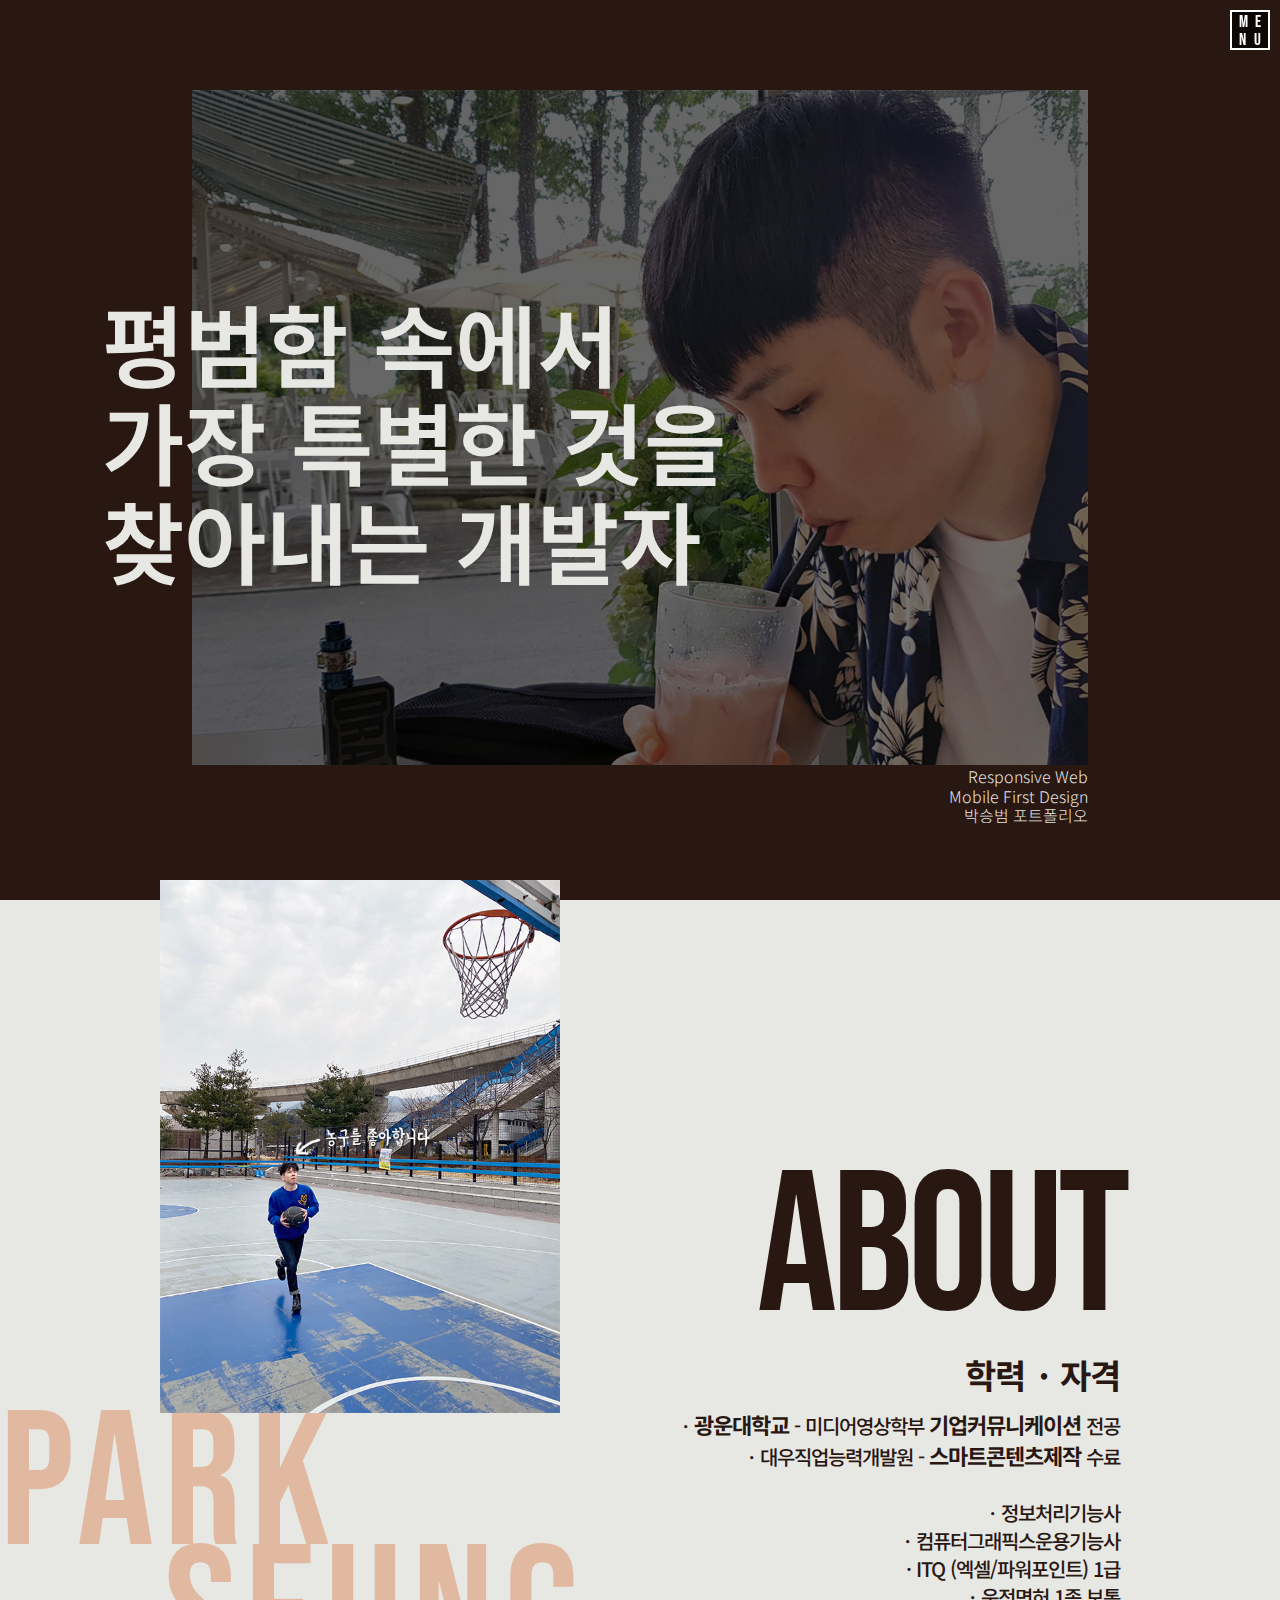
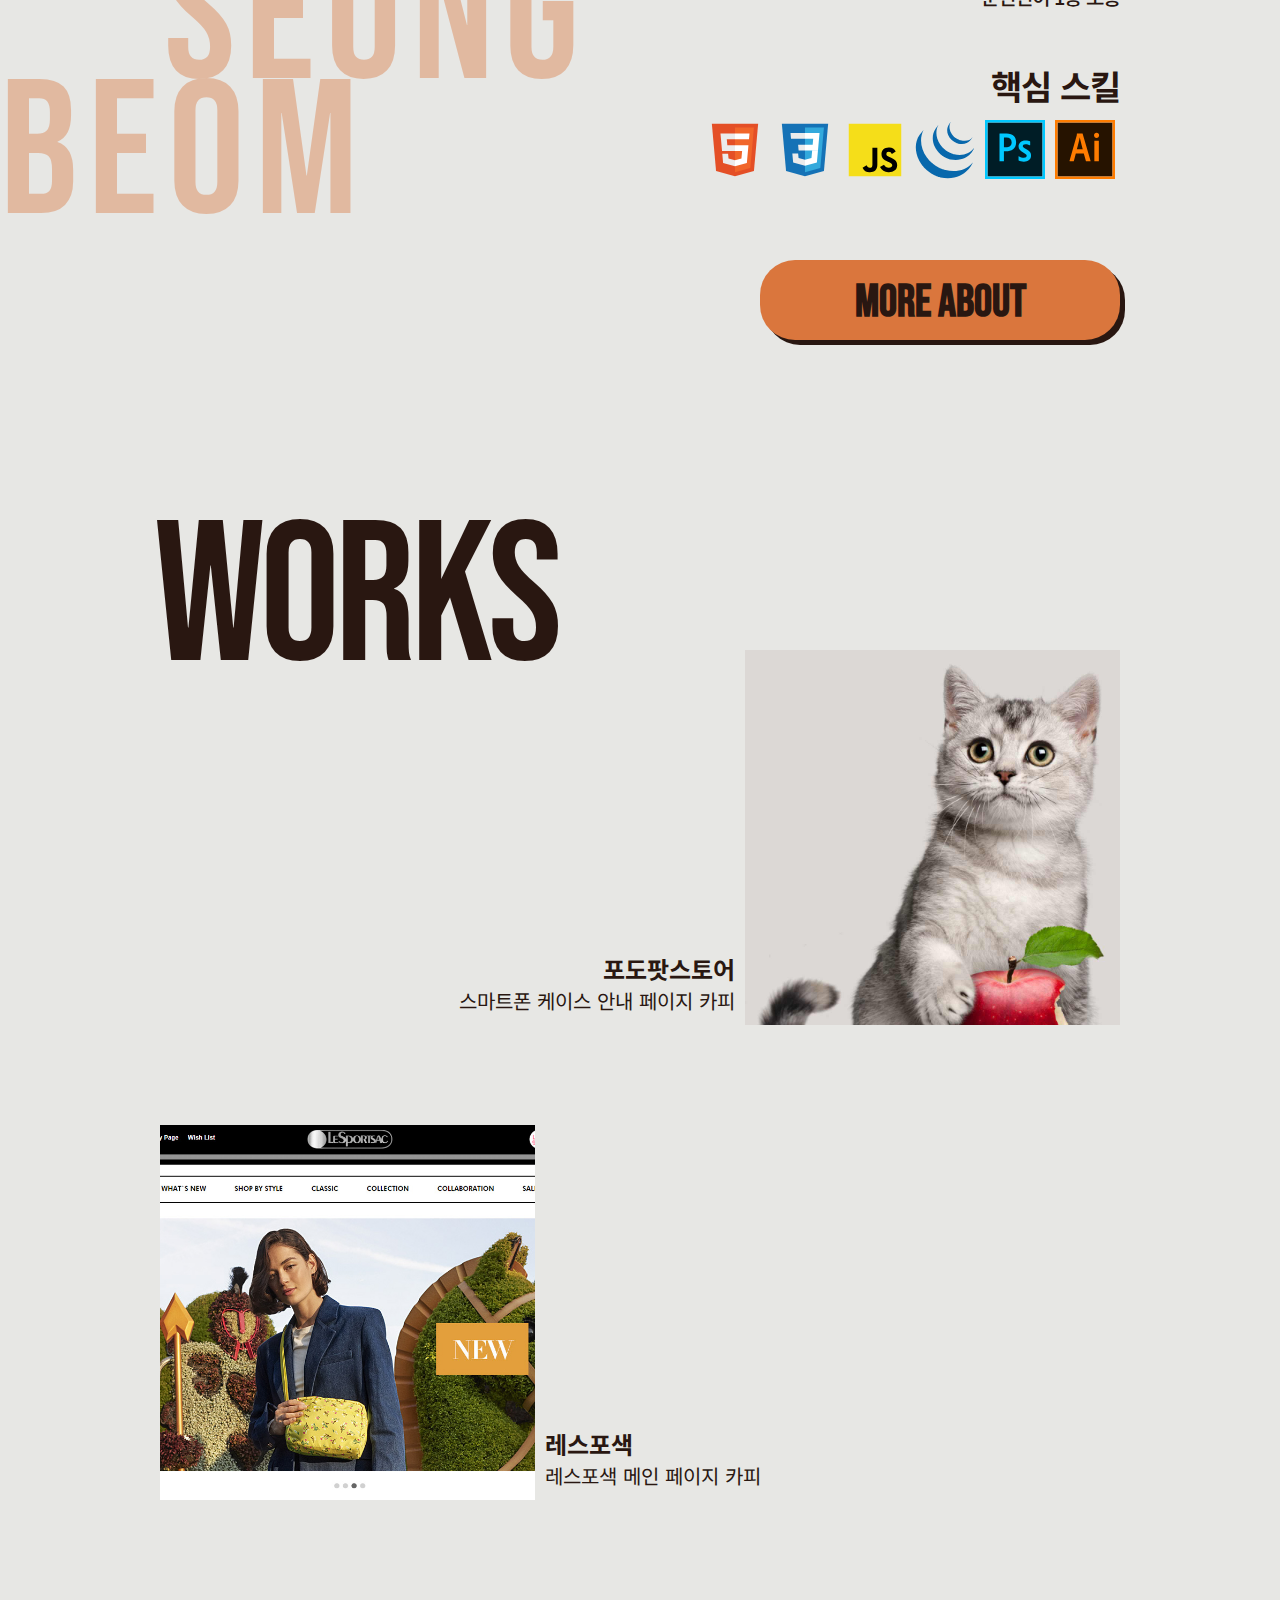
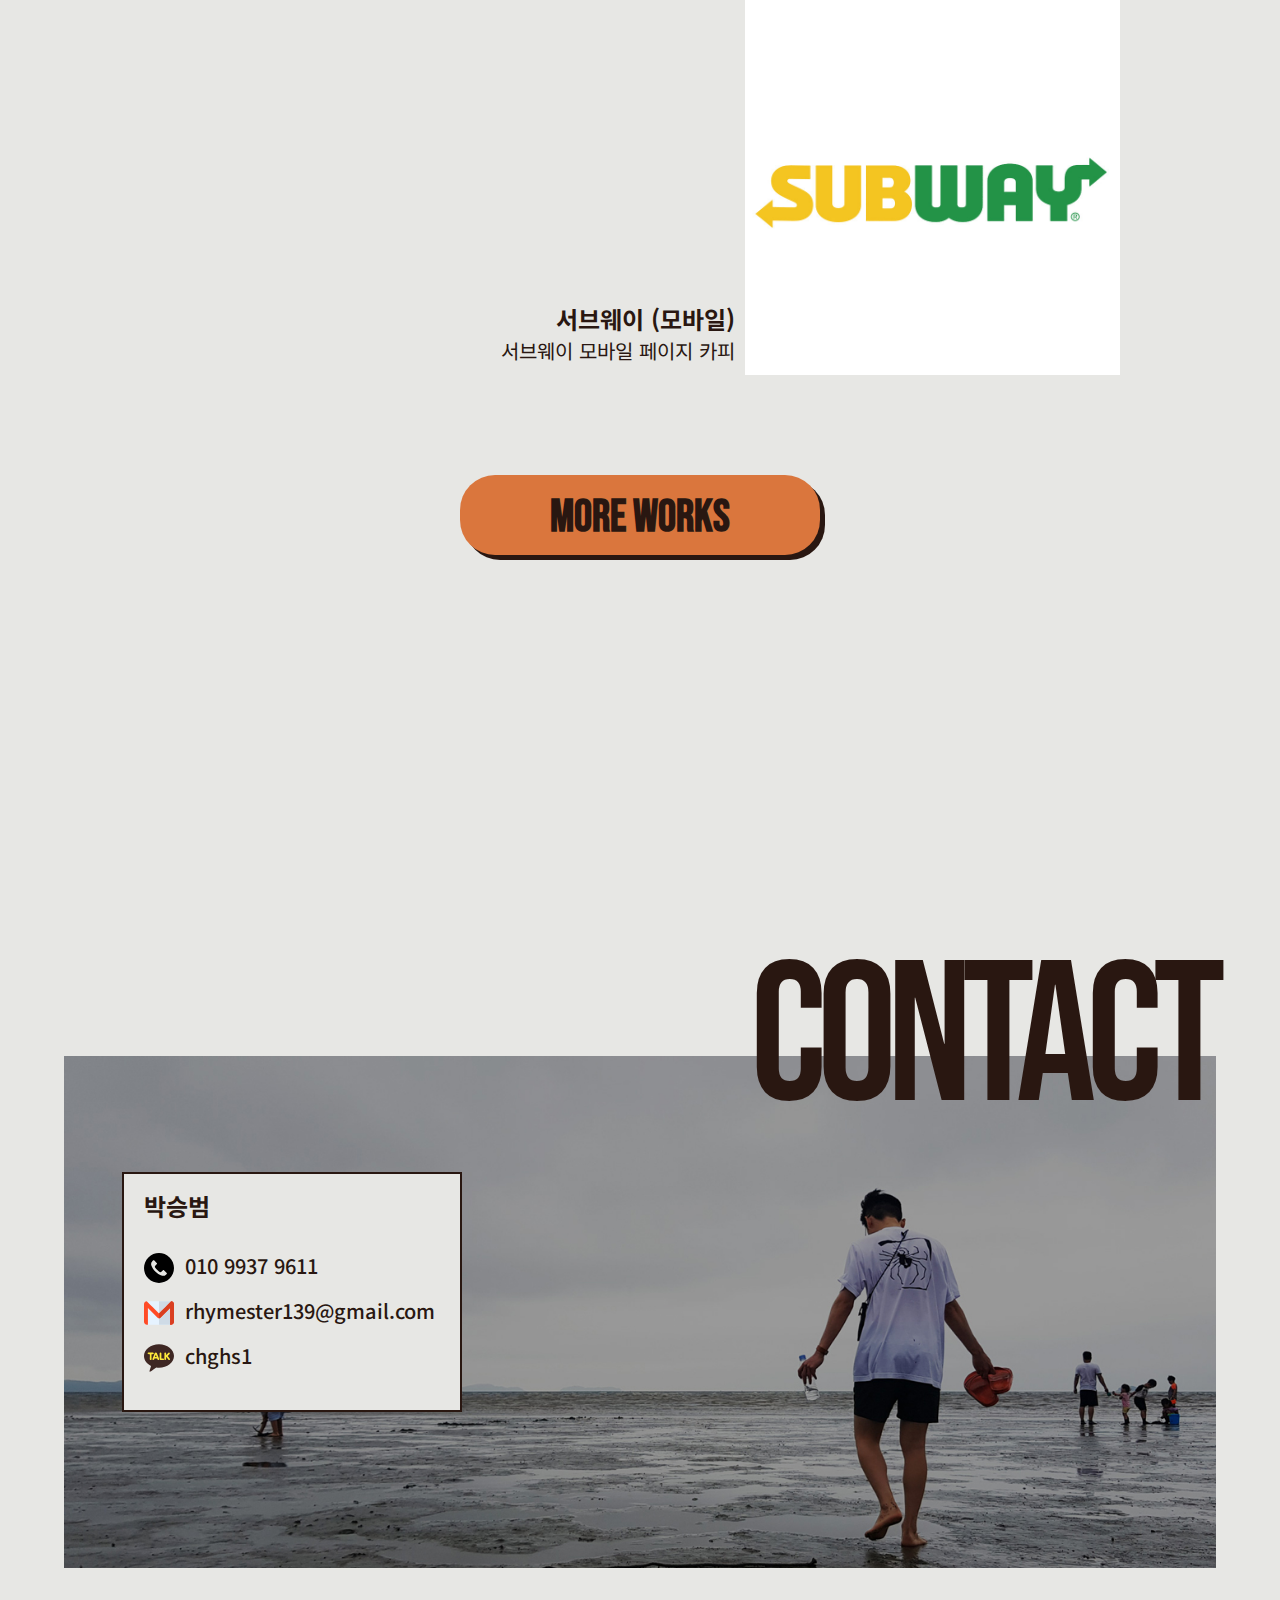
<file: index.html>
<!DOCTYPE html>
<html lang="ko">
<head>
    <meta charset="UTF-8">
    <meta http-equiv="X-UA-Compatible" content="ie=edge">
    <meta name="viewport" content="initial-scale=1.0, minimum-scale=1.0, maximum-scale=1.0, user-scalable=no">
    <meta name="description" content="빙구의 포트폴리오 사이트 입니다">
    <link href="https://fonts.googleapis.com/css?family=Noto+Sans+KR:300,400,500,700|Noto+Serif+KR:400,500,600,700,900&display=swap&subset=korean" rel="stylesheet">
    <link href="https://fonts.googleapis.com/css?family=Bebas+Neue&display=swap" rel="stylesheet">
    <link rel="stylesheet" href="css/reset.css">
    <link rel="stylesheet" href="css/common.css">
    <link rel="stylesheet" href="css/main.css">
    <title>빙구의 포트폴리오 - home</title>

</head>
<body>
    <header id="header">
        <div class="menu">
            <button type="button" class="btn_menu"> 
                <span class="m1">
                    <span>M</span>
                </span>
                <span class="m2">
                    <span>E</span>
                </span>
                <span class="m3">
                    <span>N</span>
                </span>
                <span class="m4">
                    <span>U</span>
                </span>
            </button>
        </div>
        <div class="modal_wrap">
            <div class="modal">
                <nav>
                    <ul>
                        <li><a href="index.html">Home</a></li>
                        <li><a href="about.html">About</a></li>
                        <li><a href="works.html">Works</a></li>
                        <li><a href="index.html#section4" class="menu_contact">Contact</a></li>
                    </ul>
                </nav>
                <p>박승범 포트폴리오<br />
                010 9937 9611<br />
                rhymester139@gmail.com</p>
            </div>
        </div>
    </header>
    <button type="button" class="btn_pageup">
        <img src="icons/arrow-up.svg" alt="">
    </button>

    <section id="section1">
        <div class="s1_inner">
            <div class="s1_cover"></div>
            <h1>
                평범함 속에서<br />
                가장 특별한 것을<br />
                찾아내는 개발자
            </h1>
            <p>
                Responsive Web<br />
                Mobile First Design<br />
                박승범 포트폴리오
            </p>
        </div>
    </section>

    <section id="section2">
        <h2>ABOUT</h2>
        <div class="s2_myname">PARK<br />&nbsp;&nbsp;&nbsp;&nbsp;SEUNG<br />BEOM</div>
        <div class="s2_inner">
            <img src="images/home_about.jpg" alt="about 사진">
            <div class="s2_info"> 
                <div class="info_top">
                    <span>학력 · 자격</span>
                    <p>
                        · <em>광운대학교</em> - 미디어영상학부 <em>기업커뮤니케이션</em> 전공<br />
                        · 대우직업능력개발원 - <em>스마트콘텐츠제작</em> 수료<br /><br />
                        · 정보처리기능사<br />
                        · 컴퓨터그래픽스운용기능사<br />
                        · ITQ (엑셀/파워포인트) 1급<br />
                        · 운전면허 1종 보통
                    </p>
                </div>
                <div class="info_bot">
                    <span>핵심 스킬</span>
                    <ul class="s2_skills">
                        <li class="skill01">Html</li>
                        <li class="skill02">Css</li>
                        <li class="skill03">Javascript</li>
                        <li class="skill04">Jquery</li>
                        <li class="skill05">photoshop</li>
                        <li class="skill06">illustrator</li>
                    </ul>   
                </div>    
                <a href="about.html" class="btn_about">More About</a>     
            </div>
        </div>
    </section>

    <section id="section3">
        <h2>WORKS</h2>
        <div class="s3_inner">
            <div class="s3_works works01">
                <a href="http://rhymester1.cafe24.com/css3/04_grape/index.html" target="_blank">
                    <img src="images/works01.jpg" alt="마이캣">
                </a>
                <div class="works_tit">
                    <h3>포도팟스토어</h3>
                    <p>스마트폰 케이스 안내 페이지 카피</p>
                </div>
            </div>
            <div class="s3_works works02">
                <a href="http://m.rhymester1.cafe24.com/css/19_lesportsac/index.html" target="_blank"> 
                    <img src="images/works04.jpg" alt="레스포색">
                </a>
                <div class="works_tit">
                    <h3>레스포색</h3>
                    <p>레스포색 메인 페이지 카피</p>
                </div>
            </div>
            <div class="s3_works works03">
                <a href="http://rhymester1.cafe24.com/05%20mobile/04_subway/index.html" target="_blank">
                    <img src="images/works03.jpg" alt="서브웨이">
                </a>
                <div class="works_tit">
                    <h3>서브웨이 (모바일)</h3>
                    <p>서브웨이 모바일 페이지 카피</p>
                </div>
            </div>
            <a href="works.html" class="btn_works">More Works</a> 
        </div>
    </section>

    <section id="section4">
        <h2>CONTACT</h2>
        <div class="s4_inner">
            <div class="s4_bg">
                <div class="s4_contact">
                    <p>박승범</p>
                    <ul class="s4_list">
                        <li>
                            <img src="icons/phone.svg" alt="전화번호">
                            <span>010 9937 9611</span>
                        </li>
                        <li>
                            <img src="icons/gmail.svg" alt="지메일">
                            <span>rhymester139@gmail.com</span>
                        </li>
                        <li>
                            <img src="icons/kakao.svg" alt="카카오톡">
                            <span>chghs1</span>
                        </li>
                    </ul>
                </div>
            </div>
        </div>
    </section>

    <footer id="footer">

    </footer>
    
    <script src="js/common.js"></script>
</body>
</html>
</file>
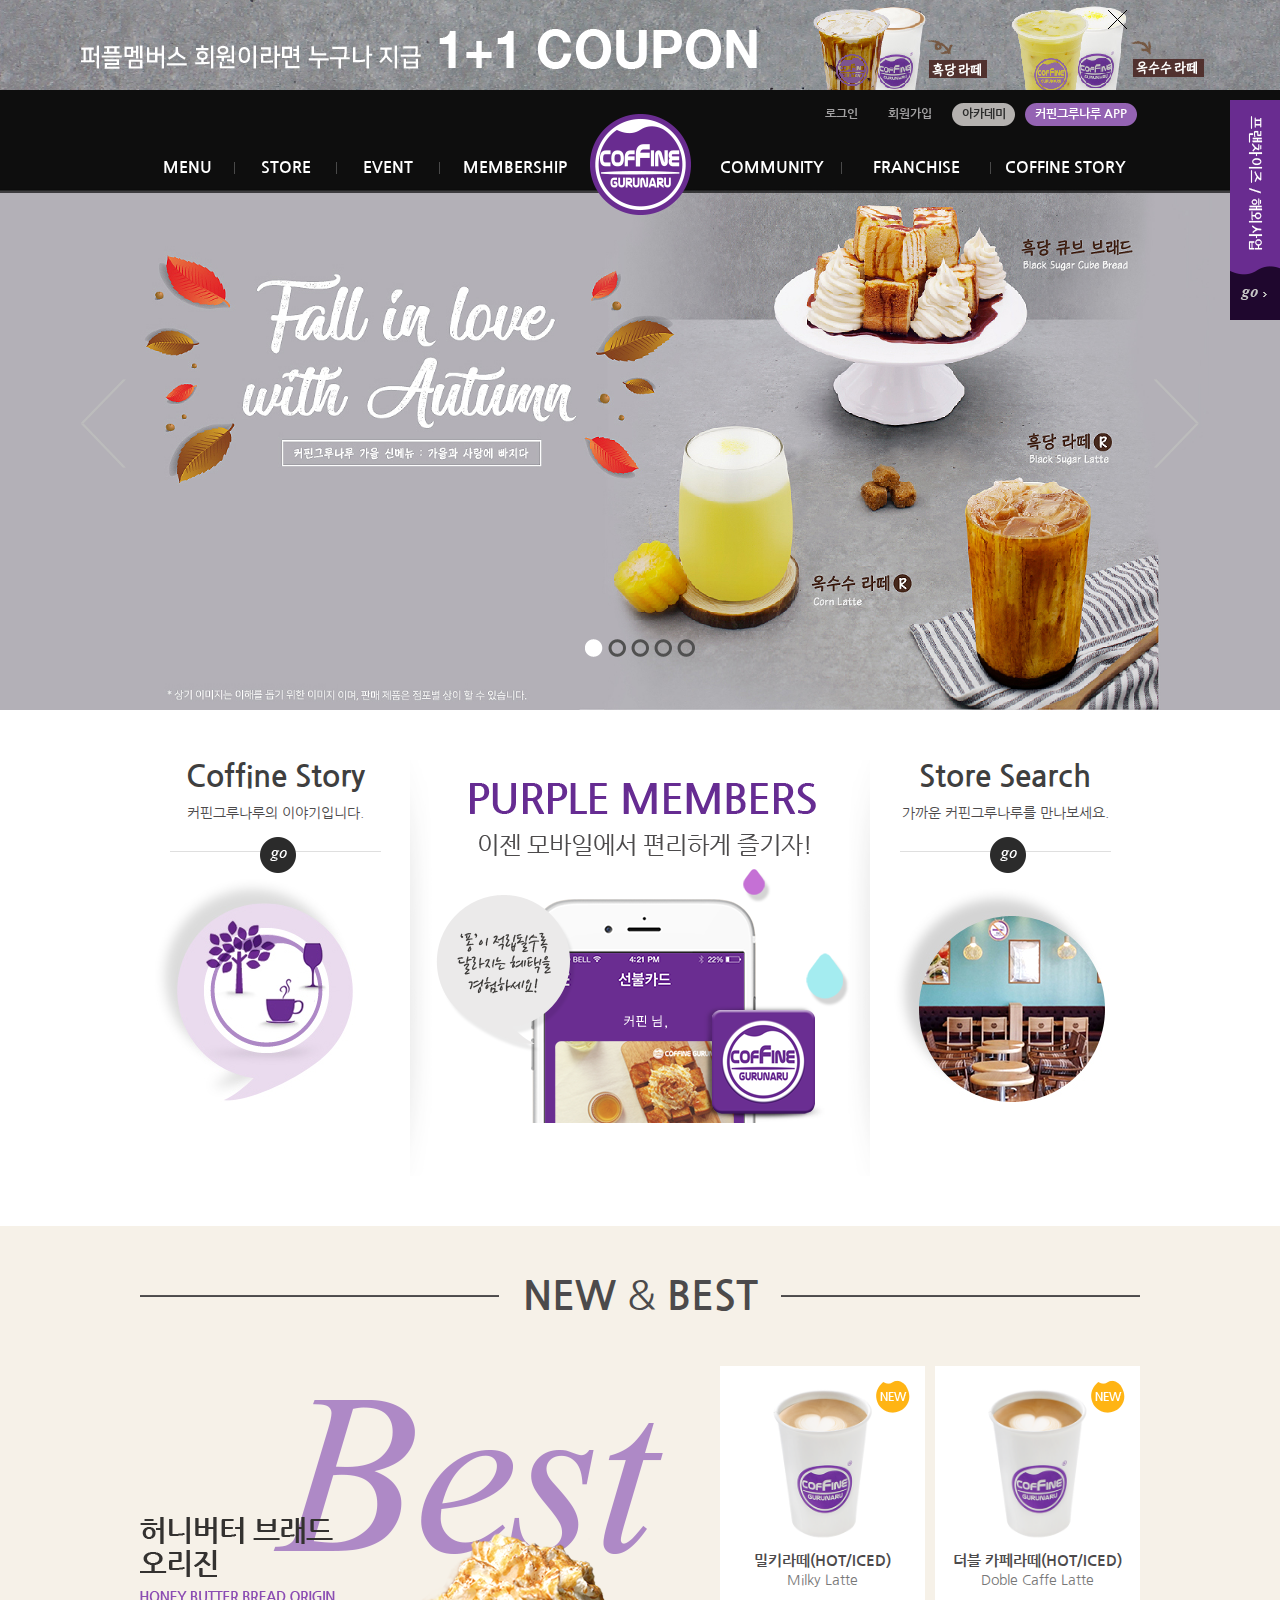
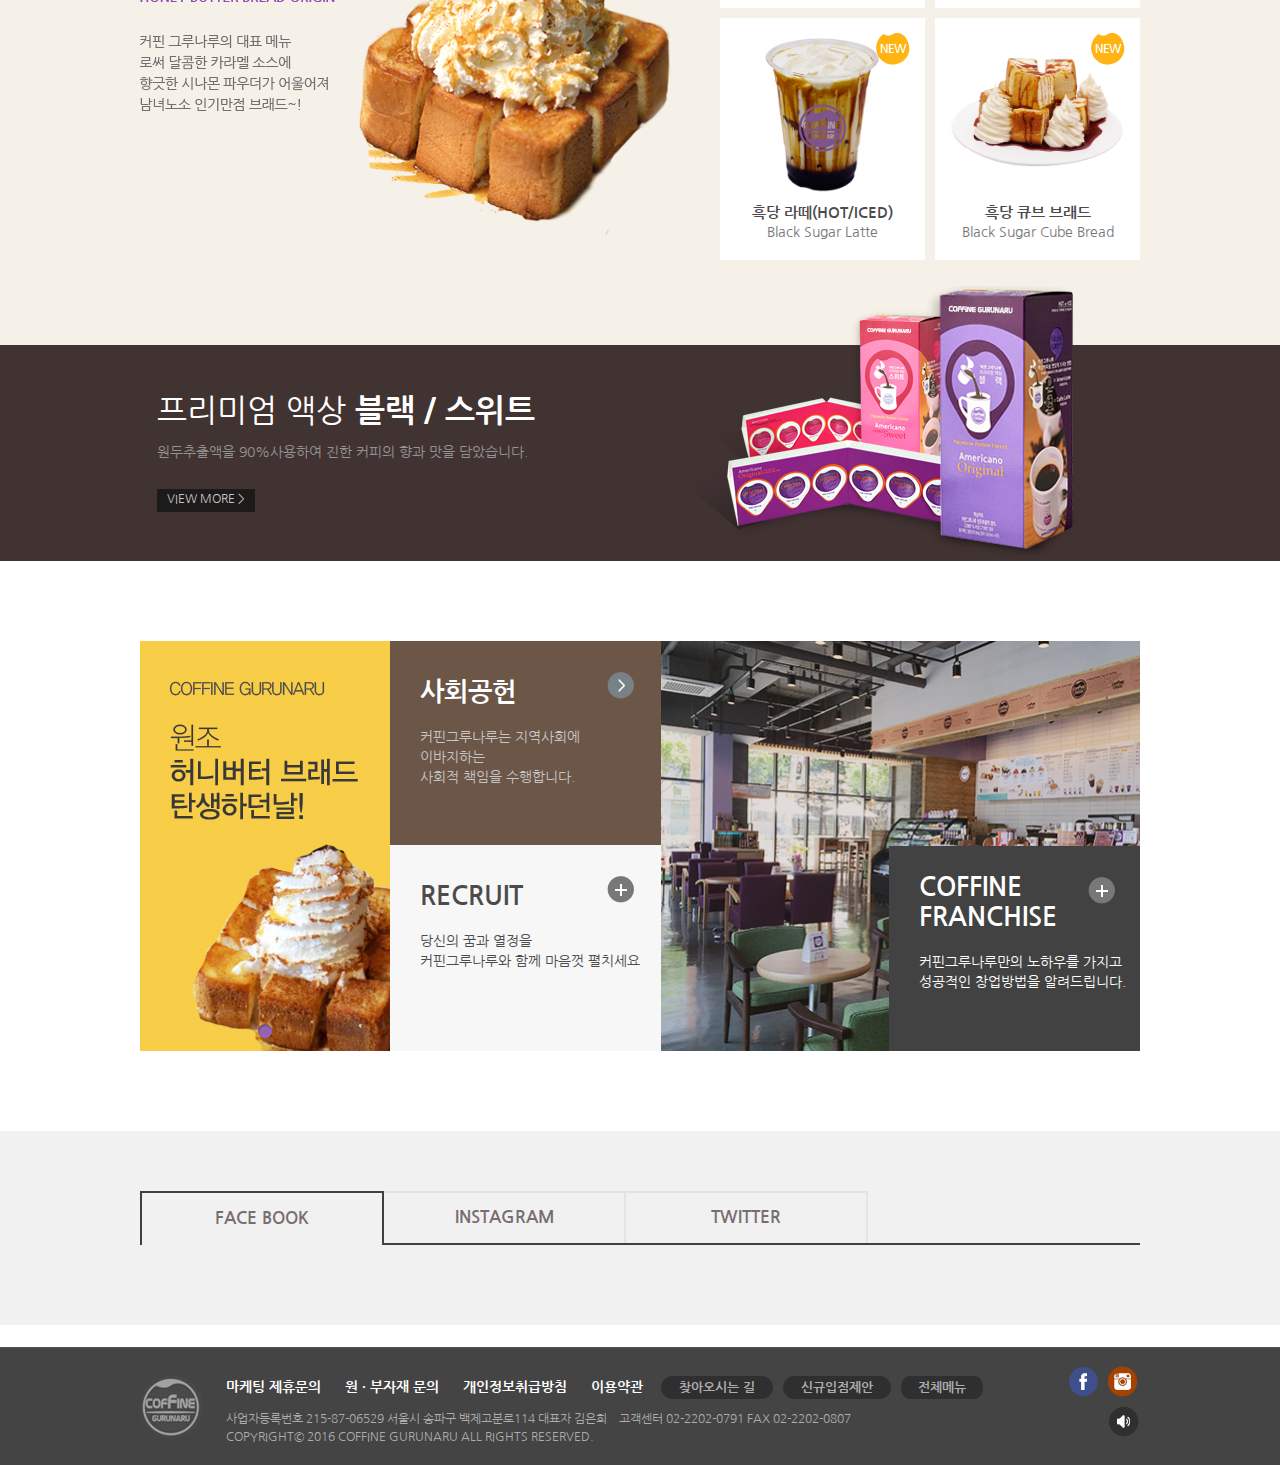
<file: 작업물모음/coffinegurunaru/index.html>
<!DOCTYPE html>
<html lang="ko">

<head>
    <title>커핀그루나루</title>
    <meta charset="UTF-8">
    <meta name="viewport" content="width=device-width,initial-scale=1.0,minimum-scale=1.0,maximum-scale=1.0,user-scalable=no">
    <meta http-equiv="X-UA-Compatible" content="ie=edge">
    <link href="https://fonts.googleapis.com/css?family=Nanum+Gothic:400,700,800&display=swap&subset=korean" rel="stylesheet">
    <link href="https://fonts.googleapis.com/css?family=Noto+Sans+KR:100,300,400,500,700,900&display=swap" rel="stylesheet">
    <link rel="stylesheet" href="css/reset.css">
    <link rel="stylesheet" href="css/main.css">
    <link rel="stylesheet" href="css/slick.css">
    <link rel="shortcut icon" href="images/favicon.ico" type="image/x-icon" />
    <link rel="icon" href="images/favicon.ico" type="image/x-icon" />


</head>

<body>
    <div class="side_banner01">
        <a href="javascript"><img src="images/btn_franchise_go.gif" alt=""></a>
    </div>
    <div class="side_banner02">
        <div class="side_banner02_inner">
            <h3>개설문의</h3>
            <p>010 - 4874 - 2900</p>
            <form action="">
                <fieldset>
                    <legend>개설문의</legend>
                    <div class="side_ban_text">
                        <input type="text" placeholder="이름">
                        <input type="text" placeholder="연락처 (-없이 입력)">
                        <textarea name="" id="" cols="30" rows="10" placeholder="문의"></textarea>
                    </div>
                    <div class="policy">
                        <label for="info" style="cursor:pointer">개인정보처리방침</label><input type="checkbox" id="info" class="side_info"/>
                    </div>
                        <a href="javascript:;">[자세히보기]</a>

                    <button type="submit">보내기</button>
                </fieldset>
            </form>
        </div>
        <button type"button" class="side_banner02_top">TOP</button>
    </div>
    <div id="top_banner">
        <div class="t_b_inner">
            <a href="#">
                <button type="button" class="btn_close">닫기</button>
            </a>
        </div>
    </div>
    <div id="header">
        <h1><a href="index.html">커핀그루나루로고</a></h1>
        <div class="h_wrap">
            <div class="h_inner">
                <ul class="util">
                    <li class="util_1"><a href="#">로그인</a></li>
                    <li class="util_2"><a href="#">회원가입</a></li>
                    <li class="util_3"><a href="#">아카데미</a></li>
                    <li class="util_4"><a href="#">커핀그루나루 APP</a></li>
                </ul>
                <ul class="gnb">
                    <li class='m1'>
                        <a href="#">MENU</a>
                        <ul class="depth2">
                            <li><a href="#">New & Best</a></li>
                            <li><a href="#">Theme Menu</a></li>
                            <li><a href="#">Coffee</a></li>
                            <li><a href="#">Tea & Beverage</a></li>
                            <li><a href="#">Wine</a></li>
                            <li><a href="#">Dessert</a></li>
                            <li><a href="#">MD</a></li>
                        </ul>
                    </li>
                    <li class='m2'>
                        <a href="#">STORE</a>
                        <ul class="depth2">
                            <li><a href="#">매장찾기</a></li>
                            <li><a href="#">신규매장</a></li>
                        </ul>
                    </li>
                    <li class='m3'>
                        <a href="#">EVENT</a>
                        <ul class="depth2">
                            <li><a href="#">진행중인 이벤트</a></li>
                            <li><a href="#">종료된 이벤트</a></li>
                            <li><a href="#">당첨자 발표</a></li>
                        </ul>
                    </li>
                    <li class='m4'>
                        <a href="#">MEMBERSHIP</a>
                        <ul class="depth2">
                            <li><a href="#">퍼플멤버스 소개</a></li>
                            <li><a href="#">퍼플멤버스 혜택</a></li>
                            <li><a href="#">퍼플멤버스 충전형
                                    <br>/기프트 카드</a></li>
                            <li><a href="#">자주 묻는 질문</a></li>
                        </ul>
                    </li>
                    <li class='m5'>
                        <a href="#">COMMUNITY</a>
                        <ul class="depth2">
                            <li><a href="#">새소식</a></li>
                            <li><a href="#">자주 묻는 질문</a></li>
                            <li><a href="#">고객의 소리</a></li>
                        </ul>
                    </li>
                    <li class='m6'>
                        <a href="#">FRANCHISE</a>
                        <ul class="depth2">
                            <li><a href="#">가맹안내</a></li>
                            <li><a href="#">투자비용</a></li>
                            <li><a href="#">인테리어</a></li>
                            <li><a href="#">자주 묻는 질문</a></li>
                            <li><a href="#">개설문의</a></li>
                            <li><a href="#">지원 제도</a></li>
                            <li><a href="#">해외 사업</a></li>
                            <li><a href="#">점주광장</a></li>
                        </ul>
                    </li>
                    <li class='m7'>
                        <a href="#">COFFINE STORY</a>
                        <ul class="depth2">
                            <li><a href="#">커핀그루나루 소개</a></li>
                            <li><a href="#">Coffee + Wine</a></li>
                            <li><a href="#">메뉴 스토리</a></li>
                            <li><a href="#">광고자료</a></li>
                            <li><a href="#">글로벌 브랜드</a></li>
                            <li><a href="#">사회공헌</a></li>
                            <li><a href="#">채용정보</a></li>
                            <li><a href="#">찾아오시는 길</a></li>
                        </ul>
                    </li>
                </ul>
            </div>
        </div>
    </div>
    <div id="main">
        <div class="visual">
            <div class="box1"><a href="#"></a></div>
            <div class="box2"><a href="#"></a></div>
            <div class="box3"><a href="#"></a></div>
            <div class="box4"><a href="#"></a></div>
            <div class="box5"><a href="#"></a></div>
        </div>
    </div>
    <section>
        <div class="section1">
            <div class="s1_inner">
                <ul class="s1_contents">
                    <li>
                        <h3>Coffine Story</h3>
                        <p>커핀그루나루의 이야기입니다.</p>
                        <a href="javascript:;"><img src="images/btn_main_intro_go.gif" alt=""></a>
                        <img src="images/main_intro_img1.jpg" alt="">
                    </li>
                    <li>
                        <a href="javascript:;">
                            <img src="images/mnUo8ZWBcivL4sIg_20160126.png" alt="">
                        </a>
                    </li>
                    <li>
                        <h3>Store Search</h3>
                        <p>가까운 커핀그루나루를 만나보세요.</p>
                        <a href="javascript:;"><img src="images/btn_main_intro_go.gif" alt=""></a>
                        <img src="images/main_intro_img2.jpg" alt="">
                    </li>
                </ul>
            </div>
        </div>

        <!-- 섹션 2 시작 -->
        <div class="section2">
            <div class="s2_inner">
                <h3>NEW <span>&</span> BEST</h3>
                <div class="s2_contents">
                    <div class="s2_con_left">
                        <a href="javascript:;"><img src="images/A5hfEBtSKR9TzJ7O_20160122.png" alt=""></a>
                    </div>
                    <div class="s2_con_right">
                        <ul class="new_item">
                            <li>
                                <a href="javascript:;">
                                    <img src="images/main_menu_ico_new.png" alt="">
                                    <img src="images/3R5aAkGTQil9JyHc_20191126.png" alt="">
                                    <h4>밀키라떼(HOT/ICED)</h4>
                                    <p>Milky Latte</p>
                                </a>
                            </li>
                            <li>
                                <a href="javascript:;">
                                    <img src="images/main_menu_ico_new.png" alt="">
                                    <img src="images/wQsamc3xWPUH1ypo_20191126.png" alt="">
                                    <h4>더블 카페라떼(HOT/ICED)</h4>
                                    <p>Doble Caffe Latte</p>
                                </a>
                            </li>
                            <li>
                                <a href="javascript:;">
                                    <img src="images/main_menu_ico_new.png" alt="">
                                    <img src="images/XbD4nSmPvu5EhwCK_20191002.png" alt="">
                                    <h4>흑당 라떼(HOT/ICED)</h4>
                                    <p>Black Sugar Latte</p>
                                </a>
                            </li>
                            <li>
                                <a href="javascript:;">
                                    <img src="images/main_menu_ico_new.png" alt="">
                                    <img src="images/w796Z1dCKSnkJGe0_20191002.png" alt="">
                                    <h4>흑당 큐브 브래드</h4>
                                    <p>Black Sugar Cube Bread</p>
                                </a>
                            </li>
                        </ul>
                    </div>
                </div>
            </div>
        </div>

        <!-- 섹션 3 시작 -->
        <div class="section3">
            <div class="s3_inner">
                <div class="s3_tit">
                    <h3>프리미엄 액상 <span>블랙 / 스위트</span></h3>
                    <p>원두추출액을 90%사용하여 진한 커피의 향과 맛을 담았습니다.</p>
                    <a href="javascript:;">VIEW MORE ></a>
                </div>
                <img src="images/main_menu_banner_img.png" alt="">
            </div>
        </div>

        <!-- 섹션 4 시작 -->
        <div class="section4">
            <div class="s4_inner">
                <div class="s4_slide">
                    <a href="javascript:;"><img src="images/CaYidjnEzb5qtJMk_20160126.jpg" alt=""></a>
                    <a href="javascript:;"><img src="images/CaYidjnEzb5qtJMk_20160126.jpg" alt=""></a>
                </div>
                <ul class="s4_banner">
                    <li>
                        <a href="javascript:;" class="s4_b_01">
                            <h3>사회공헌</h3>
                            <p>커핀그루나루는 지역사회에<br>이바지하는<br>사회적 책임을 수행합니다.</p>
                            <img src="images/btn_main_article_type1.png" alt="">
                        </a>
                        <a href="javascript:;" class="s4_b_02">
                            <h3>RECRUIT</h3>
                            <p>당신의 꿈과 열정을<br>커핀그루나루와 함께 마음껏 펼치세요</p>
                            <img src="images/btn_main_article_type2.png" alt="">
                        </a>
                    </li>
                    <li>
                        <a href="javascript:;" class="s4_b_03">
                            <h3>COFFINE<br>FRANCHISE</h3>
                            <p>커핀그루나루만의 노하우를 가지고<br>성공적인 창업방법을 알려드립니다.</p>
                            <img src="images/btn_main_article_type2.png" alt="">
                        </a>
                    </li>
                </ul>
            </div>
        </div>

        <!-- 섹션 5 시작 -->
        <div class="section5">
            <div class="s5_inner">
                <ul class="s5_sns">
                    <li class="on"><a href="javascript:;">FACE BOOK</a></li>
                    <li><a href="javascript:;">INSTAGRAM</a></li>
                    <li><a href="javascript:;">TWITTER</a></li>
                </ul>
            </div>
        </div>
    </section>
    <footer>
        <div id="footer">
            <div class="f_inner">
                <h2><img src="images/ft_logo.gif" alt=""></h2>
                <div class="f_inner01">
                    <ul class="f_gnb">
                        <li><a href="javascript:;">마케팅 제휴문의</a></li>
                        <li><a href="javascript:;">원 · 부자재 문의</a></li>
                        <li><a href="javascript:;">개인정보취급방침</a></li>
                        <li><a href="javascript:;">이용약관</a></li>
                        <li class="f_gnb01 f_icon"><a href="javascript:;">찾아오시는 길</a></li>
                        <li class="f_gnb02 f_icon"><a href="javascript:;">신규입점제안</a></li>
                        <li class="f_gnb03 f_icon"><a href="javascript:;">전체메뉴</a></li>
                    </ul>
                    <address>사업자등록번호 215-87-06529 서울시 송파구 백제고분로114 대표자 김은희&nbsp;&nbsp;&nbsp;&nbsp;고객센터 02-2202-0791 FAX 02-2202-0807</address>
                    <p>COPYRIGHT© 2016 COFFINE GURUNARU ALL RIGHTS RESERVED.</p>
                </div>
                <div class="f_inner02">
                    <div class="f_sns">
                        <a href="javascript:;"><img src="images/ft_sns_facebook.png" alt=""></a>
                        <a href="javascript:;"><img src="images/ft_sns_instagram.png" alt=""></a>
                    </div>
                    <div class="f_sound">
                        <a href="javascript:;"><img src="images/ft_speaker.png" alt=""></a>
                    </div>
                </div>
            </div>
        </div>
    </footer>
<script src='js/jquery-3.4.0.min.js'></script>
<script src='js/slick.js'></script>
<script src='js/main.js'></script>
</body>

</html>
</file>
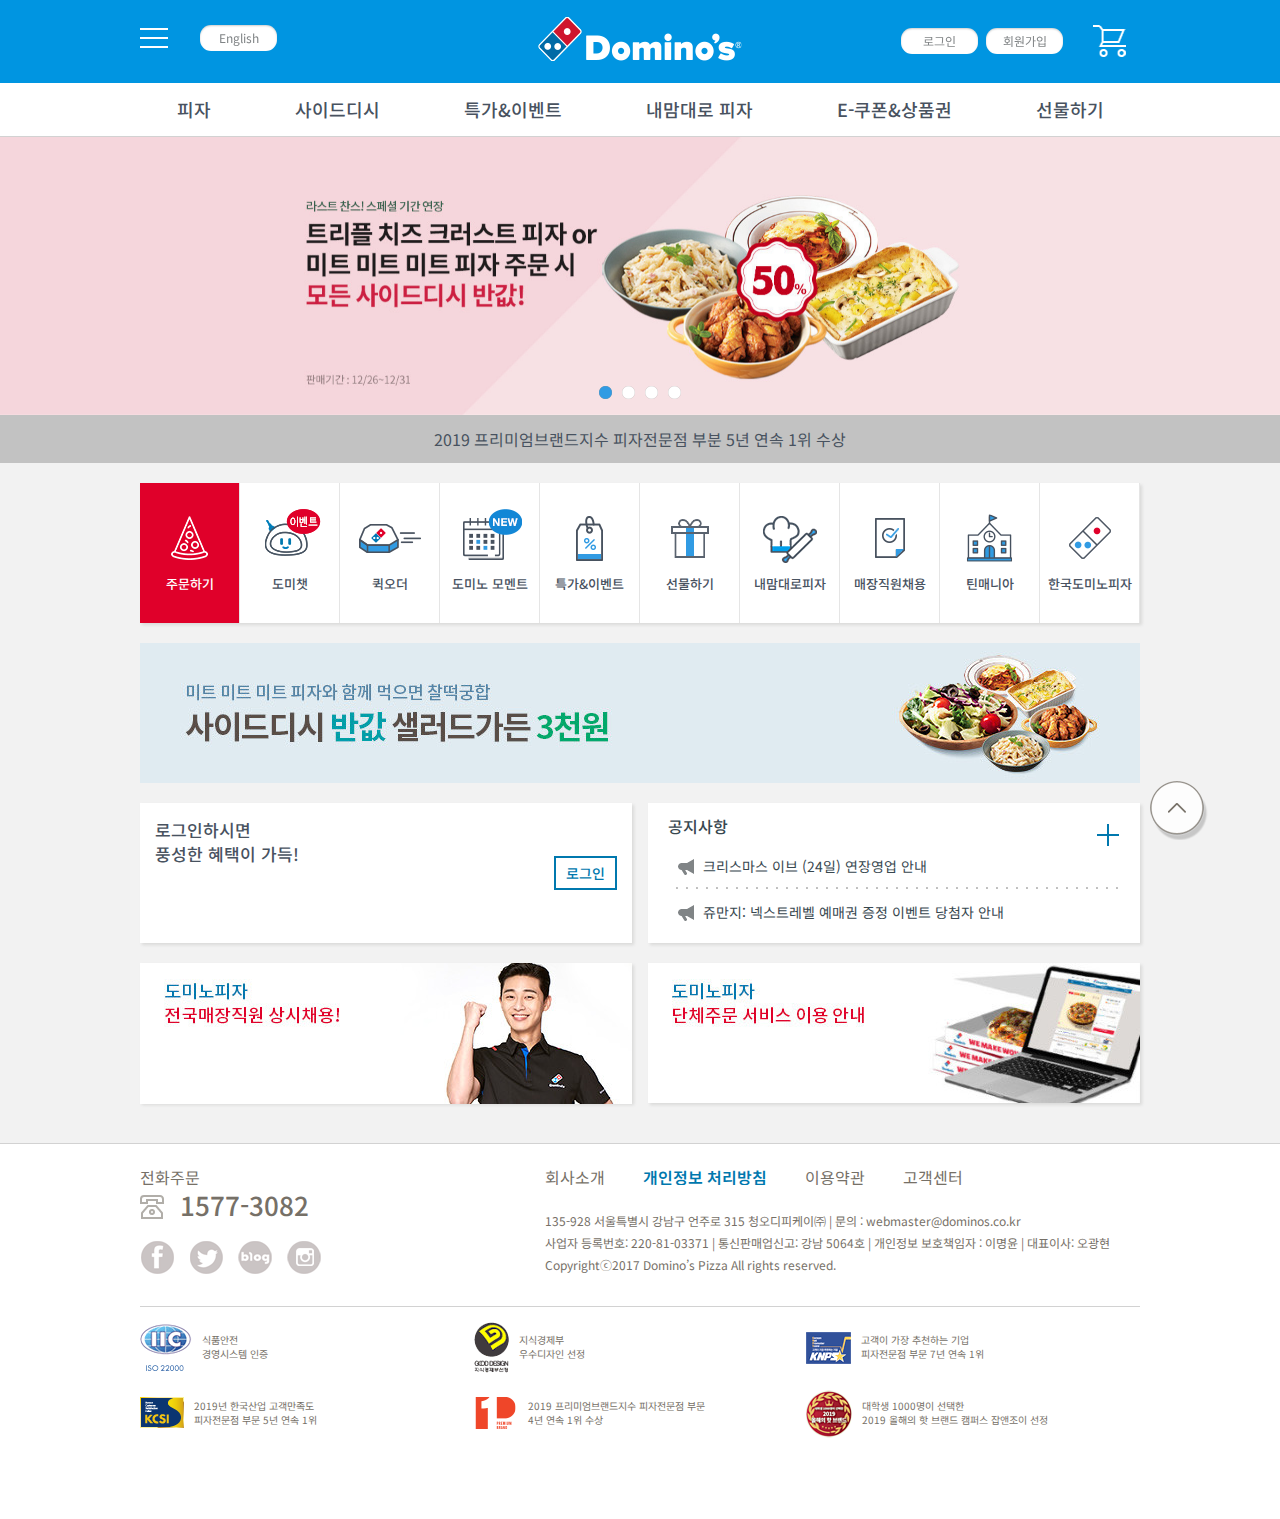
<file: 작업물모음/Domino's/index.html>
<!DOCTYPE html>
<html lang="ko">
<head>
    <meta charset="UTF-8">
    <meta name="viewport" content="width=device-width, initial-scale=1.0">
    <meta name="viewport" content="width=1000">
    <meta http-equiv="X-UA-Compatible" content="ie=edge">
    <title>도미노피자 - 당신의 인생에 완벽한 한끼! Life Food, Dominos</title>
    <link rel="stylesheet" href="css/reset.css">
	<link href="https://fonts.googleapis.com/css?family=Noto+Sans+KR:100,300,400,500,700,900&display=swap" rel="stylesheet">
	<link rel="shortcut icon" href="images/favicon.ico">
    <link rel="stylesheet" href="css/main.css">
    <link rel="stylesheet" href="css/slick.css">
    <script src='js/jquery-3.4.0.min.js'></script>
    <script src='js/slick.js'></script>
    <script src='js/main.js'></script>
</head>
<body>
    <!-- 헤더시작 -->
    <header>
        <div id="header">
            <!-- 헤더 탑 -->
            <div class="h_top">
                <div class="h_top_inner">
                    <div class="all_menu">
                        <a href="javascript:;">All menu</a>

                    </div>
                    <div class="lang">
                        <a href="javascript:;">English</a>
                    </div>
                    <h1>
                        <a href="javascript:;">도미노피자 로고</a>
                    </h1>
                    <div class="user_log">
                        <a href="javascript:;" class="log">로그인</a>
                        <a href="javascript:;" class="log join">회원가입</a>
                        <a href="javascript:;" class="cart">쇼핑카트</a>
                    </div>
                </div>
                <div class="a_menu_bg">
                    <div class="a_menu_inner">
                        <ul class="all_gnb">
                            <li><a href="javascript:;">피자</a>
                                <ul class="all_depth2">
                                    <li><a href="javascript:;">피자</a></li>
                                </ul>
                            </li>
                            <li><a href="javascript:;">사이드디시</a>
                                <ul class="all_depth2">
                                    <li><a href="javascript:;">사이드디시</a></li>
                                    <li><a href="javascript:;">음료</a></li>
                                    <li><a href="javascript:;">피클&소스</a></li>
                                </ul>
                            </li>
                            <li><a href="javascript:;">특가&이벤트</a>
                                <ul class="all_depth2">
                                    <li><a href="javascript:;">특가메뉴</a></li>
                                    <li><a href="javascript:;">이벤트</a></li>
                                    <li><a href="javascript:;">매니아 혜택</a></li>
                                    <li><a href="javascript:;">할인&제휴</a></li>
                                </ul>
                            </li>
                            <li><a href="javascript:;">내맘대로 피자</a>
                                <ul class="all_depth2">
                                    <li><a href="javascript:;">하프&하프</a></li>
                                    <li><a href="javascript:;">마이키친 '투토핑피자'</a></li>
                                    <li><a href="javascript:;">마이 키친</a></li>
                                    <li><a href="javascript:;">도미노 모멘트</a></li>
                                    <li><a href="javascript:;">추가 토핑 안내</a></li>
                                </ul>
                            </li>
                            <li><a href="javascript:;">E-쿠폰&상품권</a>
                                <ul class="all_depth2">
                                    <li><a href="javascript:;">E-쿠폰</a></li>
                                    <li><a href="javascript:;">상품권</a></li>
                                </ul>
                            </li>
                            <li><a href="javascript:;">선물하기</a>
                                <ul class="all_depth2">
                                    <li><a href="javascript:;">전체</a></li>
                                    <li><a href="javascript:;">지류상품권</a></li>
                                    <li><a href="javascript:;">모바일 상품권</a></li>
                                </ul>
                            </li>
                            <li><a href="javascript:;">매장찾기</a>
                                <ul class="all_depth2">
                                    <li><a href="javascript:;">매장찾기</a></li>
                                </ul>
                            </li>
                            <li><a href="javascript:;">퀵 오더</a>
                                <ul class="all_depth2">
                                    <li><a href="javascript:;">퀵 오더 설정</a></li>
                                </ul>
                            </li>
                            <li><a href="javascript:;">고객센터</a>
                                <ul class="all_depth2">
                                    <li><a href="javascript:;">FAQ</a></li>
                                    <li><a href="javascript:;">온라인 신문고</a></li>
                                </ul>
                            </li>
                            <li><a href="javascript:;">공지사항</a>
                                <ul class="all_depth2">
                                    <li><a href="javascript:;">도미노 뉴스</a></li>
                                    <li><a href="javascript:;">Press</a></li>
                                </ul>
                            </li>
                            <li><a href="javascript:;">회사소개</a>
                                <ul class="all_depth2">
                                    <li><a href="javascript:;">한국도미노피자</a></li>
                                    <li><a href="javascript:;">광고갤러리</a></li>
                                    <li><a href="javascript:;">사회공헌활동</a></li>
                                    <li><a href="javascript:;">가맹점 모집</a></li>
                                    <li><a href="javascript:;">인재채용</a></li>
                                </ul>
                            </li>
                            <li><a href="javascript:;">DomiChat</a>
                                <ul class="all_depth2">
                                    <li><a href="javascript:;">DomiChat이란?</a></li>
                                </ul>
                            </li>
                        </ul>
                    </div>
                </div>
            </div>
            <!-- 헤더 봇 -->
            <div class="h_bot_wrap">
                <div class="h_bot">
                    <div class="h_bot_inner">
                        <ul class="gnb">
                            <li>
                                <a href="javascript:;">피자</a>
                                <ul class="depth2">
                                    <li><a href="javascript:;">피자</a></li>
                                </ul>
                            </li>
                            <li>
                                <a href="javascript:;">사이드디시</a>
                                <ul class="depth2">
                                    <li><a href="javascript:;">사이드디시</a></li>
                                    <li><a href="javascript:;">음료</a></li>
                                    <li><a href="javascript:;">피클&소스</a></li>
                                </ul>
                            </li>
                            <li>
                                <a href="javascript:;">특가&이벤트</a>
                                <ul class="depth2">
                                    <li><a href="javascript:;">특가메뉴</a></li>
                                    <li><a href="javascript:;">이벤트</a></li>
                                    <li><a href="javascript:;">매니아 혜택</a></li>
                                    <li><a href="javascript:;">할인&제휴</a></li>
                                </ul>
                            </li>
                            <li>
                                <a href="javascript:;">내맘대로 피자</a>
                                <ul class="depth2">
                                    <li><a href="javascript:;">하프&하프</a></li>
                                    <li><a href="javascript:;">마이키친 ‘투토핑피자’</a></li>
                                    <li><a href="javascript:;">마이 키친</a></li>
                                    <li><a href="javascript:;">도미노 모멘트</a></li>
                                </ul>
                            </li>
                            <li>
                                <a href="javascript:;">E-쿠폰&상품권</a>
                                <ul class="depth2">
                                    <li><a href="javascript:;">E-쿠폰</a></li>
                                    <li><a href="javascript:;">상품권</a></li>
                                </ul>
                            </li>
                            <li>
                                <a href="javascript:;">선물하기</a>
                                <ul class="depth2">
                                    <li><a href="javascript:;">전체</a></li>
                                    <li><a href="javascript:;">지류상품권</a></li>
                                    <li><a href="javascript:;">모바일상품권</a></li>
                                </ul>
                            </li>
                        </ul>
                    </div>
                </div>
            </div>
        </div>
    </header>
    <!-- 헤더 종료 -->
    <nav></nav>
    <section>
        <div id="main">
            <div class="visual">
                <img src="images/main01.jpg" alt="메인이미지1">
                <img src="images/main02.jpg" alt="메인이미지2">
                <img src="images/main03.jpg" alt="메인이미지3">
                <img src="images/main04.jpg" alt="메인이미지4">
            </div>
            <div class="main_txt">
                <p>2019 프리미엄브랜드지수 피자전문점 부분 5년 연속 1위 수상</p>
            </div>
            <div class="section1">
                <div class="s1_inner">
                    <ul class="quick_icon">
                        <li><a href="javascript:;">
                            <img src="images/main_order.png" alt="">
                            <p>주문하기</p>
                        </a>
                        </li>
                        <li><a href="javascript:;">
                            <img src="images/main_domichat.png" alt="">
                            <p>도미챗</p>
                        </a>
                        </li>
                        <li><a href="javascript:;">
                            <img src="images/main_quick_order.png" alt="">
                            <p>퀵오더</p>
                        </a>
                        </li>
                        <li><a href="javascript:;">
                            <img src="images/main_domino_moment_w.png" alt="">
                            <p>도미노 모멘트</p>
                        </a>
                        </li>
                        <li><a href="javascript:;">
                            <img src="images/main_set_event.png" alt="">
                            <p>특가&이벤트</p>
                        </a>
                        </li>
                        <li><a href="javascript:;">
                            <img src="images/main_present.png" alt="">
                            <p>선물하기</p>
                        </a>
                        </li>
                        <li><a href="javascript:;">
                            <img src="images/main_mykitchen.png" alt="">
                            <p>내맘대로피자</p>
                        </a>
                        </li>
                        <li><a href="javascript:;">
                            <img src="images/main_recruit.png" alt="">
                            <p>매장직원채용</p>
                        </a>
                        </li>
                        <li><a href="javascript:;">
                            <img src="images/main_teen_mania.png" alt="">
                            <p>틴매니아</p>
                        </a>
                        </li>
                        <li><a href="javascript:;">
                            <img src="images/main_domino.png" alt="">
                            <p>한국도미노피자</p>
                        </a>
                        </li>
                    </ul>
                    <a href="javascript:;" class="s1_banner">배너광고</a>
                    <div class="s1_notice">
                        <div class="notice01">
                            <p>로그인하시면<br>풍성한 혜택이 가득!</p>
                            <button type="button">로그인</button>
                        </div>
                        <div class="notice02">
                            <h3>공지사항</h3>
                            <ul>
                                <li><a href="javascript:;"><span></span> 크리스마스 이브 (24일) 연장영업 안내</a></li>
                                <li><a href="javascript:;"><span></span> 쥬만지: 넥스트레벨 예매권 증정 이벤트 당첨자 안내</a></li>
                            </ul>
                            <a href="javascript:;"></a>
                        </div>
                        <div class="notice03 banner">
                            <a href="javascript:;"><img src="images/banner_recuruit.jpg" alt=""></a>
                        </div>
                        <div class="notice04 banner">
                            <a href="javascript:;"><img src="images/banner_grouporder.jpg" alt=""></a>
                        </div>
                    </div>
                </div>
            </div>
        </div>
    </section>
    <aside>
        <div class="btn_top">
            <a href="javascript:;">맨 위로</a>
        </div>
    </aside>
    <footer>
        <div id="footer">
            <div class="f_inner">
                <div class="f_i_top">
                    <div class="top_left">
                        <div class="phone">
                            <p>전화주문</p>
                            <span></span>
                            <h4>1577-3082</h4>
                        </div>
                        <ul class="f_sns">
                            <li><a href="javascript:;">페이스북</a></li>
                            <li><a href="javascript:;">트위터</a></li>
                            <li><a href="javascript:;">블로그</a></li>
                            <li><a href="javascript:;">인스타그램</a></li>
                        </ul>
                    </div>
                    <div class="top_right">
                        <ul class="f_gnb">
                            <li><a href="javascript:;">회사소개</a></li>
                            <li><a href="javascript:;">개인정보 처리방침</a></li>
                            <li><a href="javascript:;">이용약관</a></li>
                            <li><a href="javascript:;">고객센터</a></li>
                        </ul>
                        <address>135-928 서울특별시 강남구 언주로 315 청오디피케이㈜ | 문의 : webmaster@dominos.co.kr</address>
                        <p>사업자 등록번호: 220-81-03371 | 통신판매업신고: 강남 5064호 | 개인정보 보호책임자 : 이명윤 | 대표이사: 오광현<br>Copyrightⓒ2017 Domino’s Pizza All rights reserved.</p>
                    </div>
                </div>
                <div class="f_i_bot">
                    <ul class="f_awards">
                        <li>
                            <img src="images/list_awards.png" alt="">
                            <span>식품안전<br>경영시스템 인증</span>
                        </li>
                        <li>
                            <img src="images/list_awards2.png" alt="">
                            <span>지식경제부<br>우수디자인 선정</span>
                        </li>
                        <li>
                            <img src="images/list_awards3.png" alt="">
                            <span>고객이 가장 추천하는 기업<br>피자전문점 부문 7년 연속 1위
                            </span>
                        </li>
                        <li>
                            <img src="images/list_awards5.png" alt="">
                            <span>2019년 한국산업 고객만족도<br>피자전문점 부문 5년 연속 1위</span>
                        </li>
                        <li>
                            <img src="images/list_awards6.png" alt="">
                            <span>2019 프리미엄브랜드지수 피자전문점 부문<br>4년 연속 1위 수상</span>
                        </li>
                        <li>
                            <img src="images/hot_brand.png" alt="">
                            <span>대학생 1000명이 선택한<br>2019 올해의 핫 브랜드 캠퍼스 잡앤조이 선정</span>
                        </li>
                    </ul>
                </div>
            </div>
        </div>
    </footer>

</body>
</html>
</file>
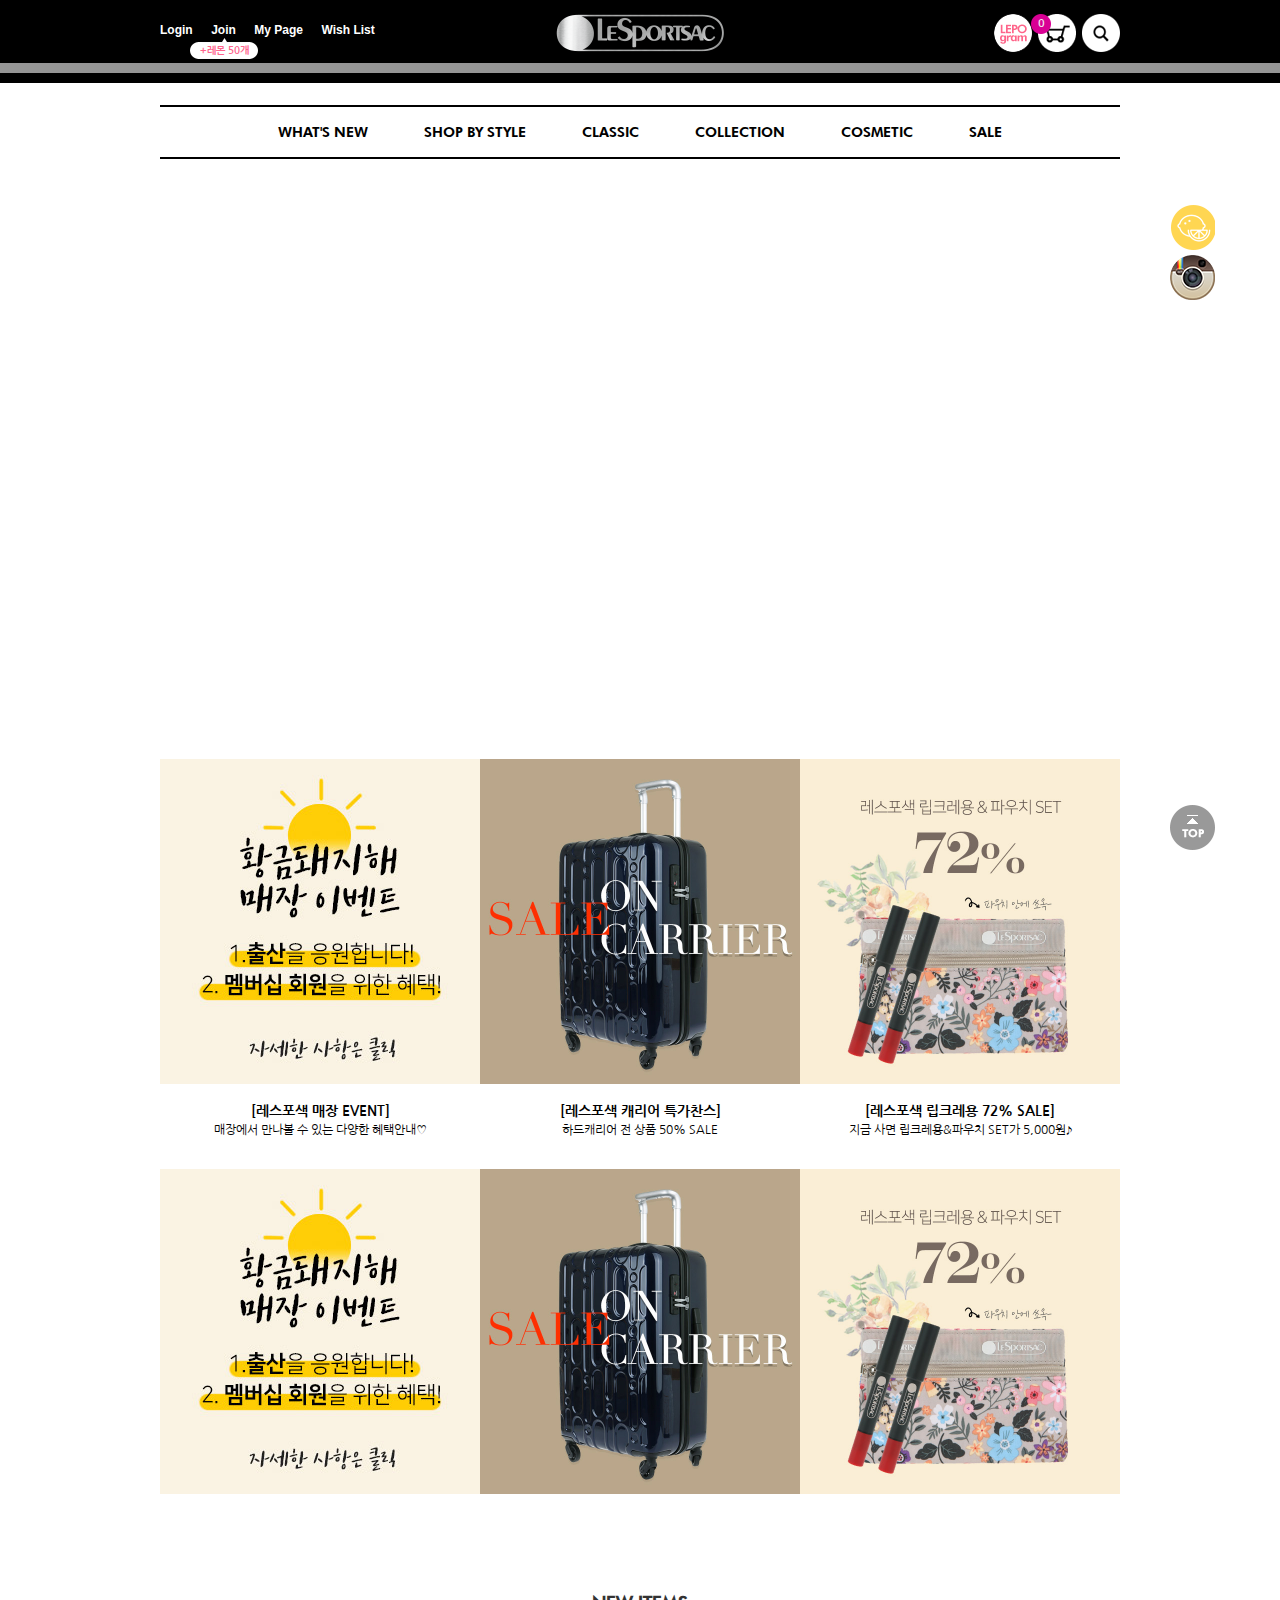
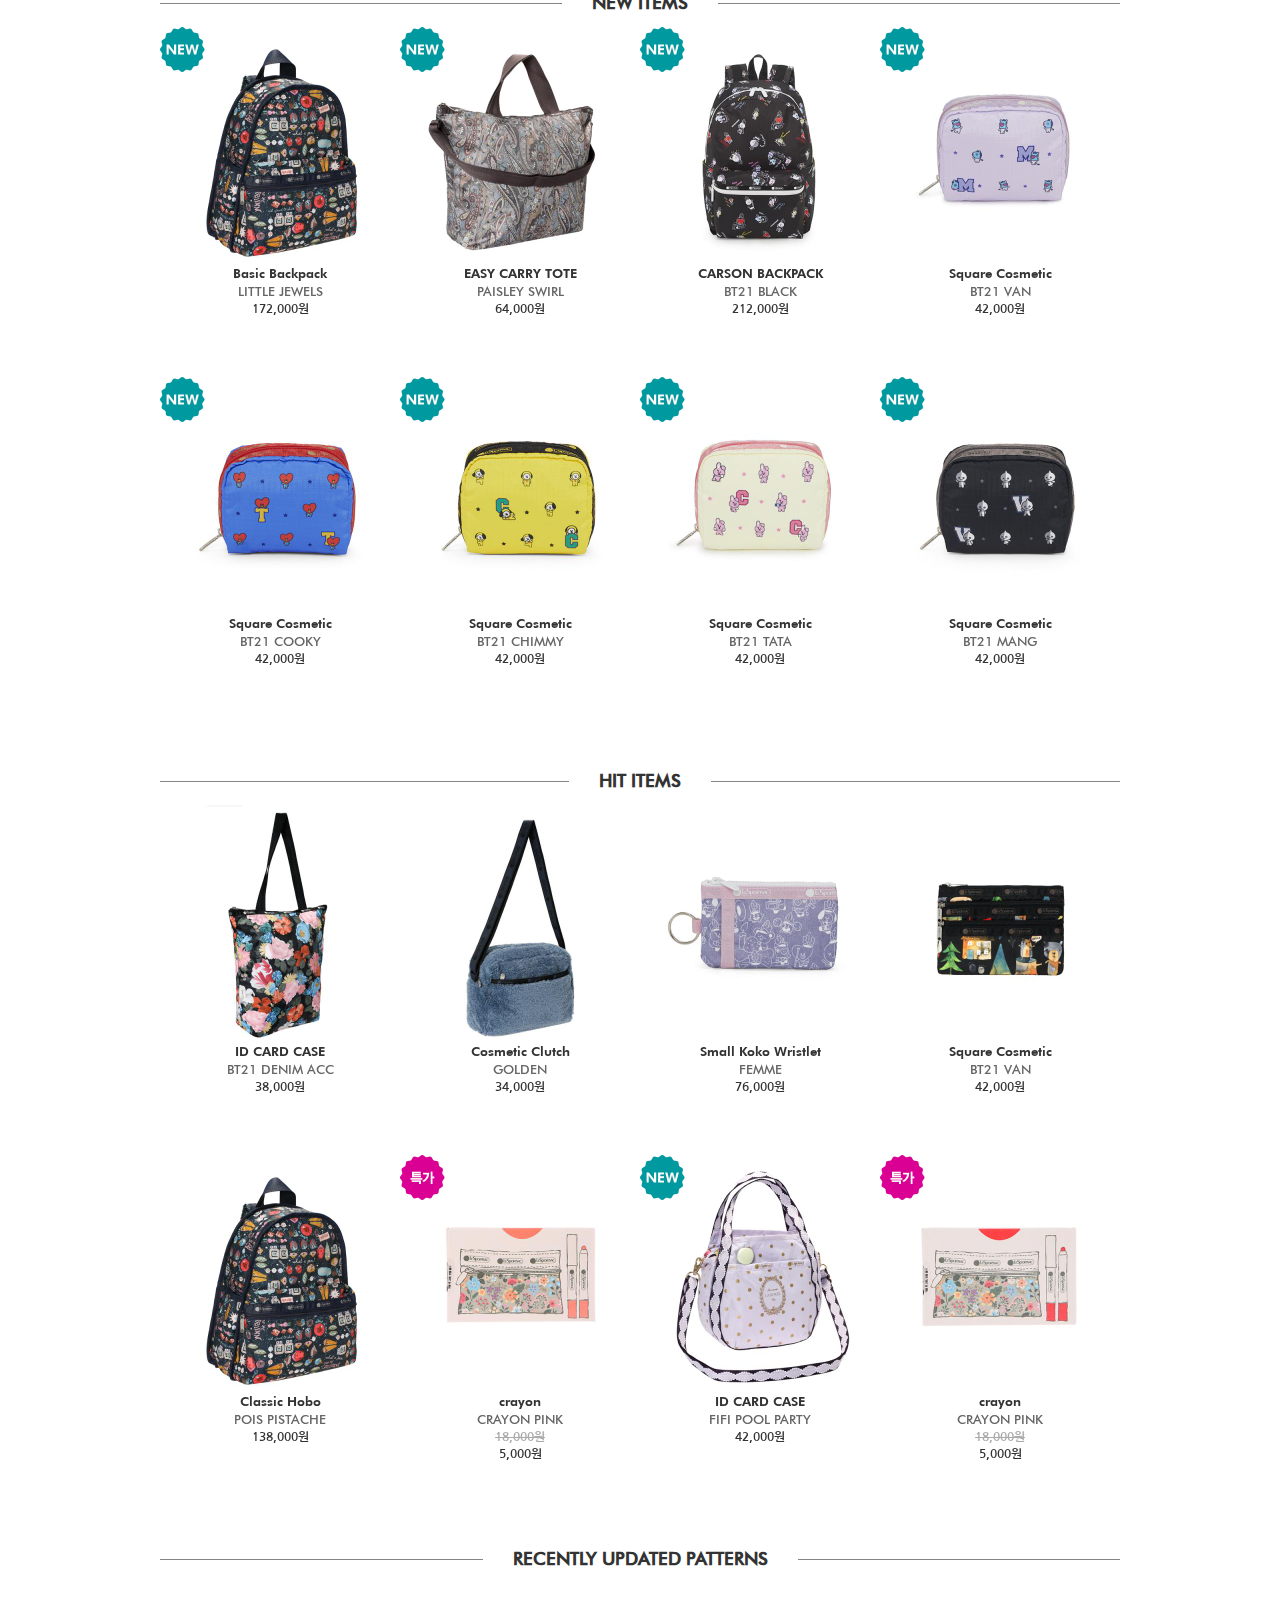
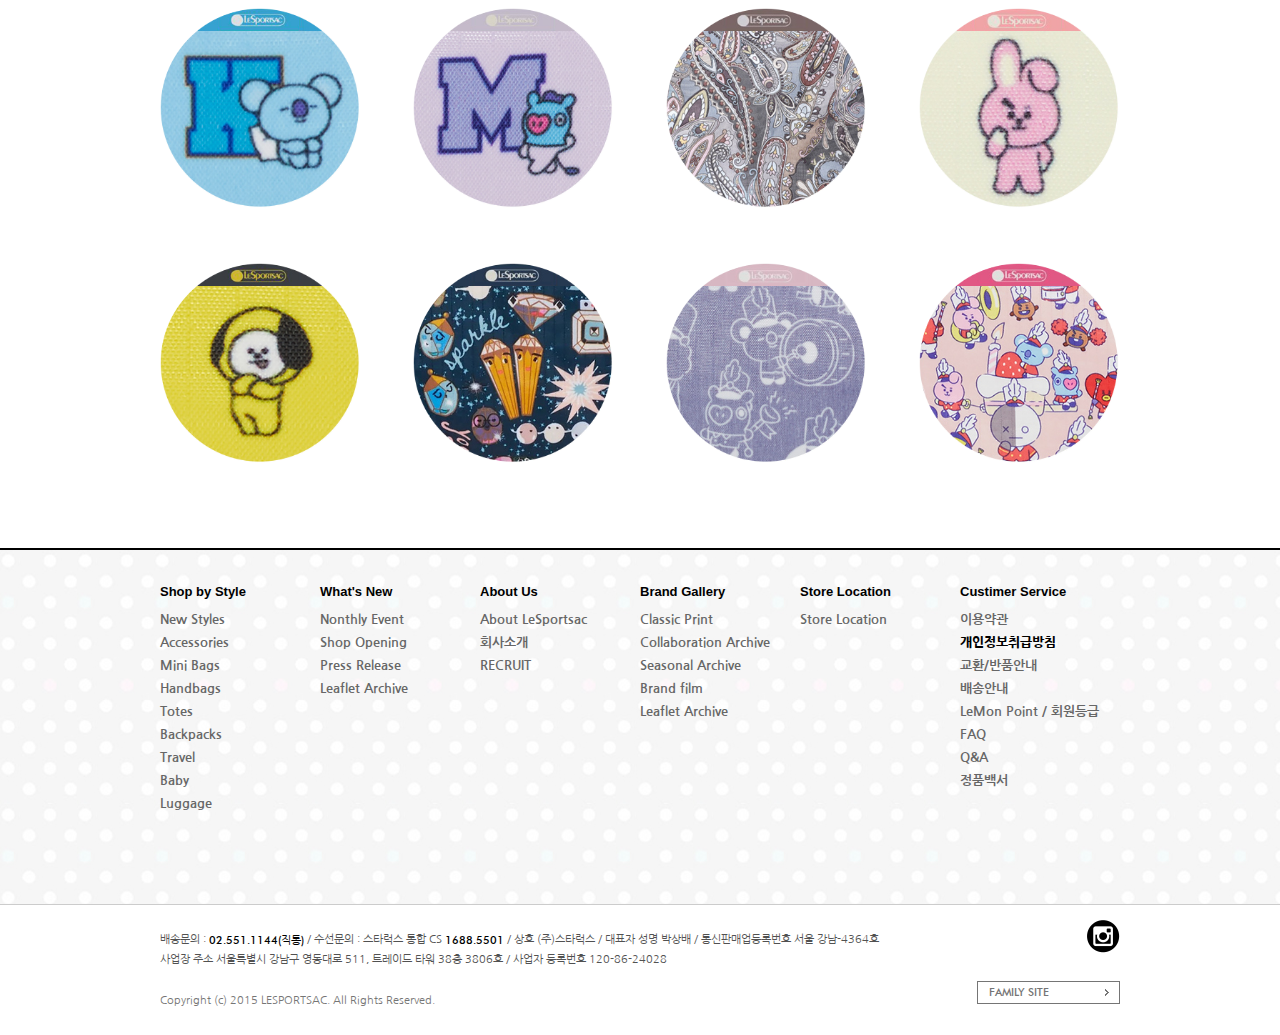
<file: 작업물모음/lesportsac/index.html>
<!DOCTYPE html>
<html lang="ko">
<head>
    <meta charset="UTF-8">
    <meta name="viewport" content="width=device-width, initial-scale=1.0">
    <meta http-equiv="X-UA-Compatible" content="ie=edge">
    <title>HOME | LeSportsac 공식쇼핑몰</title>
    <link rel="stylesheet" href="css/reset.css">
    <link rel="shortcut icon" href="images/favicon.ico">
    <link href="https://fonts.googleapis.com/css?family=Nanum+Gothic:400,700,800|Noto+Sans+KR:100,300,400,500,700,900&display=swap" rel="stylesheet">
    <link rel="stylesheet" href="css/stylesheet.css">
    <link rel="stylesheet" href="css/main.css">
    <script src='js/jquery-3.4.0.min.js'></script>

</head>
<body>
    <div class="quick_side">
        <a href="#" class="q_side01">포인트</a>
        <a href="#" class="q_side02">인스타</a>
    </div>
    <div class="quick_top">
        <a href="#">맨위로</a>
    </div>
    <div id="header">
        <div class="h_inner">
            <ul class="log">
                <li><a href="#">Login</a></li>
                <li class="join"><a href="#">Join <span>+레몬 50개</span></a></li>
                <li><a href="#">My Page</a></li>
                <li><a href="#">Wish List</a></li>
            </ul>
            <h1><a href="index.html">레스포삭</a></h1>
            <ul class="util">
                <li class="sns1"><a href="#">인스타그램</a></li>
                <li class="sns2"><a href="#">장바구니<span>0</span></a></li>
                <li class="sns3"><a href="#">찾기</a></li>
            </ul>
        </div>
        <div class="gnb">
            <ul class="depth1">
                <li>
                    <a href="#" class="depth1_1">WHAT'S NEW</a>
                    <ul class="depth2">
                        <li><a href="#">Monthly Event</a></li>
                        <li><a href="#">Shop Opening</a></li>
                        <li><a href="#">Press Release</a></li>
                        <li><a href="#">Leaflet Archive</a></li>
                    </ul>
                </li>
                <li>
                    <a href="#" class="depth1_2">SHOP BY STYLE</a>
                    <ul class="depth2">
                        <li><a href="#">All</a></li>
                        <li><a href="#">New Styles</a></li>
                        <li><a href="#">Accessories</a></li>
                        <li><a href="#">Mini Bags</a></li>
                        <li><a href="#">Handbags</a></li>
                        <li><a href="#">Totes</a></li>
                        <li><a href="#">Backpacks</a></li>
                        <li><a href="#">Travel</a></li>
                        <li><a href="#">Baby</a></li>
                        <li><a href="#">Luggage</a></li>
                    </ul>
                </li>
                <li>
                    <a href="#" class="depth1_3">CLASSIC</a>
                    <ul class="depth2">
                        <li><a href="#">All</a></li>
                        <li><a href="#">KR Exclusive</a></li>
                        <li><a href="#">Print / Pattern</a></li>
                        <li><a href="#">Solid</a></li>
                    </ul>
                </li>
                <li>
                    <a href="#" class="depth1_4">COLLECTION</a>
                    <ul class="depth2">
                        <li><a href="#">All</a></li>
                        <li><a href="#">FIFI LAPIN</a></li>
                        <li><a href="#">LADUREE</a></li>
                        <li><a href="#">TOM&JERRY</a></li>
                        <li><a href="#">ALBER ELBAZ</a></li>
                        <li><a href="#">ESSENTIAL</a></li>
                    </ul>
                </li>
                <li>
                    <a href="#" class="depth1_5">COSMETIC</a>
                    <!-- <ul class="depth2">
                        <li><a href="#">Monthly Event</a></li>
                        <li><a href="#">Shop Opening</a></li>
                        <li><a href="#">Press Release</a></li>
                        <li><a href="#">Leaflet Archive</a></li>
                    </ul> -->
                </li>
                <li>
                    <a href="#" class="depth1_6">SALE</a>
                    <ul class="depth2">
                        <li><a href="#">ALL</a></li>
                        <li><a href="#">★2019 Black Friday★</a></li>
                        <li><a href="#">캐리어 50%</a></li>
                        <li><a href="#">LIBERTY 60%OFF</a></li>
                    </ul>
                </li>
            </ul>
        </div>
    </div>
    <div id="main">
        <div class="visual">
            <iframe src="https://player.vimeo.com/video/375327102?autoplay=1&loop=1&title=0&byline=0&portrait=0" width="960" height="540" frameborder="0" allow="autoplay; fullscreen" allowfullscreen></iframe>
        </div>
        <div class="section1">
            <ul class="event_banner">
                <li>
                    <a href="#">
                        <img src="images/on_320_325_44.jpg" alt="">
                        <h3>[레스포색 매장 EVENT]</h3>
                        <p>매장에서 만나볼 수 있는 다양한 혜택안내♡</p>
                    </a>
                </li>
                <li>
                    <a href="#">
                        <img src="images/m_640_650_57.jpg"  alt="">
                        <h3>[레스포색 캐리어 특가찬스]</h3>
                        <p>하드캐리어 전 상품 50% SALE</p>
                    </a>
                </li>
                <li>
                    <a href="#">
                        <img src="images/m_640_650_60.jpg"  alt="">
                        <h3>[레스포색 립크레용 72% SALE]</h3>
                        <p>지금 사면 립크레용&파우치 SET가 5,000원♪</p>
                    </a>
                </li>
            </ul>
            <ul class="event_banner2">
                <li>
                    <a href="#">
                        <img src="images/on_320_325_44.jpg" alt="">
                        <p>[레스포색 매장 EVENT]</p>
                    </a>
                </li>
                <li>
                    <a href="#">
                        <img src="images/m_640_650_57.jpg"  alt="">
                        <p>[레스포색 캐리어 특가찬스]</p>
                    </a>
                </li>
                <li>
                    <a href="#">
                        <img src="images/m_640_650_60.jpg"  alt="">
                        <p>[레스포색 립크레용 72% SALE]</p>

                    </a>
                </li>
            </ul>
        </div>
        <div class="section2">
            <div class="section2_inner">
                <h2><span>NEW ITEMS</span></h2>
                <ul class="new_product">
                    <li>
                        <a href="#">
                            <img src="images/7812F502.jpg" alt="" class="bags">
                            <h3>Basic Backpack</h3>
                            <h4>LITTLE JEWELS</h4>
                            <h5>172,000원</h5>
                            <img src="images/tag_new.png" alt="" class="icon_new">
                        </a>
                    </li>
                    <li>
                        <a href="#">
                            <img src="images/2431F477.jpg" alt="" class="bags">
                            <h3>EASY CARRY TOTE</h3>
                            <h4>PAISLEY SWIRL</h4>
                            <h5>64,000원</h5>
                            <img src="images/tag_new.png" alt="" class="icon_new">
                        </a>
                    </li>
                    <li>
                        <a href="#">
                            <img src="images/3426K903.jpg" alt="" class="bags">
                            <h3>CARSON BACKPACK</h3>
                            <h4>BT21 BLACK</h4>
                            <h5>212,000원</h5>
                            <img src="images/tag_new.png" alt="" class="icon_new">
                        </a>
                    </li>
                    <li>
                        <a href="#">
                            <img src="images/6701K909.jpg" alt="" class="bags">
                            <h3>Square Cosmetic</h3>
                            <h4>BT21 VAN</h4>
                            <h5>42,000원</h5>
                            <img src="images/tag_new.png" alt="" class="icon_new">
                        </a>
                    </li>
                    <li>
                        <a href="#">
                            <img src="images/6701K910.jpg" alt="" class="bags">
                            <h3>Square Cosmetic</h3>
                            <h4>BT21 COOKY</h4>
                            <h5>42,000원</h5>
                            <img src="images/tag_new.png" alt="" class="icon_new">
                        </a>
                    </li>
                    <li>
                        <a href="#">
                            <img src="images/6701K911.jpg" alt="" class="bags">
                            <h3>Square Cosmetic</h3>
                            <h4>BT21 CHIMMY</h4>
                            <h5>42,000원</h5>
                            <img src="images/tag_new.png" alt="" class="icon_new">
                        </a>
                    </li>
                    <li>
                        <a href="#">
                            <img src="images/6701K912.jpg" alt="" class="bags">
                            <h3>Square Cosmetic</h3>
                            <h4>BT21 TATA</h4>
                            <h5>42,000원</h5>
                            <img src="images/tag_new.png" alt="" class="icon_new">
                        </a>
                    </li>
                    <li>
                        <a href="#">
                            <img src="images/6701K913.jpg" alt="" class="bags">
                            <h3>Square Cosmetic</h3>
                            <h4>BT21 MANG</h4>
                            <h5>42,000원</h5>
                            <img src="images/tag_new.png" alt="" class="icon_new">
                        </a>
                    </li>

                </ul>
            </div>
        </div>
        <div class="section3">
            <div class="section3_inner">
                <h2><span>HIT ITEMS</span></h2>
                <ul class="hit_product">
                    <li>
                        <a href="#">
                            <img src="images/2432F464.jpg" alt="" class="bags">
                            <h3>ID CARD CASE</h3>
                            <h4>BT21 DENIM ACC</h4>
                            <h5>38,000원</h5>

                        </a>
                    </li>
                    <li>
                        <a href="#">
                            <img src="images/2434F399.jpg" alt="" class="bags">
                            <h3>Cosmetic Clutch</h3>
                            <h4>GOLDEN</h4>
                            <h5>34,000원</h5>

                        </a>
                    </li>
                    <li>
                        <a href="#">
                            <img src="images/2437K917.jpg" alt="" class="bags">
                            <h3>Small Koko Wristlet</h3>
                            <h4>FEMME</h4>
                            <h5>76,000원</h5>

                        </a>
                    </li>
                    <li>
                        <a href="#">
                            <img src="images/7158F290.jpg" alt="" class="bags">
                            <h3>Square Cosmetic</h3>
                            <h4>BT21 VAN</h4>
                            <h5>42,000원</h5>

                        </a>
                    </li>
                    <li>
                        <a href="#">
                            <img src="images/7812F502.jpg" alt="" class="bags">
                            <h3>Classic Hobo</h3>
                            <h4>POIS PISTACHE</h4>
                            <h5>138,000원</h5>

                        </a>
                    </li>
                    <li>
                        <a href="#">
                            <img src="images/CRYN_S_CR.jpg" alt="" class="bags">
                            <h3>crayon</h3>
                            <h4>CRAYON PINK</h4>
                            <h5 class="special_price">18,000원</h5>
                            <h5>5,000원</h5>
                            <img src="images/tag_special.png" alt="" class="icon_special">
                        </a>
                    </li>
                    <li>
                        <a href="#">
                            <img src="images/8056G611.jpg" alt="" class="bags">
                            <h3>ID CARD CASE</h3>
                            <h4>FIFI POOL PARTY</h4>
                            <h5>42,000원</h5>
                            <img src="images/tag_new.png" alt="" class="icon_new">
                        </a>
                    </li>
                    <li>
                        <a href="#">
                            <img src="images/CRYN_S_LB.jpg" alt="" class="bags">
                            <h3>crayon</h3>
                            <h4>CRAYON PINK</h4>
                            <h5 class="special_price">18,000원</h5>
                            <h5>5,000원</h5>
                            <img src="images/tag_special.png" alt="" class="icon_special">
                        </a>
                    </li>

                </ul>
            </div>
        </div>
        <div class="section4">
            <div class="section4_inner">
                <h2><span>RECENTLY UPDATED PATTERNS</span></h2>
                <ul class="up_patterns">
                    <li class='patterns_01'>
                        <a href="#">
                            <img src="images/280_491.jpg" alt="">
                            <span>BT21 KOYA</span>
                        </a>
                    </li>
                    <li class='patterns_02'>
                        <a href="#">
                            <img src="images/280_492.jpg" alt="">
                            <span>BT21 MANG</span>
                        </a>
                    </li>
                    <li class='patterns_03'>
                        <a href="#">
                            <img src="images/280_485.jpg" alt="">
                            <span>PAISLEY SWIRL</span>
                        </a>
                    </li>
                    <li class='patterns_04'>
                        <a href="#">
                            <img src="images/280_495.jpg" alt="">
                            <span>BT21 COOKY</span>
                        </a>
                    </li>
                    <li class='patterns_05'>
                        <a href="#">
                            <img src="images/280_494.jpg" alt="">
                            <span>BT21 CHIMMY</span>
                        </a>
                    </li>
                    <li class='patterns_06'>
                        <a href="#">
                            <img src="images/280_484.jpg" alt="">
                            <span>LITTLE JEWELS</span>
                        </a>
                    </li>
                    <li class='patterns_07'>
                        <a href="#">
                            <img src="images/280_499.jpg" alt="">
                            <span>BT21 DENIM ACC</span>
                        </a>
                    </li>
                    <li class='patterns_08'>
                        <a href="#">
                            <img src="images/280_498.jpg" alt="">
                            <span>BT21 MULTI ACC</span>
                        </a>
                    </li>
                </ul>
            </div>
        </div>
        <div class="section5">
            <div class="section5_inner">
                <ul class="s5_depth1">
                    <li>Shop by Style
                        <ul class="s5_depth2">
                            <li><a href="#">New Styles</a></li>
                            <li><a href="#">Accessories</a></li>
                            <li><a href="#">Mini Bags</a></li>
                            <li><a href="#">Handbags</a></li>
                            <li><a href="#">Totes</a></li>
                            <li><a href="#">Backpacks</a></li>
                            <li><a href="#">Travel</a></li>
                            <li><a href="#">Baby</a></li>
                            <li><a href="#">Luggage</a></li>
                        </ul>
                    </li>
                    <li>What's New
                        <ul class="s5_depth2">
                            <li><a href="#">Nonthly Event</a></li>
                            <li><a href="#">Shop Opening</a></li>
                            <li><a href="#">Press Release</a></li>
                            <li><a href="#">Leaflet Archive</a></li>
                        </ul>
                    </li>
                    <li>About Us
                        <ul class="s5_depth2">
                            <li><a href="#">About LeSportsac</a></li>
                            <li><a href="#">회사소개</a></li>
                            <li><a href="#">RECRUIT</a></li>
                        </ul>
                    </li>
                    <li>Brand Gallery
                        <ul class="s5_depth2">
                            <li><a href="#">Classic Print</a></li>
                            <li><a href="#">Collaboration Archive</a></li>
                            <li><a href="#">Seasonal Archive</a></li>
                            <li><a href="#">Brand film</a></li>
                            <li><a href="#">Leaflet Archive</a></li>
                         </ul>
                    </li>
                    <li>Store Location
                        <ul class="s5_depth2">
                            <li><a href="#">Store Location</a></li>
                        </ul>
                    </li>
                    <li>Custimer Service
                        <ul class="s5_depth2">
                            <li><a href="#">이용약관</a></li>
                            <li><a href="#" class="priv_info">개인정보취급방침</a></li>
                            <li><a href="#">교환/반품안내</a></li>
                            <li><a href="#">배송안내</a></li>
                            <li><a href="#">LeMon Point / 회원등급</a></li>
                            <li><a href="#">FAQ</a></li>
                            <li><a href="#">Q&A</a></li>
                            <li><a href="#">정품백서</a></li>
                        </ul>
                    </li>
                </ul>
            </div>
        </div>
    </div>
    <div id="footer">
        <div class="f_inner">
            <div class="f_left">
                <div class="address">
                    <div class="add1">
                        배송문의 : <a href="#">02.551.1144(직통)</a> / 수선문의 : 스타럭스 통합 CS <a href="#">1688.5501</a> / 상호 (주)스타럭스 / 대표자 성명 박상배 / 통신판매업등록번호 서울 강남-4364호
                    </div>
                    <div class="add2">
                        사업장 주소 서울특별시 강남구 영동대로 511, 트레이드 타워 38층 3806호 / 사업자 등록번호 120-86-24028
                    </div>
                </div>
                <div class="copy">
                    Copyright (c) 2015 LESPORTSAC. All Rights Reserved.
                </div>
            </div>
            <div class="f_right">
                <a href="#" class="f_sns_insta"></a>
                <a href="#" class="family_site">FAMILY SITE</a>
            </div>
        </div>
    </div>
    <script>
        $(function(){
            $('.depth1>li:nth-child(1)').mouseenter(function(){
                $('.depth1>li:nth-child(1) .depth2').stop().fadeIn(300);
            });
            $('.depth1>li:nth-child(1)').mouseleave(function(){
                $('.depth1>li:nth-child(1) .depth2').stop().fadeOut(300);
            });

            $('.depth1>li:nth-child(2)').mouseenter(function(){
                $('.depth1>li:nth-child(2) .depth2').stop().fadeIn(300);
            });
            $('.depth1>li:nth-child(2)').mouseleave(function(){
                $('.depth1>li:nth-child(2) .depth2').stop().fadeOut(300);
            });

            $('.depth1>li:nth-child(3)').mouseenter(function(){
                $('.depth1>li:nth-child(3) .depth2').stop().fadeIn(300);
            });
            $('.depth1>li:nth-child(3)').mouseleave(function(){
                $('.depth1>li:nth-child(3) .depth2').stop().fadeOut(300);
            });

            $('.depth1>li:nth-child(4)').mouseenter(function(){
                $('.depth1>li:nth-child(4) .depth2').stop().fadeIn(300);
            });
            $('.depth1>li:nth-child(4)').mouseleave(function(){
                $('.depth1>li:nth-child(4) .depth2').stop().fadeOut(300);
            });

            $('.depth1>li:nth-child(6)').mouseenter(function(){
                $('.depth1>li:nth-child(6) .depth2').stop().fadeIn(300);
            });
            $('.depth1>li:nth-child(6)').mouseleave(function(){
                $('.depth1>li:nth-child(6) .depth2').stop().fadeOut(300);
            });
            $(".quick_top a").click(function(){
            	$('body,html').animate({scrollTop:0},1000);
            });

        });
    </script>
</body>
</html>
</file>
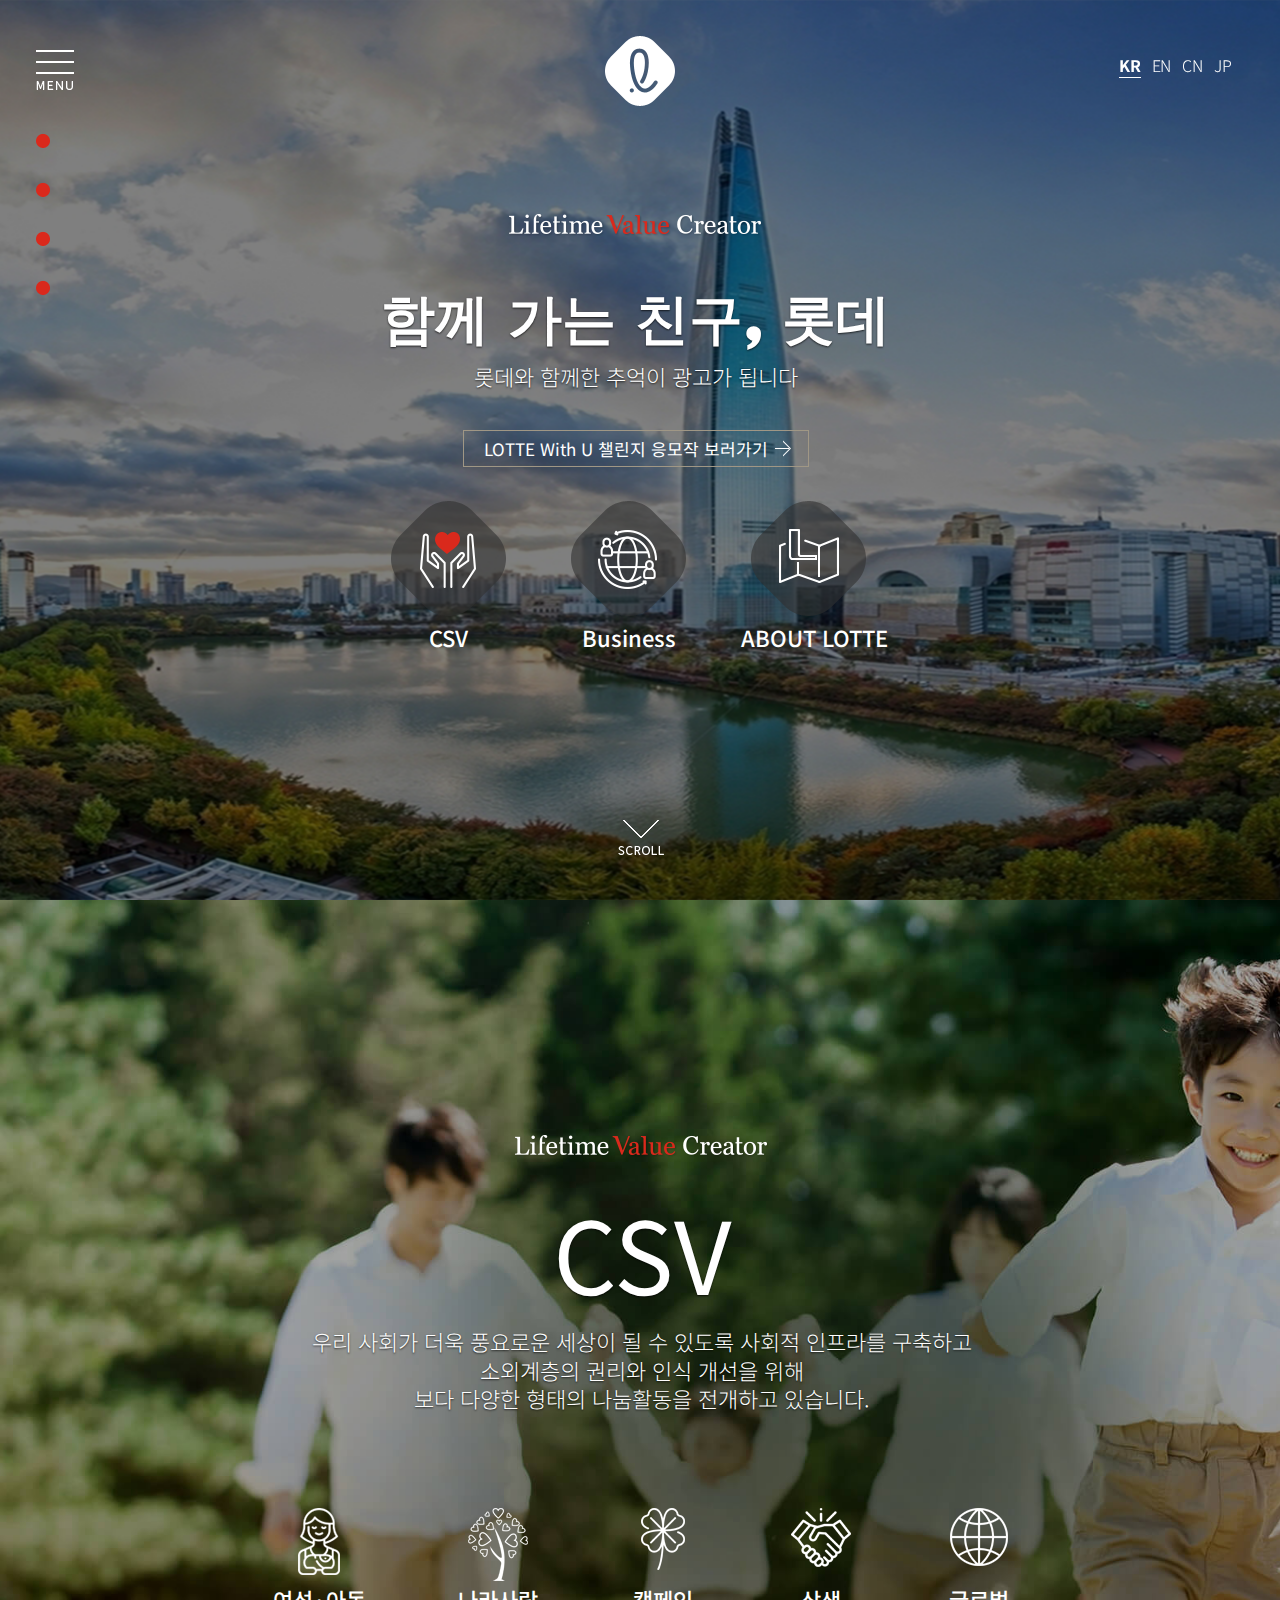
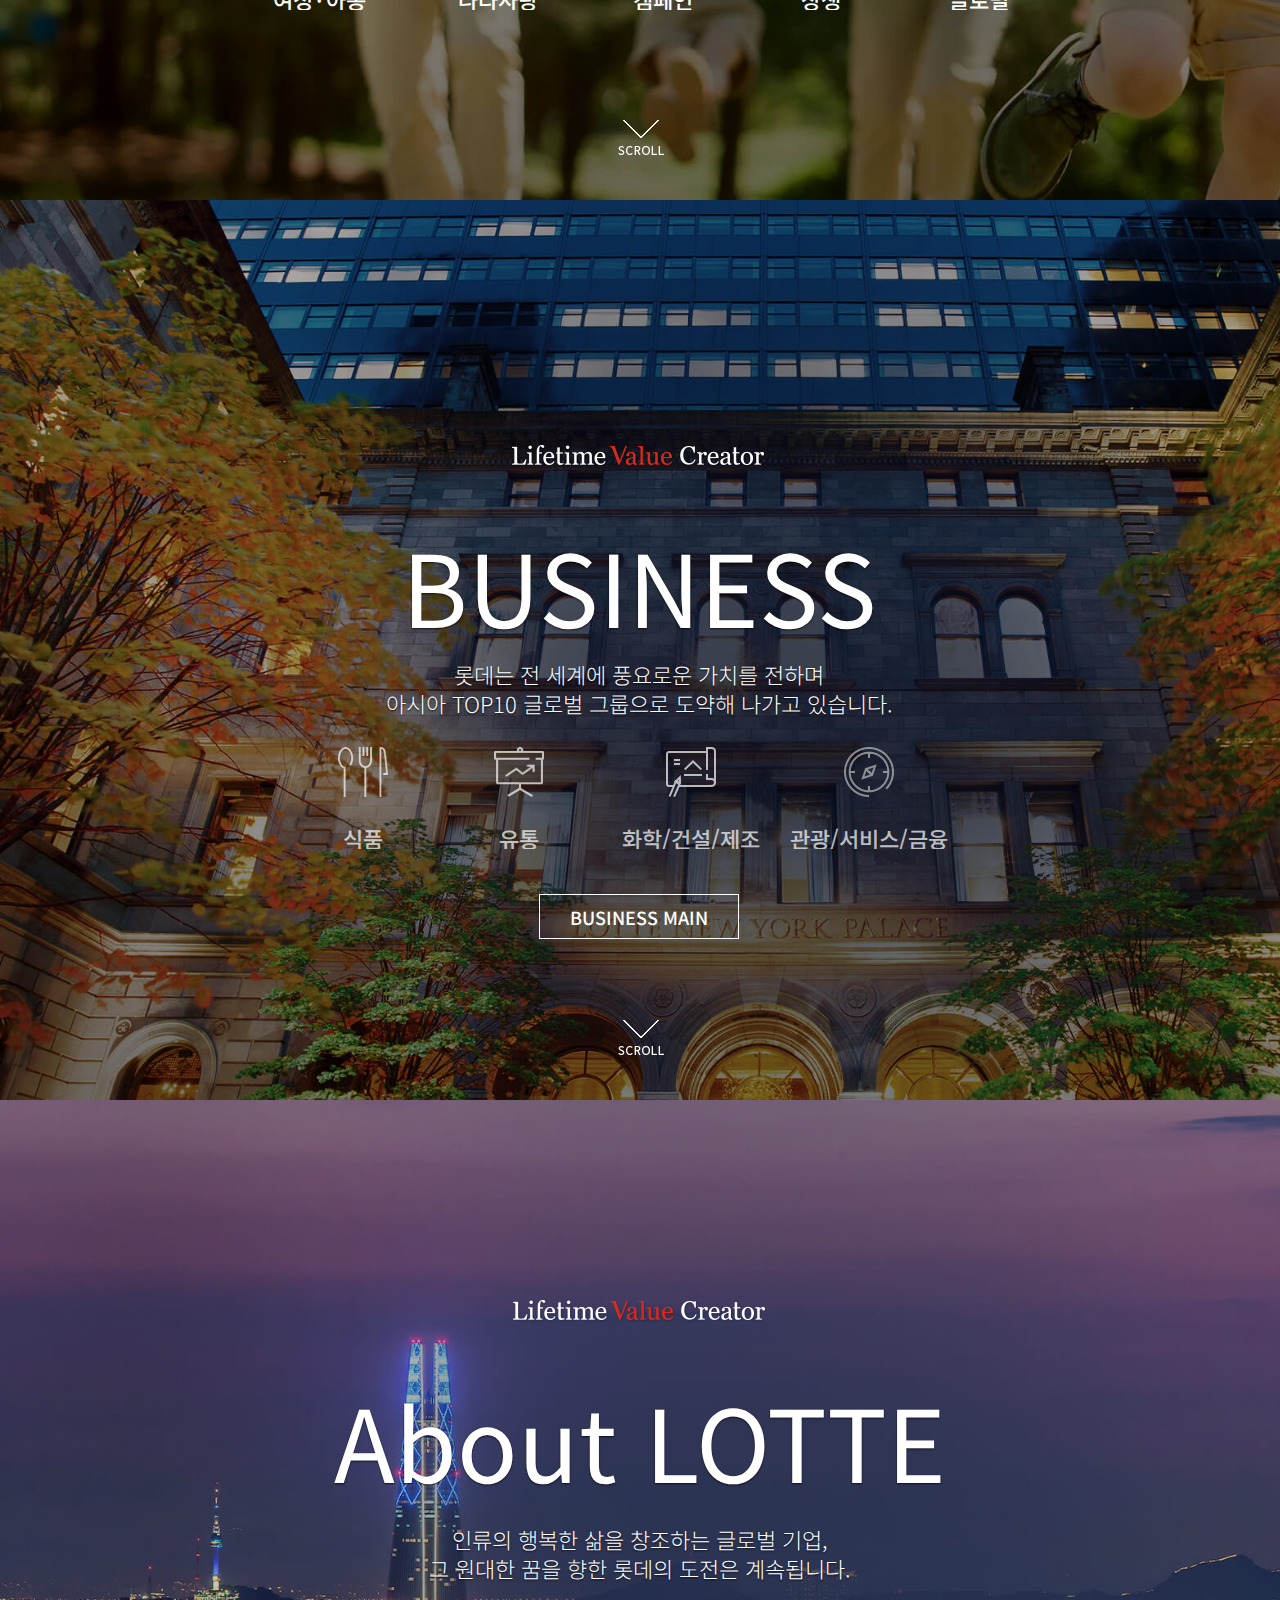
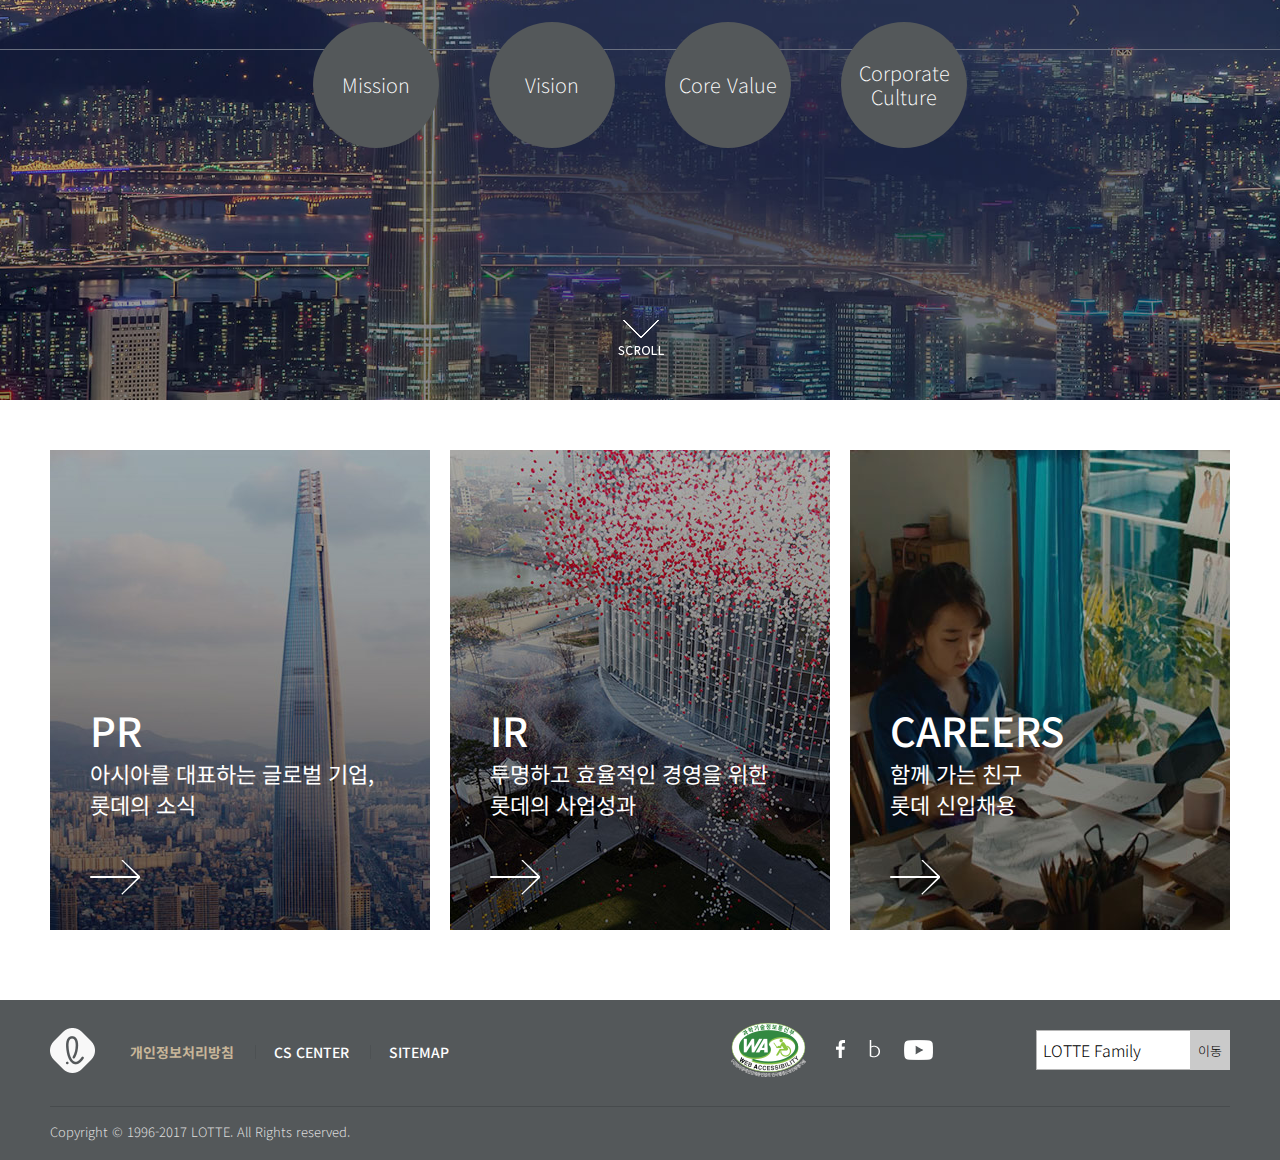
<file: 작업물모음/lottegroup/index.html>
<!DOCTYPE html>
<html lang="ko">

<head>
    <meta charset="UTF-8">
    <meta name="viewport" content="width=device-width, initial-scale=1.0">
    <meta http-equiv="X-UA-Compatible" content="ie=edge">
    <title>롯데</title>
    <link rel="stylesheet" href="css/reset.css">
    <link rel="shortcut icon" href="images/rd_72.png">
    <link href="https://fonts.googleapis.com/css?family=Noto+Sans+KR:100,300,400,500,700,900&display=swap" rel="stylesheet">
    <link rel="stylesheet" href="css/stylesheet.css">
    <link rel="stylesheet" href="css/main.css">
    <script src='js/jquery-3.4.0.min.js'></script>
</head>

<body>
    <ul class="btn_page">
        <li><a href="#">1</a></li>
        <li><a href="#">2</a></li>
        <li><a href="#">3</a></li>
        <li><a href="#">4</a></li>
    </ul>
    <div id="header">
        <div class="h_inner">
            <button type="button" class="m_btn">퀵메뉴</button>
            <h1><a href="index.html">롯데 로고</a></h1>
            <div class="lang">
                <a href="#">KR</a>
                <a href="#">EN</a>
                <a href="#">CN</a>
                <a href="#">JP</a>
            </div>
        </div>
    </div>
    <div id="main">
        <div class="visual"></div>
        <div class="main_wrap">
            <img src="images/img_tit_logo.png" alt="Lifetime value creator">
            <h2>함께 가는 친구, 롯데</h2>
            <p>롯데와 함께한 추억이 광고가 됩니다</p>
            <a href="#">LOTTE With U 챌린지 응모작 보러가기</a>
            <ul class="btn_util">
                <li class="btn_util_1"><a href="#">CSV</a></li>
                <li class="btn_util_2"><a href="#">Business</a></li>
                <li class="btn_util_3"><a href="#">ABOUT LOTTE</a></li>
            </ul>
        </div>
        <a href="#" class="btn_scroll">스크롤</a>
    </div>
    <div class="section1">
        <div class="section1_visual"></div>
        <div class="section1_wrap">
            <img src="images/img_tit_logo.png" alt="Lifetime value creator">
            <h2>CSV</h2>
            <p>우리 사회가 더욱 풍요로운 세상이 될 수 있도록 사회적 인프라를 구축하고
            <br>소외계층의 권리와 인식 개선을 위해
            <br>보다 다양한 형태의 나눔활동을 전개하고 있습니다.
            </p>
            <ul class="btn_util2">
                <li class="btn_util2_1"><a href="#">여성·아동</a></li>
                <li class="btn_util2_2"><a href="#">나라사랑</a></li>
                <li class="btn_util2_3"><a href="#">캠페인</a></li>
                <li class="btn_util2_4"><a href="#">상생</a></li>
                <li class="btn_util2_5"><a href="#">글로벌</a></li>
            </ul>
        </div>
        <a href="#" class="btn_scroll2">스크롤</a>
    </div>
    <div class="section2">
        <div class="section2_visual"></div>
        <div class="section2_wrap">
            <img src="images/img_tit_logo.png" alt="Lifetime value creator">
            <h2>BUSINESS</h2>
            <p>롯데는 전 세계에 풍요로운 가치를 전하며
            <br>아시아 TOP10 글로벌 그룹으로 도약해 나가고 있습니다.
            </p>
            <ul class="btn_util3">
                <li class="btn_util3_1"><a href="#">식품</a></li>
                <li class="btn_util3_2"><a href="#">유통</a></li>
                <li class="btn_util3_3"><a href="#">화학/건설/제조</a></li>
                <li class="btn_util3_4"><a href="#">관광/서비스/금융</a></li>
            </ul>
            <div class="busi_button"><a href="#">BUSINESS MAIN</a></div>
        </div>
        <a href="#" class="btn_scroll3">스크롤</a>
    </div>
    <div class="section3">
        <div class="section3_visual"></div>
        <div class="section3_wrap">
            <img src="images/img_tit_logo.png" alt="Lifetime value creator">
            <h2>About LOTTE</h2>
            <p>인류의 행복한 삶을 창조하는 글로벌 기업,
            <br>그 원대한 꿈을 향한 롯데의 도전은 계속됩니다.
            </p>
            <ul class="btn_util4">
                <li class="btn_util4_1"><a href="#"><span>Mission</span></a></li>
                <li class="btn_util4_2"><a href="#"><span>Vision</span></a></li>
                <li class="btn_util4_3"><a href="#"><span>Core Value</span></a></li>
                <li class="btn_util4_4"><a href="#"><span>Corporate Culture</span></a></li>
            </ul>
        </div>

        <a href="#" class="btn_scroll4">스크롤</a>
    </div>
    <div class="section4">
        <div class="section4_wrap">
            <a href='#' class="sec4_box1">
                <div>
                    <h3>PR</h3>
                    <p>아시아를 대표하는 글로벌 기업,<br>롯데의 소식</p>
                    <img src="images/f_arrow.png" alt="">
                </div>
            </a>
            <a href='#' class="sec4_box2">
                <div>
                    <h3>IR</h3>
                    <p>투명하고 효율적인 경영을 위한<br>롯데의 사업성과</p>
                    <img src="images/f_arrow.png" alt="">
                </div>

            </a>
            <a href='#' class="sec4_box3">
                <div>
                    <h3>CAREERS</h3>
                    <p>함께 가는 친구<br>롯데 신입채용</p>
                    <img src="images/f_arrow.png" alt="">
                </div>

            </a>
        </div>
    </div>
    <div id="footer">
        <div class="f_inner">
            <div class="f_inner_top">
                <h2><a href="index.html">롯데로고</a></h2>
                <ul class="fnb">
                    <li><a href="#">개인정보처리방침</a></li>
                    <li><a href="#">CS CENTER</a></li>
                    <li><a href="#">SITEMAP</a></li>
                </ul>
                <ul class="f_util">
                    <li class="f_util_01"><a href="#">웹접근성</a></li>
                    <li class="f_util_02"><a href="#">페이스북</a></li>
                    <li class="f_util_03"><a href="#">블로그</a></li>
                    <li class="f_util_04"><a href="#">유튜브</a></li>
                </ul>
                <div class="family">
                    <button type=button class='btn_family01'>LOTTE Family</button>
                    <button type=button class='btn_family02'>이동</button>
                </div>
            </div>
            <div class="f_inner_bot">
                <p>Copyright © 1996-2017 LOTTE. All Rights reserved.</p>
            </div>
        </div>
    </div>
    <script>
    	$(function(){
    		$(".btn_scroll").click(function(){
    			$('body,html').animate({scrollTop:937},1000);
            });
            $(".btn_scroll2").click(function(){
            	$('body,html').animate({scrollTop:1874},1000);
    		});
            $(".btn_scroll3").click(function(){
            	$('body,html').animate({scrollTop:2811},1000);
            });
            $(".btn_scroll4").click(function(){
            	$('body,html').animate({scrollTop:4000},1000);
            });
        });

    </script>
</body>

</html>
</file>
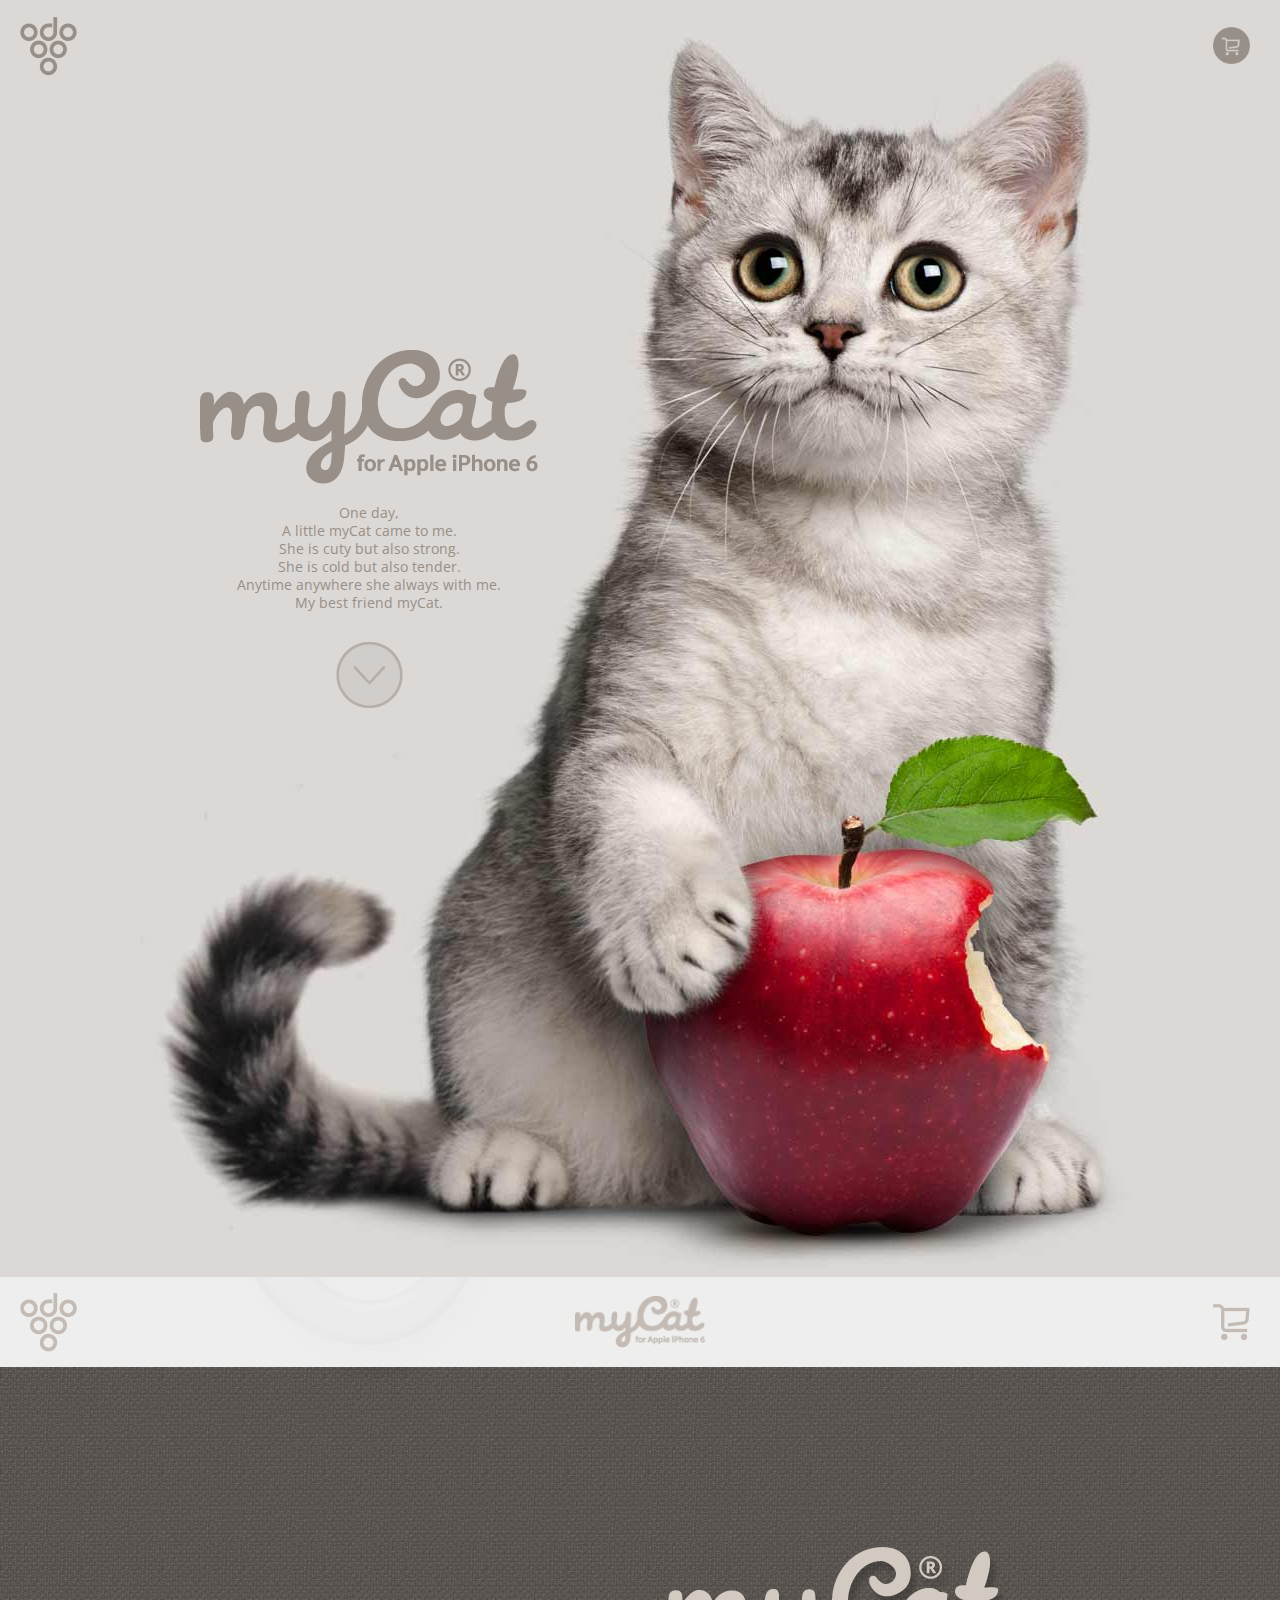
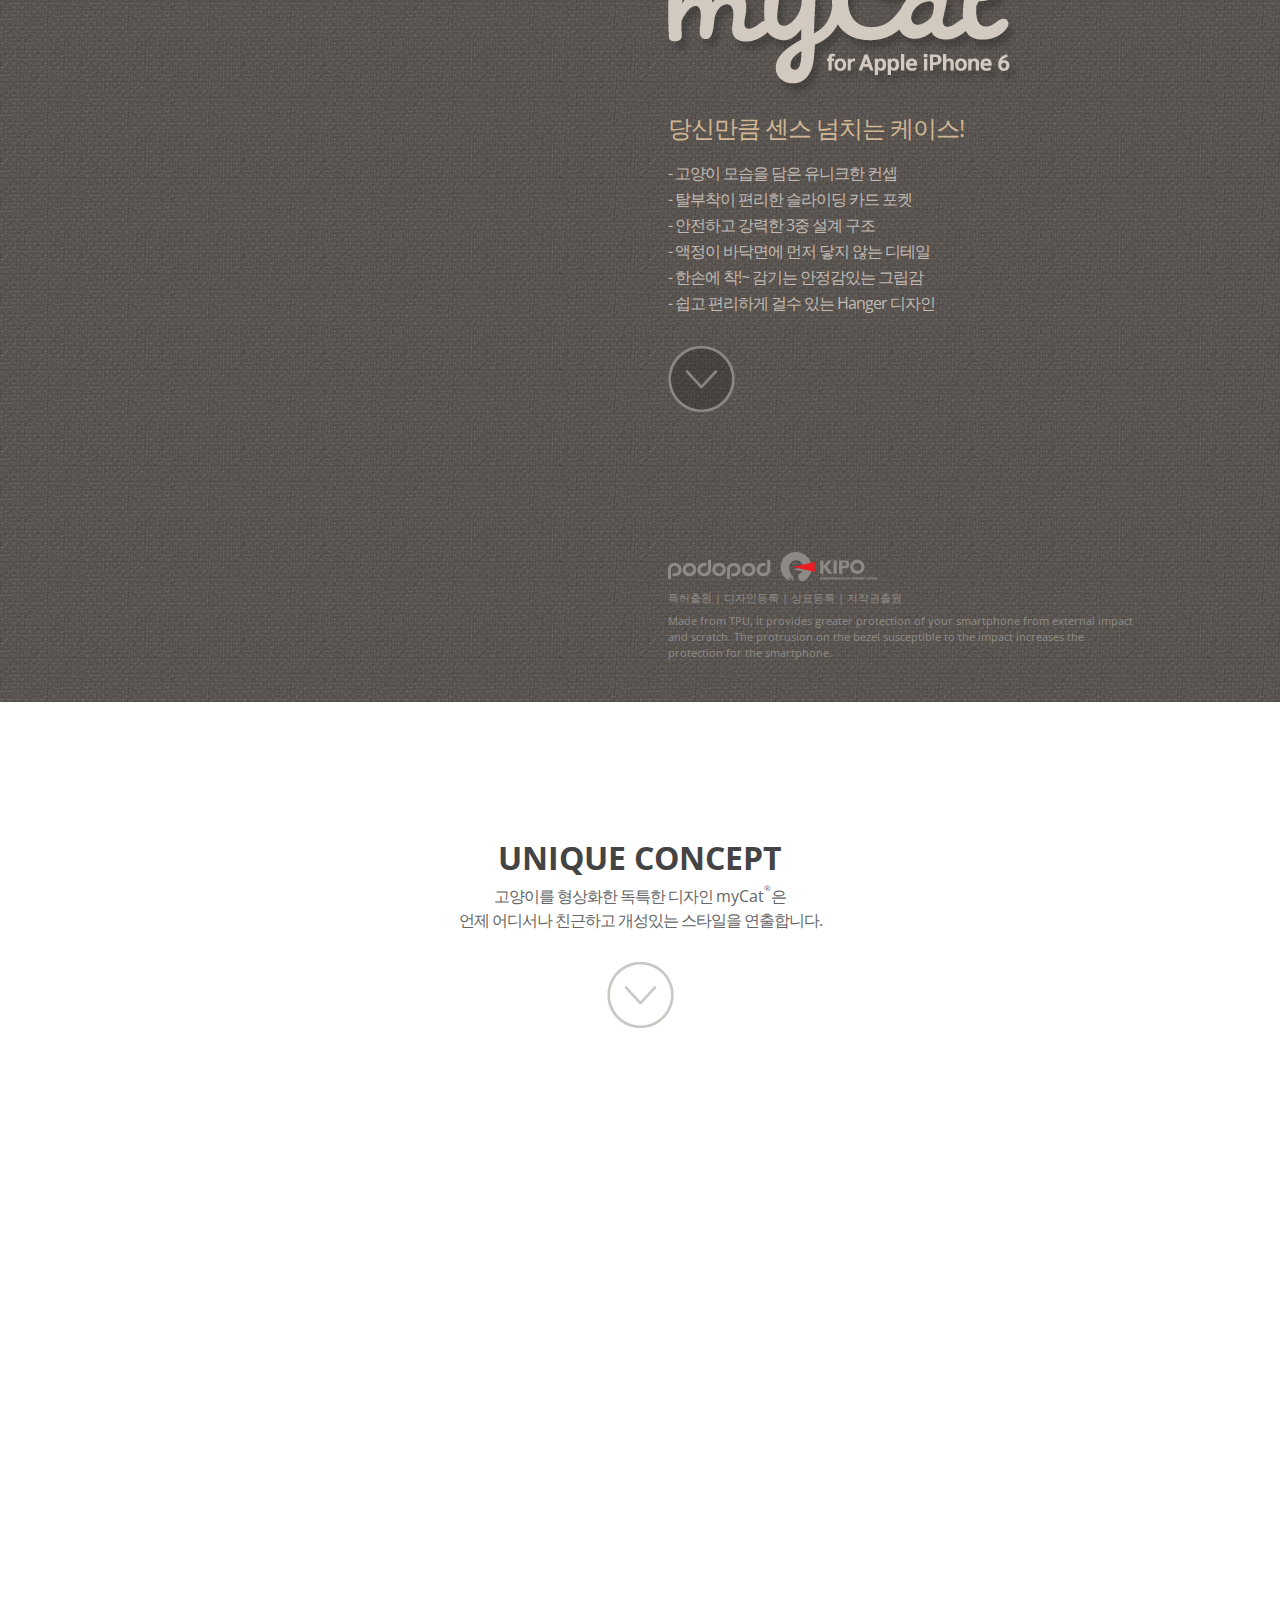
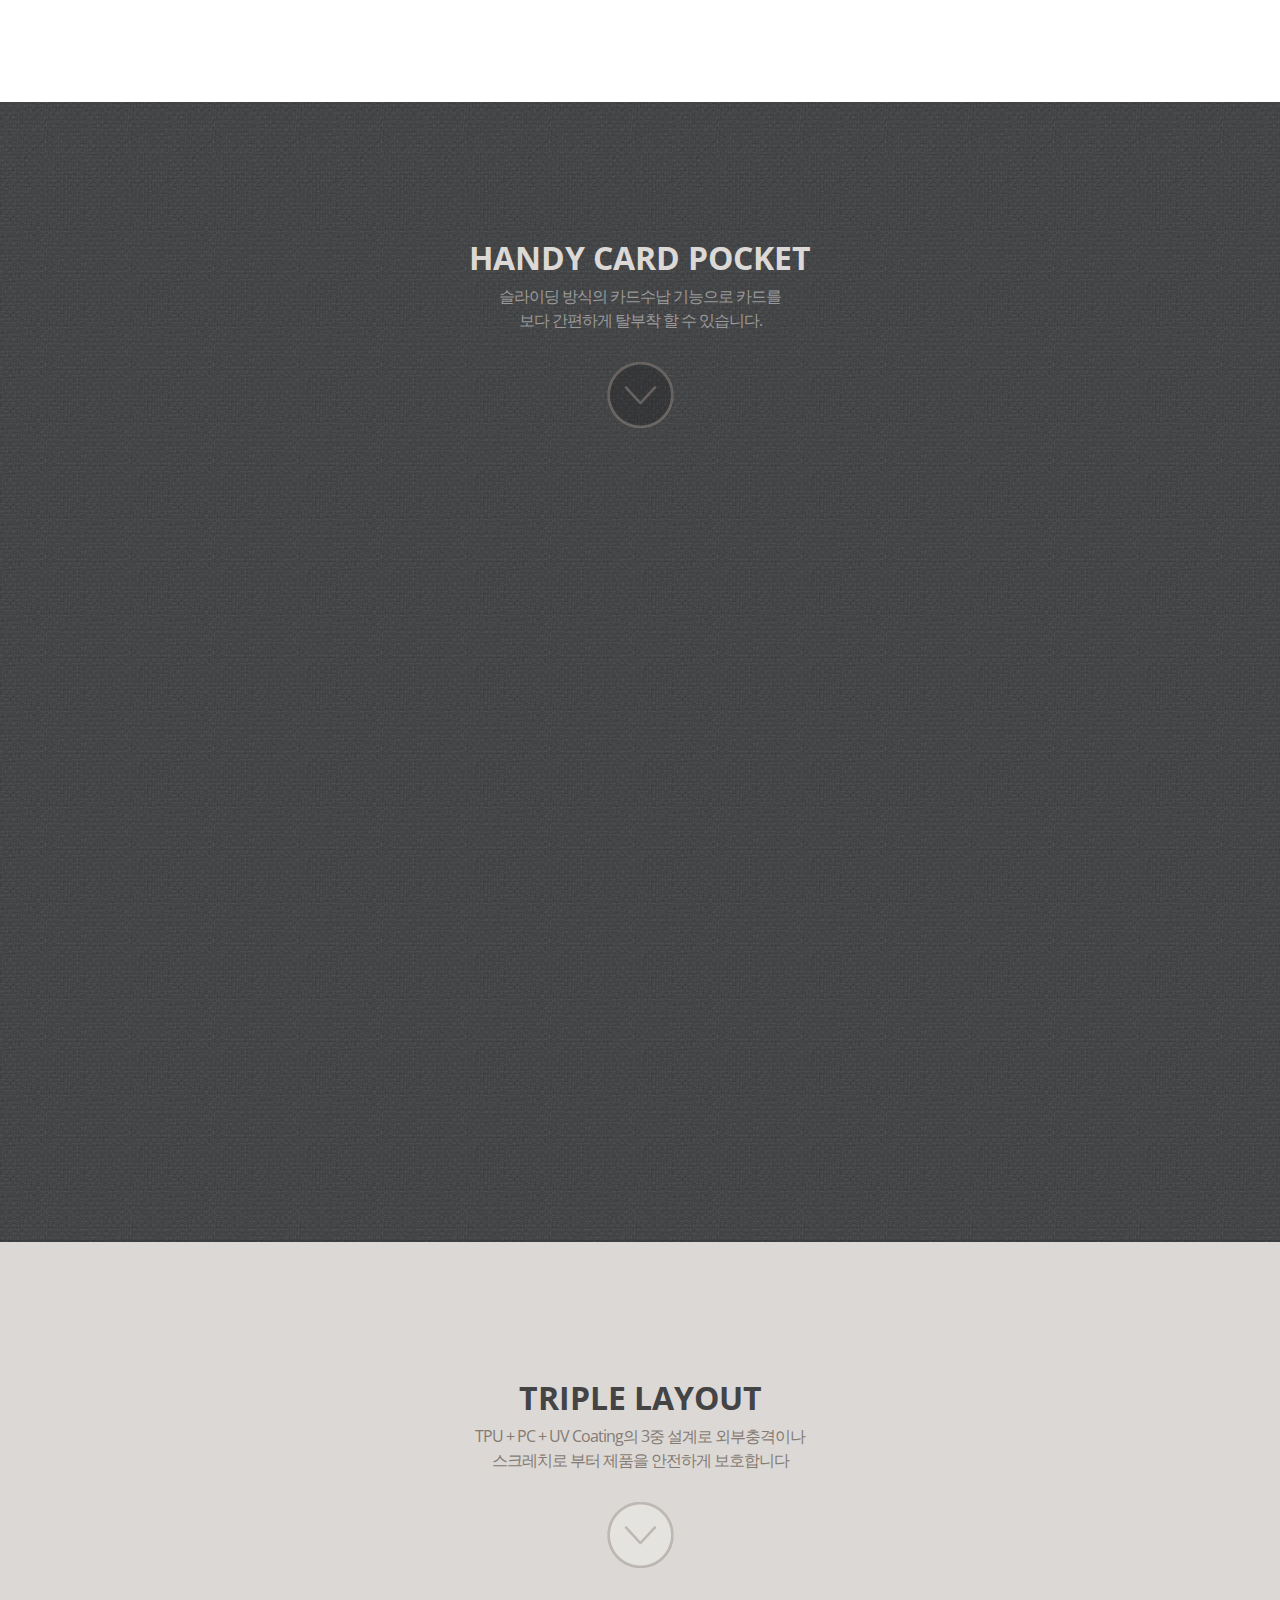
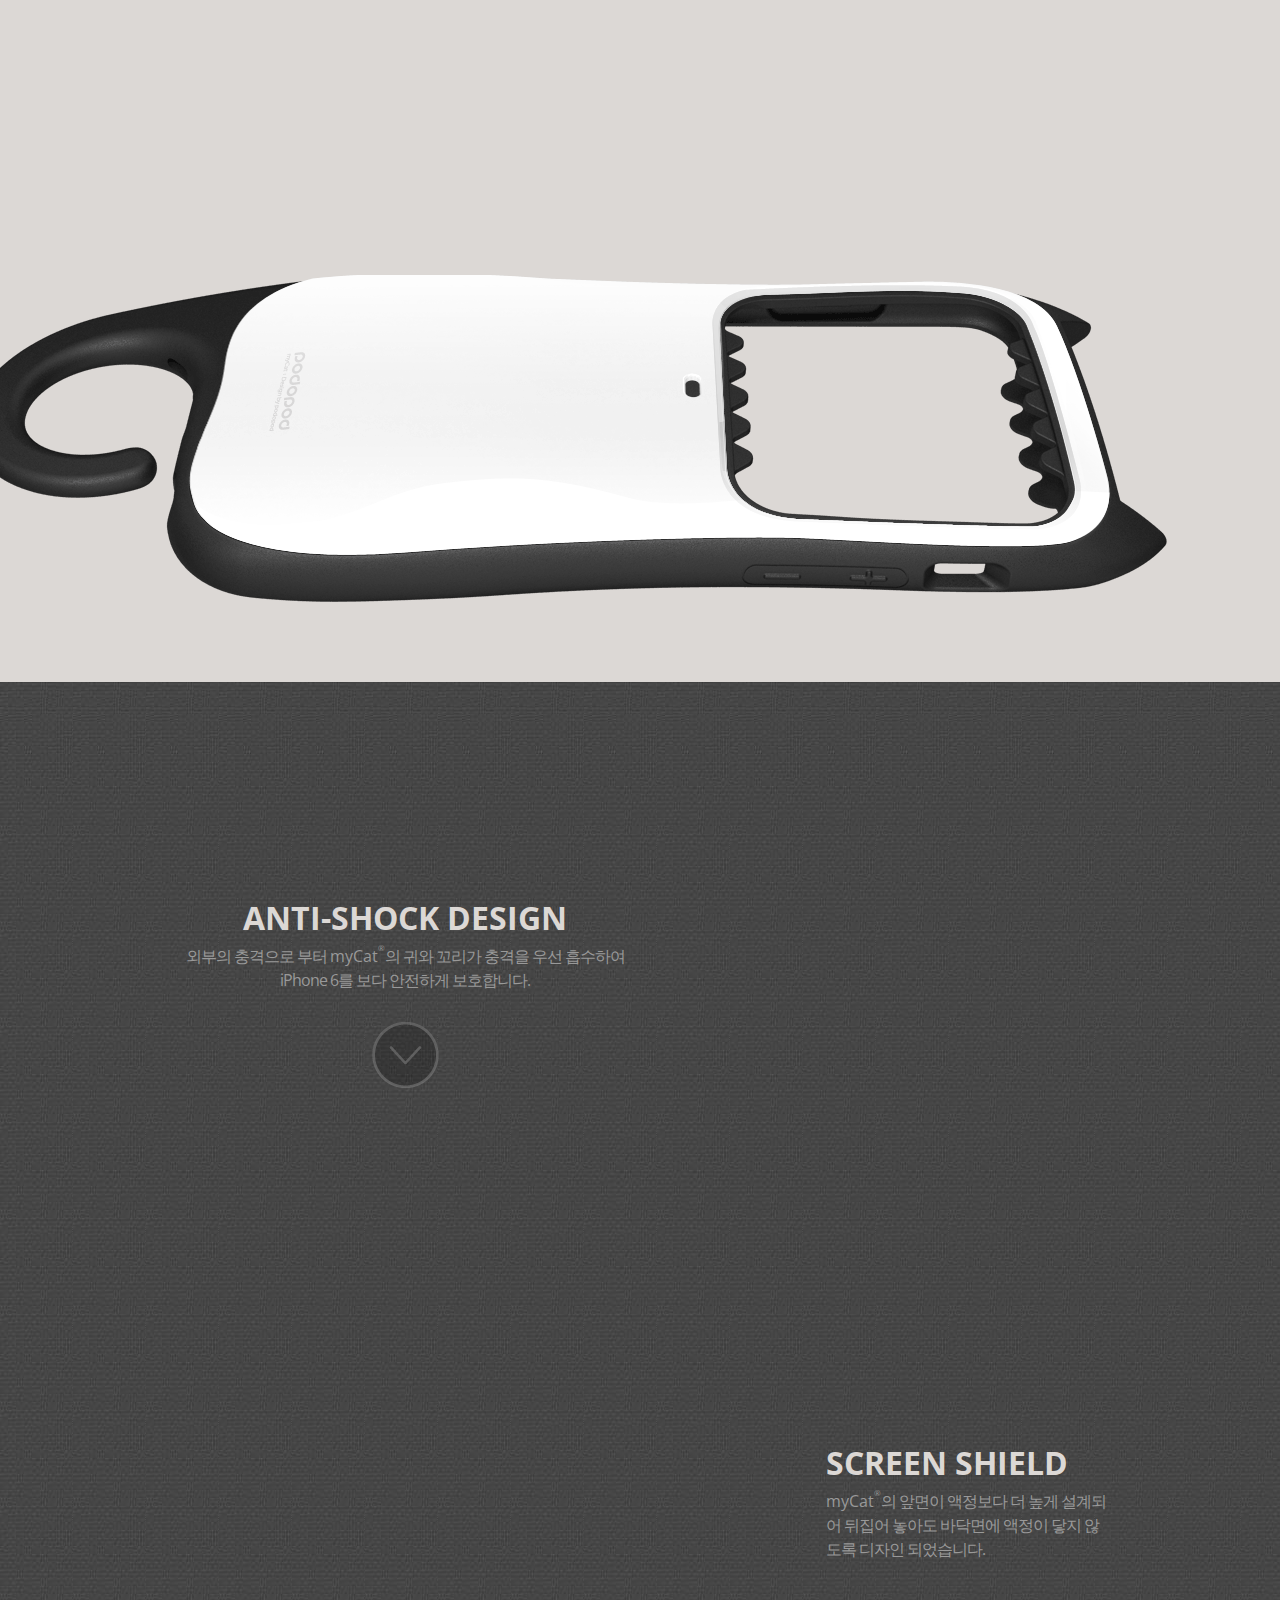
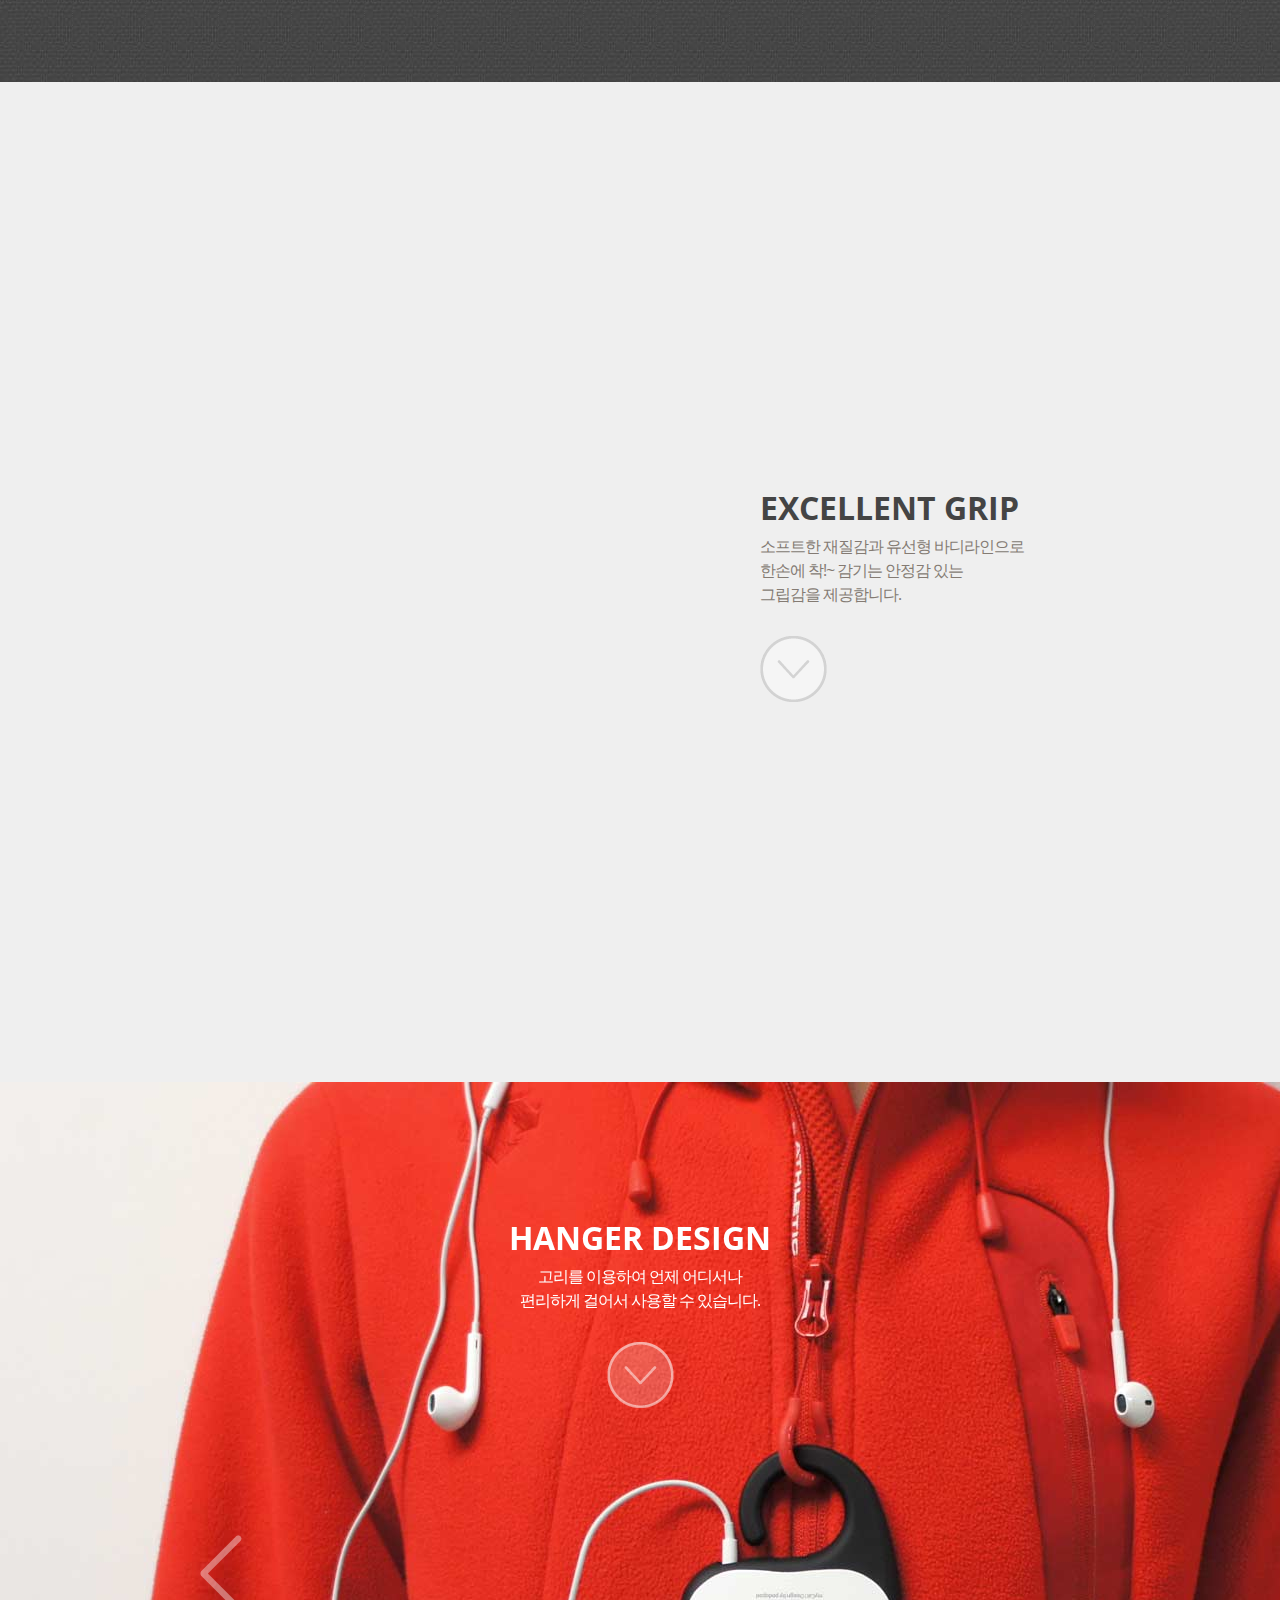
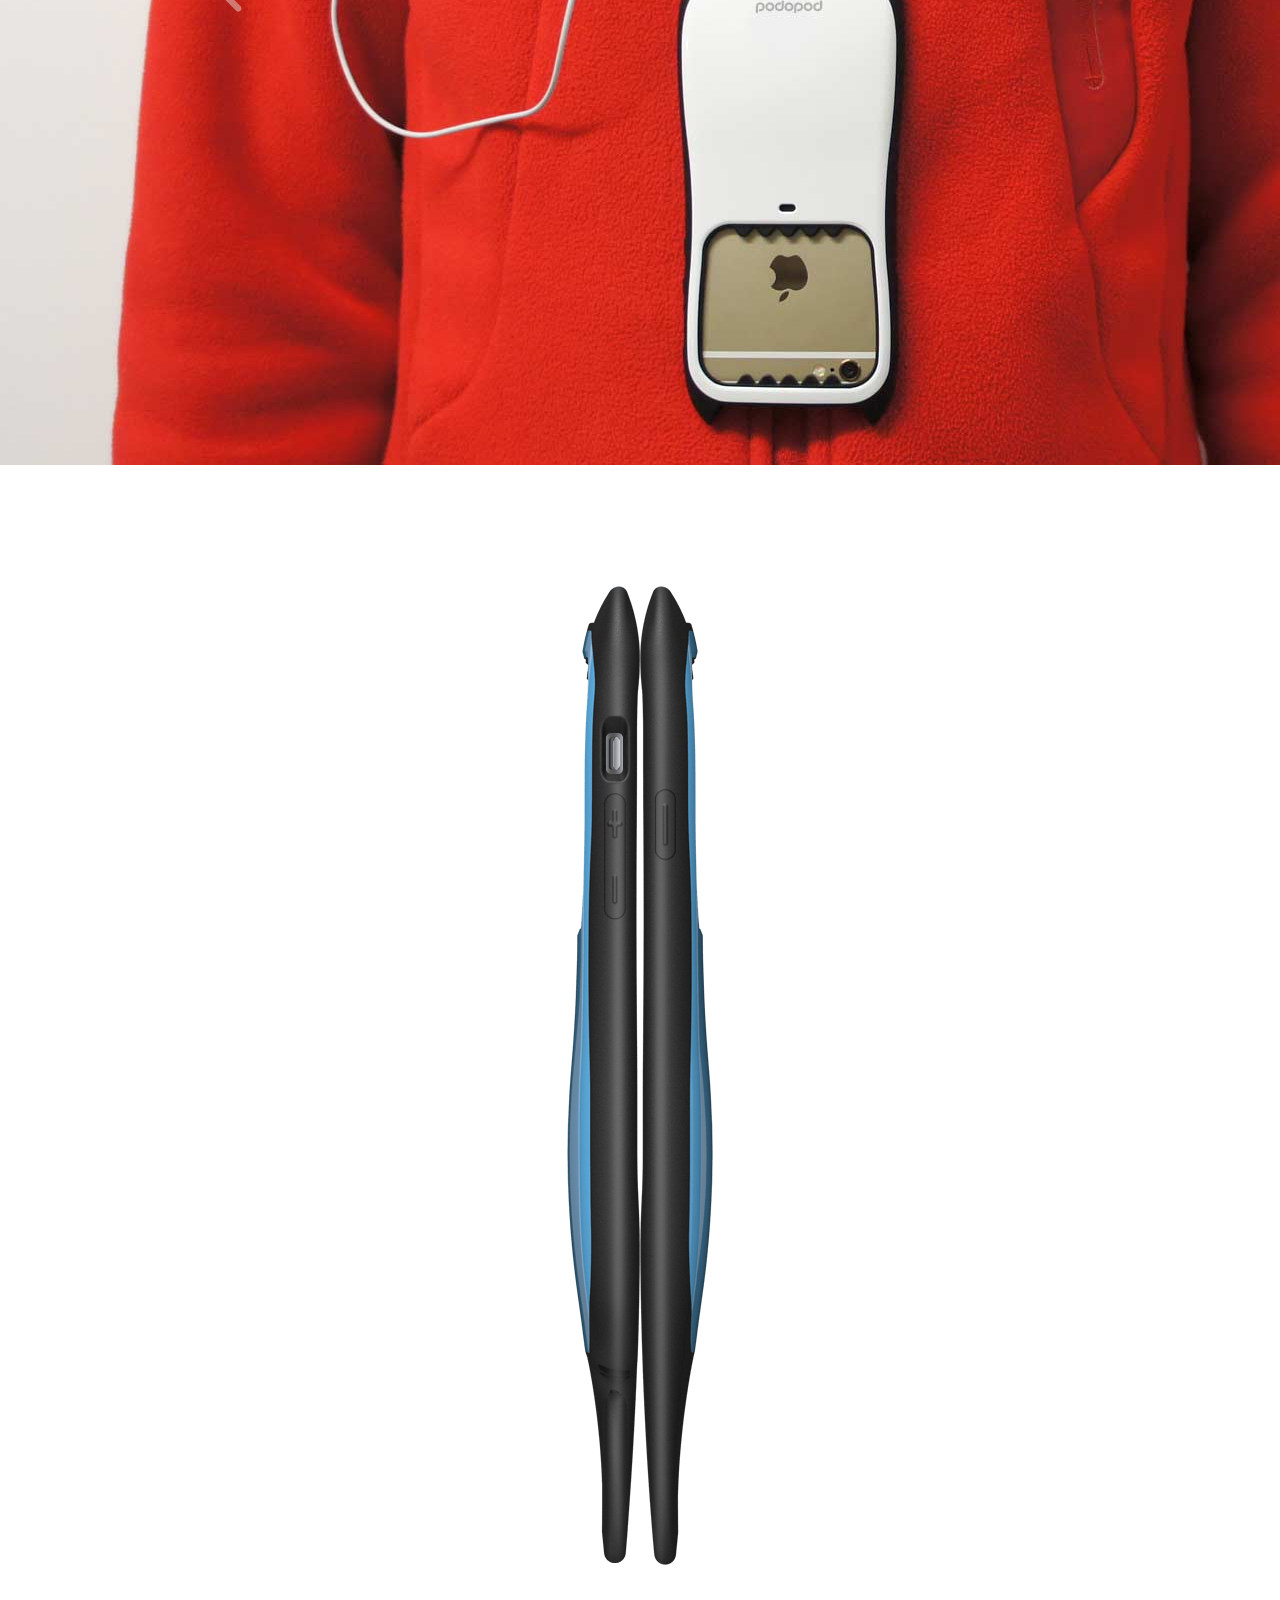
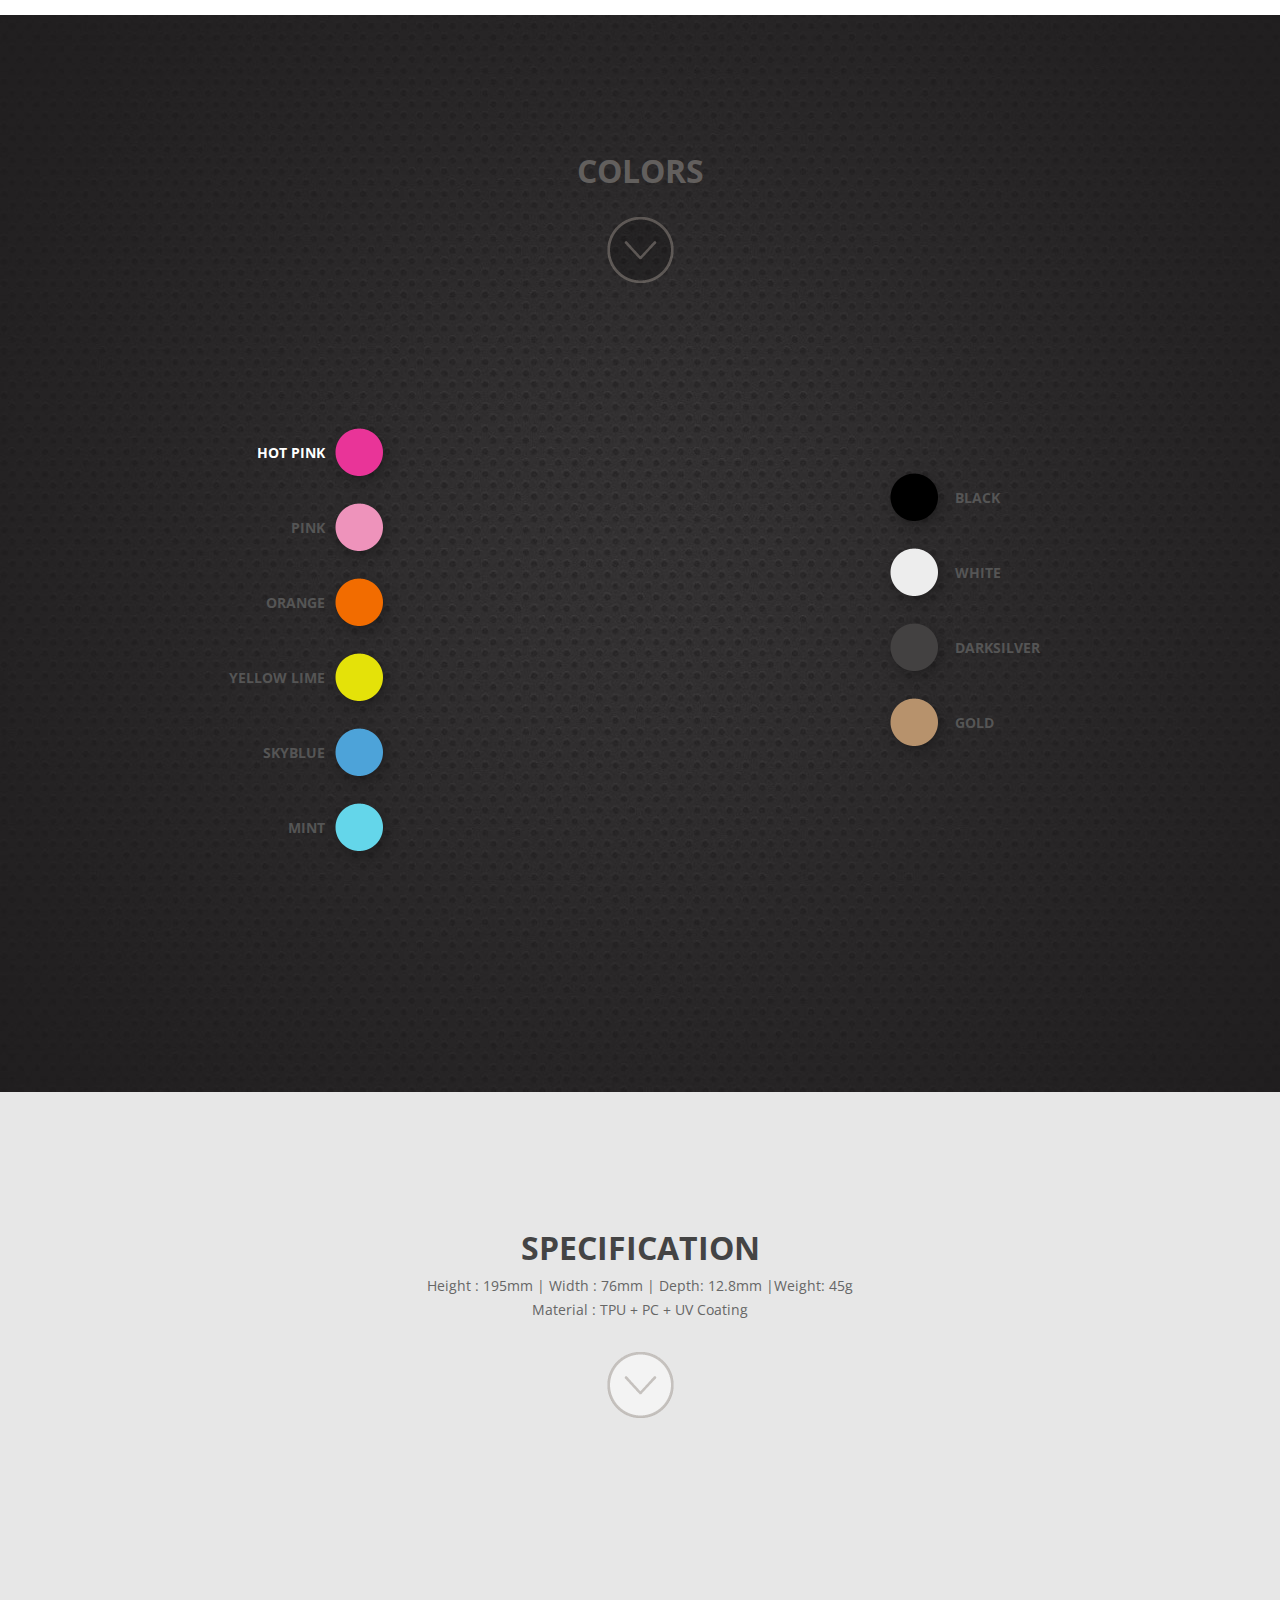
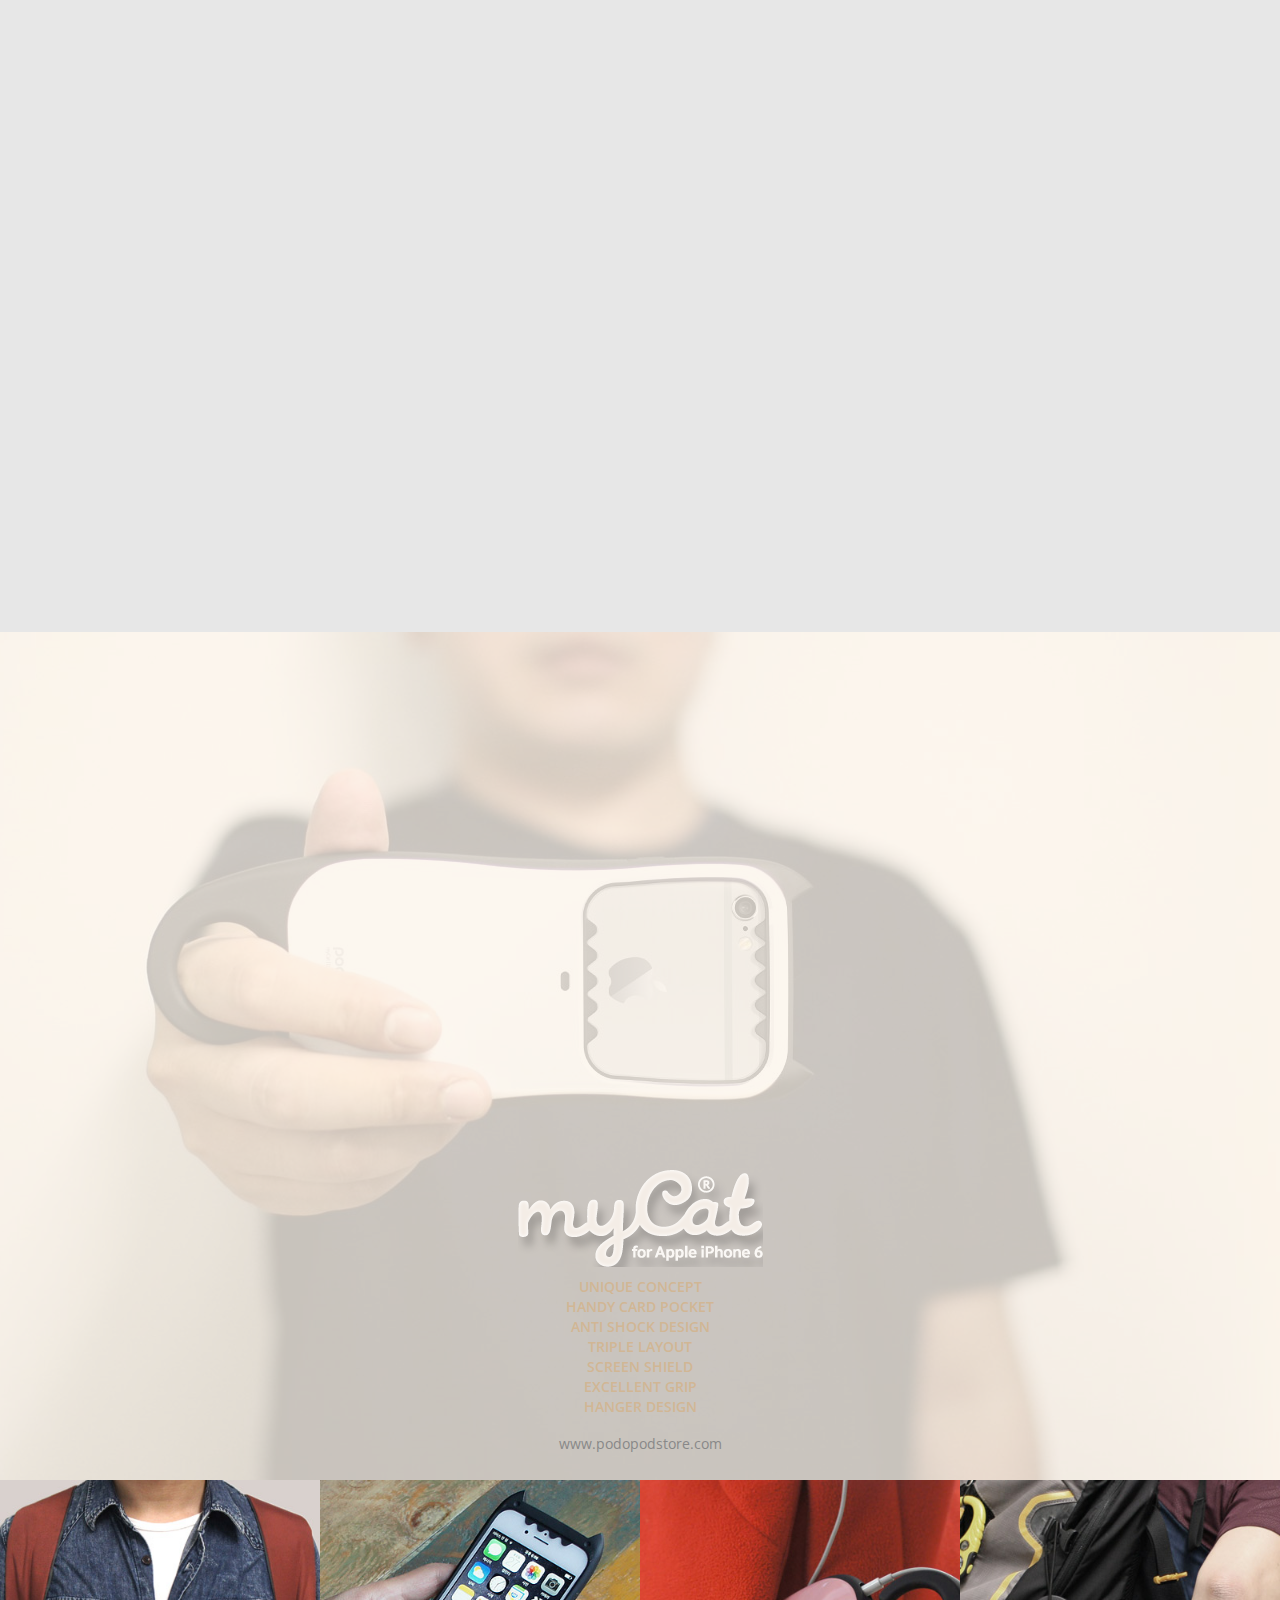
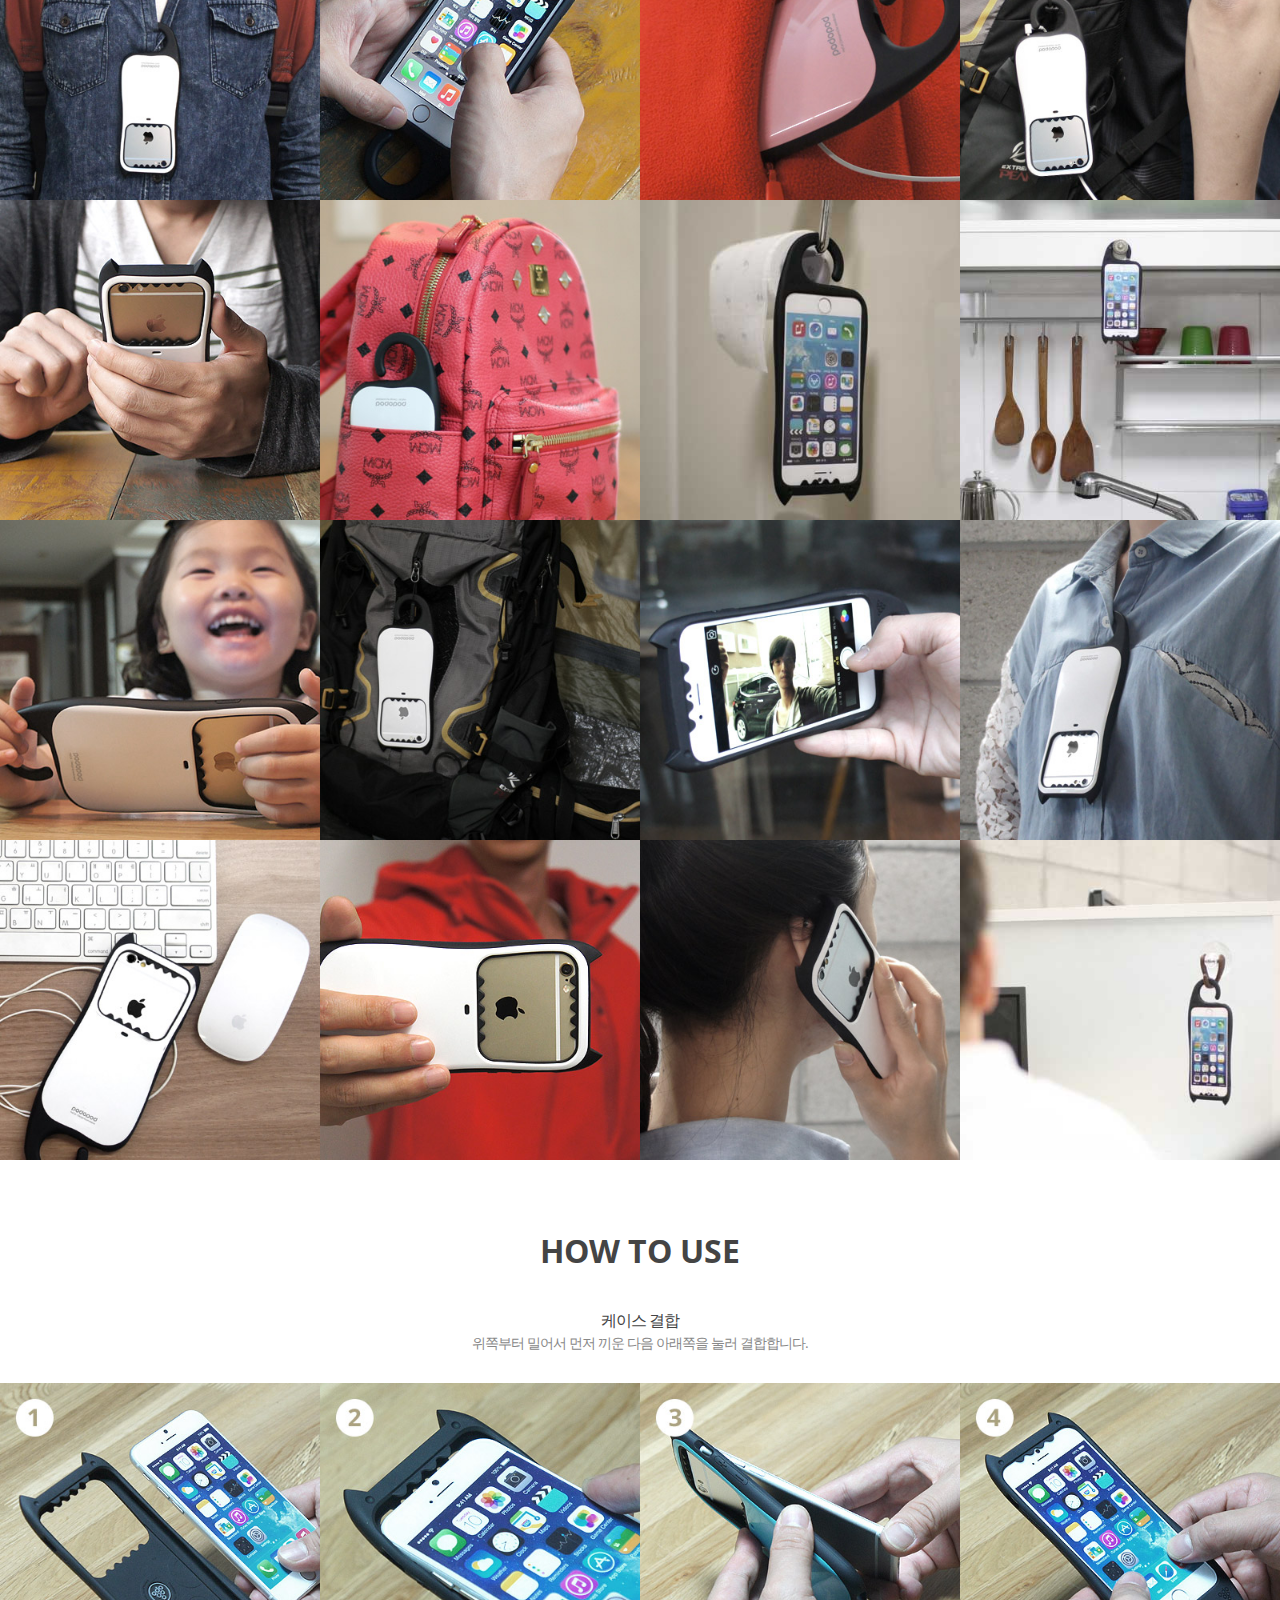
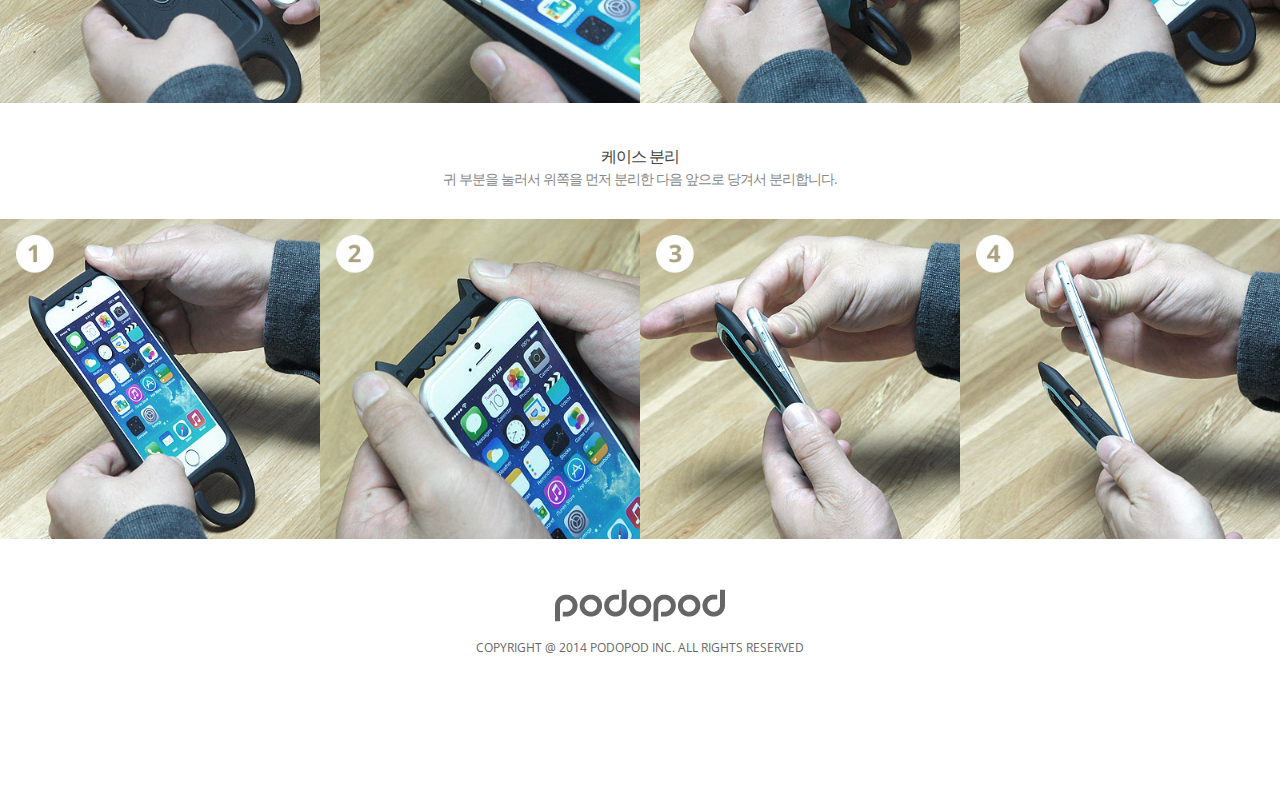
<file: 작업물모음/mycat/index.html>
<!DOCTYPE html>
<html lang="ko">
<head>
    <meta charset="UTF-8">
    <meta name="viewport" content="width=device-width, initial-scale=1.0">
    <meta http-equiv="X-UA-Compatible" content="ie=edge">
    <title>myCat</title>
    <link rel="stylesheet" href="css/reset.css">
    <link rel="stylesheet" href="css/main.css">
    <link rel="stylesheet" href="css/slick.css">
    <link rel="shortcut icon" href="images/favicon.png">
    <link href="https://fonts.googleapis.com/css?family=Open+Sans:300,400,600,700,800&display=swap" rel="stylesheet">

</head>
<body>
    <div class="quick_side">
        <ul>
            <li class="on"><a href="javascript:;">1</a></li>
            <li><a href="javascript:;">2</a></li>
            <li><a href="javascript:;">3</a></li>
            <li><a href="javascript:;">4</a></li>
            <li><a href="javascript:;">5</a></li>
            <li><a href="javascript:;">6</a></li>
            <li><a href="javascript:;">7</a></li>
            <li><a href="javascript:;">8</a></li>
            <li><a href="javascript:;">9</a></li>
            <li><a href="javascript:;">10</a></li>
            <li><a href="javascript:;">11</a></li>
            <li><a href="javascript:;">12</a></li>
        </ul>
    </div>
    <header>
        <div class="header">
            <a href="javascript:;" class="btn_h_01"><img src="images/podopod_logo_01.png" alt=""></a>
            <h1><a href="index.html">마이캣로고</a></h1>
            <a href="javascript:;"  class="btn_h_02"><img src="images/btn_cart_02.png" alt=""></a>
        </div>
    </header>
    <section>
        <div class="section1">
            <a href="javascript:;" class="btn_p1_01"><img src="images/podopod_logo_02.png" alt=""></a>
            <a href="javascript:;"  class="btn_p1_02"><img src="images/btn_cart_01.png" alt=""></a>
            <div class="section1_inner">
                <img src="images/podopod_mycat_for_apple_iphone_6_cat.jpg" alt="">
                <div class="section1_tit">
                    <h2><img src="images/podopod_mycat_for_apple_iphone_6_con01_txt01.png" alt=""></h2>
                    <p>One day,
                    <br>A little myCat came to me.
                    <br>She is cuty but also strong.
                    <br>She is cold but also tender.
                    <br>Anytime anywhere she always with me.
                    <br>My best friend myCat.</p>
                    <a href="javascript:;" class="btn_down1"><img src="images/btn_con_01_arrow.png" alt=""></a>
                </div>
            </div>
        </div>
        <div class="section2">
            <img src="images/podopod_mycat_for_apple_iphone_6_con02_img01.png" alt="" class="case">
            <div class="section2_tit">
                <h2><img src="images/podopod_mycat_for_apple_iphone_6_con02_txt01.png" alt=""></h2>
                <h3>당신만큼 센스 넘치는 케이스!</h3>
                <p>- 고양이 모습을 담은 유니크한 컨셉
                    <br>- 탈부착이 편리한 슬라이딩 카드 포켓
                    <br>- 안전하고 강력한 3중 설계 구조
                    <br>- 액정이 바닥면에 먼저 닿지 않는 디테일
                    <br>- 한손에 착!~ 감기는 안정감있는 그립감
                    <br>- 쉽고 편리하게 걸수 있는 Hanger 디자인
                </p>
                <a href="javascript:;" class="btn_down2"><img src="images/btn_con_02_arrow.png" alt=""></a>
            </div>
            <div class="section2_copy">
                <img src="images/podopod_con02_podopod_logo.png" alt="">
                <p>특허출원 | 디자인등록 | 상표등록 | 저작권출원</p>
                <span>Made from TPU, it provides greater protection of your smartphone from external impact and scratch. The protrusion on the bezel susceptible to the impact increases the protection for the smartphone.</span>
            </div>
        </div>
        <div class="section3">
            <div class="section3_inner">
                <div class="section3_tit">
                    <h2>UNIQUE CONCEPT</h2>
                    <p>고양이를 형상화한 독특한 디자인 <span>myCat</span><sup>®</sup>은<br>언제 어디서나 친근하고 개성있는 스타일을 연출합니다.</p>
                    <!-- sup태그는 위첨자 태그임
                        sub태그는 아래첨자 태그 -->
                    <a href="javascript:;" class="btn_down3"><img src="images/btn_con_03_arrow.png" alt=""></a>
                </div>
                <div>
                    <img src="images/con_03_cat.jpg" alt="" class="sec3_img01 sec3_ani" >
                    <img src="images/con_03_img01.png" alt="" class="sec3_img02 sec3_ani">
                </div>
            </div>
        </div>
        <div class="section4">
            <div class="s4_inner">
                <div class="s4_tit">
                    <h2>HANDY CARD POCKET</h2>
                    <p>슬라이딩 방식의 카드수납 기능으로 카드를<br>보다 간편하게 탈부착 할 수 있습니다.</p>
                    <a href="javascript:;" class="btn_down4"><img src="images/btn_con_04_arrow.png" alt=""></a>
                </div>
                <div class="s4_img">
                    <img src="images/con_04_slide_bg.png" alt="" class="sec4_img01 sec4_ani" >
                    <img src="images/mycat_case_iphone6_card.png" alt="" class="sec4_img02 sec4_ani">
                    <img src="images/mycat_case_iphone6_default_01.png" alt="" class="sec4_img03 sec4_ani" >
                </div>
            </div>
        </div>
        <div class="section5">
            <div class="s5_inner">
                <div class="s5_tit">
                    <h2>TRIPLE LAYOUT</h2>
                    <p>TPU + PC + UV Coating의 3중 설계로 외부충격이나<br>스크레치로 부터 제품을 안전하게 보호합니다</p>
                    <a href="javascript:;" class="btn_down5"><img src="images/btn_con_05_arrow.png" alt=""></a>
                </div>
                <div class="s5_img">
                    <img src="images/mycat_case_iphone6_body.png" alt="" class="sec5_img01 sec5_ani" >
                    <img src="images/mycat_case_iphone6_cover.png" alt="" class="sec5_img02 sec5_ani" >
                    <img src="images/mycat_case_iphone6_uv.png" alt="" class="sec5_img03 sec5_ani" >
                </div>
            </div>
        </div>
        <div class="section6">
            <div class="s6_tit">
                <h2>ANTI-SHOCK DESIGN</h2>
                <p>외부의 충격으로 부터 <span>myCat</span><sup>®</sup>의 귀와 꼬리가 충격을 우선 흡수하여<br>iPhone 6를 보다 안전하게 보호합니다.</p>
                <a href="javascript:;" class="btn_down6"><img src="images/btn_con_12_arrow.png" alt=""></a>
            </div>
            <div class="s6_img01">
                <img src="images/mycat_case_iphone6_con12_body.png" alt="" class="sec6_img01 sec6_ani">
                <div class="s5_img01_circle01">
                    <img src="images/circle_effect_01.png" alt="" class="circle01 circle">
                    <img src="images/circle_effect_02.png" alt="" class="circle02 circle">
                    <img src="images/circle_effect_03.png" alt="" class="circle03 circle">
                    <img src="images/circle_effect_04.png" alt="" class="circle04 circle">
                    <img src="images/circle_effect_05.png" alt="" class="circle05 circle">
                    <img src="images/circle_effect_06.png" alt="" class="circle06 circle">
                </div>
                <div class="s5_img01_circle02">
                    <img src="images/circle_effect_01.png" alt="" class="circle01 circle">
                    <img src="images/circle_effect_02.png" alt="" class="circle02 circle">
                    <img src="images/circle_effect_03.png" alt="" class="circle03 circle">
                    <img src="images/circle_effect_04.png" alt="" class="circle04 circle">
                    <img src="images/circle_effect_05.png" alt="" class="circle05 circle">
                    <img src="images/circle_effect_06.png" alt="" class="circle06 circle">
                </div>
            </div>
            <div class="s6_tit2">
                <h2>SCREEN SHIELD</h2>
                <p><span>myCat</span><sup>®</sup>의 앞면이 액정보다 더 높게 설계되<br>어 뒤집어 놓아도 바닥면에 액정이 닿지 않<br>도록 디자인 되었습니다.</p>
            </div>
            <div class="s6_img02">
                <img src="images/mycat_case_iphone6_con12_side.png" alt="" class="sec6_img01_1 sec6_ani2">
                <img src="images/mycat_case_iphone6_con12_side_line01.png" alt="" class="sec6_img01_2 sec6_ani2">
                <span class="sec6_img01_3 sec6_ani2">2.5mm</span>
            </div>
        </div>
        <div class="section7">
            <div class="s7_tit">
                <h2>EXCELLENT GRIP</h2>
                <p>소프트한 재질감과 유선형 바디라인으로<br>한손에 착!~ 감기는 안정감 있는<br>그립감을 제공합니다.</p>
                <a href="javascript:;" class="btn_down7"><img src="images/btn_con_06_arrow.png" alt=""></a>
            </div>
            <img src="images/con_06_img01.jpg" alt="" class="s7_img01">

        </div>
        <div class="section8">
            <div class="s8_bgslide">
                <img src="images/sec08/cat_case_hanger_design_01.jpg" alt="">
                <img src="images/sec08/cat_case_hanger_design_02.jpg" alt="">
                <img src="images/sec08/cat_case_hanger_design_03.jpg" alt="">
                <img src="images/sec08/cat_case_hanger_design_04.jpg" alt="">
                <img src="images/sec08/cat_case_hanger_design_05.jpg" alt="">
                <img src="images/sec08/cat_case_hanger_design_06.jpg" alt="">
                <img src="images/sec08/cat_case_hanger_design_07.jpg" alt="">
                <img src="images/sec08/cat_case_hanger_design_08.jpg" alt="">
                <img src="images/sec08/cat_case_hanger_design_09.jpg" alt="">
            </div>
            <div class="s8_tit">
                <h2>HANGER DESIGN</h2>
                <p>고리를 이용하여 언제 어디서나<br>편리하게 걸어서 사용할 수 있습니다.</p>
                <a href="javascript:;" class="btn_down8"><img src="images/btn_con_07_arrow.png" alt=""></a>
            </div>
        </div>

        <div class="section9">
            <div class="s9_inner">
                <div class="s9_tit">
                    <h2>ULTRA<br>LIGHT&THIN</h2>
                    <p>12.8mm의 두께와 45g의 무게로<br>실용성과 휴대성을 동시에 제공합니다.</p>
                    <a href="javascript:;" class="btn_down9"><img src="images/btn_con_08_arrow.png" alt=""></a>
                </div>
                <div class="s9_img">
                    <img src="images/con_08_case_01.png" alt="" class="s9_img01">
                    <img src="images/con_08_case_02.png" alt="" class="s9_img02">
                </div>
            </div>
        </div>

        <div class="section10">
            <div class="s10_inner">
                <div class="s10_tit">
                    <h2>COLORS</h2>
                    <a href="javascript:;" class="btn_down10"><img src="images/btn_con_04_arrow.png" alt=""></a>
                </div>
                <div class="s10_mobile">
                    <img src="images/sec10/mycat_case_iphone6_default_02.png" alt="" class="case_d">
                    <ul class="s10_case s10_case_left">
                        <li class="on"><img src="images/sec10/mycat_case_iphone6_hotpink_01.png" alt=""></li>
                        <li><img src="images/sec10/mycat_case_iphone6_pink_01.png" alt=""></li>
                        <li><img src="images/sec10/mycat_case_iphone6_orange_01.png" alt=""></li>
                        <li><img src="images/sec10/mycat_case_iphone6_yellow_01.png" alt=""></li>
                        <li><img src="images/sec10/mycat_case_iphone6_skyblue_01.png" alt=""></li>
                        <li><img src="images/sec10/mycat_case_iphone6_mint_01.png" alt=""></li>
                    </ul>
                    <ul class="s10_case s10_case_right">
                        <li><img src="images/sec10/mycat_case_iphone6_black_01.png" alt=""></li>
                        <li><img src="images/sec10/mycat_case_iphone6_white_01.png" alt=""></li>
                        <li><img src="images/sec10/mycat_case_iphone6_darlsiver_01.png" alt=""></li>
                        <li><img src="images/sec10/mycat_case_iphone6_gold_01.png" alt=""></li>
                    </ul>
                </div>
                <div class="s10_color">
                    <ul class="color_left">
                        <li class='on'>
                            <a href="javascript:;">
                                HOT PINK
                                <img src="images/sec10/mycat_case_iphone6_hotpink_color_01.png" alt="">
                            </a>
                        </li>
                        <li>
                            <a href="javascript:;">
                                PINK
                                <img src="images/sec10/mycat_case_iphone6_pink_color_01.png" alt="">
                            </a>
                        </li>
                        <li>
                            <a href="javascript:;">
                                ORANGE
                                <img src="images/sec10/mycat_case_iphone6_orange_color_01.png" alt="">
                            </a>
                        </li>
                        <li>
                            <a href="javascript:;">
                                YELLOW LIME
                                <img src="images/sec10/mycat_case_iphone6_yellow_color_01.png" alt="">
                            </a>
                        </li>
                        <li>
                            <a href="javascript:;">
                                SKYBLUE
                                <img src="images/sec10/mycat_case_iphone6_skyblue_color_01.png" alt="">
                            </a>
                        </li>
                        <li>
                            <a href="javascript:;">
                                MINT
                                <img src="images/sec10/mycat_case_iphone6_mint_color_01.png" alt="">
                            </a>
                        </li>
                    </ul>
                    <ul class="color_right">
                        <li>
                            <a href="javascript:;">
                                <img src="images/sec10/mycat_case_iphone6_black_color_01.png" alt="">
                                BLACK
                            </a>
                        </li>
                        <li>
                            <a href="javascript:;">
                                <img src="images/sec10/mycat_case_iphone6_white_color_01.png" alt="">
                                WHITE
                            </a>
                        </li>
                        <li>
                            <a href="javascript:;">
                                <img src="images/sec10/mycat_case_iphone6_darksilver_color_01.png" alt="">
                                DARKSILVER
                            </a>
                        </li>
                        <li>
                            <a href="javascript:;">
                                <img src="images/sec10/mycat_case_iphone6_gold_color_01.png" alt="">
                                GOLD
                            </a>
                        </li>
                    </ul>
                </div>

            </div>
        </div>

        <div class="section11">
            <div class="s11_inner">
                <div class="s11_tit">
                    <h2>SPECIFICATION</h2>
                    <p>Height : 195mm | Width : 76mm | Depth: 12.8mm |Weight: 45g<br>Material : TPU + PC + UV Coating</p>
                    <a href="javascript:;" class="btn_down11"><img src="images/btn_con_09_arrow.png" alt=""></a>
                </div>
                <div class="s11_img">
                    <img src="images/podopod_con09_mycat_case_02.png" alt="" class="s11_img01">
                    <img src="images/podopod_con09_mycat_case_01.png" alt="" class="s11_img02">
                </div>
            </div>
        </div>

        <div class="section12">
            <div class="s12_inner">
                <div class="s12_tit">
                    <h2>마이캣로고</h2>
                    <p>UNIQUE CONCEPT<br>HANDY CARD POCKET<br>ANTI SHOCK DESIGN<br>TRIPLE LAYOUT<br>SCREEN SHIELD<br>EXCELLENT GRIP<br>HANGER DESIGN</p>
                    <a href="javascript:;">www.podopodstore.com</a>
                </div>
            </div>
            <img src="images/con11_obj01.jpg" alt="" class="s12_img01">
        </div>

        <div class="section13">
            <ul class="s13_photo">
                <li><img src="images/sec13/mycat_case_iphone6_design_01.jpg" alt=""></li>
                <li><img src="images/sec13/mycat_case_iphone6_design_02.jpg" alt=""></li>
                <li><img src="images/sec13/mycat_case_iphone6_design_03.jpg" alt=""></li>
                <li><img src="images/sec13/mycat_case_iphone6_design_04.jpg" alt=""></li>
                <li><img src="images/sec13/mycat_case_iphone6_design_05.jpg" alt=""></li>
                <li><img src="images/sec13/mycat_case_iphone6_design_06.jpg" alt=""></li>
                <li><img src="images/sec13/mycat_case_iphone6_design_07.jpg" alt=""></li>
                <li><img src="images/sec13/mycat_case_iphone6_design_08.jpg" alt=""></li>
                <li><img src="images/sec13/mycat_case_iphone6_design_09.jpg" alt=""></li>
                <li><img src="images/sec13/mycat_case_iphone6_design_10.jpg" alt=""></li>
                <li><img src="images/sec13/mycat_case_iphone6_design_11.jpg" alt=""></li>
                <li><img src="images/sec13/mycat_case_iphone6_design_12.jpg" alt=""></li>
                <li><img src="images/sec13/mycat_case_iphone6_design_13.jpg" alt=""></li>
                <li><img src="images/sec13/mycat_case_iphone6_design_14.jpg" alt=""></li>
                <li><img src="images/sec13/mycat_case_iphone6_design_15.jpg" alt=""></li>
                <li><img src="images/sec13/mycat_case_iphone6_design_16.jpg" alt=""></li>
            </ul>
        </div>
        <div class="section14">
            <h2>HOW TO USE</h2>
            <p class="s14_p01">케이스 결합</p>
            <p class="s14_p02">위쪽부터 밀어서 먼저 끼운 다음 아래쪽을 눌러 결합합니다.</p>
            <ul class="case_in">
                <li><img src="images/sec14/process_01_01.jpg" alt=""></li>
                <li><img src="images/sec14/process_01_02.jpg" alt=""></li>
                <li><img src="images/sec14/process_01_03.jpg" alt=""></li>
                <li><img src="images/sec14/process_01_04.jpg" alt=""></li>
            </ul>
            <p class="s14_p03">케이스 분리</p>
            <p class="s14_p04">귀 부분을 눌러서 위쪽을 먼저 분리한 다음 앞으로 당겨서 분리합니다.</p>
            <ul class="case_out">
                <li><img src="images/sec14/process_02_01.jpg" alt=""></li>
                <li><img src="images/sec14/process_02_02.jpg" alt=""></li>
                <li><img src="images/sec14/process_02_03.jpg" alt=""></li>
                <li><img src="images/sec14/process_02_04.jpg" alt=""></li>
            </ul>
        </div>

    </section>
    <nav></nav>
    <article></article>
    <aside></aside>
    <footer>
        <div id="footer">
            <div class="f_inner">
                <a href="javascript:;"></a>
                <p>COPYRIGHT @ 2014 PODOPOD INC. ALL RIGHTS RESERVED</p>
            </div>
        </div>
    </footer>
    <script src='js/jquery-3.4.0.min.js'></script>
    <script src='js/slick.js'></script>
    <script src='js/main.js'></script>
</body>
</html>
</file>
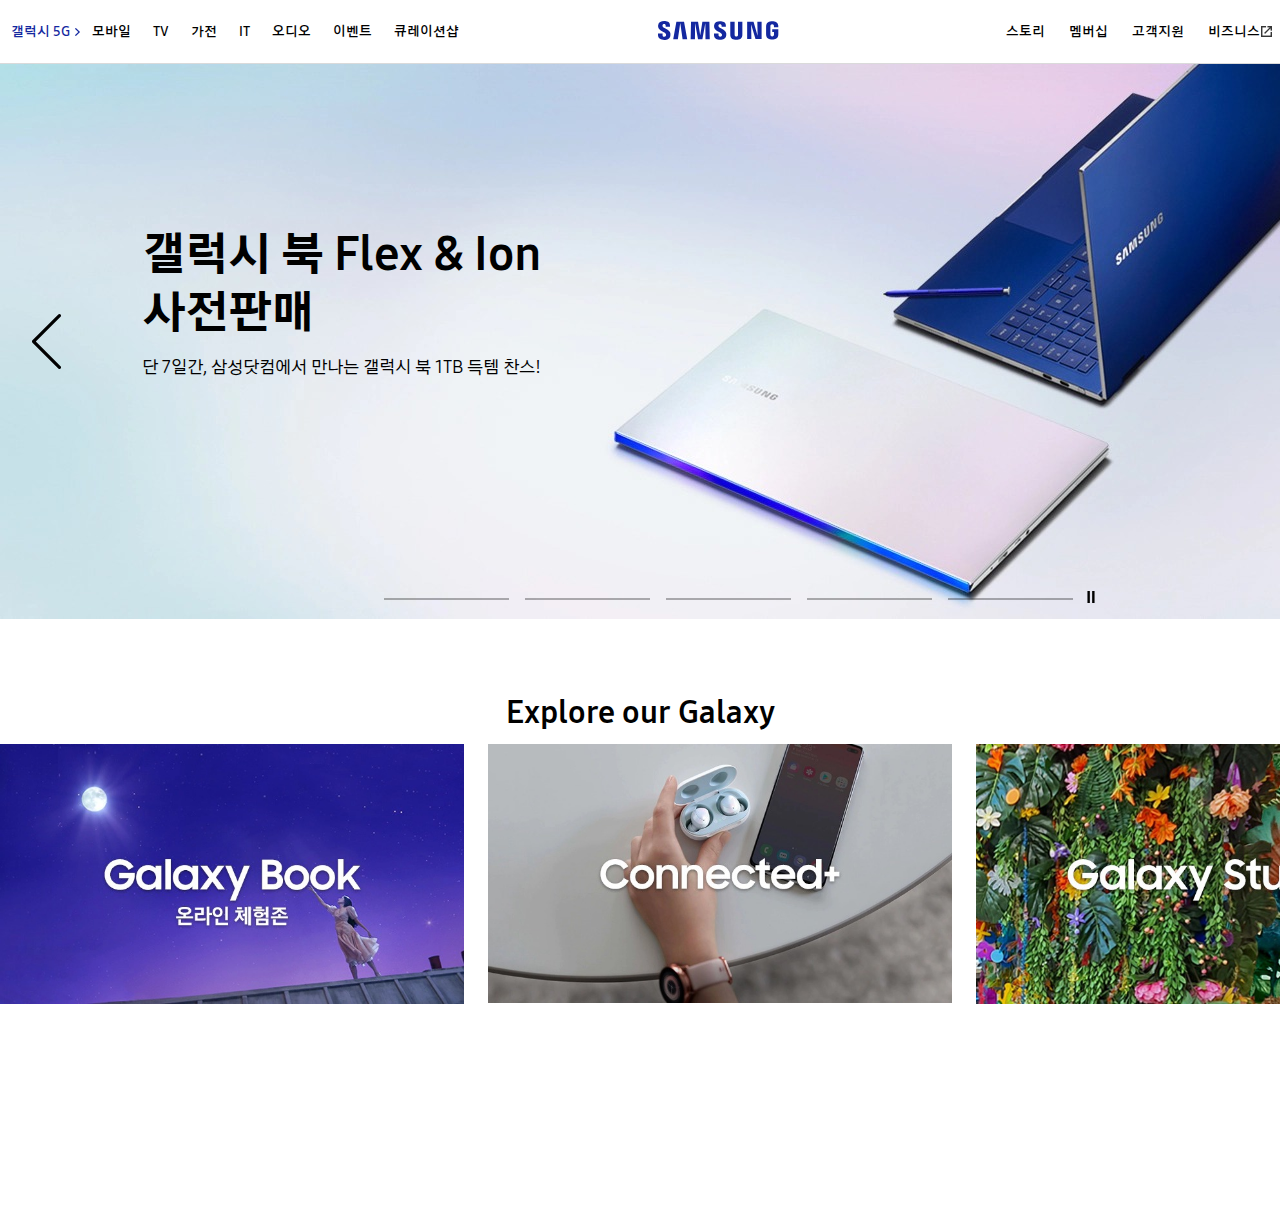
<file: 작업물모음/samsung/index.html>
<!DOCTYPE html>
<html lang="ko">
<head>
    <meta charset="UTF-8">
    <meta name="viewport" content="width=device-width, initial-scale=1.0">
    <meta http-equiv="X-UA-Compatible" content="ie=edge">
    <title>Samsung 대한민국 | 모바일 | TV | 가전 | IT</title>
    <link rel="stylesheet" href="css/reset.css">
    <link rel="shortcut icon" href="images/favicon.ico">
    <link rel="stylesheet" href="css/stylesheet.css">
    <link rel="stylesheet" href="css/main.css">
    <link rel="stylesheet" href="css/slick.css">
    <link rel="stylesheet" href="css/all.css">


</head>
<body>
    <header>
        <div class="h_wrap">
            <div class="h_inner">
                <ul class="gnb">
                    <li class="gnb_5g">
                        <a href="#">갤럭시 5G</a>
                    </li>
                    <li>
                        <a href="#">모바일</a>
                    </li>
                    <li>
                        <a href="#">TV</a>
                    </li>
                    <li>
                        <a href="#">가전</a>
                    </li>
                    <li>
                        <a href="#">IT</a>
                    </li>
                    <li>
                        <a href="#">오디오</a>
                    </li>
                    <li>
                        <a href="#">이벤트</a>
                    </li>
                    <li>
                        <a href="#">큐레이션샵</a>
                    </li>
                </ul>
                <h1><a href="index.html">삼성전자로고</a></h1>
                <ul class="gnb_customer">
                    <li>
                        <a href="#">스토리</a>
                    </li>
                    <li>
                        <a href="#">멤버십</a>
                    </li>
                    <li>
                        <a href="#">고객지원</a>
                    </li>
                    <li class="cus_business">
                        <a href="#">비즈니스</a>
                    </li>
                    <li class='icon'>
                        <a href="#"><span>마이삼성</span><i class="far fa-user"></i></a>
                    </li>
                    <li class='icon'>
                        <a href="#"><span>장바구니</span><i class="fas fa-shopping-cart"></i></a>
                    </li>
                    <li class='icon'>
                        <a href="#"><span>검색</span><i class="fas fa-search"></i></a>
                    </li>
                </ul>

            </div>
        </div>
    </header>
    <nav></nav>
    <section>
        <div class="main">
            <div class="visual_wrap">
                <div class="visual">
                    <div class="visual_01 visual_box">
                        <img src="images/191213_HomeKV_GalaxyBook_Flex_Ion_launching_PC.jpg" alt="">
                        <div class="visual_text01 visual_text">
                            <h2>갤럭시 북 Flex & Ion<br>사전판매</h2>
                            <p>단 7일간, 삼성닷컴에서 만나는 갤럭시 북 1TB 득템 찬스!</p>
                        </div>
                    </div>
                    <div class="visual_02 visual_box">
                        <img src="images/191114_BESPOKE_MainKV_PC_bg_v6.jpg" alt="">
                        <div class="visual_text02 visual_text">
                            <h2>김치플러스 BESPOKE</h2>
                            <p>아삭함은 더하고, 신선함은 맞추다</p>
                        </div>
                    </div>
                    <div class="visual_03 visual_box">
                        <img src="images/191209_dryers_MainKV_PC_191212_v3_bg.jpg" alt="">
                        <div class="visual_text03 visual_text">
                            <h2>삼성 건조기 그랑데</h2>
                            <p>추운 겨울에도 변함없는 안심건조</p>
                        </div>
                    </div>
                    <div class="visual_04 visual_box">
                        <img src="images/191128_LifeStyleTV_MainKV_PC_V4_bg.jpg" alt="">
                        <div class="visual_text04 visual_text">
                            <h2>New Lifestyle TV</h2>
                            <p>새로운 라이프스타일을 스크린에 담다</p>
                        </div>
                    </div>
                    <div class="visual_05 visual_box">
                        <img src="images/191202_MainKV_HolidayEcosystem_PC_bg.jpg" alt="">
                        <div class="visual_text05 visual_text">
                            <h2>올겨울,<br>갤럭시로<br>마음을 연결하세요</h2>
                        </div>
                    </div>
                </div>
                <button type=button class="slide_stop"></button>
            </div>
        </div>
        <div class="section1">
            <div class="s1_inner">
                <h2>Explore our Galaxy</h2>
            <ul class="gal_banner">
                <li>
                    <a href="javascript:;">
                        <div class="gal_mask">
                            <img src="images/191216_3column_2_3.jpg" alt="">
                        </div>
                    </a>
                </li>
                <li>
                    <a href="javascript:;">
                        <div class="gal_mask">
                            <img src="images/191202_3column_1.jpg" alt="">
                        </div>
                    </a>
                </li>
                <li>
                    <a href="javascript:;">
                        <div class="gal_mask">
                            <img src="images/191213_3column_3.jpg" alt="">
                        </div>
                    </a>
                </li>
            </ul>
            </div>
        </div>
    </section>
    <script src='js/jquery-3.4.0.min.js'></script>
    <script src='js/slick.js'></script>
    <script src='js/all.js'></script>
    <script src='js/main.js'></script>

</body>
</html>
</file>
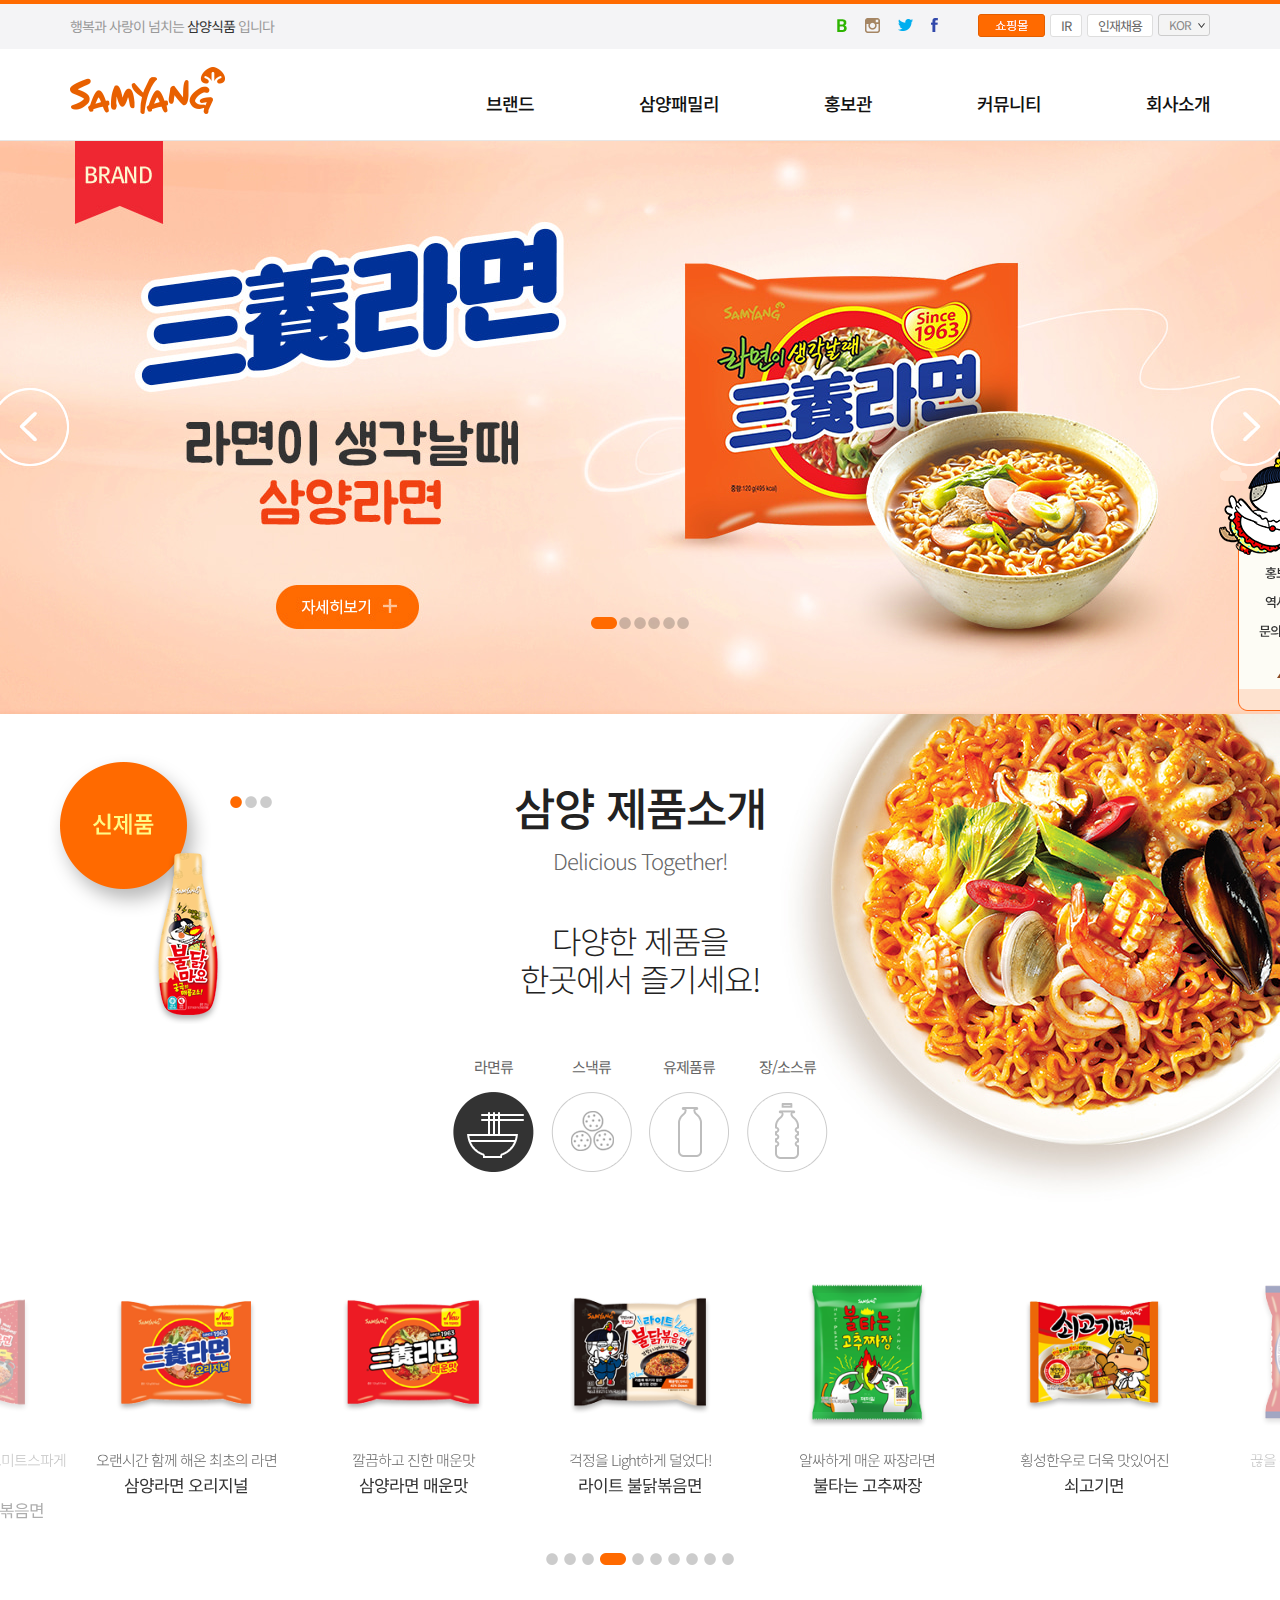
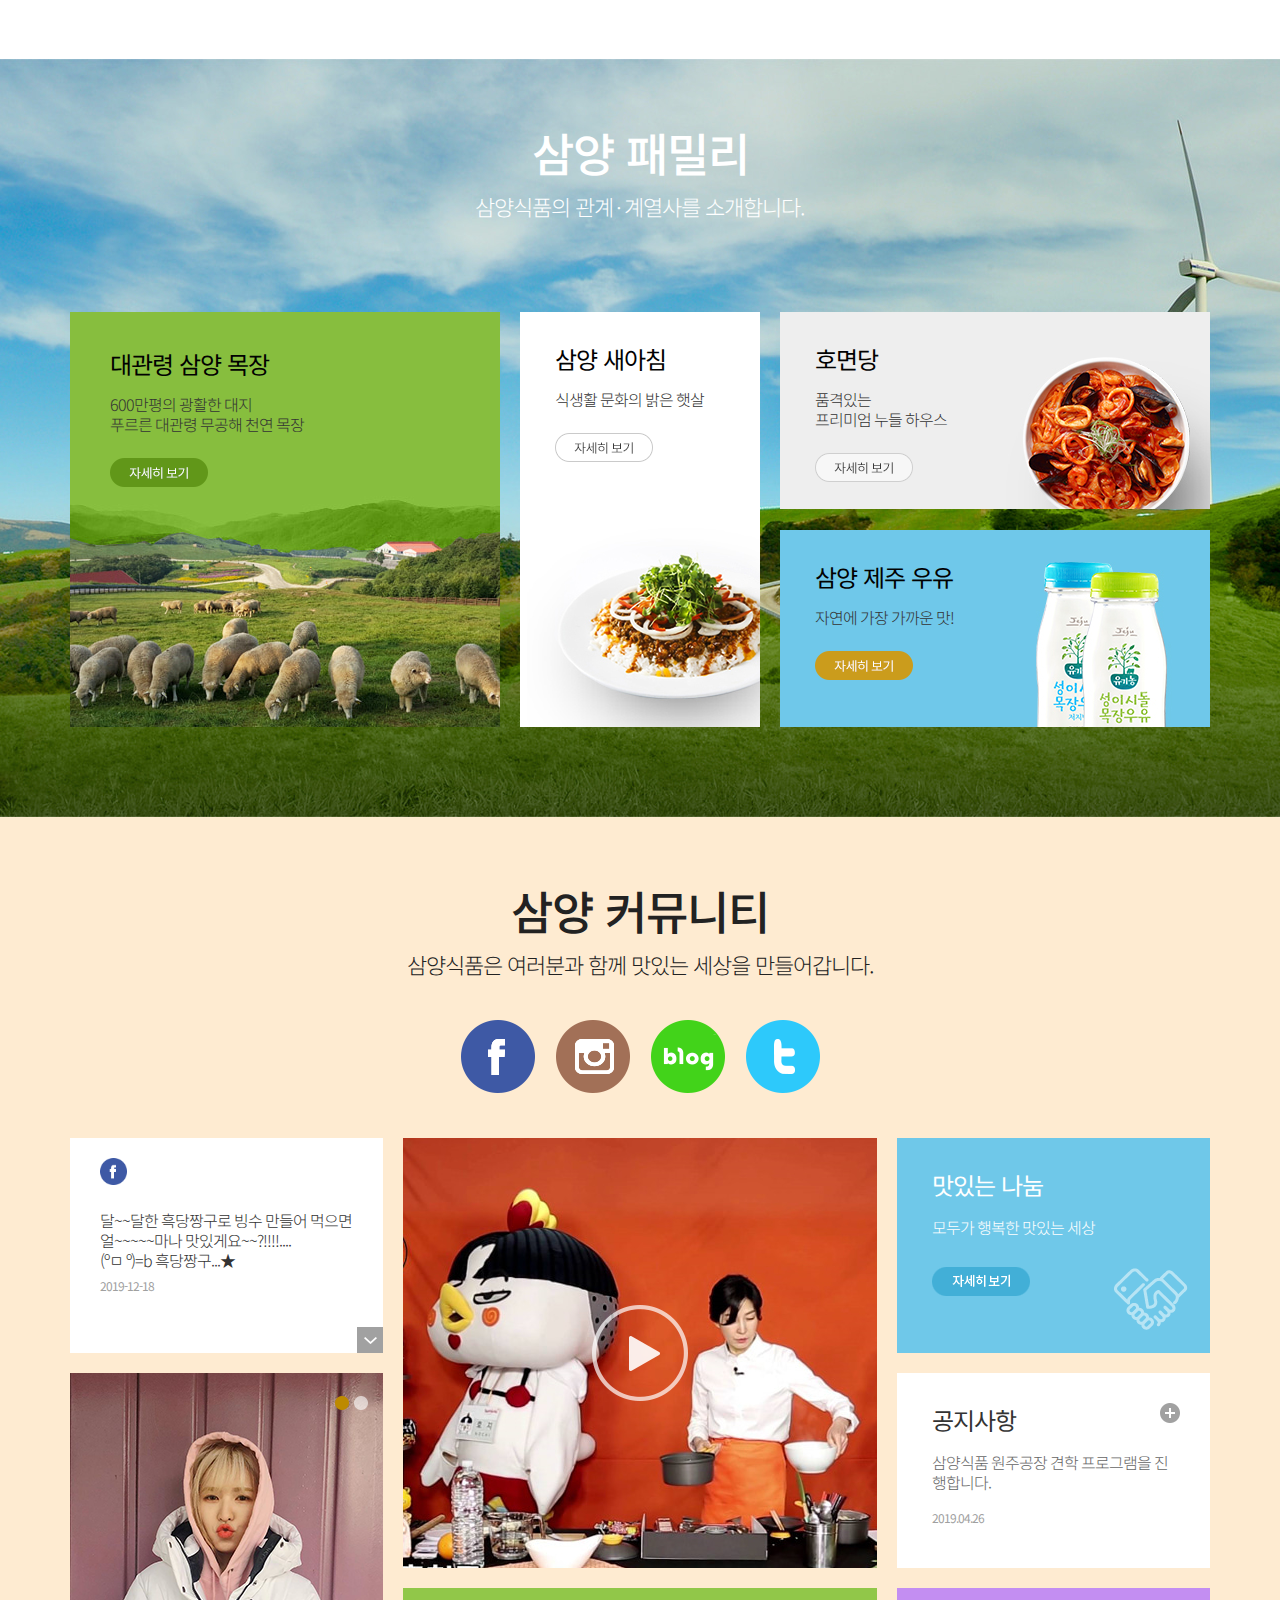
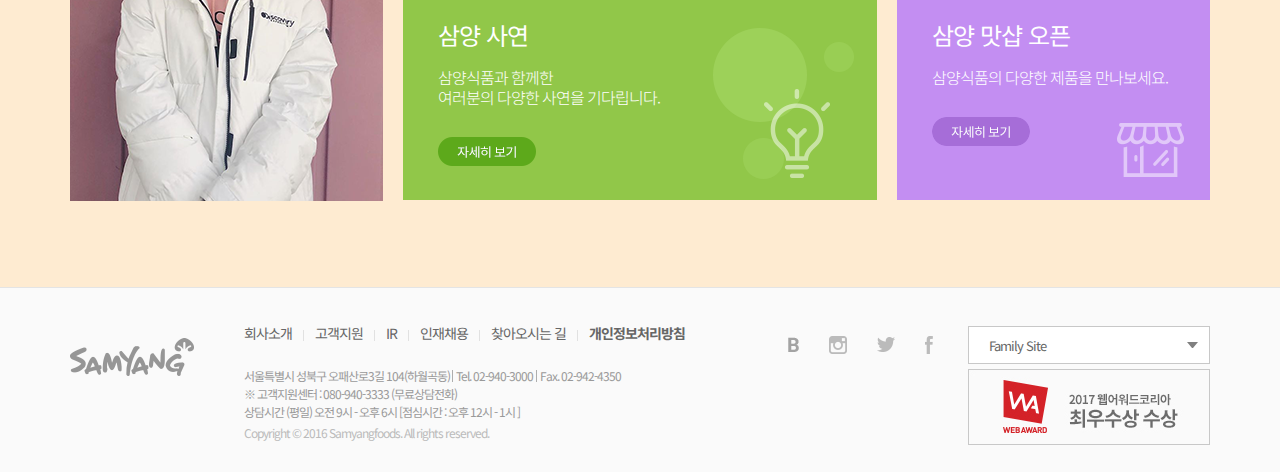
<file: 작업물모음/samyang/index.html>
<!DOCTYPE html>
<html lang="ko">
<head>
    <meta charset="UTF-8">
    <meta name="viewport" content="width=1140">
    <meta name="viewport" content="width=device-width, initial-scale=1.0">
    <meta http-equiv="X-UA-Compatible" content="ie=edge">
    <title>삼양식품</title>
    <link rel="stylesheet" href="css/reset.css">
    <link rel="shortcut icon" href="images/favicon.ico">
    <link href="https://fonts.googleapis.com/css?family=Noto+Sans+KR:100,300,400,500,700,900&display=swap" rel="stylesheet">
    <link rel="stylesheet" href="css/main.css">
    <link rel="stylesheet" href="css/slick.css">
    <script src='js/jquery-3.4.0.min.js'></script>
    <script src='js/slick.js'></script>
</head>
<body>
    <div class="cover"></div>
    <div class="quick_side">
        <div>
            <a href="#">홍보관</a>
            <a href="#">역사관</a>
            <a href="#">문의하기</a>
            <a href="#" class="q_top"></a>
        </div>
    </div>
<header>
    <div id="header">
        <div class="h_top_wrap">
            <div class="h_top">
                <p>행복과 사랑이 넘치는 <strong>삼양식품</strong> 입니다</p>
                <div class="util">
                    <ul class="sns">
                        <li><a href="#"><img src="images/ico_sns_blog.png" alt="블로그"></a></li>
                        <li><a href="#"><img src="images/ico_sns_insta.png" alt="인스타그램"></a></li>
                        <li><a href="#"><img src="images/ico_sns_twitter.png" alt="트위터"></a></li>
                        <li><a href="#"><img src="images/ico_sns_facebook.png" alt="페이스북"></a></li>
                    </ul>
                    <ul class="top_link">
                        <li><a href="#"><img src="images/gnb_shop.gif" alt="삼양맛샵"></a></li>
                        <li><a href="#">IR</a></li>
                        <li><a href="#">인재채용</a></li>
                        <li><a href="#">KOR</a></li>
                    </ul>

                </div>
            </div>
        </div>
        <div class="h_bottom_wrap">
            <div class="h_bottom">
                <h1><a href="#"><img src="images/logo.png" alt="삼양로고"></a></h1>
                <ul class="gnb">
                    <li class="l1">
                        <a href="#">브랜드</a>
                        <ul class="depth2 dep_1">
                            <li><a href="#">삼양라면</a></li>
                            <li><a href="#">불닭볶음면</a></li>
                            <li><a href="#">짜짜로니</a></li>
                            <li><a href="#">별뽀빠이</a></li>
                            <li><a href="#">삼양유기농우유</a></li>
                            <li><a href="#">제품 전체보기</a></li>
                        </ul>
                    </li>
                    <li class="l2">
                        <a href="#">삼양패밀리</a>
                        <ul class="depth2 dep_2">
                            <li><a href="#">삼양 목장</a></li>
                            <li><a href="#">호면당</a></li>
                            <li><a href="#">삼양냉동</a></li>
                            <li><a href="#">삼양제주우유</a></li>
                        </ul>
                    </li>
                    <li class="l3">
                        <a href="#">홍보관</a>
                        <ul class="depth2 dep_3">
                            <li><a href="#">보도자료</a></li>
                            <li><a href="#">홍보영상</a></li>
                            <li><a href="#">광고영상</a></li>
                            <li><a href="#">호치와 친구들</a></li>
                            <li><a href="#">삼양역사관</a></li>
                        </ul>
                    </li>
                    <li class="l4">
                        <a href="#">커뮤니티</a>
                        <ul class="depth2 dep_4">
                            <li><a href="#">공지사항</a></li>
                            <li><a href="#">이벤트</a></li>
                            <li><a href="#">FAQ</a></li>
                            <li><a href="#">고객문의</a></li>
                            <li><a href="#">삼양 사연</a></li>
                        </ul>
                    </li>
                    <li class="l5">
                        <a href="#">회사소개</a>
                        <ul class="depth2 dep_5">
                            <li><a href="#">삼양식품</a></li>
                            <li><a href="#">계열사</a></li>
                            <li><a href="#">공장</a></li>
                            <li><a href="#">사회공헌</a></li>
                            <li><a href="#">오시는길</a></li>
                        </ul>
                    </li>
                </ul>
            </div>
        </div>
    </div>
</header>

<section>
    <div id="main">
        <div class="visual">
            <div class="box1"><a href="#"></a></div>
            <div class="box2"><a href="#"></a></div>
            <div class="box3"><a href="#"></a></div>
            <div class="box4"><a href="#"></a></div>
            <div class="box5"><a href="#"></a></div>
            <div class="box6"><a href="#"></a></div>
        </div>
    </div>
    <div class="section1">
        <div class="section1_inner">
            <div class="sec1_tit">
                <h2>삼양 제품소개</h2>
                <p>Delicious Together!</p>
                <h3>다양한 제품을<br>한곳에서 즐기세요!</h3>
                <ul class="menu_list">
                    <li class="m_list_01">라면류<a href="#"></a></li>
                    <li class="m_list_02">스낵류<a href="#"></a></li>
                    <li class="m_list_03">유제품류<a href="#"></a></li>
                    <li class="m_list_04">장/소스류<a href="#"></a></li>
                </ul>
            </div>
        </div>
        <div class="new_banner">
            <ul class="new_slide">
                <li><a href="#"><img src="images/20191030102816738229.png" alt=""></a></li>
                <li><a href="#"><img src="images/20191125095447510267.png" alt=""></a></li>
                <li><a href="#"><img src="images/20191125101020576271.png" alt=""></a></li>
            </ul>
        </div>
        <div class="p_list">
            <div class="p_list_slide">
                <a href="#">
                    <img src="images/p_list_01.png" alt="">
                    <p>불닭으로 차별화된 토마토미트스파게티의 맛</p>
                    <h4>미트스파게티 불닭볶음면</h4>
                </a>
                <a href="#">
                    <img src="images/p_list_02.png" alt="">
                    <p>오랜시간 함께 해온 최초의 라면</p>
                    <h4>삼양라면 오리지널</h4>
                </a>
                <a href="#">
                    <img src="images/p_list_03.png" alt="">
                    <p>깔끔하고 진한 매운맛</p>
                    <h4>삼양라면 매운맛</h4>
                </a>
                <a href="#">
                    <img src="images/p_list_04.png" alt="">
                    <p>걱정을 Light하게 덜었다!</p>
                    <h4>라이트 불닭볶음면</h4>
                </a>
                <a href="#">
                    <img src="images/p_list_05.png" alt="">
                    <p>알싸하게 매운 짜장라면</p>
                    <h4>불타는 고추짜장</h4>
                </a>
                <a href="#">
                    <img src="images/p_list_06.png" alt="">
                    <p>횡성한우로 더욱 맛있어진</p>
                    <h4>쇠고기면</h4>
                </a>
                <a href="#">
                    <img src="images/p_list_07.png" alt="">
                    <p>끊을 수 없는 마라의 향연</p>
                    <h4>마라볶음면</h4>
                </a>
                <a href="#">
                    <img src="images/p_list_08.png" alt="">
                    <p>은은하게 다가오는 마라의 풍미</p>
                    <h4>마라탕면</h4>
                </a>
                <a href="#">
                    <img src="images/p_list_09.png" alt="">
                    <p>초강력 화끈한 매운맛!</p>
                    <h4>불닭볶음면</h4>
                </a>
                <a href="#">
                    <img src="images/p_list_10.png" alt="">
                    <p>시원한 해물맛이 느껴지는</p>
                    <h4>나가사끼짬뽕</h4>
                </a>
            </div>
        </div>
    </div>
    <div class="section2">
        <div class="s2_inner">
            <h3>삼양 패밀리</h3>
            <p>삼양식품의 관계·계열사를 소개합니다.</p>
            <div class="s2_banner">
                <div class="s2_banner01">
                    <h4>대관령 삼양 목장</h4>
                    <p>600만평의 광활한 대지<br>푸르른 대관령 무공해 천연 목장</p>
                    <a href="javascript:;"><img src="images/btn_more_fam01.png" alt=""></a>
                </div>
                <div class="s2_banner02">
                    <h4>삼양 새아침</h4>
                    <p>식생활 문화의 밝은 햇살</p>
                    <a href="javascript:;"><img src="images/btn_more_fam02.png" alt=""></a>
                </div>
                <div class="s2_banner03">
                    <div class="banner03_1">
                        <h4>호면당</h4>
                        <p>품격있는<br>프리미엄 누들 하우스</p>
                        <a href="javascript:;"><img src="images/btn_more_fam03.png" alt=""></a>
                    </div>
                    <div class="banner03_2">
                        <h4>삼양 제주 우유</h4>
                        <p>자연에 가장 가까운 맛!</p>
                        <a href="javascript:;"><img src="images/btn_more_fam04.png" alt=""></a>
                    </div>
                </div>
            </div>
        </div>
    </div>
    <div class="section3">
        <div class="video_modal">
            <iframe width="854" height="480" src="https://www.youtube.com/embed/3n8Dtth6jGg" frameborder="0" allowfullscreen></iframe>
            <button type="button" class="v_modal_close"><img src="images/btn_close.png" alt=""></button>
        </div>
        <div class="s3_inner">
            <div class="s3_tit">
                <h3>삼양 커뮤니티</h3>
                <p>삼양식품은 여러분과 함께 맛있는 세상을 만들어갑니다.</p>
            </div>
            <ul class="s3_sns">
                <li><a href="#" class="s3_sns01">페이스북</a></li>
                <li><a href="#" class="s3_sns02">인스타그램</a></li>
                <li><a href="#" class="s3_sns03">블로그</a></li>
                <li><a href="#" class="s3_sns04">트위터</a></li>
            </ul>
            <div class="s3_banner">
                <div class="s3_box1">
                    <div class="s3_fb">
                        <img src="images/ico_facebook.png" alt="">
                        <p>달~~달한 흑당짱구로 빙수 만들어 먹으면<br>얼~~~~~마나 맛있게요~~?!!!!....<br>(ºㅁ º)=b 흑당짱구...★</p>
                        <span>2019-12-18</span>
                        <a href="javascript:;"><img src="images/btn_more_sns.gif" alt=""></a>
                    </div>
                    <div class="s3_slide">
                        <img src="images/wendy_slide.png" alt="">
                        <img src="images/wendy_slide.png" alt="">
                    </div>
                </div>
                <div class="s3_box2">
                    <div class="pr_video">
                        <a href="javascript:;"></a>
                        <img src="images/video_play.png" alt="">
                    </div>
                    <div class="s3_box2_02">
                        <h3>삼양 사연</h3>
                        <p>삼양식품과 함께한<br>여러분의 다양한 사연을 기다립니다.</p>
                        <a href="javascript:;"><img src="images/btn_more_comm01.png" alt=""></a>
                    </div>
                </div>
                <div class="s3_box3">
                    <div class="s3_box3_01">
                        <h3>맛있는 나눔</h3>
                        <p>모두가 행복한 맛있는 세상</p>
                        <a href="javascript:;"><img src="images/btn_more_comm03.png" alt=""></a>
                    </div>
                    <div class="s3_box3_02">
                        <h3>공지사항</h3>
                        <p>삼양식품 원주공장 견학 프로그램을 진행합니다.</p>
                        <span>2019.04.26</span>
                        <a href="javascript:;"><img src="images/btn_notice.png" alt=""></a>
                    </div>
                    <div class="s3_box3_03">
                        <h3>삼양 맛샵 오픈</h3>
                        <p>삼양식품의 다양한 제품을 만나보세요.</p>
                        <a href="javascript:;"><img src="images/btn_more_comm02.png" alt=""></a>
                    </div>
                </div>
            </div>

        </div>
    </div>
</section>
<footer>
    <div class="footer">
        <div class="f_inner">
            <h2>삼양로고</h2>
            <div class="f_inner_left">
                <ul class="f_gnb">
                    <li><a href="javascript:;">회사소개</a></li>
                    <li><a href="javascript:;">고객지원</a></li>
                    <li><a href="javascript:;">IR</a></li>
                    <li><a href="javascript:;">인재채용</a></li>
                    <li><a href="javascript:;">찾아오시는 길</a></li>
                    <li><a href="javascript:;">개인정보처리방침</a></li>
                </ul>
                <address>서울특별시 성북구 오패산로3길 104(하월곡동) <span>Tel. 02-940-3000</span><span>Fax. 02-942-4350</span><br>※ 고객지원센터 : 080-940-3333 (무료상담전화)<br>상담시간 (평일) 오전 9시 - 오후 6시 [점심시간 : 오후 12시 - 1시 ]</address>
                <p>Copyright © 2016 Samyangfoods. All rights reserved.</p>
            </div>
            <div class="f_inner_right">
                <ul class="f_sns">
                    <li class='f_sns01'><a href="javascript:;">블로그</a></li>
                    <li class='f_sns02'><a href="javascript:;">인스타그램</a></li>
                    <li class='f_sns03'><a href="javascript:;">트위터</a></li>
                    <li class='f_sns04'><a href="javascript:;">페이스북</a></li>
                </ul>
                <div class="family">
                    <button type='button' class='f_button'>Family Site
                        <ul class="f_menu">
                            <li><a href="#">삼양맛샵</a></li>
                            <li><a href="#">삼양목장</a></li>
                            <li><a href="#">호면당</a></li>
                            <li><a href="#">삼양냉동</a></li>
                            <li><a href="#">제주우유</a></li>
                        </ul>
                    </button>
                    <div class="award"></div>
                </div>
            </div>
        </div>
    </div>
</footer>
    <script>
        $(function() {

            $('.gnb>li').mouseenter(function(){
                $('#header').stop().animate({height:407},300);
                $('.depth2').stop().show(0);
                });
            $('#header').mouseleave(function(){
                $('#header').stop().animate({height:136},300);
                $('.depth2').stop().slideUp(300);
                });
            $('.f_button').click(function(){
                $('.f_menu').slideToggle();
            });

            //     // 모달 팝업창 열기
            // $(".pr_video").click(function(){
            //     $('.video_modal').fadeIn(800);
            //     $('.cover').fadeIn(800);
            //     });
            //     // 모달 팝업창 닫기
            // $(".v_modal_close").click(function(){
            //     $('.video_modal').fadeOut();
            //     $('.cover').fadeOut(800);;
            //     });
            var v = $('.pr_video')
            var cv = $('.cover')
            var md = $('.video_modal')
            var x = $('.v_modal_close')
            v.click(function(){
                cv.fadeIn(800);
                md.fadeIn(800);
            });
            x.click(function(){
                cv.fadeOut(800)
                md.fadeOut(800);
            });

            $(".q_top").click(function(){
                $('body,html').animate({scrollTop:0},1000);
                });
            $('.visual').slick({
                autoplay: true,
                arrows: true,
                autoplaySpeed: 2000,
                pauseOnHover: false,
                swipe: false,
                dots: true,
                // fade: true,
                // vertical: true,
            });
            $('.new_slide').slick({
                autoplay: true,
                autoplaySpeed: 2000,
                arrows: false,
                pauseOnHover: false,
                slidesToShow: 1,
                slidesToScroll: 1,
                dots: true,
            });
            $('.p_list_slide').slick({
                autoplay: false,
                arrows: false,
                slidesToShow: 5,
                slidesToScroll: 1,
                variableWidth: true,
                centerMode: true,
                autoplaySpeed: 2500,
                pauseOnHover: false,
                swipe: false,
                dots: true,
                infinite: true,
                initialSlide: 3,
            });
            $('.s3_slide').slick({
                autoplay: true,
                arrows: false,
                // slidesToShow: 5,
                // slidesToScroll: 1,
                // variableWidth: true,
                // centerMode: true,
                autoplaySpeed: 2500,
                pauseOnHover: false,
                pauseOnFocus: false,
                swipe: false,
                dots: true,
                // infinite: true,
                // initialSlide: 3,
            });


        });



    </script>
</body>
</html>
</file>
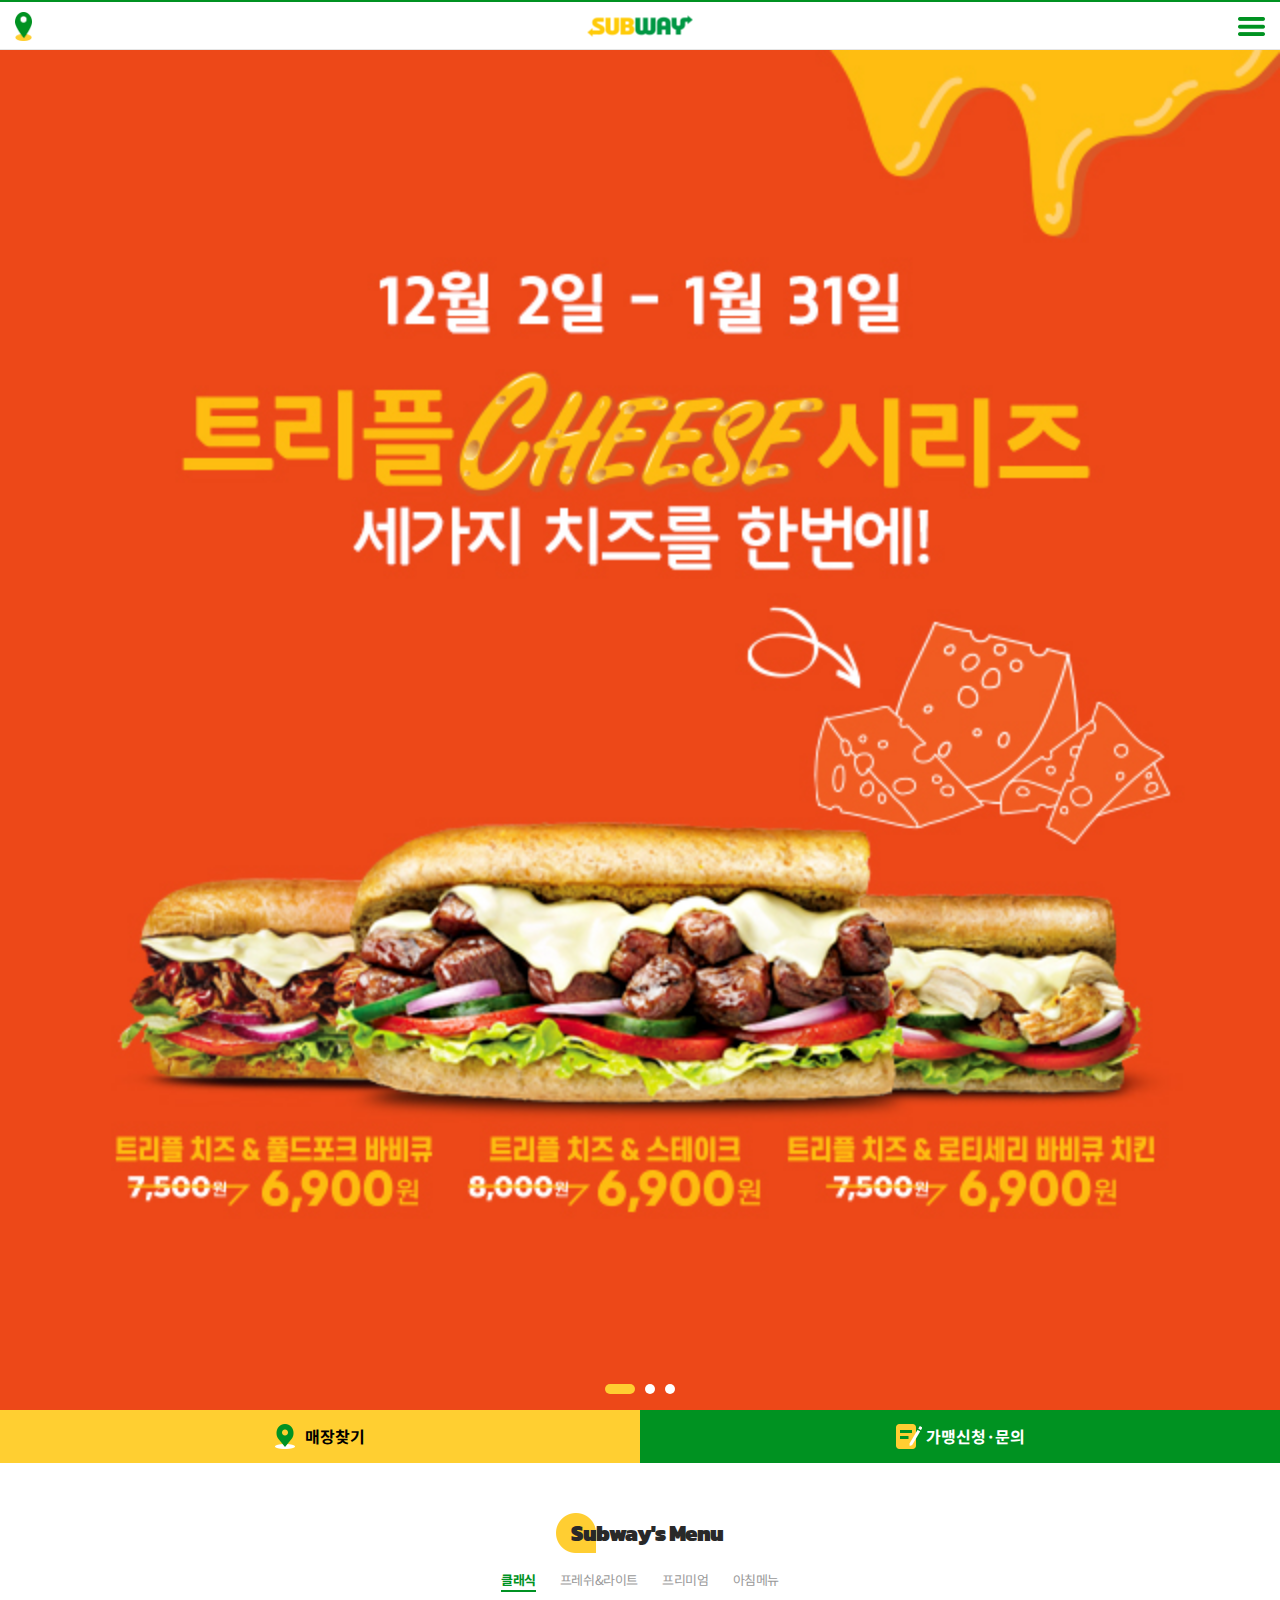
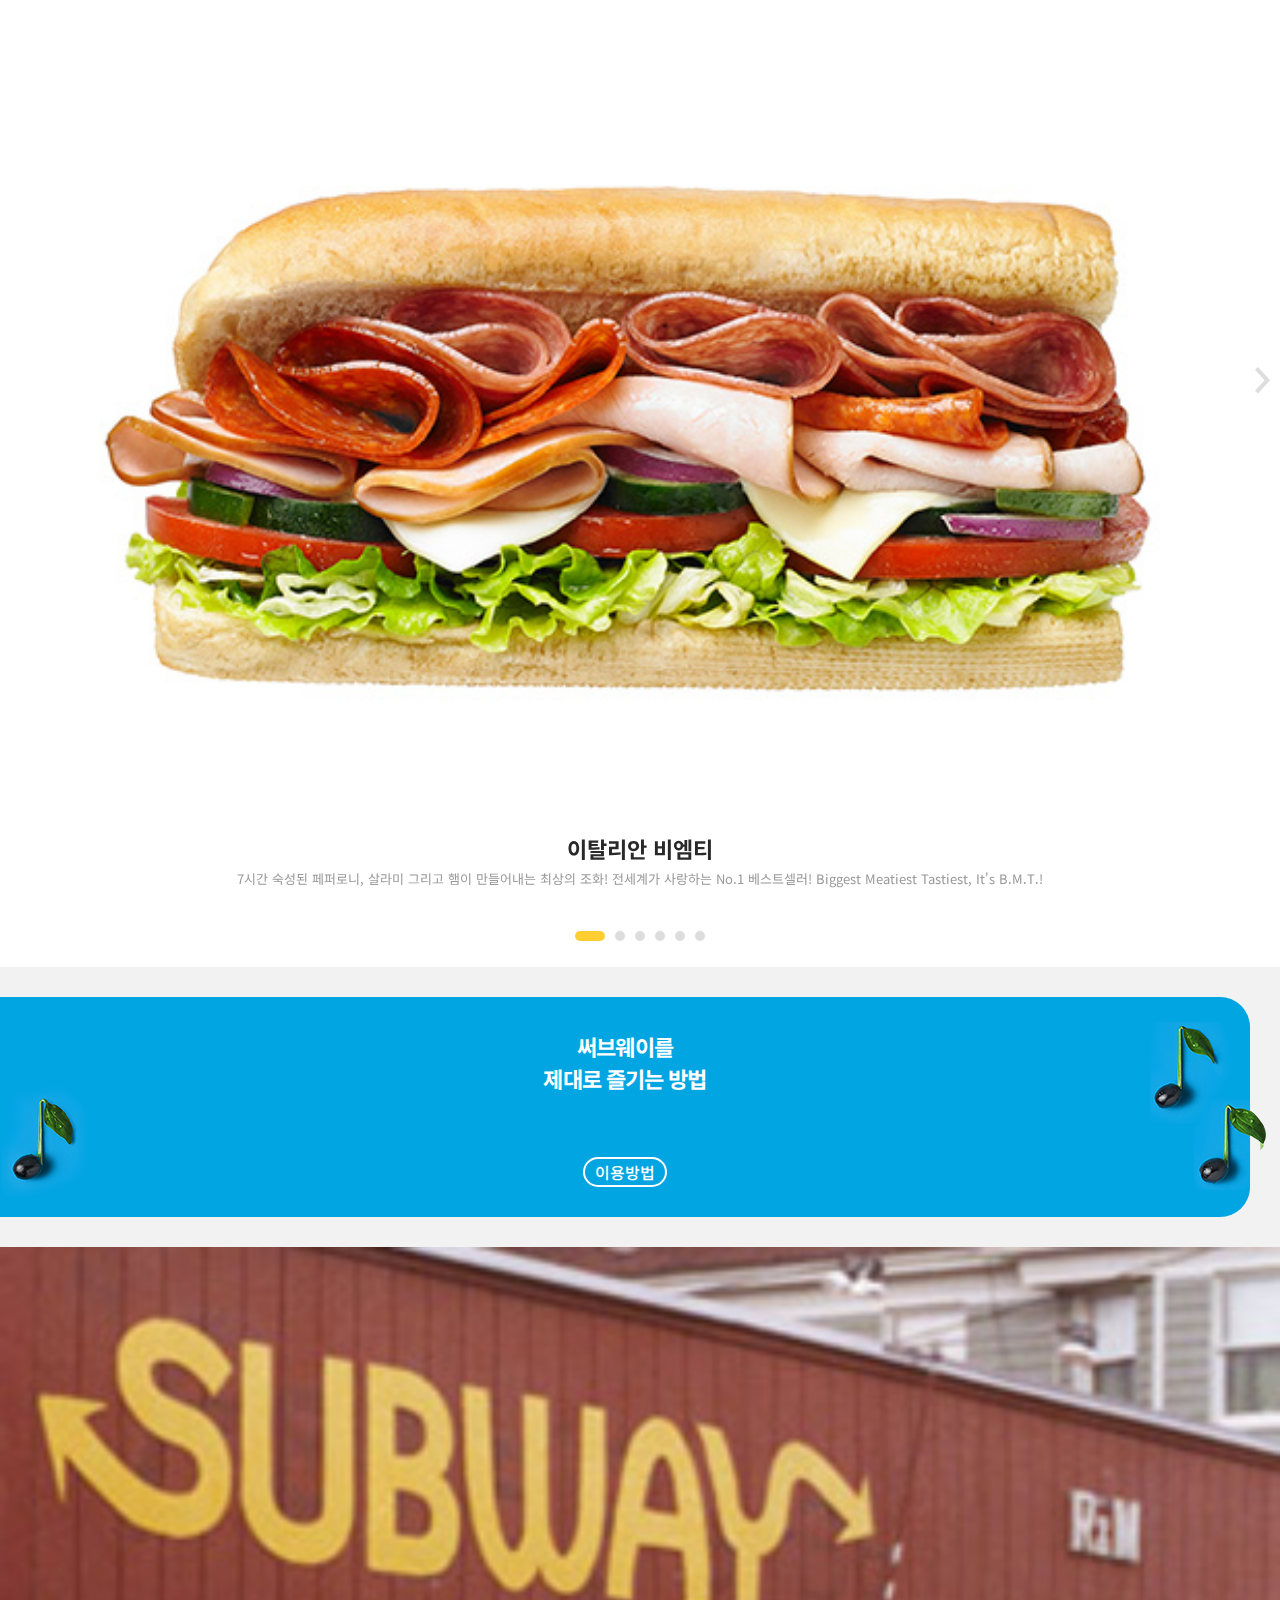
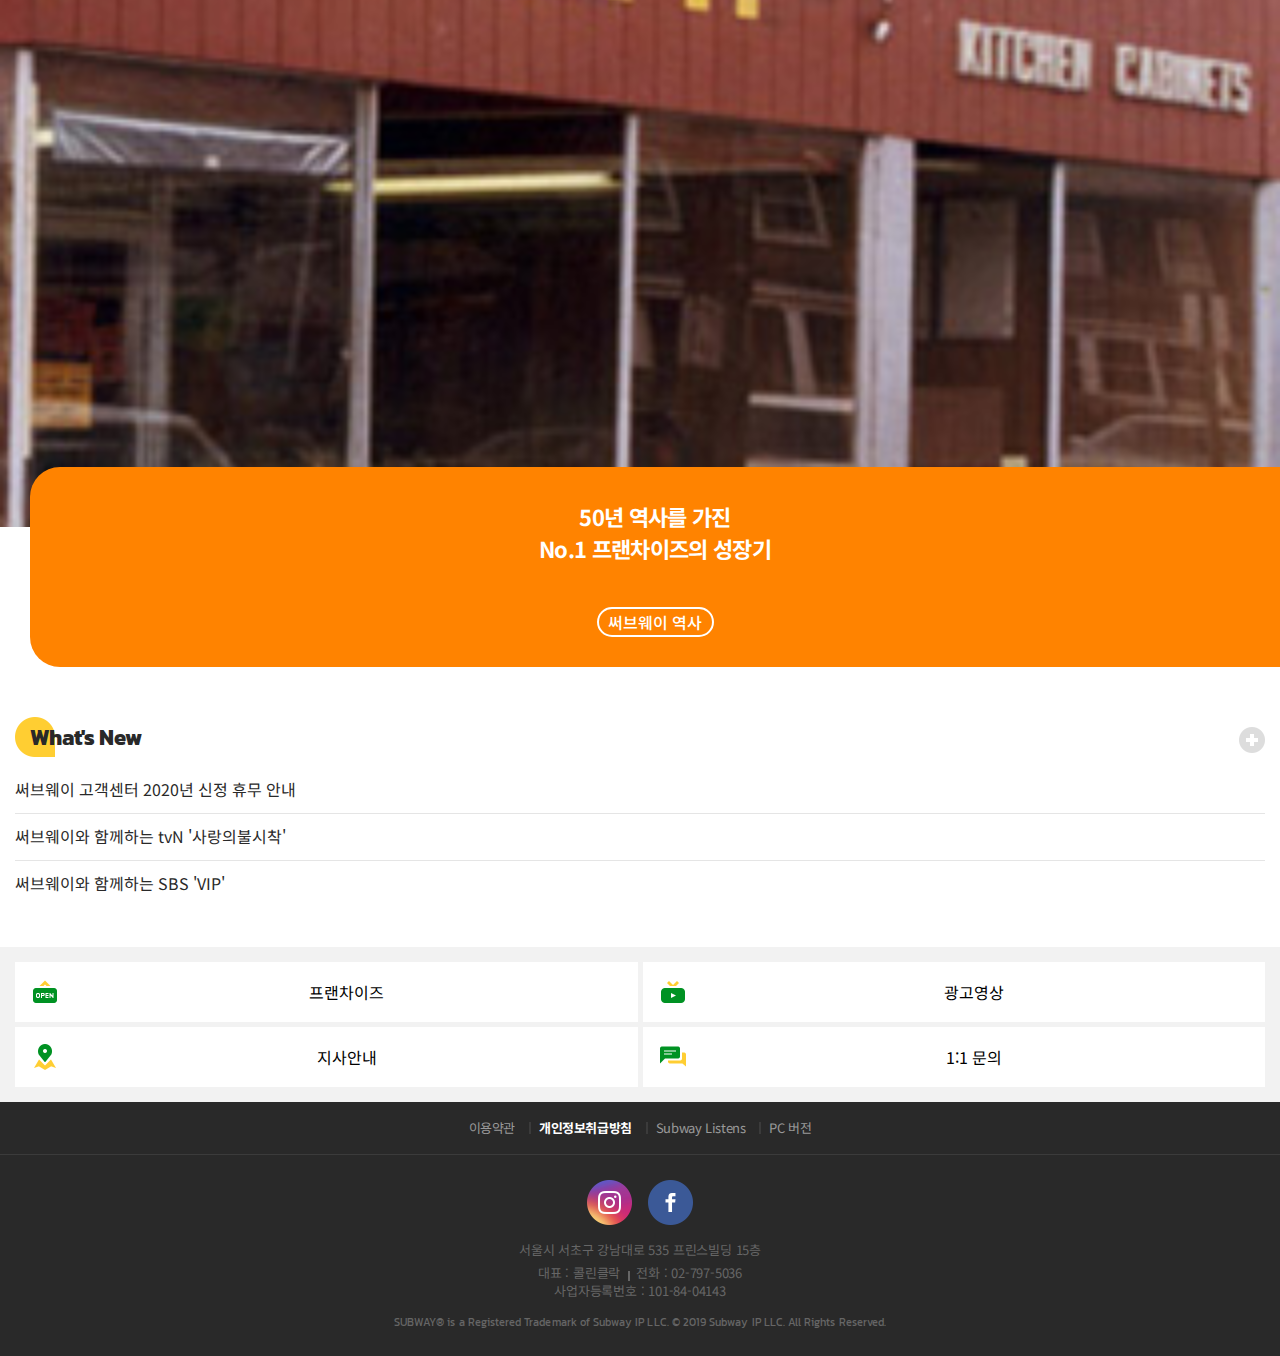
<file: 작업물모음/subway/index.html>
<!DOCTYPE html>
<html lang="ko">
<head>
    <meta charset="UTF-8">
    <meta http-equiv="X-UA-Compatible" content="ie=edge">
    <title>SUBWAY 서브웨이</title>
    <meta name="viewport" content="initial-scale=1.0,minimum-scale=1.0,maximum-scale=1.0, user-scalable=no">
	<link rel="stylesheet" href="css/reset.css">
    <link href="https://fonts.googleapis.com/css?family=Noto+Sans+KR:100,300,400,500,700,900&display=swap" rel="stylesheet">
    <link href="https://fonts.googleapis.com/css?family=Kanit:400,500,600,700&display=swap" rel="stylesheet">
    <link rel="stylesheet" href="css/swiper.css">
    <link rel="stylesheet" href="css/stylesheet.css">
    <link rel="stylesheet" href="css/main.css">
	<link rel="shortcut icon" href="images/subway_favicon.ico">

</head>
<body>
    
    <!-- 헤더 시작 -->
    <header id="header">
        <div class="h_wrap">
            <a href="javascript:;" class="m_map"><img src="images/m_loca.png" alt="매장위치찾기"></a>
            <h1><a href="index.html"><img src="images/logo.png" alt="서브웨이로고"></a></h1>
            <button type="button" class="m_btn">모바일메뉴</button>
        </div>
    </header>


    <!-- 사이드 메뉴 -->
        <div class="side_bg">
            <div class="side_wrap">
                <div class="side_top">
                    <img src="images/logo_side.png" alt="사이드 메뉴 로고">
                    <h2>Eat fresh<br/><p>Enjoy Subway</p></h2>
                    <button type="button" class="side_close">종료 버튼</button>
                </div>
                <div class="side_bot">
                    <nav>
                        <ul class="side_menu">
                            <li>
                                <a href="javascript:;"><span class="side_icon1"></span>메뉴소개</a>
                                <ul class="depth2">
                                    <li><a href="javascript:;">샌드위치</a></li>
                                    <li><a href="javascript:;">랩</a></li>
                                    <li><a href="javascript:;">찹샐러드</a></li>
                                    <li><a href="javascript:;">스마일 썹</a></li>
                                    <li><a href="javascript:;">단체메뉴</a></li>
                                </ul>
                            </li>
                            <li>
                                <a href="javascript:;"><span class="side_icon2"></span>이용방법</a>
                                <ul class="depth2">
                                    <li><a href="javascript:;">써브웨이 이용방법</a></li>
                                    <li><a href="javascript:;">단체메뉴 이용방법</a></li>
                                    <li><a href="javascript:;">신선한 재료 소개</a></li>
                                </ul>
                            </li>
                            <li>
                                <a href="javascript:;"><span class="side_icon3"></span>새소식</a>
                                <ul class="depth2">
                                    <li><a href="javascript:;">이벤트·프로모션</a></li>
                                    <li><a href="javascript:;">뉴스·공지사항</a></li>
                                    <li><a href="javascript:;">광고영상</a></li>
                                </ul>
                            </li>
                            <li>
                                <a href="javascript:;"><span class="side_icon4"></span>써브웨이</a>
                                <ul class="depth2">
                                    <li><a href="javascript:;">써브웨이 역사</a></li>
                                    <li><a href="javascript:;">써브웨이 약속</a></li>
                                    <li><a href="javascript:;">매장찾기</a></li>
                                </ul>
                            </li>
                            <li>
                                <a href="javascript:;"><span class="side_icon5"></span>가맹점</a>
                                <ul class="depth2">
                                    <li><a href="sub1.html">써브웨이 프랜차이즈</a></li>
                                    <li><a href="javascript:;">가맹관련 FAQ</a></li>
                                    <li><a href="javascript:;">지사안내</a></li>
                                    <li><a href="javascript:;">사업설명회(대표번호 02-797-5036)</a></li>
                                </ul>
                            </li>
                            <li>
                                <a href="javascript:;"><span class="side_icon6"></span>고객센터</a>
                                <ul class="depth2">
                                    <li><a href="javascript:;">FAQ</a></li>
                                    <li><a href="javascript:;">1:1문의</a></li>
                                </ul>
                            </li>
                        </ul>
                    </nav>
                </div>
            </div>
        </div>


    <!-- 섹션 시작 -->
    <section id="section">
        <div class="main">
                    <!-- Slider main container -->
            <div class="swiper-container main_slider">
                <!-- Additional required wrapper -->
                <div class="swiper-wrapper">
                    <!-- Slides -->
                    <div class="swiper-slide">
                        <a href="javascript:;">
                            <img src="images/main_Mobile_640x680_20191128060012658.jpg" alt="">
                        </a>
                    </div>
                    <div class="swiper-slide">
                        <a href="javascript:;">
                            <img src="images/main_Mobile_640x680_20191230015237003.jpg" alt="">
                        </a>
                    </div>
                    <div class="swiper-slide">
                        <a href="javascript:;">
                            <img src="images/slide01.jpg" alt="">
                        </a>
                    </div>
                </div>
                <!-- If we need pagination -->
                <div class="swiper-pagination"></div>
            </div>
            <div class="main_btn">
                <a href="javascript:;" class="m_b_left">
                    <span>매장찾기</span>
                </a>
                <a href="javascript:;" class="m_b_right">
                    <span>가맹신청·문의</span>
                </a>
            </div>


            <!-- 섹션 1 시작 -->
            <div class="section1">
                <h2>Subway's Menu</h2>
                <div class="s1_btn_tab">
                    <ul>
                        <li class="on"><a href="javascript:;">클래식</a></li>
                        <li><a href="javascript:;">프레쉬&라이트</a></li>
                        <li><a href="javascript:;">프리미엄</a></li>
                        <li><a href="javascript:;">아침메뉴</a></li>
                    </ul>
                </div>
                <div class="s1_slide">
                    <div class="swiper-container s1_slider s1_slider01 active">

                        <div class="swiper-wrapper">
                            <div class="swiper-slide">
                                <a href="javascript:;">
                                    <div class="s1_wrap">
                                        <div class="s1_img">
                                            <img src="images/s1_slide/sandwich_cl01.jpg" alt="">
                                        </div>
                                        <h3>이탈리안 비엠티</h3>
                                        <p>7시간 숙성된 페퍼로니, 살라미 그리고 햄이 만들어내는 최상의 조화! 전세계가 사랑하는 No.1 베스트셀러! Biggest Meatiest Tastiest, It's B.M.T.!</p>
                                    </div>
                                </a>
                            </div>
                            <div class="swiper-slide">
                                <a href="javascript:;">
                                    <div class="s1_wrap">
                                        <div class="s1_img">
                                            <img src="images/s1_slide/sandwich_cl02.jpg" alt="">
                                        </div>
                                        <h3>비엘티</h3>
                                        <p>오리지널 아메리칸 베이컨의 풍미와 바삭함 그대로~</p>
                                    </div>
                                </a>
                            </div>
                            <div class="swiper-slide">
                                <a href="javascript:;">
                                    <div class="s1_wrap">
                                        <div class="s1_img">
                                            <img src="images/s1_slide/sandwich_cl03.jpg" alt="">
                                        </div>
                                        <h3>미트볼</h3>
                                        <p>이탈리안 스타일 비프 미트볼에 써브웨이만의 풍부한 토마토 향이 살아있는 마리나라소스를 듬뿍</p>
                                    </div>
                                </a>
                            </div>
                            <div class="swiper-slide">
                                <a href="javascript:;">
                                    <div class="s1_wrap">
                                        <div class="s1_img">
                                            <img src="images/s1_slide/sandwich_cl04.jpg" alt="">
                                        </div>
                                        <h3>햄</h3>
                                        <p>기본 중에 기본! 풍부한 햄이 만들어내는 입 안 가득 넘치는 맛의 향연</p>
                                    </div>
                                </a>
                            </div>
                            <div class="swiper-slide">
                                <a href="javascript:;">
                                    <div class="s1_wrap">
                                        <div class="s1_img">
                                            <img src="images/s1_slide/sandwich_cl05.jpg" alt="">
                                        </div>
                                        <h3>참치</h3>
                                        <p>남녀노소 누구나 좋아하는 담백한 참치와 고소한 마요네즈의 완벽한 조화</p>
                                    </div>
                                </a>
                            </div>
                            <div class="swiper-slide">
                                <a href="javascript:;">
                                    <div class="s1_wrap">
                                        <div class="s1_img">
                                            <img src="images/s1_slide/sandwich_cl06.jpg" alt="">
                                        </div>
                                        <h3>에그마요</h3>
                                        <p>친환경 인증 받은 농장에서 생산된 달걀과 고소한 마요네즈가 만나 더 부드러운 에그마요 찹 샐러드</p>
                                    </div>
                                </a>
                            </div>
                        </div>

                        <div class="swiper-pagination"></div>

                        <div class="swiper-button-prev"></div>
                        <div class="swiper-button-next"></div>

                    </div>
                    <div class="swiper-container s1_slider s1_slider02">

                        <div class="swiper-wrapper">
                            <div class="swiper-slide">
                                <a href="javascript:;">
                                    <div class="s1_wrap">
                                        <div class="s1_img">
                                            <img src="images/s1_slide/sandwich_fl01.jpg" alt="">
                                        </div>
                                        <h3>로티세리 바비큐 치킨</h3>
                                        <p>촉촉한 바비큐 치킨의 풍미가득. 손으로 찢어 더욱 부드러운 치킨의 혁명</p>
                                    </div>
                                </a>
                            </div>
                            <div class="swiper-slide">
                                <a href="javascript:;">
                                    <div class="s1_wrap">
                                        <div class="s1_img">
                                            <img src="images/s1_slide/sandwich_fl02.jpg" alt="">
                                        </div>
                                        <h3>로스트 치킨</h3>
                                        <p>오븐에 구워 담백한 저칼로리 닭가슴살의 건강한 풍미</p>
                                    </div>
                                </a>
                            </div>
                            <div class="swiper-slide">
                                <a href="javascript:;">
                                    <div class="s1_wrap">
                                        <div class="s1_img">
                                            <img src="images/s1_slide/sandwich_fl03.jpg" alt="">
                                        </div>
                                        <h3>로스트 비프</h3>
                                        <p>청정 호주 쇠고기를 오븐에 구워 더욱 담백하고 풍부한 맛이 살아있는 비프 샌드위치</p>
                                    </div>
                                </a>
                            </div>
                            <div class="swiper-slide">
                                <a href="javascript:;">
                                    <div class="s1_wrap">
                                        <div class="s1_img">
                                            <img src="images/s1_slide/sandwich_fl04.jpg" alt="">
                                        </div>
                                        <h3>써브웨이 클럽</h3>
                                        <p>명실공히 시그니처 써브! 터키, 비프, 포크 햄의 완벽한 앙상블</p>
                                    </div>
                                </a>
                            </div>
                            <div class="swiper-slide">
                                <a href="javascript:;">
                                    <div class="s1_wrap">
                                        <div class="s1_img">
                                            <img src="images/s1_slide/sandwich_fl05.jpg" alt="">
                                        </div>
                                        <h3>터키</h3>
                                        <p>280kcal로 슬림하게 즐기는 오리지날 터키 샌드위치</p>
                                    </div>
                                </a>
                            </div>
                            <div class="swiper-slide">
                                <a href="javascript:;">
                                    <div class="s1_wrap">
                                        <div class="s1_img">
                                            <img src="images/s1_slide/sandwich_fl06.jpg" alt="">
                                        </div>
                                        <h3>베지</h3>
                                        <p>갓 구운 빵과 신선한 7가지 야채로 즐기는 깔끔한 한끼</p>
                                    </div>
                                </a>
                            </div>
                        </div>

                        <div class="swiper-pagination"></div>

                        <div class="swiper-button-prev"></div>
                        <div class="swiper-button-next"></div>

                    </div>
                    <div class="swiper-container s1_slider s1_slider03">

                        <div class="swiper-wrapper">
                            <div class="swiper-slide">
                                <a href="javascript:;">
                                    <div class="s1_wrap">
                                        <div class="s1_img">
                                            <img src="images/s1_slide/sandwich_pm01.jpg" alt="">
                                        </div>
                                        <h3>스테이크&치즈</h3>
                                        <p>육즙이 쫙~풍부한 비프 스테이크의 풍미가 입안 한가득</p>
                                    </div>
                                </a>
                            </div>
                            <div class="swiper-slide">
                                <a href="javascript:;">
                                    <div class="s1_wrap">
                                        <div class="s1_img">
                                            <img src="images/s1_slide/sandwich_pm02.jpg" alt="">
                                        </div>
                                        <h3>터키 베이컨 아보카도</h3>
                                        <p>담백한 터키와 바삭한 베이컨 환상조합에 부드러운 아보카도는 신의 한수</p>
                                    </div>
                                </a>
                            </div>
                            <div class="swiper-slide">
                                <a href="javascript:;">
                                    <div class="s1_wrap">
                                        <div class="s1_img">
                                            <img src="images/s1_slide/sandwich_pm03.jpg" alt="">
                                        </div>
                                        <h3>치킨 베이컨 랜치</h3>
                                        <p>바삭한 베이컨과 담백한 치킨의 이중주</p>
                                    </div>
                                </a>
                            </div>
                            <div class="swiper-slide">
                                <a href="javascript:;">
                                    <div class="s1_wrap">
                                        <div class="s1_img">
                                            <img src="images/s1_slide/sandwich_pm04.jpg" alt="">
                                        </div>
                                        <h3>써브웨이 멜트</h3>
                                        <p>자신있게 추천하는 터키, 햄, 베이컨의 완벽한 맛의 밸런스</p>
                                    </div>
                                </a>
                            </div>
                            <div class="swiper-slide">
                                <a href="javascript:;">
                                    <div class="s1_wrap">
                                        <div class="s1_img">
                                            <img src="images/s1_slide/sandwich_pm05.jpg" alt="">
                                        </div>
                                        <h3>터키 베이컨</h3>
                                        <p>담백한 터키와 바삭한 베이컨의 기분 좋은 만남</p>
                                    </div>
                                </a>
                            </div>
                            <div class="swiper-slide">
                                <a href="javascript:;">
                                    <div class="s1_wrap">
                                        <div class="s1_img">
                                            <img src="images/s1_slide/sandwich_pm06.jpg" alt="">
                                        </div>
                                        <h3>스파이시 이탈리안</h3>
                                        <p>살라미, 페퍼로니가 입안 한가득! 쏘 핫한 이탈리아의 맛</p>
                                    </div>
                                </a>
                            </div>
                            <div class="swiper-slide">
                                <a href="javascript:;">
                                    <div class="s1_wrap">
                                        <div class="s1_img">
                                            <img src="images/s1_slide/sandwich_pm07.jpg" alt="">
                                        </div>
                                        <h3>치킨 데리야끼</h3>
                                        <p>담백한 치킨 스트립에 달콤짭쪼름한 써브웨이 특제 데리야끼 소스와의 환상적인 만남</p>
                                    </div>
                                </a>
                            </div>
                            <div class="swiper-slide">
                                <a href="javascript:;">
                                    <div class="s1_wrap">
                                        <div class="s1_img">
                                            <img src="images/s1_slide/sandwich_pm08.jpg" alt="">
                                        </div>
                                        <h3>풀드포크</h3>
                                        <p>7시간 저온 훈연한 미국 정통 스타일의 리얼 바비큐 풀드포크는 오직 써브웨이에서</p>
                                    </div>
                                </a>
                            </div>
                        </div>

                        <div class="swiper-pagination"></div>

                        <div class="swiper-button-prev"></div>
                        <div class="swiper-button-next"></div>

                    </div>
                    <div class="swiper-container s1_slider s1_slider04">

                        <div class="swiper-wrapper">
                            <div class="swiper-slide">
                                <a href="javascript:;">
                                    <div class="s1_wrap">
                                        <div class="s1_img">
                                            <img src="images/s1_slide/sandwich_bf01.jpg" alt="">
                                        </div>
                                        <h3>블랙 포레스트햄 & 에그, 치즈</h3>
                                        <p>푹신한 오믈렛과 햄의 가장 클래식한 조화</p>
                                    </div>
                                </a>
                            </div>
                            <div class="swiper-slide">
                                <a href="javascript:;">
                                    <div class="s1_wrap">
                                        <div class="s1_img">
                                            <img src="images/s1_slide/sandwich_bf02.jpg" alt="">
                                        </div>
                                        <h3>웨스턴, 에그 & 치즈</h3>
                                        <p>토마토, 피망, 양파 세가지 야채가 더해져 더욱 신선한 하루 시작</p>
                                    </div>
                                </a>
                            </div>
                            <div class="swiper-slide">
                                <a href="javascript:;">
                                    <div class="s1_wrap">
                                        <div class="s1_img">
                                            <img src="images/s1_slide/sandwich_bf03.jpg" alt="">
                                        </div>
                                        <h3>베이컨, 에그 & 치즈</h3>
                                        <p>오리지널 아메리칸 베이컨으로 더욱 풍성한 아침 식사</p>
                                    </div>
                                </a>
                            </div>
                            <div class="swiper-slide">
                                <a href="javascript:;">
                                    <div class="s1_wrap">
                                        <div class="s1_img">
                                            <img src="images/s1_slide/sandwich_bf04.jpg" alt="">
                                        </div>
                                        <h3>스테이크, 에그 & 치즈</h3>
                                        <p>육즙 가득 비프 스테이크로 든든한 아침식사</p>
                                    </div>
                                </a>
                            </div>
                            <div class="swiper-slide">
                                <a href="javascript:;">
                                    <div class="s1_wrap">
                                        <div class="s1_img">
                                            <img src="images/s1_slide/sandwich_bf05.jpg" alt="">
                                        </div>
                                        <h3>해쉬브라운</h3>
                                        <p>잘게 썬 감자를 노릇하게 구워 바삭하고 쫀득하게 즐기는 모닝 파트너</p>
                                    </div>
                                </a>
                            </div>
                        </div>

                        <div class="swiper-pagination"></div>

                        <div class="swiper-button-prev"></div>
                        <div class="swiper-button-next"></div>

                    </div>

                </div>
            </div>


            <!-- 섹션 2 시작 -->
            <div class="section2">
                <div class="s2_box">
                    <h4>써브웨이를<br />제대로 즐기는 방법</h4>
                    <img src="images/img_utilization01.png" alt="" class="s2_img1">
                    <img src="images/img_utilization02.png" alt="" class="s2_img2">
                    <a href="javascript:;" class="s2_btn">이용방법</a>
                </div>
            </div>


            <!-- 섹션 3 시작 -->
            <div class="section3">
                <img src="images/img_subway_history.jpg" alt="">
                <div class="s3_box">
                    <h4>50년 역사를 가진<br/> No.1 프랜차이즈의 성장기</h4>
                    <a href="javascript:;" class="s3_btn">써브웨이 역사</a>
                </div>
            </div>


            <!-- 섹션 4 시작 -->
            <div class="section4">
                <h2>What's New</h2>   
                <div class="s4_list">
                    <a href="javascript:;" class="list_more"></a>
                    <ul>
                        <li><a href="javascript:;">써브웨이 고객센터 2020년 신정 휴무 안내</a></li>
                        <li><a href="javascript:;">써브웨이와 함께하는 tvN '사랑의불시착'</a></li>
                        <li><a href="javascript:;">써브웨이와 함께하는 SBS 'VIP'</a></li>
                    </ul>
                </div>
            </div>


            <!-- 섹션 5 시작 -->
            <div class="section5">
                <ul class="s5_list">
                    <li><a href="javascript:;"><span class="s5_list01"></span>프랜차이즈</a></li>
                    <li><a href="javascript:;"><span class="s5_list02"></span>광고영상</a></li>
                    <li><a href="javascript:;"><span class="s5_list03"></span>지사안내</a></li>
                    <li><a href="javascript:;"><span class="s5_list04"></span>1:1 문의</a></li>
                </ul>
            </div>
        </div>
    </section>



    <!-- 푸터 시작 -->
    <footer id="footer">
        <div class="f_top">
            <ul class="f_util">
                <li><a href="javascript:;">이용약관</a></li>
                <li><a href="javascript:;">개인정보취급방침</a></li>
                <li><a href="javascript:;">Subway Listens</a></li>
                <li><a href="javascript:;">PC 버전</a></li>
            </ul>
        </div>
        <div class="f_bot">
            <div class="f_sns">
                <ul>
                    <li><a href="javascript:;">인스타</a></li>
                    <li><a href="javascript:;">페북</a></li>
                </ul>
            </div>
            <address>서울시 서초구 강남대로 535 프린스빌딩 15층</address>
            <div class="f_phone">
                <ul>
                    <li>대표 : 콜린클락 </li>
                    <li>전화 : <a href="tel:02-797-5036">02-797-5036</a></li>
                    <li>사업자등록번호 : 101-84-04143</li>
                </ul>
            </div>
            <p class="copyright">SUBWAY® is a Registered Trademark of Subway IP LLC. © 2019 Subway IP LLC. All Rights Reserved.</p>
        </div>
    </footer>

    <script src='js/jquery-3.4.0.min.js'></script>
	<script src='js/swiper.js'></script>
	<script src='js/main.js'></script>
</body>
</html>
</file>
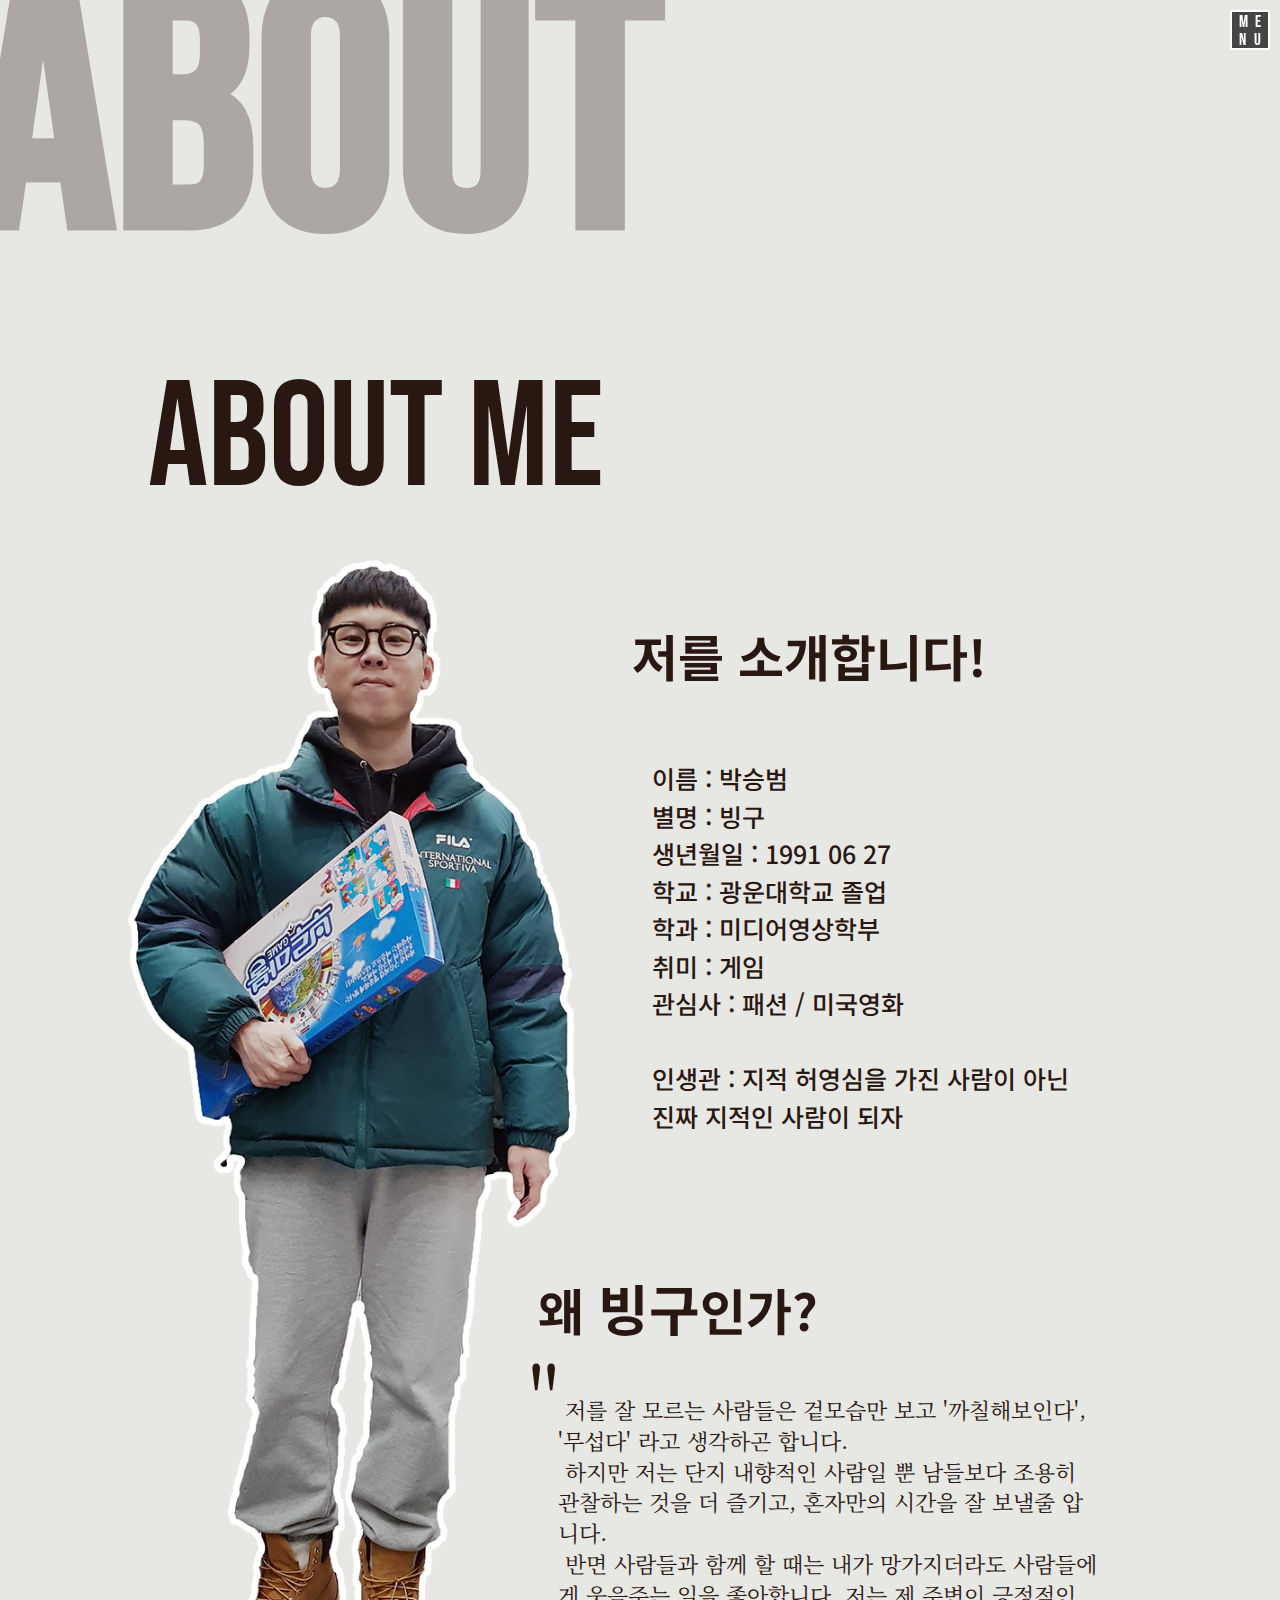
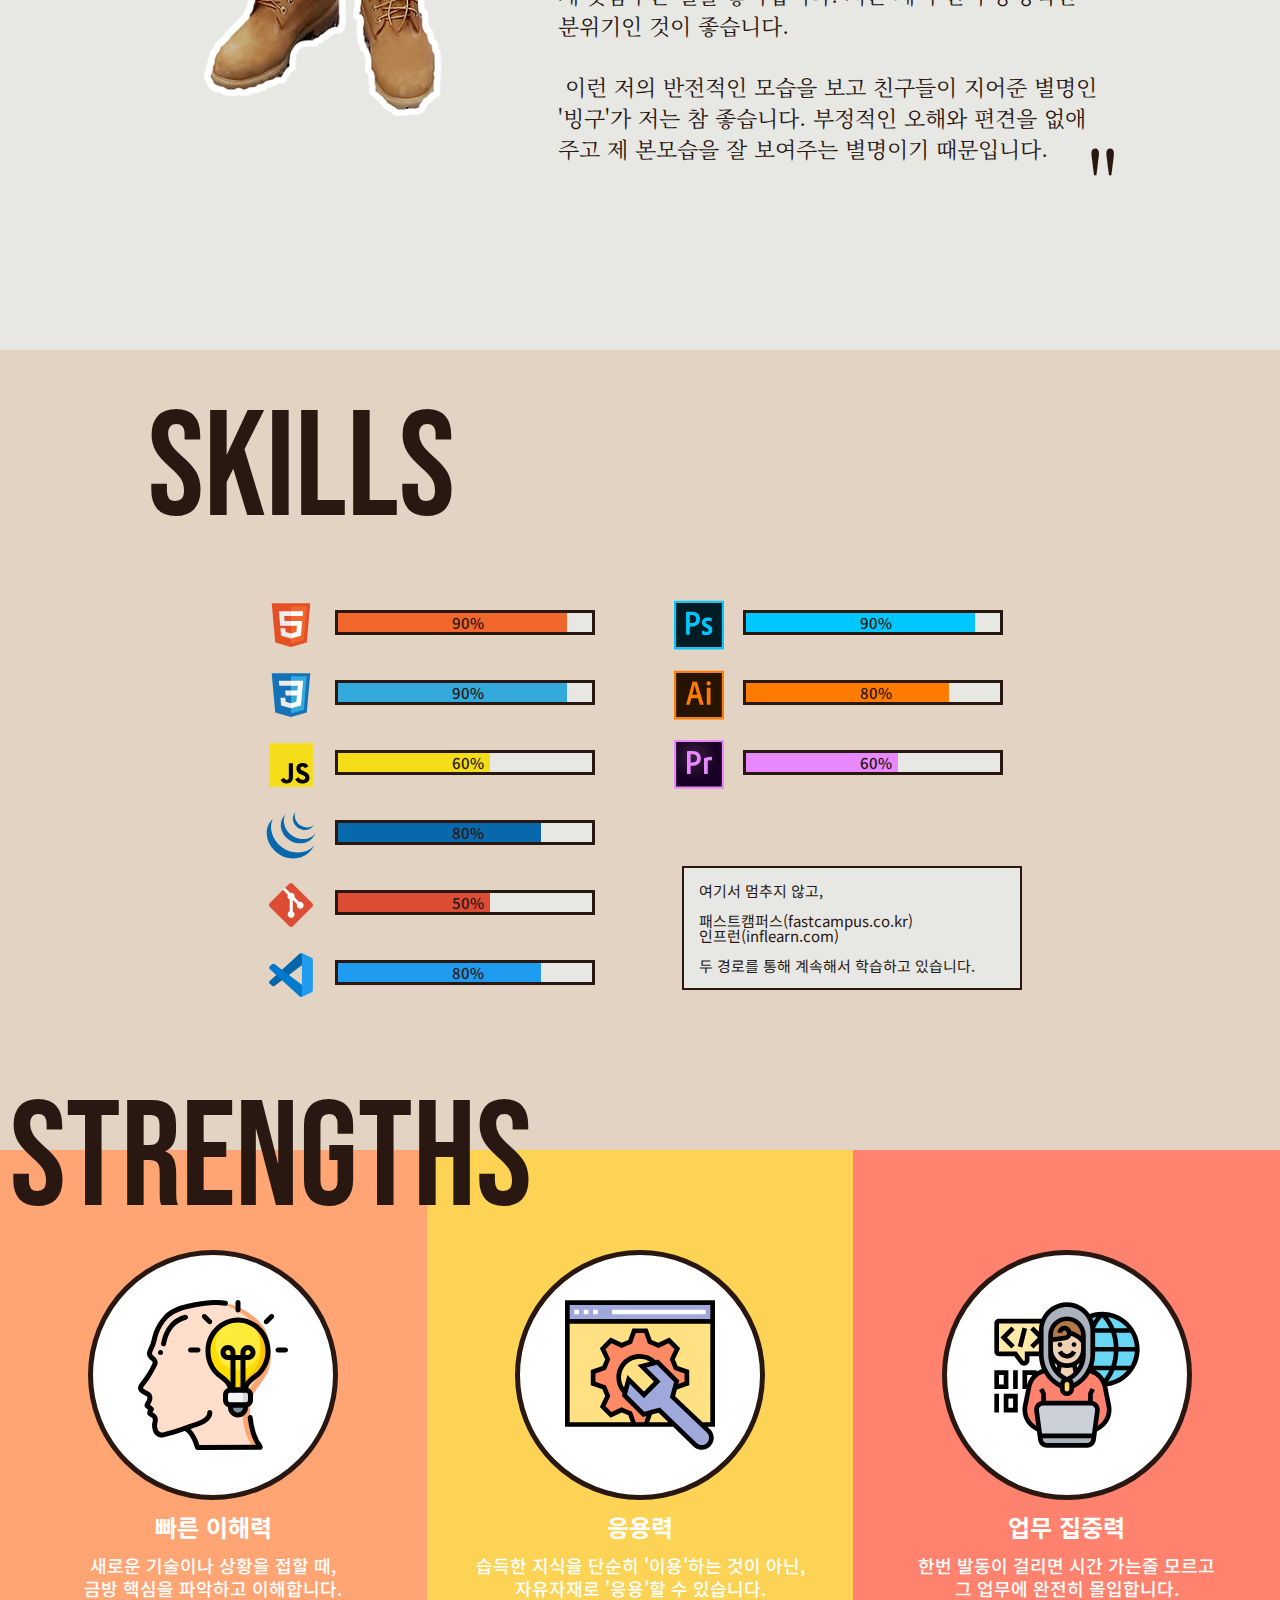
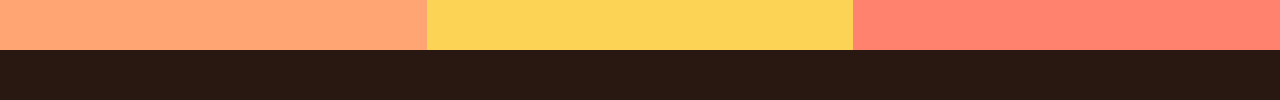
<file: about.html>
<!DOCTYPE html>
<html lang="ko">
<head>
    <meta charset="UTF-8">
    <meta http-equiv="X-UA-Compatible" content="ie=edge">
    <meta name="viewport" content="initial-scale=1.0, minimum-scale=1.0, maximum-scale=1.0, user-scalable=no">
    <meta name="description" content="빙구의 포트폴리오 사이트 입니다">
    <link href="https://fonts.googleapis.com/css?family=Noto+Sans+KR:300,400,500,700|Noto+Serif+KR:400,500,600,700,900&display=swap&subset=korean" rel="stylesheet">
    <link href="https://fonts.googleapis.com/css?family=Bebas+Neue&display=swap" rel="stylesheet">
    <link rel="stylesheet" href="css/reset.css">
    <link rel="stylesheet" href="css/common.css">
    <link rel="stylesheet" href="css/about.css">
    <title>빙구의 포트폴리오 - about</title>
</head>
<body>
    <header id="header">
        <div class="menu">
            <button type="button" class="btn_menu"> 
                <span class="m1">
                    <span>M</span>
                </span>
                <span class="m2">
                    <span>E</span>
                </span>
                <span class="m3">
                    <span>N</span>
                </span>
                <span class="m4">
                    <span>U</span>
                </span>
            </button>
        </div>
        <div class="modal_wrap">
            <div class="modal">
                <nav>
                    <ul>
                        <li><a href="index.html">Home</a></li>
                        <li><a href="about.html">About</a></li>
                        <li><a href="works.html">Works</a></li>
                        <li><a href="index.html#section4" class="menu_contact">Contact</a></li>
                    </ul>
                </nav>
                <p>박승범 포트폴리오<br />
                010 9937 9611<br />
                rhymester139@gmail.com</p>
            </div>
        </div>
    </header>
    <button type="button" class="btn_pageup">
        <img src="icons/arrow-up.svg" alt="">
    </button>
    

    <section id="section1">
        <h1>ABOUT</h1>
        <div class="s1_inner">
            <h2>About me</h2>
            <div class="s1_contents01">
                <img src="images/about_me.png" alt="빙구 사진">
                <div class="s1_text">
                    <h3>저를 소개합니다!</h3>
                    <p>
                        이름 : 박승범<br />
                        별명 : 빙구<br />
                        생년월일 : 1991 06 27<br />
                        학교 : 광운대학교 졸업<br />
                        학과 : 미디어영상학부<br />
                        취미 : 게임<br />
                        관심사 : 패션 / 미국영화<br /><br />
                        인생관 : 지적 허영심을 가진 사람이 아닌<br /> 진짜 지적인 사람이 되자
                    </p>
                </div>
            </div>
            <div class="s1_contents02">
                <h3>왜 <em>빙구</em>인가?</h3>
                <p>
                    &nbsp;저를 잘 모르는 사람들은 겉모습만 보고 '까칠해보인다', '무섭다' 라고 생각하곤 합니다.<br /> 
                    &nbsp;하지만 저는 단지 내향적인 사람일 뿐 남들보다 조용히 관찰하는 것을 더 즐기고, 혼자만의 시간을 잘 보낼줄 압니다.<br />
                    &nbsp;반면 사람들과 함께 할 때는 내가 망가지더라도 사람들에게 웃음주는 일을 좋아합니다. 저는 제 주변이 긍정적인 분위기인 것이 좋습니다.<br /><br />
                    &nbsp;이런 저의 반전적인 모습을 보고 친구들이 지어준 별명인 '빙구'가 저는 참 좋습니다. 부정적인 오해와 편견을 없애주고 제 본모습을 잘 보여주는 별명이기 때문입니다.
                </p>
                <i class="d1">"</i>
                <i class="d2">"</i>
                
            </div>
        </div>
    </section>


    <section id="section2">
        <div class="s2_inner">
            <h2>Skills</h2>
            <div class="s2_skills">
                <ul class="skills">
                    <li>
                        <img src="icons/html.svg" alt="html 아이콘">
                        <div class="skill01">
                            <div></div>
                            <span>90%</span>
                        </div>
                    </li>
                    <li>
                        <img src="icons/css.svg" alt="css 아이콘">
                        <div class="skill02">
                            <div></div>
                            <span>90%</span>
                        </div>
                    </li>
                    <li>
                        <img src="icons/js.svg" alt="js 아이콘">
                        <div class="skill03">
                            <div></div>
                            <span>60%</span>
                        </div>
                    </li>
                    <li>
                        <img src="icons/jquery.svg" alt="jquery 아이콘">
                        <div class="skill04">
                            <div></div>
                            <span>80%</span>
                        </div>
                    </li>
                    <li>
                        <img src="icons/git.svg" alt="git 아이콘">
                        <div class="skill05">
                            <div></div>
                            <span>50%</span>
                        </div>
                    </li>
                    <li>
                        <img src="icons/vscode.svg" alt="vscode 아이콘">
                        <div class="skill06">
                            <div></div>
                            <span>80%</span>
                        </div>
                    </li>
                </ul>
                <ul class="skills2">
                    <li>
                        <img src="icons/photoshop.svg" alt="포토샵 아이콘">
                        <div class="skill07">
                            <div></div>
                            <span>90%</span>
                        </div>
                    </li>
                    <li>
                        <img src="icons/illustrator.svg" alt="일러스트 아이콘">
                        <div class="skill08">
                            <div></div>
                            <span>80%</span>
                        </div>
                    </li>
                    <li>
                        <img src="icons/premiere.svg" alt="프리미어 아이콘">
                        <div class="skill09">
                            <div></div>
                            <span>60%</span>
                        </div>
                    </li>
                </ul>
            </div>
            <div class="s2_text">
                여기서 멈추지 않고, <br/><br/>
                패스트캠퍼스(fastcampus.co.kr)<br/>
                인프런(inflearn.com)<br/><br/>
                두 경로를 통해 계속해서 학습하고 있습니다.
            </div>
        </div>
    </section>


    <section id="section3">
        <h2>strengths</h2>
        <div class="s3_inner">
            <div class="str01 str">
                <div class="str_icon"></div>
                <h3>빠른 이해력</h3>
                <p>
                    새로운 기술이나 상황을 접할 때,<br />
                    금방 핵심을 파악하고 이해합니다.
                </p>
            </div>
            <div class="str02 str">
                <div class="str_icon"></div>
                <h3>응용력</h3>
                <p>
                    습득한 지식을 단순히 '이용'하는 것이 아닌,<br />
                    자유자재로 '응용'할 수 있습니다.
                </p>
            </div>
            <div class="str03 str">
                <div class="str_icon"></div>
                <h3>업무 집중력</h3>
                <p>
                    한번 발동이 걸리면 시간 가는줄 모르고<br />
                    그 업무에 완전히 몰입합니다.
                </p>
            </div>
        </div>
    </section>

    <footer id="footer">

    </footer>

    <script src="js/common.js"></script>
</body>
</html>
</file>
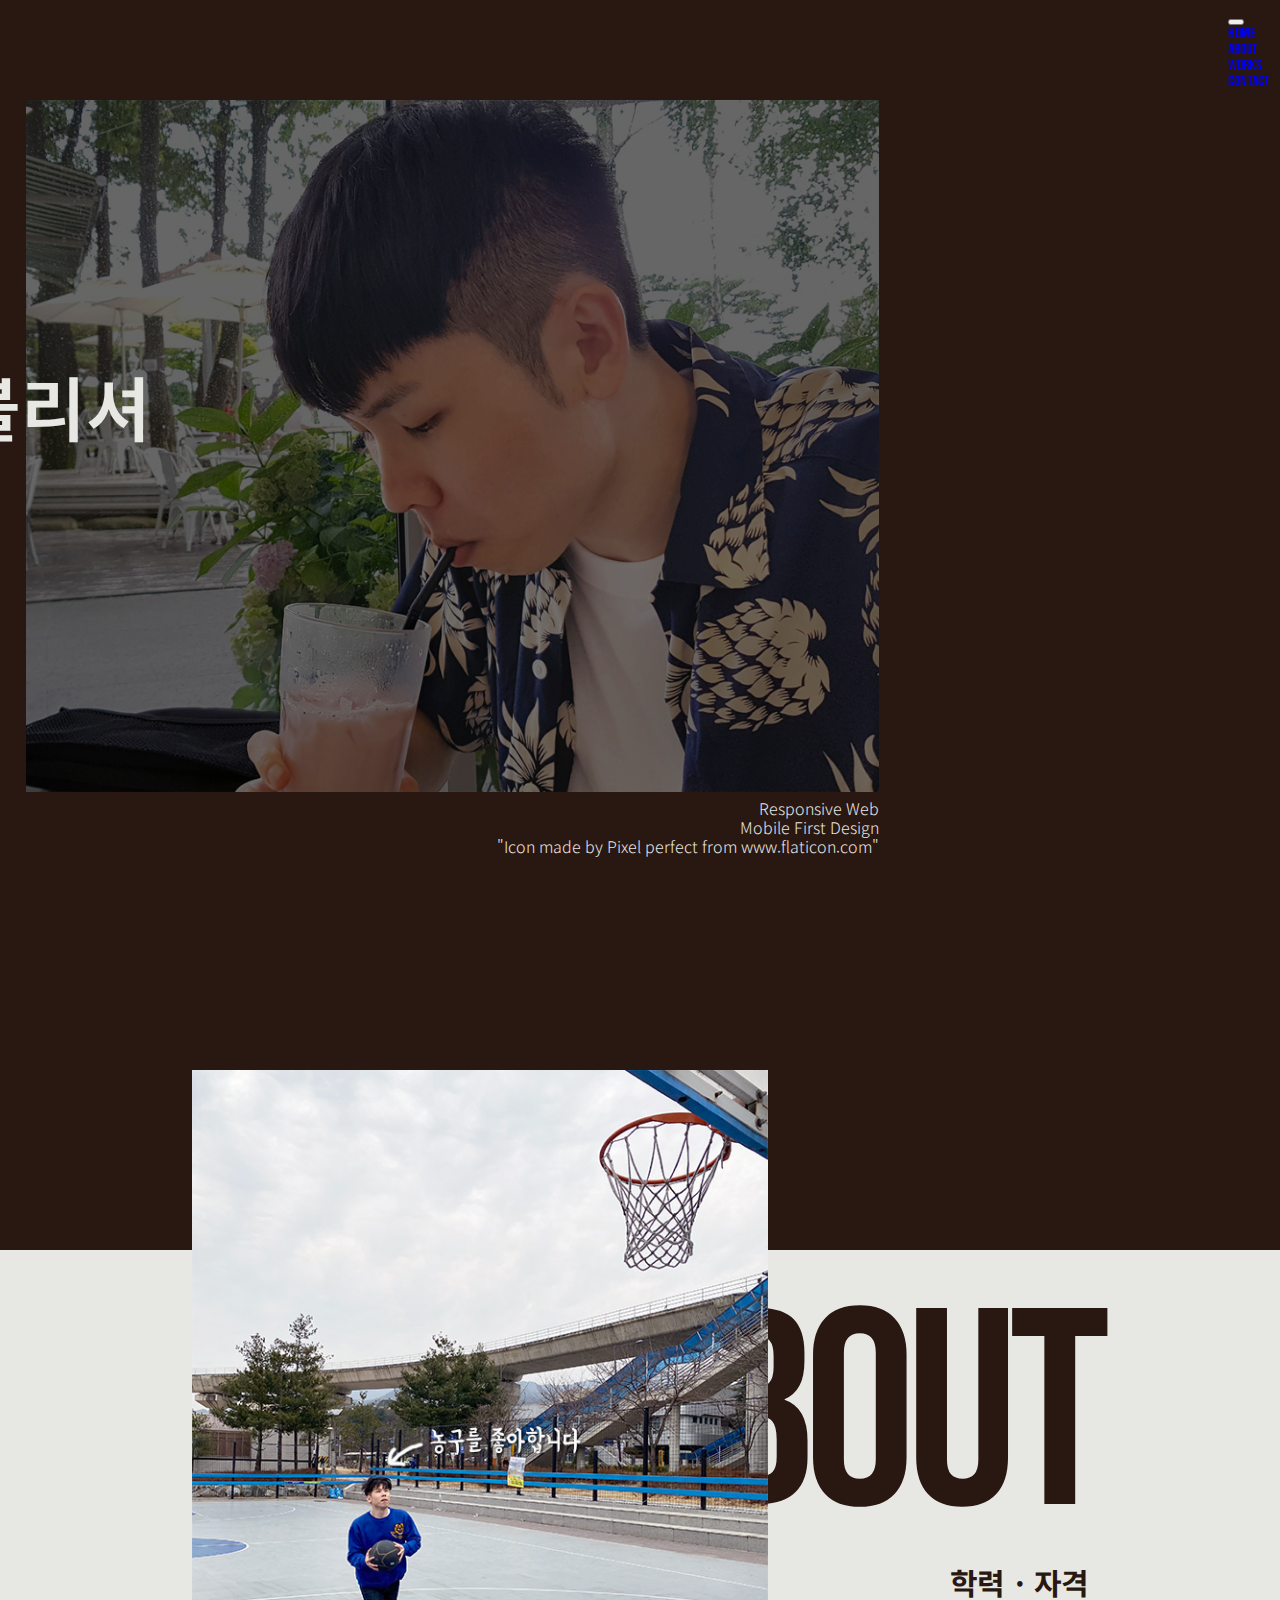
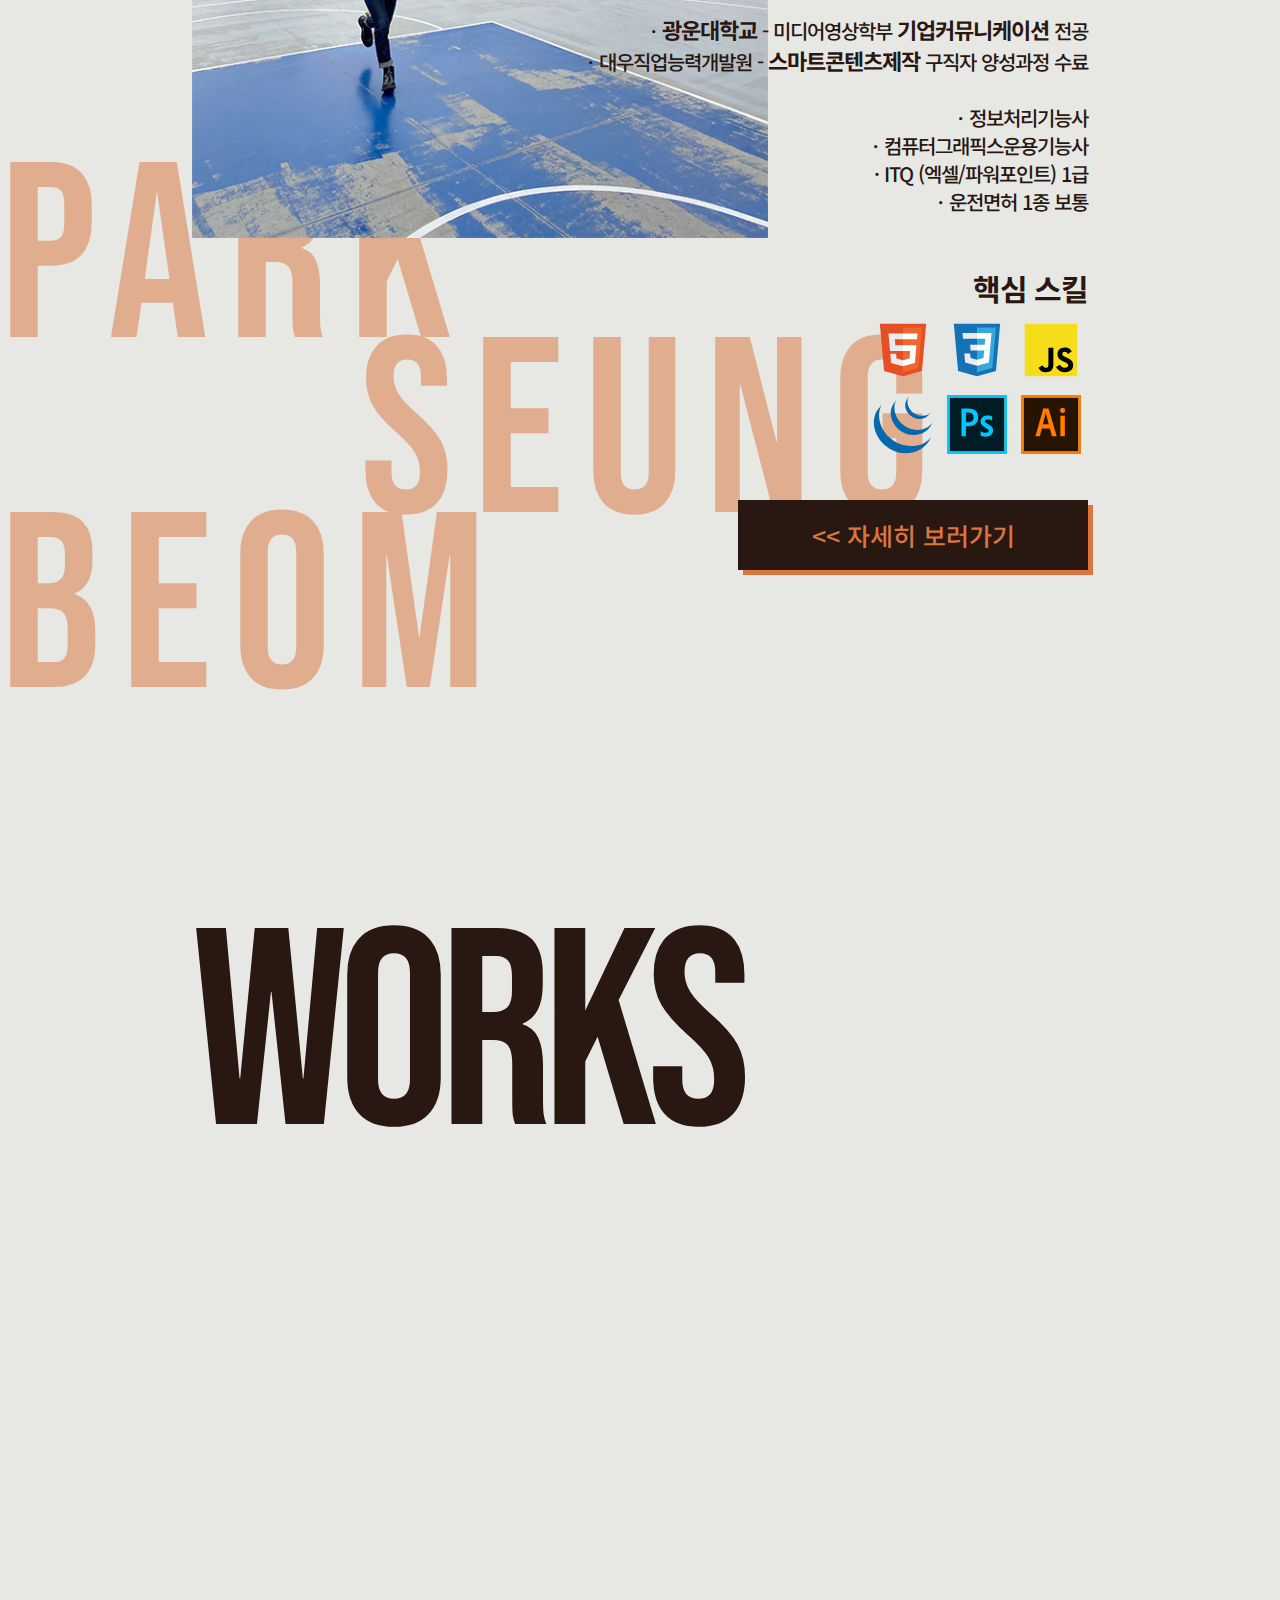
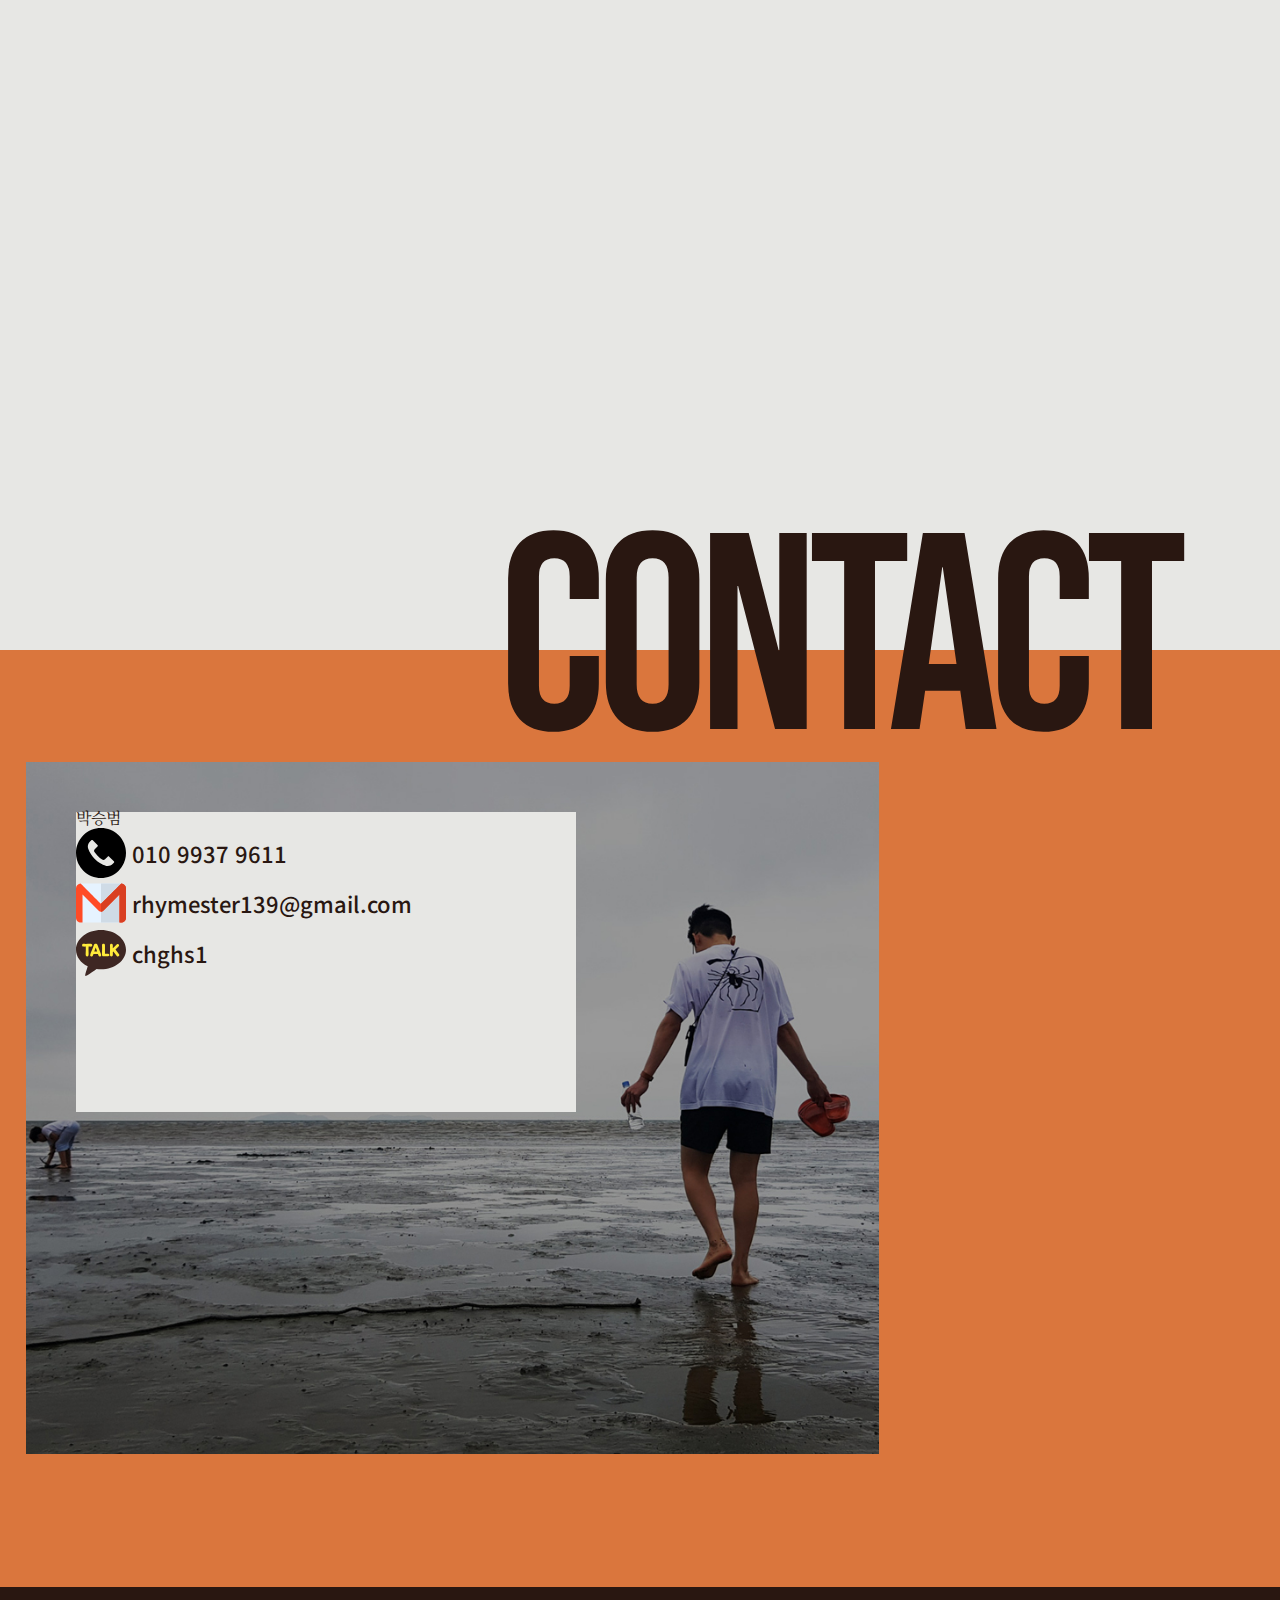
<file: oldindex.html>
<!DOCTYPE html>
<html lang="ko">
<head>
    <meta charset="UTF-8">
    <meta http-equiv="X-UA-Compatible" content="ie=edge">
    <meta name="viewport" content="initial-scale=1.0, minimum-scale=1.0, maximum-scale=1.0, user-scalable=no">
    <meta name="description" content="빙구의 포트폴리오 사이트 입니다">
    <link href="https://fonts.googleapis.com/css?family=Noto+Sans+KR:300,400,500,700|Noto+Serif+KR:400,500,600,700,900&display=swap&subset=korean" rel="stylesheet">
    <link href="https://fonts.googleapis.com/css?family=Bebas+Neue&display=swap" rel="stylesheet">
   
    <link rel="stylesheet" href="css/reset.css">
    <link rel="stylesheet" href="css/common.css">
    <link rel="stylesheet" href="css/oldmain.css">
    <title>빙구의 포트폴리오 - home</title>

    <!-- 현재 필요한 기능 정리
    스크롤바는 안보이고, 스크롤은 작동하게
    반응형으로 변화
    햄버거 아이콘 클릭시 형태 변화
    -->

</head>
<body>

    <header>

        <div class="menu">
            <button type="button" id="btn_menu">
                <div class="btn01"></div>
                <div class="btn02"></div>
                <div class="btn03"></div>
            </button>
            <nav>
                <ul class="menu_list">
                    <li><a href="javascript:;">Home</a></li>
                    <li><a href="javascript:;">About</a></li>
                    <li><a href="javascript:;">Works</a></li>
                    <li><a href="javascript:;">Contact</a></li>
                </ul>
            </nav>
        </div>
    </header>

    <!-- 섹션 시작 -->
    <section id="section1">
        <div class="s1_wrap">
            <div class="s1_cover"></div>
            <h1>웹퍼블리셔</h1>
            <p>
                Responsive Web<br />
                Mobile First Design<br />
                "Icon made by Pixel perfect from www.flaticon.com"
            </p>
        </div>
    </section>  

    <section id="section2">
        <div class="s2_wrap">
            <div class="s2_imgcover">PARK<br />&nbsp;&nbsp;&nbsp;&nbsp;&nbsp;&nbsp;SEUNG<br />BEOM</div>
            <img src="images/home_about.jpg" alt="어바웃 섹션 소개사진">
            
            <h2>ABOUT</h2>
            <div class="s2_bar"></div>
            <div class="s2_info"> 
                <div class="info_left">
                    <span>학력 · 자격</span>
                    <p>
                        · <em>광운대학교</em> - 미디어영상학부 <em>기업커뮤니케이션</em> 전공<br />
                        · 대우직업능력개발원 - <em>스마트콘텐츠제작</em> 구직자 양성과정 수료<br /><br />
                        · 정보처리기능사<br />
                        · 컴퓨터그래픽스운용기능사<br />
                        · ITQ (엑셀/파워포인트) 1급<br />
                        · 운전면허 1종 보통
                    </p>
                </div>
                <div class="info_right">
                    <span>핵심 스킬</span>
                    <ul class="s2_skills">
                        <li class="skill01">Html</li>
                        <li class="skill02">Css</li>
                        <li class="skill03">Javascript</li>
                        <li class="skill04">Jquery</li>
                        <li class="skill05">photoshop</li>
                        <li class="skill06">illustrator</li>
                    </ul>   
                </div>    
                <a href="javascript:;" class="btn_about"><< 자세히 보러가기</a>     
            </div>
             
        </div>
    </section>

    <section id="section3">
        <div class="s3_wrap">
            <h2>WORKS</h2>
        </div>
    </section>

    <section id="section4">
        <div class="s4_wrap">
            <h2>Contact</h2>
            <div class="s4_main">
                <div class="s4_text">
                    <p>박승범</p>
                    <ul class="s4_contact">
                        <li>
                            <img src="icons/phone.svg" alt="전화번호">
                            <span>010 9937 9611</span>
                        </li>
                        <li>
                            <img src="icons/gmail.svg" alt="지메일">
                            <span>rhymester139@gmail.com</span>
                        </li>
                        <li>
                            <img src="icons/kakao.svg" alt="카카오톡">
                            <span>chghs1</span>
                        </li>
                    </ul>
                </div>
            </div>
        </div>
    </section>

    <footer></footer>


	<script src='js/main.js'></script>
</body>
</html>
</file>
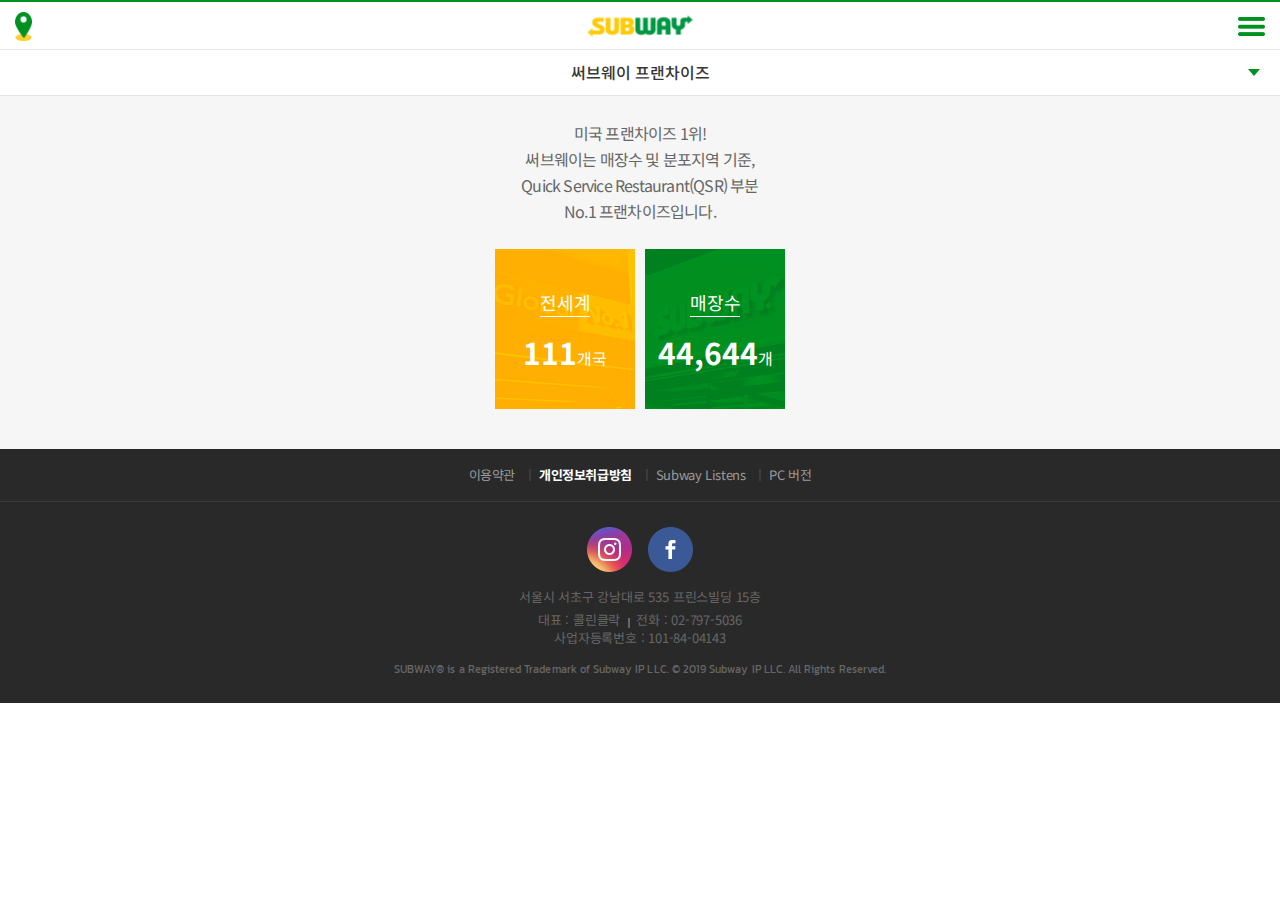
<file: 작업물모음/subway/sub1.html>
<!DOCTYPE html>
<html lang="ko">
<head>
    <meta charset="UTF-8">
    <meta http-equiv="X-UA-Compatible" content="ie=edge">
    <title>SUBWAY 서브웨이 프랜차이즈</title>
    <meta name="viewport" content="initial-scale=1.0,minimum-scale=1.0,maximum-scale=1.0, user-scalable=no">
	<link rel="stylesheet" href="css/reset.css">
    <link href="https://fonts.googleapis.com/css?family=Noto+Sans+KR:100,300,400,500,700,900&display=swap" rel="stylesheet">
    <link href="https://fonts.googleapis.com/css?family=Kanit:400,500,600,700&display=swap" rel="stylesheet">
    <link rel="stylesheet" href="css/swiper.css">
    <link rel="stylesheet" href="css/stylesheet.css">
    <link rel="stylesheet" href="css/common.css">
    <link rel="stylesheet" href="css/sub1.css">
	<link rel="shortcut icon" href="images/subway_favicon.ico">

</head>
<body>
    
    <!-- 헤더 시작 -->
    <header id="header">
        <div class="h_wrap">
            <a href="javascript:;" class="m_map"><img src="images/m_loca.png" alt="매장위치찾기"></a>
            <h1><a href="index.html"><img src="images/logo.png" alt="서브웨이로고"></a></h1>
            <button type="button" class="m_btn">모바일메뉴</button>
        </div>
    </header>

    <!-- 사이드 메뉴 -->
        <div class="side_bg">
            <div class="side_wrap">
                <div class="side_top">
                    <img src="images/logo_side.png" alt="사이드 메뉴 로고">
                    <h2>Eat fresh<br/><p>Enjoy Subway</p></h2>
                    <button type="button" class="side_close">종료 버튼</button>
                </div>
                <div class="side_bot">
                    <nav>
                        <ul class="side_menu">
                            <li>
                                <a href="javascript:;"><span class="side_icon1"></span>메뉴소개</a>
                                <ul class="depth2">
                                    <li><a href="javascript:;">샌드위치</a></li>
                                    <li><a href="javascript:;">랩</a></li>
                                    <li><a href="javascript:;">찹샐러드</a></li>
                                    <li><a href="javascript:;">스마일 썹</a></li>
                                    <li><a href="javascript:;">단체메뉴</a></li>
                                </ul>
                            </li>
                            <li>
                                <a href="javascript:;"><span class="side_icon2"></span>이용방법</a>
                                <ul class="depth2">
                                    <li><a href="javascript:;">써브웨이 이용방법</a></li>
                                    <li><a href="javascript:;">단체메뉴 이용방법</a></li>
                                    <li><a href="javascript:;">신선한 재료 소개</a></li>
                                </ul>
                            </li>
                            <li>
                                <a href="javascript:;"><span class="side_icon3"></span>새소식</a>
                                <ul class="depth2">
                                    <li><a href="javascript:;">이벤트·프로모션</a></li>
                                    <li><a href="javascript:;">뉴스·공지사항</a></li>
                                    <li><a href="javascript:;">광고영상</a></li>
                                </ul>
                            </li>
                            <li>
                                <a href="javascript:;"><span class="side_icon4"></span>써브웨이</a>
                                <ul class="depth2">
                                    <li><a href="javascript:;">써브웨이 역사</a></li>
                                    <li><a href="javascript:;">써브웨이 약속</a></li>
                                    <li><a href="javascript:;">매장찾기</a></li>
                                </ul>
                            </li>
                            <li>
                                <a href="javascript:;"><span class="side_icon5"></span>가맹점</a>
                                <ul class="depth2">
                                    <li><a href="javascript:;">써브웨이 프랜차이즈</a></li>
                                    <li><a href="javascript:;">가맹관련 FAQ</a></li>
                                    <li><a href="javascript:;">지사안내</a></li>
                                    <li><a href="javascript:;">사업설명회(대표번호 02-797-5036)</a></li>
                                </ul>
                            </li>
                            <li>
                                <a href="javascript:;"><span class="side_icon6"></span>고객센터</a>
                                <ul class="depth2">
                                    <li><a href="javascript:;">FAQ</a></li>
                                    <li><a href="javascript:;">1:1문의</a></li>
                                </ul>
                            </li>
                        </ul>
                    </nav>
                </div>
            </div>
        </div>

        
    <!-- 서브1 시작 -->
    <section>
        <div class="s1_category">
            <a href="javascript:;" class="btn_category"><h2>써브웨이 프랜차이즈</h2></a>
            <ul class="category_list">
                <li class="active"><a href="javascript:;">써브웨이 프랜차이즈</a></li>
                <li><a href="javascript:;">가맹관련FAQ</a></li>
                <li><a href="javascript:;">지사안내</a></li>
                <li><a href="javascript:;">사업설명회(대표번호 02-797-5036)</a></li>
            </ul>
        </div>
        <div id="section1">
            <p>미국 프랜차이즈 1위!<br />써브웨이는 매장수 및 분포지역 기준,<br />Quick Service Restaurant(QSR) 부분<br />No.1 프랜차이즈입니다.</p>
            <ul>
                <li class="s1_global">
                    <p>전세계</p>
                    <span><em>111</em>개국</span>
                </li>
                <li class="s1_store">
                    <p>매장수</p>
                    <span><em>44,644</em>개</span>
                </li>
            </ul>
        </div>
    </section>



    <!-- 푸터 시작 -->
    <footer id="footer">
        <div class="f_top">
            <ul class="f_util">
                <li><a href="javascript:;">이용약관</a></li>
                <li><a href="javascript:;">개인정보취급방침</a></li>
                <li><a href="javascript:;">Subway Listens</a></li>
                <li><a href="javascript:;">PC 버전</a></li>
            </ul>
        </div>
        <div class="f_bot">
            <div class="f_sns">
                <ul>
                    <li><a href="javascript:;">인스타</a></li>
                    <li><a href="javascript:;">페북</a></li>
                </ul>
            </div>
            <address>서울시 서초구 강남대로 535 프린스빌딩 15층</address>
            <div class="f_phone">
                <ul>
                    <li>대표 : 콜린클락 </li>
                    <li>전화 : <a href="tel:02-797-5036">02-797-5036</a></li>
                    <li>사업자등록번호 : 101-84-04143</li>
                </ul>
            </div>
            <p class="copyright">SUBWAY® is a Registered Trademark of Subway IP LLC. © 2019 Subway IP LLC. All Rights Reserved.</p>
        </div>
    </footer>

    <script src='js/jquery-3.4.0.min.js'></script>
	<script src='js/swiper.js'></script>
    <script src='js/main.js'></script>
    <script src='js/sub1.js'></script>
</body>
</html>
</file>
<file: css/common.css>
@charset "utf-8";

header .menu{position:fixed; right:10px; top:10px; z-index:100;}
.menu .btn_menu{position:relative; padding:0; margin:0; width:40px; height:40px; border:2px solid #fff; outline:none; cursor:pointer; background:rgba(0,0,0,0.7); transition:all 0.5s ease;}
.menu .btn_menu:hover{background:rgba(0,0,0,1);}

.menu .btn_menu>span{position:absolute; color:#fff; font-family:'Bebas Neue'; font-size:17px;}
.menu .btn_menu>span>span{opacity:1;}
.menu .btn_menu .m1{left:7px; top:0;}
.menu .btn_menu .m2{right:7px; top:0;}
.menu .btn_menu .m3{left:7px; bottom:-2px;}
.menu .btn_menu .m4{right:7px; bottom:-2px;}

.menu .btn_menu.select{border-color:#000; background:#000; transition:all 0.5s ease;}
.menu .btn_menu.select:hover{background:none;}
.menu .btn_menu.select:hover span{color:#000;}
.menu .btn_menu.select>span>span{opacity:0;}
.menu .btn_menu.select .m1:after{display:inline; content:'H'; position:absolute; opacity:1; left:0; top:0;}
.menu .btn_menu.select .m2:after{display:inline; content:'I'; position:absolute; opacity:1; left:1px; top:0;}
.menu .btn_menu.select .m3:after{display:inline; content:'D'; position:absolute; opacity:1; left:0; top:0;}
.menu .btn_menu.select .m4:after{display:inline; content:'E'; position:absolute; opacity:1; left:0; top:0;}

.modal_wrap{position: fixed; left:0; top:0; width:100%; height:100vh; background:#e7e7e4; z-index:99; display:none; justify-content: flex-start;  align-items:center; padding-left:20px; box-sizing: border-box;}
.modal_wrap .modal ul li{font-size:65px; font-family: 'Bebas Neue';}
.modal_wrap .modal ul li a{color:#291711;}
.modal_wrap .modal ul li a:hover{text-shadow: -1px -1px 0 #000, 1px -1px 0 #000, -1px 1px 0 #000, 1px 1px 0 #000; color:#e7e7e4;}

.modal_wrap p{padding-top:30px; line-height:1.2; font-size:16px;}

.btn_pageup{position:fixed; bottom:8%; right:0; outline:none; border:none; background:none; padding:none; z-index: 98; cursor: pointer; transition:all 0.5s ease; opacity:0; transform:scale(0);}
.btn_pageup img{width:45px; height:43px;}

@media (min-width:768px) {
    .modal_wrap .modal{position:absolute; left:25%; top:25%;}
    .modal_wrap .modal ul li{font-size:80px; font-family: 'Bebas Neue';}
    .modal_wrap .modal ul li a{color:#291711;}
    .modal_wrap .modal ul li a:hover{text-shadow: -1px -1px 0 #000, 1px -1px 0 #000, -1px 1px 0 #000, 1px 1px 0 #000; color:#e7e7e4;}
    .modal_wrap p{padding-top:30px; line-height:1.2; font-size:16px;}
}

@media (min-width:1440px) {
    header .menu{position:fixed; right:5%; top:30px;}
    .btn_pageup{bottom:8%; right:5%;}
    .btn_pageup img{width:60px; height:58px;}
}
</file>
<file: css/main.css>
@charset "utf-8";
body {font-family: 'Noto Sans KR','Noto Serif KR', sans-serif; color:#291711; overflow-x: hidden; overflow: -moz-scrollbars-none; -ms-overflow-style: none;}
body::-webkit-scrollbar { width: 0 !important }

/* 섹션1 */
#section1{background:#291711; height:100vh;}
.s1_inner{position: relative; top:25%; height:44%; margin:0 auto; background:url('../images/home.jpg')no-repeat center top; background-size:cover;}
.s1_inner .s1_cover{position:absolute; left:0; top:0; width:100%; height:100%; background:url('../images/home_cover.png')no-repeat center top; background-size:cover; animation:s1_coverOn 6s ease-in-out infinite; opacity:0.2;}
@keyframes s1_coverOn {0%{} 50%{opacity:1;} 100%{opacity:0.2;}}
.s1_inner h1{position: absolute; left:2%; top:30%; z-index:2; color:#e7e7e4; font-size:8vw; font-weight:600; line-height:1.1;}
.s1_inner p{position: absolute; right:2%; bottom:-45px; line-height:1.2; color:#e7e7e4; text-align:right; font-weight:300; font-size:12px;}


/* 섹션2 */
#section2{background:#e7e7e4; height:900px; position: relative;}
#section2 h2{position: absolute; right:5%; top:215px; font-size:100px; letter-spacing:-3px; font-family:'Bebas Neue'; z-index:10;}
#section2 .s2_myname{display:none;}
.s2_inner{margin:0 auto; position: relative; height:100%; }
.s2_inner img{position: absolute; left:5%; top:-40px; width:260px;}
.s2_inner .s2_info {position:absolute; left:5%; right:5%; top:335px;}
.s2_inner .s2_info .info_top p{font:500 14px 'Noto Sans KR'; line-height:1.4; letter-spacing: -1px; padding-left:10px; margin-bottom:50px; text-align:right;}
.s2_inner .s2_info .info_top p em{font-size:16px; font-weight:700; vertical-align: bottom;}
.s2_inner .s2_info span{display:block; font:700 24px 'Noto Sans KR'; letter-spacing: -1px; margin-bottom:10px; text-align:right;}
.s2_inner .s2_info .info_bot span{text-align:left;}
.s2_inner .s2_info .info_bot .s2_skills{display:flex; justify-content: space-between;}
.s2_inner .s2_info .info_bot .s2_skills li{text-indent:-9999px; width:16.6%; height:7vh;}
.skill01{background:url('../icons/html.svg')no-repeat;}
.skill02{background:url('../icons/css.svg')no-repeat;}
.skill03{background:url('../icons/js.svg')no-repeat;}
.skill04{background:url('../icons/jquery.svg')no-repeat;}
.skill05{background:url('../icons/photoshop.svg')no-repeat;}
.skill06{background:url('../icons/illustrator.svg')no-repeat;}
.s2_inner .s2_info .btn_about{display:block; margin:40px auto 0; width:320px; height:70px; border-radius:35px; background:#da763d;  text-align:center; font:bold 35px/75px 'Bebas Neue'; color:#291711; box-shadow:5px 5px 0 #291711;}
.s2_inner .s2_info .btn_about:hover{color:#e7e7e4;}


/* 섹션3 */
#section3{background:#e7e7e4; height:1600px; position: relative;}
#section3 h2{position: absolute; left:5%; top:0; font-size:100px; letter-spacing:-3px; font-family:'Bebas Neue'; z-index:10;}
.s3_inner{margin:0 auto; position: relative; height:100%;}
.s3_inner .s3_works{width:375px; margin:0 auto;}
.s3_inner .s3_works img{width:100%;}
.s3_inner .works01{padding-top:50px;}
.s3_inner .s3_works .works_tit{padding:5px 10px 35px;}
.s3_inner .s3_works .works_tit h3{font:700 20px 'Noto Sans KR';}
.s3_inner .s3_works .works_tit p{font:400 16px 'Noto Sans KR';}
.s3_inner .btn_works{display:block; margin:10px auto; width:320px; border-radius:35px; height:70px; background:#da763d;  text-align:center; font:bold 35px/75px 'Bebas Neue'; color:#291711; box-shadow:5px 5px 0 #291711;}
.s3_inner .btn_works:hover{color:#e7e7e4;}


/* 섹션4 */
#section4{background:#e7e7e4; height:640px; position: relative;}
#section4 h2{position: absolute; right:5%; top:105px; font-size:100px; letter-spacing:-5px; font-family:'Bebas Neue'; z-index:10;}
.s4_inner{margin:0 auto; position: relative; height:100%;}
.s4_inner .s4_bg{position:absolute; top:25%; width:100%; height:50%; background:url('../images/home_contact.jpg')no-repeat center top; background-size:cover;}
.s4_inner .s4_bg .s4_contact{position:absolute; left:5%; top:50%; margin-top:-70px; width:240px; height:140px; border:2px solid #291711; background:#e7e7e4; padding:10px 0 0 10px; box-sizing: border-box;}
.s4_inner .s4_bg .s4_contact p{margin-bottom:10px; font-size:16px; font-weight:700;}
.s4_inner .s4_bg .s4_contact .s4_list li{font-weight:500; font-size:14px; color:#291711; margin:5px 0;}
.s4_inner .s4_bg .s4_contact .s4_list li img{width:25px;}
.s4_inner .s4_bg .s4_contact .s4_list li span{line-height:25px; padding-left:5px;}


/* 푸터 */
#footer{background:#291711; height:50px;}



@media (min-width:768px) {
    .s1_inner{position: relative; top:25%; width:90%; height:44%; margin:0 auto; background:url('../images/home.jpg')no-repeat center top; background-size:cover;}
    .s1_inner .s1_cover{position:absolute; left:0; top:0; width:100%; height:100%; background:url('../images/home_cover.png')no-repeat center top; background-size:cover; animation:s1_coverOn 6s ease-in-out infinite; opacity:0.2;}
    .s1_inner h1{position: absolute; left:-3%; top:30%; z-index:2; color:#e7e7e4; font-size:7vw; font-weight:600; line-height:1.1;}
    .s1_inner p{right:0%; font-size:16px; bottom:-60px;}
    
    #section2{height:1200px;}
    #section2 h2{top:250px; font-size:200px; letter-spacing:-5px;}
    .s2_inner img{top:-50px; width:400px;}
    .s2_inner .s2_info {position:absolute; left:5%; right:5%; top:450px;}
    .s2_inner .s2_info .info_top p{font:500 20px 'Noto Sans KR'; line-height:1.4; letter-spacing: -1px;}
    .s2_inner .s2_info .info_top p em{font-size:22px;}
    .s2_inner .s2_info span{font:700 34px 'Noto Sans KR';}
    .s2_inner .s2_info .info_bot .s2_skills{display:flex; justify-content: space-between;}
    .s2_inner .s2_info .info_bot .s2_skills li{text-indent:-9999px; width:16.6%; height:8vh;}
    .s2_inner .s2_info .btn_about{display:block; margin:80px auto 0; width:360px; height:80px; border-radius:35px; font:bold 45px/85px 'Bebas Neue';}

    #section3{height:1800px}
    #section3 h2{font-size:200px; letter-spacing:-5px;}
    .s3_inner{margin:0 auto; position: relative; height:100%; width:90%;}
    .s3_inner .s3_works{width:100%; margin-bottom:100px; display:flex;}
    .s3_inner .s3_works img{width:375px;}
    .s3_inner .works01{padding-top:150px; flex-flow:row-reverse;}
    .s3_inner .works03{flex-flow:row-reverse;}
    .s3_inner .s3_works .works_tit{padding:10px; display:flex; flex-flow:column; justify-content:flex-end;}
    .s3_inner .works01 .works_tit h3{text-align:right;}
    .s3_inner .works03 .works_tit h3{text-align:right;}
    .s3_inner .s3_works .works_tit h3{font:700 24px 'Noto Sans KR';}
    .s3_inner .s3_works .works_tit p{font:400 20px 'Noto Sans KR';}
    .s3_inner .btn_works{display:block; margin:50px auto; width:360px; border-radius:35px; height:80px; font:bold 45px/85px 'Bebas Neue'; }

    #section4{height:1024px;}
    #section4 h2{font-size:200px; letter-spacing:-10px; top:140px;}
    .s4_inner{margin:0 auto; position: relative; height:100%; width:90%;}
    .s4_inner .s4_bg{position:absolute; top:25%; width:100%; height:50%; background:url('../images/home_contact.jpg')no-repeat center top; background-size:cover;}
    .s4_inner .s4_bg .s4_contact{position:absolute; left:5%; top:50%; margin-top:-140px; width:340px; height:240px; border:2px solid #291711; background:#e7e7e4; padding:20px 0 0 20px; box-sizing: border-box;}
    .s4_inner .s4_bg .s4_contact p{margin-bottom:35px; font-size:24px; font-weight:700;}
    .s4_inner .s4_bg .s4_contact .s4_list li{font-weight:500; font-size:20px; color:#291711; margin:15px 0;}
    .s4_inner .s4_bg .s4_contact .s4_list li img{width:30px;}
    .s4_inner .s4_bg .s4_contact .s4_list li span{line-height:25px; padding-left:5px;}
}


@media (min-width:1024px) {
    .s1_inner{position: relative; top:10%; width:70%; height:75%;}
    .s1_inner h1{position: absolute; left:-10%; top:30%; z-index:2;}
    .s1_inner p{right:0%; font-size:16px;}

    #section2{height:1200px;}
    #section2 h2{top:250px; font-size:200px; letter-spacing:-5px; right:12%;}
    #section2 .s2_myname{position: absolute; left:0; top:520px; color:#da763d; font-size:15vw; opacity:0.4; line-height:0.7; letter-spacing:10px; display:block; font-family:'Bebas Neue';}
    .s2_inner {width:75%;}
    .s2_inner img{top:-20px; left:0; width:400px;}
    .s2_inner .s2_info {position:absolute; right:0; top:450px;}
    .s2_inner .s2_info .info_bot span{text-align:right;}
    .s2_inner .s2_info .info_bot .s2_skills{display:flex; justify-content: flex-end;}
    .s2_inner .s2_info .info_bot .s2_skills li{width:60px; height:60px; margin:0 5px;}
    .s2_inner .s2_info .btn_about{position:absolute; right:0;}

    #section3{height:1900px}
    #section3 h2{font-size:200px; letter-spacing:-5px; left:12%;}
    .s3_inner{margin:0 auto; position: relative; height:100%; width:75%;}
    .s3_inner .s3_works img{width:375px;}
    .s3_inner .btn_works{display:block; margin:50px auto; width:360px; border-radius:35px; height:80px;}
}


@media (min-width:1440px) {
    .s1_inner h1{font-size:100px}
    #section2{height:1300px;}
    #section2 h2{top:200px; font-size:250px; letter-spacing:-5px; right:19%;}
    #section2 .s2_myname{position: absolute; left:0; top:520px; color:#da763d; font-size:15vw; opacity:0.4; line-height:0.7; letter-spacing:10px; display:block; font-family:'Bebas Neue';}
    .s2_inner {width:60%;}
    .s2_inner img{top:-20px; left:-5%; width:500px;}
    .s2_inner .s2_info {position:absolute; right:0; top:480px;}
    .s2_inner .s2_info .info_top p{font:500 22px 'Noto Sans KR'; line-height:1.4; letter-spacing: -1px;}
    .s2_inner .s2_info .info_top p em{font-size:24px;}
    .s2_inner .s2_info span{font:700 34px 'Noto Sans KR';}

    #section3{height:2200px;}
    #section3 h2{font-size:250px; letter-spacing:-5px; left:19%;}
    .s3_inner{margin:0 auto; position: relative; height:100%; width:60%;}
    .s3_inner .s3_works img{width:450px;}
    .s3_inner .s3_works .works_tit h3{font:700 28px 'Noto Sans KR';}
    .s3_inner .s3_works .works_tit p{font:400 24px 'Noto Sans KR';}
    .s3_inner .btn_works{display:block; margin:150px auto 0;}

    #section4 h2{font-size:250px; letter-spacing:-10px; top:0; right:15%;}
    .s4_inner{margin:0 auto; position: relative; height:100%; width:70%;}
    .s4_inner .s4_bg{position:absolute; top:15%; width:100%; height:75%;}
    .s4_inner .s4_bg .s4_contact{position:absolute; left:5%; top:50%; margin-top:-150px; width:500px; height:300px; border:2px solid #291711; background:#e7e7e4; padding:20px 0 0 20px; box-sizing: border-box;}
    .s4_inner .s4_bg .s4_contact p{margin-bottom:35px; font-size:35px; padding-left:15px;}
    .s4_inner .s4_bg .s4_contact .s4_list li{font-weight:500; font-size:24px; color:#291711; margin:15px 0;}
    .s4_inner .s4_bg .s4_contact .s4_list li img{width:50px;}
    .s4_inner .s4_bg .s4_contact .s4_list li span{line-height:45px; padding-left:15px;}
}
</file>
<file: 작업물모음/coffinegurunaru/css/main.css>
@charset "UTF-8";

body {
    font-family: 'Nanum Gothic', sans-serif;
    overflow-y: scroll;
    line-height: 22px;
}
.side_banner01{position:fixed; right:0; top:100px; z-index:101;}
.side_banner02{position:fixed; right:50%; margin-right:-850px; top:420px; z-index:101; box-sizing: border-box; background: #9463b4;}
.side_banner02 form fieldset legend{position:absolute; left:-9999px;}
.side_banner02 input,.side_banner02 button,.side_banner02 a,.side_banner02 textarea{display:block;}
.side_banner02 .side_info{display:inline-block;}
.side_banner02 h3{font-family: "Nanum Gothic"; font-weight: 800; font-size: 22px; line-height: 28px; color: #a9fffd; text-align:center;}
.side_banner02 p{font-family: "Nanum Gothic"; font-weight: 700; font-size: 22px; line-height: 28px; color: #ffffff;  letter-spacing: -0.05em; text-align: center;}

.side_banner02 .side_banner02_inner{padding: 12px 10px 15px;}
.side_banner02 .side_banner02_inner .side_ban_text{margin-top:9px;}
.side_banner02 .side_banner02_inner .side_ban_text input{width: 180px; height: 45px; padding: 0 0 0 10px; box-sizing: border-box; border: none; font-family: 'Nanum Gothic'; font-weight: 400; font-size: 15px; color: #7f7f7f; letter-spacing: -0.025em;}
.side_banner02 .side_banner02_inner .side_ban_text input:nth-child(2){margin-top:10px;}
.side_banner02 .side_banner02_inner .side_ban_text textarea{box-sizing: border-box; border: none; width: 180px; height: 95px; margin: 10px 0 0; padding: 10px 0 0 10px; background-color: #fff; font-size: 14px; color: #706e6f; line-height: 18px; font-family: "Nanum Gothic";}
.side_banner02 .side_banner02_inner .policy{margin: 6px 0 0; height: 20px;}
.side_banner02 .side_banner02_inner .policy label{width: 16px; height: 16px; padding: 0; font-family: 'Nanum Gothic'; font-weight: 400; font-size: 16px; color: #ffffff; letter-spacing: -0.025em;}
.side_banner02 .side_banner02_inner .policy input{padding:0; width: 16px; height: 16px; background:#fff; margin:0 0 0 46px;}
.side_banner02 .side_banner02_inner a{font-family: 'Nanum Gothic'; font-weight: 400; font-size: 15px; color: #a9fffd; letter-spacing: -0.025em; width:180px;}
.side_banner02 .side_banner02_inner button{width: 180px; height: 50px; border-radius: 10px; border: none; margin: 13px 0 0; background: #56267f; font-family: "Nanum Gothic"; font-weight: 800; font-size: 20px; color: #ffffff; cursor: pointer;
padding:0;}

.side_banner02>button{width: 200px; border: none; background: #222222 url('../images/top_btn.png') 71px center no-repeat; font-family: "Nanum Gothic"; font-weight: 400; font-size: 18px; line-height: 30px; color: #ffffff; text-indent:7px; text-align: center; cursor: pointer;}




#top_banner .t_b_inner a {
    display: block;
    background: url('../images/popup.jpg') no-repeat center top;
    background-size: cover;
    width: 100%;
    height: 90px;
    position: relative;
}

#top_banner .t_b_inner a button {
    background: url('../images/btn_top_banner_close.png') no-repeat;
    width: 19px;
    height: 19px;
    border: none;
    outline: none;
    text-indent: -9999px;
    cursor: pointer;
    position: absolute;
    top: 10px;
    left: 50%;
    margin-left: 468px;
}

#header {
    position: relative;
    z-index:100;
}

.h_wrap {
    width: 100%;
    background: url('../images/header_bg.png') repeat-x;
    position: absolute;
    height:103px;
    left: 0;
    top: 0;
}

#header .h_wrap .h_inner {
    width: 1000px;
    left:0;
    top:0;
    margin: 0 auto;
    position:relative;
}

#header .h_wrap .h_inner .util {
    margin: 13px 3px 0 0;
    float: right;
}
#header .h_wrap .h_inner .util:after{
    content:"";
    display:table;
    clear:both;
}

#header .h_wrap .h_inner .util li {
    float: left;
    margin-left: 10px;
}

#header .h_wrap .h_inner .util .util_1 {
    margin: 0;
}

#header .h_wrap .h_inner .util li a {
    display: block;
    height: 23px;
    padding: 0 10px;
    font-weight: 700;
    font-size: 12px;
    color: #a2a1a2;
    outline: none;
    text-align: center;
}

#header .h_wrap .h_inner .util .util_1 a:hover, #header .h_wrap .h_inner .util .util_2 a:hover {
    color: #fff;
}

#header .h_wrap .h_inner .util .util_3 a {
    background: url('../images/util_aca_bg.png') no-repeat;
    width: 63px;
    padding: 0;
    color: #2b2b2b;
}

#header .h_wrap .h_inner .util .util_4 a {
    background: url('../images/util_app_bg.png') no-repeat;
    width: 112px;
    padding: 0;
    color: #fff;
}

#header h1 {
    position: absolute;
    top: 24px;
    left: 50%;
    margin-left: -50px;
    z-index: 10;
}

#header h1 a {
    display: block;
    text-indent: -9999px;
    width: 101px;
    height: 101px;
    background: url('../images/logo.png') no-repeat;
}

#header .h_wrap .h_inner .gnb {
    position: absolute;
    top: 53px;
    left: 0;
    text-align: center;
}

#header .h_wrap .h_inner .gnb>li {
    float: left;
    padding-left: 1px;
    position:relative;
}

#header .h_wrap .h_inner .gnb>li:hover>a {
    color: #8b4db3;
}

#header .h_wrap .h_inner .gnb>li>a {
    display: block;
    height: 50px;
    font-weight: 700;
    font-size: 16px;
    line-height: 50px;
    color: #fff;
    outline: none;
    position: relative;
}

#header .h_wrap .h_inner .gnb>li>a:before {
    content: "";
    display: block;
    width: 1px;
    height: 12px;
    background: #494949;
    position: absolute;
    top: 50%;
    left: -1px;
    margin-top: -6px;
}

#header .h_wrap .h_inner .gnb .m1>a:before {
    display: none;
}

#header .h_wrap .h_inner .gnb .m5>a:before {
    display: none;
}

#header .h_wrap .h_inner .gnb .m1 {
    width: 94px;
    padding-left: 0px;
}

#header .h_wrap .h_inner .gnb .m2 {
    width: 101px;
}

#header .h_wrap .h_inner .gnb .m3 {
    width: 102px;
}

#header .h_wrap .h_inner .gnb .m4 {
    width: 150px;
}

#header .h_wrap .h_inner .gnb .m5 {
    width: 139px;
    margin-left: 112px;
    padding-left: 0px;
}

#header .h_wrap .h_inner .gnb .m6 {
    width: 148px;
}

#header .h_wrap .h_inner .gnb .m7 {
    width: 149px;
}
#header .h_wrap .h_inner .gnb .depth2{
    display:none;
    position:absolute;
    top:50px;
    left:0;
    width:100%;
    padding: 15px 0;
    height: 236px;
}
#header .h_wrap .h_inner .gnb .depth2 li{
    margin-top:7px;
}
#header .h_wrap .h_inner .gnb .depth2 li:first-child{
    margin:0;
}
#header .h_wrap .h_inner .gnb .depth2 li a {
    width: 100%;
    display: block;
    padding: 1px 0 2px 0;
    font-size: 13px;
    line-height: 17px;
    color: #919191;
    vertical-align: top;
}
#header .h_wrap .h_inner .gnb .depth2 li a:hover{
    background-color: #a2dfde;
    color: #3f3f3f;
}

#main .visual .slick-slide{
    position:relative;
}
#main .visual .slick-slide div a{
    display:block;
    height:620px;
    width:100%;
    background-size:2560px 620px;
}
#main .visual .box1 a{
    background:url('../images/slide_01.jpg') no-repeat center top;
}
#main .visual .box2 a{
    background:url('../images/slide_02.jpg') no-repeat center top;
}
#main .visual .box3 a{
    background:url('../images/slide_03.jpg') no-repeat center top;
}
#main .visual .box4 a{
    background:url('../images/slide_04.jpg') no-repeat center top;
}
#main .visual .box5 a{
    background:url('../images/slide_05.jpg') no-repeat center top;
}

#main .visual .slick-arrow{
    position:absolute;
    z-index:10;
    top:50%;
    margin-top:-21px;
    border:none;
    outline:none;
    cursor:pointer;
    width:45px;
    height:89px;
    text-indent: -9999px;
}
#main .visual .slick-prev{
    left:50%;
    margin-left:-559px;
    background:url('../images/main_visual_prev.png')no-repeat;
}
#main .visual .slick-next{
    right:50%;
    margin-right:-559px;
    background:url('../images/main_visual_next.png')no-repeat;
}

#main .visual .slick-dots{
    position:absolute;
    width:100%;
    text-align:center;
    bottom:53px;
}
#main .visual .slick-dots>li{
    display:inline-block;
    margin:0 2.5px;
}
#main .visual .slick-dots>li>button{
    outline:none;
    border:none;
    cursor:pointer;
    text-indent:-9999px;
    background:url('../images/main_visual_pager_off.png')no-repeat;
    width:18px;
    height:18px;
}
#main .visual .slick-dots .slick-active button{
    background:url('../images/main_visual_pager_on.png')no-repeat;
    width:18px;
    height:18px;
}



/* 섹션 1 시작 */
.section1{width:100%; padding:50px 0;}
.section1 .s1_inner{width:1000px; margin:0 auto;}
.section1 .s1_inner .s1_contents{overflow:hidden; text-align:center;}
.section1 .s1_inner .s1_contents li{float:left;}
.section1 .s1_inner .s1_contents li>img{display:block;}
.section1 .s1_inner .s1_contents li h3{margin-bottom: 10px; font-size: 30px; line-height: 34px; color: #3f3f3f; font-weight:bold;}
.section1 .s1_inner .s1_contents li p{margin-bottom: 15px; font-size: 14px; line-height: 18px; color: #4c4a4b;}



/* 섹션 2 시작 */
.section2{width:100%; padding: 50px 0 85px; background-color: #f6f1e8;}
.section2 .s2_inner{width:1000px; margin:0 auto; text-align:center;}
.section2 .s2_inner h3{width:1000px; background:url('../images/main_menu_title_line.png')no-repeat center center; font-size: 40px; line-height: 40px; color: #4c4a4b; margin:0 0 50px; font-weight:bold;}
.section2 .s2_inner h3 span{font-weight:normal;}

.section2 .s2_inner .s2_contents{overflow:hidden;}
.section2 .s2_inner .s2_contents .s2_con_left{float:left;}
.section2 .s2_inner .s2_contents .s2_con_left a{display:block; width:536px; height:494px; background:url('../images/main_menu_best_bg.png')no-repeat right top;}
.section2 .s2_inner .s2_contents .s2_con_right{float:right; width:420px;}
.section2 .s2_inner .s2_contents .s2_con_right .new_item{overflow:hidden; width: 430px; height: 494px;}
.section2 .s2_inner .s2_contents .s2_con_right li{float:left; background:#fff; width: 205px; margin: 0 10px 10px 0;}
.section2 .s2_inner .s2_contents .s2_con_right li a{position:relative; height: 232px; display:block; border: 5px solid #fff;}
.section2 .s2_inner .s2_contents .s2_con_right li a:hover{border:5px solid #ffb414}
.section2 .s2_inner .s2_contents .s2_con_right li a img:nth-child(1){position:absolute; right:10px; top:9px;}
.section2 .s2_inner .s2_contents .s2_con_right li a img:nth-child(2){width:179px; height:179px;}
.section2 .s2_inner .s2_contents .s2_con_right li a h4{font-size: 15px; line-height: 21px; color: #4c4a4b; font-weight:bold;}
.section2 .s2_inner .s2_contents .s2_con_right li a p{font-size: 14px; line-height: 19px; color: #777777;}



/* 섹션 3 시작 */
.section3{width:100%; background:#423333;}
.section3 .s3_inner{width:1000px;height:216px;margin:0 auto; position:relative;}
.section3 .s3_inner .s3_tit{padding: 46px 0 0 17px;}
.section3 .s3_inner .s3_tit h3{margin-bottom: 10px; font-size: 32px; line-height: 40px; color: #fff;}
.section3 .s3_inner .s3_tit h3 span{font-weight:bold;}
.section3 .s3_inner .s3_tit p{margin-bottom: 26px; font-size: 14px; line-height: 22px; color: #949494;}
.section3 .s3_inner .s3_tit a{display: inline-block; height: 23px; padding: 0 10px; font-size: 12px; line-height: 21px; color: #c7c7c9; background-color: #1d1a1a;}
.section3 .s3_inner img{position:absolute; right:0; bottom:0;}



/* 섹션 4 시작 */
.section4{width:100%; padding: 80px 0; background: #fff;}
.section4 .s4_inner{width:1000px; height:410px; margin:0 auto;}
.section4 .s4_inner .s4_slide{float:left; width:250px; height:410px;}
.section4 .s4_inner .s4_slide .slick-dots{position:absolute; bottom:5px; width:100%; text-align:center;}
.section4 .s4_inner .s4_slide .slick-dots li{display:inline-block;}
.section4 .s4_inner .s4_slide .slick-dots li button{display:none; text-indent: -9999px;}
.section4 .s4_inner .s4_slide .slick-dots .slick-active button{display:block; width:14px; height:14px; background:url('../images/main_article_pager_on.png')no-repeat; border:none; cursor:pointer;}

.section4 .s4_inner .s4_banner{float:left; overflow: hidden;}
.section4 .s4_inner .s4_banner li{float:left;}
.section4 .s4_inner .s4_banner li a{position:relative; display:block; box-sizing: border-box; padding: 36px 0 0 30px;}
.section4 .s4_inner .s4_banner li a h3{font-size: 26px; line-height: 30px; color: #fff; margin-bottom: 20px; font-weight:bold;}
.section4 .s4_inner .s4_banner li a p{font-size: 14px; line-height: 20px; color: #c6c6c6;}
.section4 .s4_inner .s4_banner li a img{position:absolute; right:10%; top:15%;}
.section4 .s4_inner .s4_banner li .s4_b_01{width: 271px; height: 204px; background-color: #6c5648;}
.section4 .s4_inner .s4_banner li .s4_b_02{width: 271px; height: 206px; background-color: #f7f7f7;}
.section4 .s4_inner .s4_banner li .s4_b_02 h3{color:#4c4a4b;}
.section4 .s4_inner .s4_banner li .s4_b_02 p{color:#4c4a4b;}
.section4 .s4_inner .s4_banner li:last-child{width:479px;height:410px;background:url('../images/main_article_section3.jpg')no-repeat; background-size:cover; position:relative;}
.section4 .s4_inner .s4_banner li .s4_b_03{padding: 26px 0 0 30px; width: 251px; height: 205px; background-color: #424242; position:absolute; right:0; bottom:0;}
.section4 .s4_inner .s4_banner li .s4_b_03 p{color:#fff;}



/* 섹션 5 시작 */
.section5{width:100%; background:#f1f1f1; padding: 60px 0 50px; margin-bottom:22px;}
.section5 .s5_inner{width:1000px; margin:0 auto;}
.section5 .s5_inner .s5_sns{width:100%; height: 52px; border-bottom:2px solid #404040; margin-bottom: 30px;}
.section5 .s5_inner .s5_sns li{float:left; margin-right:-2px;}
.section5 .s5_inner .s5_sns li a{display:block; width:240px; line-height:50px; text-align:center; border: 2px solid #e4e4e4; font-size: 17px; color: #786e6f; border-bottom:none; font-weight:bold;}
.section5 .s5_inner .s5_sns .on a{position:relative; line-height:52px; border:2px solid #404040; border-bottom:none; background: #f1f1f1;}




/* 푸터시작 */
#footer{width: 100%; border-top: 1px solid #535353; background-color: #444;}
#footer .f_inner{width:1000px; height: 117px; margin: 0 auto;}
#footer .f_inner h2{float:left; padding-top:28px;}
#footer .f_inner .f_inner01{float:left; padding:28px 0 0 24px;}
#footer .f_inner .f_inner01 .f_gnb{overflow:hidden;}
#footer .f_inner .f_inner01 .f_gnb li{float:left; margin-left:24px;}
#footer .f_inner .f_inner01 .f_gnb li:first-child{margin:0;}
#footer .f_inner .f_inner01 .f_gnb li a{font-size: 14px; line-height: 23px; color: #fff; font-weight:bold;}
#footer .f_inner .f_inner01 .f_gnb .f_icon {margin-left:10px;}
#footer .f_inner .f_inner01 .f_gnb .f_icon a{display:block; width:112px; height:23px; background:url('../images/ft_menu2_1.png')no-repeat; text-align:center; font-size: 13px; line-height: 23px; color: #adadad;}
#footer .f_inner .f_inner01 .f_gnb .f_gnb01 {margin-left:18px;}
#footer .f_inner .f_inner01 .f_gnb .f_gnb02 a {width:108px; background-size:108px 23px;}
#footer .f_inner .f_inner01 .f_gnb .f_gnb03 a {width:82px; background-size:82px 23px;}
#footer .f_inner .f_inner01 address{font-size: 12px; line-height: 18px; color: #adadad; margin-top:11px;}
#footer .f_inner .f_inner01 p{font-size: 12px; line-height: 18px; color: #adadad;}

#footer .f_inner .f_inner02{float:right; padding-top:18px;}
#footer .f_inner .f_inner02 .f_sns a{margin:0 2px;}
#footer .f_inner .f_inner02 .f_sound{width:31px; margin:9px 0 0 42px;}
</file>
<file: 작업물모음/Domino's/css/main.css>
@charset "UTF-8";
html{overflow-y:scroll;}
body{font-family: "Noto Sans KR","Malgun Gothic","맑은 고딕",sans-serif; font-weight: 400; color: #48525f;}
::-webkit-scrollbar {
    width: 7px;
    height: 7px;
    border: 3px solid #fff;
}
::-webkit-scrollbar-thumb {
    height: 50px;
    width: 50px;
    background: #cdcccb;
    border-radius: 8px;
}
::-webkit-scrollbar-track {
    background: #eeece9;
    border-radius: 0;
}
/* 탑 버튼 */
.btn_top{position:fixed; bottom: 60px; left: 50%;margin-left: 510px;}
.btn_top a{display:block;  width: 59px; height: 59px; background:url('../images/spr_ico.png') no-repeat 0 -810px; text-indent: -9999px;}

/* 헤더 탑 */
#header{width:100%; position:fixed; z-index:999;}
#header .h_top{width:100%;  background-color: #0095e1; position:relative;}
#header .h_top .h_top_inner{width:1000px; height:83px; margin:0 auto; padding-top:25px; box-sizing: border-box;
position:relative;}
#header .h_top .h_top_inner .all_menu{float:left;}
#header .h_top .h_top_inner .all_menu>a{display:inline-block; width: 28px; height: 20px; background:url('../images/spr_btn.png')no-repeat; background-position:0 -40px; vertical-align: middle; text-indent: -9999px; margin-top:3px;}
#header .h_top .h_top_inner .all_menu>.on{background:url('../images/spr_btn.png')no-repeat; width: 28px; height: 28px; background-position: -145px -40px; background-color: #0095e1;}
/* 모달 팝업 메뉴 */
#header .h_top .a_menu_bg{position:absolute; top:83px; width:100%; height:500px; background:rgba(0,0,0,0.9); z-index:100; display:none;}
#header .h_top .a_menu_bg .a_menu_inner{width:1000px; margin:0 auto; padding-top:50px;}
#header .h_top .a_menu_bg .a_menu_inner .all_gnb{overflow: hidden; font-size: 0; text-align:left;}
#header .h_top .a_menu_bg .a_menu_inner .all_gnb>li{display:inline-block; width: 140px; margin-bottom: 40px;}
#header .h_top .a_menu_bg .a_menu_inner .all_gnb>li>a{display: block;font-size: 18px;font-weight: 500;color: #fff;}
#header .h_top .a_menu_bg .a_menu_inner .all_gnb>li .all_depth2{margin-top:8px;}
#header .h_top .a_menu_bg .a_menu_inner .all_gnb>li .all_depth2 li a{display: block; font-size: 14px; color: #fff; line-height: 22px;}
#header .h_top .a_menu_bg .a_menu_inner .all_gnb>li .all_depth2 li a:hover{color:#f06418;}
/* 모달 팝업 끝 */
#header .h_top .h_top_inner .lang{float:left; margin-left:32px;}
#header .h_top .h_top_inner .lang a{display:inline-block; min-width:77px; border-radius: 11px; background-color: #fff; font-size: 12px; color: #808486; text-align: center; line-height: 26px; box-shadow: inset 0 1px 2px rgba(0,0,0,0.2);}
#header .h_top .h_top_inner h1{position:absolute; left:50%; top:12px; transform:translate(-50%,0);}
#header .h_top .h_top_inner h1 a{display:block; width:248px; height:56px; background:url('../images/logo.png')no-repeat; text-indent:-9999px;}
#header .h_top .h_top_inner .user_log{float:right;}
#header .h_top .h_top_inner .user_log .log{display:inline-block; min-width:77px; border-radius: 11px; background-color: #fff; font-size: 12px; color: #808486; text-align: center; line-height: 26px; box-shadow: inset 0 1px 2px rgba(0,0,0,0.2); margin:3px 0 0 4px;}
#header .h_top .h_top_inner .user_log .cart{display:inline-block; width: 33px; height: 32px; margin-left: 26px; margin-right: 14px; background: url('../images/spr_btn.png') no-repeat -40px 0; text-indent:-9999px;}

/* 헤더 봇 */
#header .h_bot_wrap{width:100%; background:#fff url('../images/C_sndoWV0AAB3z3.png')no-repeat 40px 40px; background-size:20%; border-bottom: 1px solid #d2d2d2; height:52px;}
#header .h_bot{width:100%; background:#fff; border-bottom: 1px solid #d2d2d2;}
#header .h_bot .h_bot_inner{width:1050px; height:53px; margin:0 auto;}
#header .h_bot .h_bot_inner .gnb{text-align: center; width:100%; font-size: 0;}
#header .h_bot .h_bot_inner .gnb>li{display:inline-block; padding:0 42px; position: relative;}
#header .h_bot .h_bot_inner .gnb>li>a{display: inline-block; font-size: 18px; font-weight: 500; color: #48525f; line-height: 53px; position:relative; transition:all 0.3s ease;}
#header .h_bot .h_bot_inner .gnb>li>a:after{content:'';display:block; position:absolute; width:0; height:3px; bottom:0; left:50%; background:#0095e1; transition:all 0.2s ease;}
#header .h_bot .h_bot_inner .gnb>li:hover a:after{ width:100%; left:0;}
#header .h_bot .h_bot_inner .gnb>li:hover a{color:#0095e1;}
#header .h_bot .h_bot_inner .gnb>li .depth2{display:none; position:absolute; top:53px; left:0; margin-top:15px; width:100%; border-right:1px solid #d2d2d2; height:195px;}
#header .h_bot .h_bot_inner .gnb>li:last-child .depth2{border:none;}
#header .h_bot .h_bot_inner .gnb>li .depth2>li{margin-bottom:5px;}
#header .h_bot .h_bot_inner .gnb>li .depth2>li>a{display:inline-block; padding:0 20px; font-size: 14px; font-weight: 400; color: #48525f; line-height: 30px; letter-spacing: -0.8px; text-align: center;}
#header .h_bot .h_bot_inner .gnb>li .depth2>li>a:hover{color:#0095e1;}



/* 섹션 시작 */

/* 메인 비쥬얼 */
#main{padding-top:136px; }
#main .visual{position:relative;}
#main .visual .slick-arrow{position:absolute; top:50%; margin-top:-32px; outline:none; width: 43px; height: 64px; text-indent: -9999px; border:none; z-index:10; cursor:pointer;}
#main .visual .slick-prev{left:50%; margin-left:-750px;background: url('../images/spr_btn.png') no-repeat;background-position: -141px -111px;}
#main .visual .slick-next{right:50%; margin-right:-750px;background: url('../images/spr_btn.png') no-repeat;background-position: -191px -111px;}
#main .visual .slick-dots{position:absolute; bottom:15px; width:100%; text-align:center;}
#main .visual .slick-dots li{display:inline-block; margin:0 5px;}
#main .visual .slick-dots li button{text-indent:-9999px; width: 13px; height: 13px; background: url('../images/spr_btn.png') no-repeat -20px -70px; border:none; cursor:pointer; outline:none;}
#main .visual .slick-dots .slick-active button{background: url('../images/spr_btn.png') no-repeat 0 -70px;}

#main .main_txt{background-color: #c2c2c2; width:100%;}
#main .main_txt p{padding: 16px; text-align:center;}


/* 섹션 1 */
.section1{width:100%; padding:20px 0 40px; background:#f2f2f2;}
.section1 .s1_inner{width:1000px; margin:0 auto;}
.section1 .s1_inner .quick_icon{overflow: hidden; box-shadow: 2px 2px 3px rgba(81,76,68,0.14); margin-bottom:20px;}
.section1 .s1_inner .quick_icon li{float:left;}
.section1 .s1_inner .quick_icon li a{display: inline-block; width:100px; background-color: #fff; text-align: center; vertical-align: middle; border-right: 1px solid #e5e5e5; box-sizing: border-box; height: 140px; padding-top: 26px;}
.section1 .s1_inner .quick_icon li a p{font-weight: 500; color:#48525f; font-size: 13px; margin-top:10px;}
.section1 .s1_inner .quick_icon li a:hover p{color:#0095e1;}
.section1 .s1_inner .quick_icon li:first-child a{background-color: #e0002a;}
.section1 .s1_inner .quick_icon li:first-child a p{color:#fff;}
.section1 .s1_inner .quick_icon li:first-child a:hover p{color: #fffc00;}
.section1 .s1_inner .s1_banner{display:block; width:1000px; height:140px; background:url('../images/20191213_9ws47WqC.jpg')no-repeat; text-indent:-9999px;}
.section1 .s1_inner .s1_notice{margin:20px 0 0 0;}
.section1 .s1_inner .s1_notice:after{content:''; display:block; clear:both;}
.section1 .s1_inner .s1_notice>div{float: left; width: 492px; height: 140px; background-color: #fff; box-shadow: 2px 2px 3px rgba(81,76,68,0.14);}
.section1 .s1_inner .s1_notice .notice02,.section1 .s1_inner .s1_notice .notice04{float:right;}
.section1 .s1_inner .s1_notice .notice01{padding:15px; box-sizing: border-box;}
.section1 .s1_inner .s1_notice .notice01 p{font-size: 17px; font-weight: 500; color: #48525f; line-height: 24px; float:left;
}
.section1 .s1_inner .s1_notice .notice01 button{height: 34px; padding: 0 10px; border: 2px solid #0078ae; color: #0078ae; text-align: center; background:#fff; font-size:14px; font-weight: 500; font-family: 'Noto Sans KR'; cursor:pointer; float:right; margin-top:38px;}
.section1 .s1_inner .s1_notice .notice01 button:hover{color:#004482; border-color:#004482;}
.section1 .s1_inner .s1_notice .notice02{box-sizing: border-box; padding: 15px 20px; position:relative;}
.section1 .s1_inner .s1_notice .notice02 h3{font-size: 16px; font-weight: 500; color: #38474f;}
.section1 .s1_inner .s1_notice .notice02 ul{margin-top:25px;}
.section1 .s1_inner .s1_notice .notice02 ul li{padding-left:10px;}
.section1 .s1_inner .s1_notice .notice02 ul li:nth-child(2){padding-top: 18px; margin-top: 12px; background: url('../images/bg_dot_line.png') repeat-x 8px 0;}
.section1 .s1_inner .s1_notice .notice02 ul li a{display: block; overflow: hidden; position: relative; font-size: 14px; color: #38474f; text-overflow: ellipsis; white-space: nowrap; word-break: break-all;}
.section1 .s1_inner .s1_notice .notice02 ul li a span{display:inline-block; width: 16px; height: 16px; background:url('../images/spr_ico.png')no-repeat 0 -30px; margin-right: 5px;}
.section1 .s1_inner .s1_notice .notice02>a{display:inline-block; width: 24px; height: 24px; background:url('../images/spr_btn.png')no-repeat -40px -40px; position:absolute; right:20px; top:20px;}
.section1 .s1_inner .s1_notice .banner{margin-top:20px;}
.section1 .s1_inner .s1_notice .banner a{display:block; overflow:hidden;}
.section1 .s1_inner .s1_notice .banner a img{transition:all 0.5s ease;}
.section1 .s1_inner .s1_notice .banner a:hover img{transform:scale(1.1);}



/* 푸터 시작 */
#footer{width: 100%; padding: 25px 0 65px; border-top: 1px solid #d2d2d2; background-color: #fff;}
#footer .f_inner{width:1000px; margin:0 auto;}
#footer .f_inner .f_i_top{overflow:hidden; padding-bottom:30px; border-bottom: 1px solid #d2d2d2;}
#footer .f_inner .f_i_top .top_left{float:left;}
#footer .f_inner .f_i_top .top_left .phone p{font-size: 16px; color: #767067;}
#footer .f_inner .f_i_top .top_left .phone span{display:inline-block; margin: 10px 12px 2px 0; width: 24px; height: 24px; background:url('../images/spr_ico.png')no-repeat;}
#footer .f_inner .f_i_top .top_left .phone h4{display:inline-block; margin-top: 8px; font-size: 26px; font-weight: 500; color: #767067; line-height: 24px;}
#footer .f_inner .f_i_top .top_left .f_sns{margin-top:20px; overflow:hidden;}
#footer .f_inner .f_i_top .top_left .f_sns li{float:left; margin-right:15px;}
#footer .f_inner .f_i_top .top_left .f_sns li a{display:block; width: 34px; height: 33px; background: url('../images/spr_ico.png')no-repeat; text-indent: -999em;}
#footer .f_inner .f_i_top .top_left .f_sns li:nth-child(1) a{background-position: -280px -390px;}
#footer .f_inner .f_i_top .top_left .f_sns li:nth-child(2) a{background-position: -320px -390px;}
#footer .f_inner .f_i_top .top_left .f_sns li:nth-child(3) a{background-position: -360px -390px;}
#footer .f_inner .f_i_top .top_left .f_sns li:nth-child(4) a{background-position: -420px -390px;}

#footer .f_inner .f_i_top .top_right{float:right; margin-right:30px;}
#footer .f_inner .f_i_top .top_right .f_gnb{overflow:hidden;}
#footer .f_inner .f_i_top .top_right .f_gnb li{float: left; margin-right:38px; }
#footer .f_inner .f_i_top .top_right .f_gnb li a{display: block; font-size: 16px; color: #767067; line-height: 16px;}
#footer .f_inner .f_i_top .top_right .f_gnb li:nth-child(2) a{color:#0078ae; font-weight:600;}
#footer .f_inner .f_i_top .top_right address{margin-top:25px; font-size: 12px;color: #767067;line-height: 22px;}
#footer .f_inner .f_i_top .top_right p{font-size: 12px;color: #767067;line-height: 22px;}

#footer .f_inner .f_i_bot .f_awards{overflow:hidden; margin-top:15px;}
#footer .f_inner .f_i_bot .f_awards li{float:left; width:33.3%; margin-bottom: 15px; font-size: 0;}
#footer .f_inner .f_i_bot .f_awards li img{vertical-align: middle;}
#footer .f_inner .f_i_bot .f_awards li span{display:inline-block; margin-left: 10px; font-size: 10px; color: #767067; line-height: 14px; vertical-align: middle;}
</file>
<file: 작업물모음/lesportsac/css/stylesheet.css>
@font-face {
    font-family: 'Futura Md BT';
    src:url('../font/hinted-FuturaBT-Medium.eot'),
        url('../font/hinted-FuturaBT-Medium.svg'),
        url('../font/hinted-FuturaBT-Medium.ttf'),
        url('../font/hinted-FuturaBT-Medium.woff'),
        url('../font/hinted-FuturaBT-Medium.woff2');
    font-weight: 500;
    font-style: normal;
}
@font-face {
    font-family: 'Futura Hv BT';
    src:url('../font/hinted-FuturaBT-Heavy.eot'),
        url('../font/hinted-FuturaBT-Heavy.svg'),
        url('../font/hinted-FuturaBT-Heavy.ttf'),
        url('../font/hinted-FuturaBT-Heavy.woff'),
        url('../font/hinted-FuturaBT-Heavy.woff2');
    font-weight: 900;
    font-style: normal;
}
</file>
<file: 작업물모음/lesportsac/css/main.css>
@charset "UTF-8";

body, a {
    font-family: 'Futura Md BT', 'Nanum Gothic';
}

body {
    font-size: 0.75em;
}
#player{
    width:960px;
    height:500px;
}
.quick_side{
    position:fixed;
    top:205px;
    left:50%;
    margin-left:530px;
}
.quick_side a{
    display:block;
    width:45px;
    height:45px;
    text-indent:-9999px;
    margin-bottom:5px;
    transition:opacity 0.3 ease;
}
.quick_top{
    position:fixed;
    bottom:50px;
    left:50%;
    margin-left:530px;
    z-index:10;
}
.quick_top a{
    display:block;
    width:45px;
    height:45px;
    background:url('../images/btn_top.png')no-repeat;
    text-indent:-9999px;
}
.quick_side a:hover{
    opacity:0.5;
}
.quick_side .q_side01{
    background:url('../images/img_q_lemon.png')no-repeat;
}
.quick_side .q_side02{
    background:url('../images/img_q_instagram.png')no-repeat;
}

#header {
    width: 100%;
    background: url('../images/bg_header.gif') repeat-x;
}

#header .h_inner {
    width: 960px;
    margin: 0 auto;
    position: relative;
    padding-bottom: 53px;
    overflow: hidden;
}

#header .h_inner .log {
    float: left;
    margin-top: 24px;
}

#header .h_inner .log li {
    float: left;
}

#header .h_inner .log li a {
    font-family: 'Arial';
    font-weight: bold;
    color: #fff;
    margin-left: 18.5px;
    font-size: 1em;
}

#header .h_inner .log li a:hover {
    color: #d90094;
}

#header .h_inner .log li:first-child a {
    margin: 0;
}

#header .h_inner .log .join a {
    position: relative;
}

#header .h_inner .log .join a span {
    display: block;
    position: absolute;
    top: 15px;
    left: 50%;
    margin-left: -33px;
    background: url('../images/bg_join_point.png')no-repeat;
    width: 68px;
    padding-top: 4px;
    height: 17px;
    color: rgb(255, 100, 140);
    font-family: 'Nanum Gothic';
    font-size: 10px;
    text-align: center;
    line-height: 17px;
}

#header .h_inner h1 {
    position: absolute;
    top: 14px;
    left: 50%;
    margin-left: -84px;
}

#header .h_inner h1 a {
    display: block;
    text-indent: -9999px;
    width: 168px;
    height: 38px;
    background: url('../images/logo.png') no-repeat;
}

#header .h_inner .util {
    float: right;
    margin-top: 14px;
}

#header .h_inner .util li {
    float: left;
}

#header .h_inner .util li a {
    display: block;
    text-indent: -9999px;
    width: 38px;
    height: 38px;
}

#header .h_inner .util .sns1 a {
    background: url('../images/ico_instagram.png') no-repeat;
}

#header .h_inner .util .sns2 a {
    background: url('../images/ico_cart.gif') no-repeat;
    margin: 0 6px;
    position: relative;
}

#header .h_inner .util .sns2 a span {
    display: block;
    width: 20px;
    height: 20px;
    font-family: 'Nanum Gothic';
    font-weight: 700;
    font-size: 11px;
    color: rgb(238, 238, 238);
    line-height: 20px;
    text-indent: 0;
    text-align: center;
    background: url('../images/bg_cart_num.png') no-repeat;
    position: absolute;
    left: -7px;
    top: 0;
}

#header .h_inner .util .sns3 a {
    background: url('../images/ico_search.png') no-repeat;
}

#header .gnb{
    max-width: 960px;
    height: 50px;
    margin: 0 auto;
    clear: both;
    text-align: center;
    border-top: 2px solid rgb(0,0,0);
    border-bottom: 2px solid rgb(0,0,0);
}
#header .gnb .depth1 {
    display: inline-block;
    width: auto;
}
#header .gnb .depth1>li{
    float:left;
    width: auto;
    margin: 0 28px;
    position:relative;
}
#header .gnb .depth1>li>a{
    display: block;
    font-family: 'Futura Hv BT', 'Nanum Gothic';
    font-size: 13.5px;
    color: rgb(0,0,0);
    line-height: 50px;
}
#header .gnb .depth1>li:hover .depth1_1{
    color:rgb(0,154,159);
}
#header .gnb .depth1>li:hover .depth1_2{
    color:rgb(125,60,224);
}
#header .gnb .depth1>li:hover .depth1_3{
    color:rgb(255,224,46);
}
#header .gnb .depth1>li:hover .depth1_4{
    color:rgb(255,153,69);
}
#header .gnb .depth1>li:hover .depth1_5{
    color:rgb(153,255,209);
}
#header .gnb .depth1>li:hover .depth1_6{
    color:rgb(225,2,149);
}
/* #header .gnb .depth1>li>a:hover~.depth2{
    display:block;
} */

#header .gnb .depth1>li .depth2{
    display:none;
    position:absolute;
    width: 160px;
    padding: 20px 0;
    position: absolute;
    top:50px;
    left:50%;
    margin-left:-80px;
    border: 1px solid rgb(0,0,0);
    border-top: 4px solid rgb(0,0,0);
    background: rgb(255,255,255);
}
#header .gnb .depth1>li .depth2 li{
    margin-top:10px;
}
#header .gnb .depth1>li .depth2 li:first-child{
    margin:0;
}
#header .gnb .depth1>li .depth2 li a{
    display: block;
    font-family: 'Futura Md BT', 'Nanum Gothic';
    font-size: 1.083em;
    color: rgb(153,153,153);
    font-weight: 500;
}
#header .gnb .depth1>li .depth2 li a:hover{
    color:#555;
    text-decoration:underline;
}


#main{
    width:100%
}
#main .visual {
    width: 960px;
    height: 540px;
    margin: 30px auto 0;
}

.section1{
    width:100%;
}
.section1 .event_banner{
    margin:30px auto 0;
    overflow:hidden;
    width:960px;
}
.section1 .event_banner li{
    float:left;
    text-align:center;
}
.section1 .event_banner li a{
    color:#000;
    font-family: 'Nanum Gothic';
    font-weight: 400;
    line-height: 18px;
}
.section1 .event_banner li a h3{
    margin-bottom: 3px;
    font-size: 1.167em;
    font-weight: 700;
    line-height: 14px;
    padding-top:20px;
}
.section1 .event_banner li a img{
    width:320px;
    transition: all 0.3s ease;
}
.section1 .event_banner li a img:hover{
    opacity:0.5;
}

.section1 .event_banner2{
    margin:30px auto 0px;
    overflow:hidden;
    width:960px;
}
.section1 .event_banner2 li{
    float:left;
    text-align:center;
}
.section1 .event_banner2 li a{
    color:#fff;
    font-family: 'Nanum Gothic';
    font-weight: 400;
    line-height: 18px;
    position:relative;
    overflow:hidden;
    height:325px;
    display:block;
}
.section1 .event_banner2 li a>p{
    width:100%;
    height:60px;
    background:rgba(0,0,0,0.6);
    position:absolute;
    left:0;
    bottom:-60px;
    font-size: 1.167em;
    font-weight: 700;
    line-height: 60px;
    transition: all 0.3s ease;
}

.section1 .event_banner2 li a img{
    width:320px;
    transition: all 0.3s ease;
}
.section1 .event_banner2 li a img:hover{
    opacity:0.5;
}
.section1 .event_banner2 li a:hover>p{
    bottom:0;
}

.section2{
    width:100%;
    margin-top:100px;
}
.section2 .section2_inner{
    width:960px;
    margin:0 auto;
}
.section2 .section2_inner h2{
    text-align:center;
    background:url('../images/bg_title.gif') repeat-x 0 center;
    margin-bottom:15px;
}
.section2 .section2_inner h2 span{
    font-size:18px;
    color:#333;
    padding:0 30px;
    background:#fff;
    font-weight:700;
}
.section2 .section2_inner .new_product{
    overflow:hidden;
}
.section2 .section2_inner .new_product li{
    float:left;
    text-align:center;
    position:relative;
}
.section2 .section2_inner .new_product li a{
    display:block;
    height:350px;
}
.section2 .section2_inner .new_product li a h3{
    margin-bottom: 5px;
    font-size: 1.083em;
    font-family: 'Futura Hv BT';
    color: rgb(51,51,51);
}
.section2 .section2_inner .new_product li a h4{
    margin-bottom: 5px;
    font-size: 1.083em;
    font-family: 'Futura Md BT';
    color: rgb(102,102,102);
}
.section2 .section2_inner .new_product li a h5{
    margin-bottom: 10px;
    font-size: 1em;
    font-family: 'Nanum Gothic';
    font-weight: 700;
    color: rgb(51,51,51);
}
.section2 .section2_inner .new_product li a .bags{
    width:240px;
    transition:opacity 0.3s ease;
}
.section2 .section2_inner .new_product li a .bags:hover{
    opacity:0.5;
}
.section2 .section2_inner .new_product li a .icon_new{
    width:45px;
    position:absolute;
    top:0;
    left:0;
    transition:opacity 0.3s ease;
}
.section2 .section2_inner .new_product li a .icon_new:hover{
    opacity:0.5;
}


.section3{
    width:100%;
    margin-top:45px;
}
.section3 .section3_inner{
    width:960px;
    margin:0 auto;
}
.section3 .section3_inner h2{
    text-align:center;
    background:url('../images/bg_title.gif') repeat-x 0 center;
    margin-bottom:15px;
}
.section3 .section3_inner h2 span{
    font-size:18px;
    color:#333;
    padding:0 30px;
    background:#fff;
    font-weight:700;
}
.section3 .section3_inner .hit_product{
    overflow:hidden;
}
.section3 .section3_inner .hit_product li{
    float:left;
    text-align:center;
    position:relative;
}
.section3 .section3_inner .hit_product li a{
    display:block;
    height:350px;
}
.section3 .section3_inner .hit_product li a h3{
    margin-bottom: 5px;
    font-size: 1.083em;
    font-family: 'Futura Hv BT';
    color: rgb(51,51,51);
}
.section3 .section3_inner .hit_product li a h4{
    margin-bottom: 5px;
    font-size: 1.083em;
    font-family: 'Futura Md BT';
    color: rgb(102,102,102);
}
.section3 .section3_inner .hit_product li a h5{
    font-size: 1em;
    font-family: 'Nanum Gothic';
    font-weight: 700;
    color: rgb(51,51,51);
}
.section3 .section3_inner .hit_product li a .special_price{
    color:#aaa;
    margin-bottom: 5px;
    text-decoration:line-through;
}
.section3 .section3_inner .hit_product li a .bags{
    width:240px;
    transition:opacity 0.3s ease;
}
.section3 .section3_inner .hit_product li a .bags:hover{
    opacity:0.5;
}
.section3 .section3_inner .hit_product li a .icon_new{
    width:45px;
    position:absolute;
    top:0;
    left:0;
    transition:opacity 0.3s ease;
}
.section3 .section3_inner .hit_product li a .icon_new:hover{
    opacity:0.5;
}
.section3 .section3_inner .hit_product li a .icon_special{
    width:45px;
    position:absolute;
    top:0;
    left:0;
    transition:opacity 0.3s ease;
}
.section3 .section3_inner .hit_product li a .icon_special:hover{
    opacity:0.5;
}


.section4{
    width:100%;
    margin-top:45px;
}
.section4 .section4_inner{
    width:960px;
    margin:0 auto;
}
.section4 .section4_inner h2{
    text-align:center;
    background:url('../images/bg_title.gif') repeat-x 0 center;
    margin-bottom:15px;
}
.section4 .section4_inner h2 span{
    font-size:18px;
    color:#333;
    padding:0 30px;
    background:#fff;
    font-weight:700;
}
.section4 .section4_inner .up_patterns{
    overflow:hidden;
    padding-top:25px;
}
.section4 .section4_inner .up_patterns li{
    float:left;
    margin-right:53px;
    margin-bottom:55px;
}
.section4 .section4_inner .up_patterns li:nth-child(4n){
    margin-right:0px;
}
.section4 .section4_inner .up_patterns li a{
    display:block;
    width:200px;
    height:200px;
    position:relative;
    border-radius:100%;
    overflow:hidden;
}
.section4 .section4_inner .up_patterns li a img{
    width:200px;
    height:200px;
    transition: all 0.4s ease;
}
.section4 .section4_inner .up_patterns li a span{
    display:inline-block;
    width: 200px;
    height:40px;
    text-align: center;
    font-family: 'Futura Md BT';
    font-size: 1.500em;
    line-height: 40px;
    color: rgb(255,255,255);
    background:rgba(171,31,30,0.8);
    position:absolute;
    left:-200px;
    top:50%;
    margin-top:-20px;
    transition: all 0.4s ease;
}
.section4 .section4_inner .up_patterns li a:hover img{
    opacity:0.6;
}
.section4 .section4_inner .up_patterns li a:hover span{
    left:0;
}


.section5{
    width:100%;
    height:356px;
    margin: 30px 0 0;
    background:url('../images/bg_site.gif') repeat-x 0 0;
    box-sizing: border-box;
    border-top:2px solid #000;
}
.section5 .section5_inner{
    width:960px;
    margin:0 auto;
}
.section5 .section5_inner .s5_depth1{
    padding-top:35px;
}
.section5 .section5_inner .s5_depth1>li{
    width:160px;
    font-size:13px;
    font-weight: bold;
    font-family: 'Arial';;
    color:#000;
    float:left;
}
.section5 .section5_inner .s5_depth1>li .s5_depth2{
    padding-top:15px;
}
.section5 .section5_inner .s5_depth1>li .s5_depth2 li{
    margin-bottom:10px;
}
.section5 .section5_inner .s5_depth1>li .s5_depth2 li a{
    width:160px;
    font:700 13px 'Nanum Gothic';
    color:#666;
}
.section5 .section5_inner .s5_depth1>li .s5_depth2 li .priv_info{
    color:#000;
    font-weight:800;
}


#footer{
    width:100%;
    height:130px;
    border-top:1px solid #ccc;
}
#footer .f_inner{
    width:960px;
    margin:0 auto;
}
#footer .f_inner .f_left{
    float:left;
    padding-top:25px;
}
#footer .f_inner .f_left .address{
    font-family: 'Nanum Gothic';
    font-weight: 400;
    font-size: 11px;
    line-height: 20px;
    color:#515151
}
#footer .f_inner .f_left .address a{
    color:#000;
}
#footer .f_inner .f_left .copy{
    margin-top:25px;
    color:#757575;
    font-size:11px;
    font-family: 'Nanum Gothic';
}
#footer .f_inner .f_right{
    float:right;
}
#footer .f_inner .f_right .f_sns_insta{
    display:block;
    width:33px;
    height:33px;
    background:url('../images/ico_instagram2.png') no-repeat;
    margin-top:15px;
    float:right;
}
#footer .f_inner .f_right .f_sns_insta:after{
    content:'';
    display:block;
    clear:both;
}
#footer .f_inner .f_right .f_sns_insta:hover{
    background:url('../images/ico_instagram2_on.png') no-repeat;
}
#footer .f_inner .f_right .family_site{
    margin-top:76px;
    display:block;
    font-size:11px;
    color:#757575;
    padding:5px 70px 5px 11px;
    border:1px solid #757575;
    background:#fff url('../images/bg_arr_select.png') no-repeat 100% center;
}
</file>
<file: 작업물모음/lottegroup/css/stylesheet.css>
@font-face {
    font-family: 'Lotte_Regular';
    src: url('../font/hinted-Lotte_Regular.eot'),
    url('../font/hinted-Lotte_Regular.svg'),
    url('../font/hinted-Lotte_Regular.ttf'),
    url('../font/hinted-Lotte_Regular.woff'),
    url('../font/hinted-Lotte_Regular.woff2');
    font-weight: 500;
    font-style: normal;
}
</file>
<file: 작업물모음/lottegroup/css/main.css>
@charset "UTF-8";

body {
    font-family: 'Noto Sans KR', 'Lotte_Regular', sans-serif;
    font-size: 16px;
    -webkit-font-smoothing: antialiased;
    font-weight: 500;

}

body::-webkit-scrollbar {

    display: none;

}

#header {
    width: 100%;
    position: fixed;
    height: 110px;
    z-index: 99;
}

#header .h_inner {
    position: absolute;
    left: 50%;
    margin-left: -600px;
    width: 1200px;
    height: 95px;
    padding: 15px 0 0 0;
}

#header .h_inner .m_btn {
    display: block;
    border: 0;
    outline: 0;
    text-indent: -9999px;
    float: left;
    background: url('../images/m_btn.png') no-repeat;
    width: 38px;
    height: 40px;
    margin: 35px 0 0 -4px;
    cursor: pointer;
}

#header .h_inner h1 {
    position: absolute;
    left: 50%;
    margin-left: -35px;
    top: 36px;
}

#header .h_inner h1 a {
    display: block;
    text-indent: -9999px;
    background: url('../images/logo.png') no-repeat;
    width: 70px;
    height: 70px;
}

#header .h_inner .lang {
    float: right;
    margin: 39px 8px 0 0;
}

#header .h_inner .lang a {
    display: inline-block;
    float: left;
    color: #fff;
    font-weight: 300;
    margin-left: 11px;
    height: 23px;
    line-height: 23px;
    letter-spacing: -0.1px;
}

#header .h_inner .lang a:first-child {
    font-weight: bold;
    border-bottom: 1px solid #fff;
}

.btn_page {
    position: fixed;
    left: 50%;
    margin-left: -604px;
    top: 133px;
    z-index: 10;
}

.btn_page li {
    margin-bottom: 34px;
}

.btn_page li a {
    display: block;
    text-indent: -9999px;
    width: 15px;
    height: 15px;
    background: url('../images/img_nav.png') no-repeat;
}

#main {
    width: 100%;
    font-weight: 500;
    height:100vh;
    position: relative
}

#main .visual {
    width: 100%;
    height: 100%;
    background: url('../images/main_bg.png') no-repeat center top;
    background-size: cover;
}

#main .main_wrap {
    position: absolute;
    left: 50%;
    margin-left: -259px;
    top: 214px;
    text-align: center;
}

#main .main_wrap h2 {
    margin-top: 60px;
    font-size: 54px;
    color: #fff;
    text-shadow: 0px 1px 2px rgba(0, 0, 0, 0.7);
    font-family: 'Lotte_Regular';
    font-weight: 600;
}

#main .main_wrap p {
    margin: 12px 0 0 0;
    font-size: 22px;
    color: #fff;
    font-weight: 300;
    line-height: 1.3em;
    text-shadow: 0px 1px 2px rgba(0, 0, 0, 0.7);
}

#main .main_wrap>a {
    text-align: center;
    display: inline-block;
    border: 1px solid #a09785;
    color: #fff;
    font-size: 17px;
    margin-top: 39px;
    box-sizing: border-box;
    line-height: 35px;
    background: url('../images/btn_arrow.png') 95% center no-repeat;
    padding: 0 40px 0 20px;
    font-weight: 400;
}

#main .main_wrap ul {
    margin: 34px auto 0;
    overflow: hidden;
}

#main .main_wrap ul li {
    float: left;
    width: 135px;
}

#main .main_wrap ul .btn_util_1 a {
    background: url('../images/bg_csv.png') no-repeat 50% top;
}

#main .main_wrap ul .btn_util_2 a {
    background: url('../images/bg_business.png') no-repeat 50% top;
}

#main .main_wrap ul .btn_util_3 a {
    background: url('../images/bg_about.png') no-repeat 50% top;
}

#main .main_wrap ul .btn_util_2 {
    margin-left: 45px;
}

#main .main_wrap ul .btn_util_3 {
    margin-left: 45px;
}

#main .main_wrap ul li a {
    display: block;
    font-size: 22px;
    color: #fff;
    text-align: center;
    padding-top: 125px;
    white-space: nowrap;
}

#main .btn_scroll {
    position: absolute;
    bottom: 45px;
    left: 50%;
    margin-left: -22px;
    display: block;
    text-indent: -9999px;
    width: 46px;
    height: 35px;
    background: url('../images/scroll_down.png') no-repeat;
}

.section1{
    width:100%;
    height:100vh;
    position:relative;
}
.section1 .section1_visual{
    width:100%;
    height:100%;
    background:url('../images/bg_section2.gif') no-repeat;
    background-size:cover;
}

.section1 .section1_wrap {
    position: absolute;
    left: 50%;
    margin-left: -367.26px;
    top: 235px;
    text-align: center;
}
.section1 .section1_wrap h2{
    font-size:100px;
    margin-top: 45px;
    color:#fff;
    font-weight: 400;
    text-shadow: 0px 1px 2px rgba(0, 0, 0, 0.7);
}
.section1 .section1_wrap p{
    margin-top: 25px;
    font-size: 22px;
    color: #fff;
    font-weight: 300;
    line-height: 1.3em;
    text-shadow: 0px 1px 2px rgba(0, 0, 0, 0.7);
}
.section1 .section1_wrap .btn_util2{
    margin:95px auto 0;
    overflow: hidden;
}
.section1 .section1_wrap .btn_util2 li{
    margin-right:92px;
    float:left;
    min-width: 66px;
}
.section1 .section1_wrap .btn_util2 li a{
    display:block;
    color:#fff;
    font-size:22px;
    padding-top:80px;
    background-size:cover;
}
.section1 .section1_wrap .btn_util2 .btn_util2_5{
    margin:0;
}
.section1 .section1_wrap .btn_util2 .btn_util2_1 a{
    background:url('../images/icon_01.png') no-repeat center top;
}
.section1 .section1_wrap .btn_util2 .btn_util2_2 a{
    background:url('../images/icon_02.png') no-repeat center top;
}
.section1 .section1_wrap .btn_util2 .btn_util2_3 a{
    background:url('../images/icon_03.png') no-repeat center top;
}
.section1 .section1_wrap .btn_util2 .btn_util2_4 a{
    background:url('../images/icon_04.png') no-repeat center top;
}
.section1 .section1_wrap .btn_util2 .btn_util2_5 a{
    background:url('../images/icon_05.png') no-repeat center top;
}

.section1 .btn_scroll2 {
    position: absolute;
    bottom: 45px;
    left: 50%;
    margin-left: -22px;
    display: block;
    text-indent: -9999px;
    width: 46px;
    height: 35px;
    background: url('../images/scroll_down.png') no-repeat;
}



.section2{
    width:100%;
    height:100vh;
    position:relative;
}
.section2 .section2_visual{
    width:100%;
    height:100%;
    background:url('../images/bg_section3.gif') no-repeat;
    background-size:cover;
}

.section2 .section2_wrap {
    position: absolute;
    left: 50%;
    margin-left: -310px;
    top: 0;
    margin-top: 245px;
    text-align: center;
}
.section2 .section2_wrap h2{
    font-size:100px;
    margin-top: 68px;
    color:#fff;
    font-weight: 400;
    text-shadow: 0px 1px 2px rgba(0, 0, 0, 0.7);
}
.section2 .section2_wrap p{
    margin-top: 25px;
    font-size: 22px;
    color: #fff;
    font-weight: 300;
    line-height: 1.3em;
    text-shadow: 0px 1px 2px rgba(0, 0, 0, 0.7);
}
.section2 .section2_wrap .btn_util3{
    margin:30px auto 0;
    overflow: hidden;
}
.section2 .section2_wrap .btn_util3 li{
    float:left;
    min-width: 66px;
}
.section2 .section2_wrap .btn_util3 li a{
    display:block;
    color:#fff;
    font-size:22px;
    padding-top:80px;
    background-size:cover;
    opacity: .7;
}
.section2 .section2_wrap .btn_util3 .btn_util3_2{
    margin-left:90px;
}
.section2 .section2_wrap .btn_util3 .btn_util3_3{
    margin-left:70px;
}
.section2 .section2_wrap .btn_util3 .btn_util3_4{
    margin-left:30px;
}
.section2 .section2_wrap .btn_util3 .btn_util3_1 a{
    background:url('../images/sec2_icon_01.png') no-repeat center top;
}
.section2 .section2_wrap .btn_util3 .btn_util3_2 a{
    background:url('../images/sec2_icon_02.png') no-repeat center top;
}
.section2 .section2_wrap .btn_util3 .btn_util3_3 a{
    background:url('../images/sec2_icon_03.png') no-repeat center top;
}
.section2 .section2_wrap .btn_util3 .btn_util3_4 a{
    background:url('../images/sec2_icon_04.png') no-repeat center top;
}
.section2 .section2_wrap .busi_button{
    margin-top:45px;
}
.section2 .section2_wrap .busi_button a{
    display:inline-block;
    width:200px;
    width: 200px;
    height: 45px;
    line-height: 45px;
    font-size: 18px;
    color: #fff;
    border: 1px solid #fff;
    box-sizing: border-box;
}

.section2 .btn_scroll3 {
    position: absolute;
    bottom: 45px;
    left: 50%;
    margin-left: -22px;
    display: block;
    text-indent: -9999px;
    width: 46px;
    height: 35px;
    background: url('../images/scroll_down.png') no-repeat;
}





.section3{
    width:100%;
    height:100vh;
    position:relative;
}
.section3:after{
    content:'';
    width:100%;
    height:1px;
    position:absolute;
    bottom:350px;
    left:0;
    background:#696f7f;
}
.section3 .section3_visual{
    width:100%;
    height:100%;
    background:url('../images/bg_section4.gif') no-repeat;
    background-size:cover;
}

.section3 .section3_wrap {
    position: absolute;
    left: 50%;
    margin-left:-352px;
    top: 0;
    margin-top: 200px;
    text-align: center;
}
.section3 .section3_wrap h2{
    font-size:100px;
    margin-top: 68px;
    color:#fff;
    font-weight: 400;
    text-shadow: 0px 1px 2px rgba(0, 0, 0, 0.7);
}
.section3 .section3_wrap p{
    margin-top: 35px;
    font-size: 22px;
    color: #fff;
    font-weight: 300;
    line-height: 1.3em;
    text-shadow: 0px 1px 2px rgba(0, 0, 0, 0.7);
}
.section3 .section3_wrap .btn_util4{
    margin:40px auto 0;
    overflow: hidden;
    position:relative;
    z-index:5;
}
.section3 .section3_wrap .btn_util4 li{
    float:left;
    margin:0 25px;
}
.section3 .section3_wrap .btn_util4 li a{
    display:table;
    color:#fff;
    background:#54585a;
    font-size:20px;
    width:126px;
    height:126px;
    border-radius:63px;
    background-size:cover;
    font-weight:200;
}
.section3 .section3_wrap .btn_util4 a span{
    display: table-cell;
    vertical-align: middle;
    text-align: center;
    line-height:1.2;
}
.section3 .btn_scroll4 {
    position: absolute;
    bottom: 45px;
    left: 50%;
    margin-left: -22px;
    display: block;
    text-indent: -9999px;
    width: 46px;
    height: 35px;
    background: url('../images/scroll_down.png') no-repeat;
}


.section4{
    width:100%;
    height:600px;
}
.section4 .section4_wrap{
    width:1180px;
    margin:0 auto;
    padding-top:50px;
}

.section4 .section4_wrap>a{
    width:380px;
    height:480px;
    float:left;
    color:#fff;
}
.section4 .section4_wrap>a>div{
    padding:260px 0 0 40px;
}
.section4 .section4_wrap>a h3{
    font-size:40px;
}
.section4 .section4_wrap>a p{
    font-size:22px;
    line-height:1.4;
    padding-top:8px;
    font-weight:400;
}
.section4 .section4_wrap>a img{
    margin-top:40px;
}
.section4 .section4_wrap .sec4_box1{
    background:url('../images/bg_view01.gif')no-repeat;
}
.section4 .section4_wrap .sec4_box2{
    background:url('../images/bg_view02.gif')no-repeat;
    margin:0 20px;
}
.section4 .section4_wrap .sec4_box3{
    background:url('../images/bg_view04.gif')no-repeat;
}

#footer{
    width:100%;
    background:#54585a;
    height:160px;
}

#footer .f_inner{
    width:1180px;
    margin:0 auto;
}

#footer .f_inner .f_inner_top{
    position:relative;
    height:107px;
}
#footer .f_inner .f_inner_top:before{
    content:'';
    position:absolute;
    left:0;
    bottom:0;
    display:block;
    width:1180px;
    height:1px;
    background:#474b4d;
}
#footer .f_inner .f_inner_top:after{
    content:'';
    display:block;
    clear:both;
}

#footer .f_inner .f_inner_top h2{
    float:left;
    padding-top:28px;
}
#footer .f_inner .f_inner_top h2 a{
    display:block;
    width:45px;
    height:45px;
    background:url('../images/img_footer_logo.png')no-repeat;
    text-indent:-9999px;
}
#footer .f_inner .f_inner_top .fnb{
    float:left;
    margin:45px 0 0 35px;
}
#footer .f_inner .f_inner_top .fnb li{
    float:left;
    padding-right:40px;
    position:relative;
}
#footer .f_inner .f_inner_top .fnb li:after{
    content:'';
    display:block;
    width:1px;
    height:14px;
    background:#4d5153;
    position:absolute;
    right:18px;
    top:0;
}
#footer .f_inner .f_inner_top .fnb li a{
    font-size:14px;
    color:#fff;
    font-weight:500;
}
#footer .f_inner .f_inner_top .fnb li:first-child a{
    color:#c8b699;
    font-weight:700;
}
#footer .f_inner .f_inner_top .fnb li:last-child:after{
    display:none;
}

#footer .f_inner .f_inner_top .f_util{
    padding:23px 0 0 240px;
    overflow:hidden;
    float:left;
}
#footer .f_inner .f_inner_top .f_util li{
    float:left;
    margin-right:24px;
}
#footer .f_inner .f_inner_top .f_util .f_util_01{
    margin-right:30px;
}
#footer .f_inner .f_inner_top .f_util li a{
    display:block;
    text-indent:-9999px;
}
#footer .f_inner .f_inner_top .f_util .f_util_01 a{
    width:77px;
    height:54px;
    background:url('../images/accessibility_mark.png')no-repeat;
}
#footer .f_inner .f_inner_top .f_util .f_util_02 a{
    width:9px;
    height:18px;
    background:url('../images/btn_facebook.png')no-repeat;
    margin-top:17px;
}
#footer .f_inner .f_inner_top .f_util .f_util_03 a{
    width:11px;
    height:18px;
    background:url('../images/btn_blog.png')no-repeat;
    margin-top:17px;
}
#footer .f_inner .f_inner_top .f_util .f_util_04 a{
    width:29px;
    height:20px;
    background:url('../images/btn_youtube.png')no-repeat;
    margin-top:17px;
}

#footer .f_inner .f_inner_top .family{
    float:right;
    width:194px;
    height:40px;
    position:relative;
    margin-top:30px;
}
#footer .f_inner .f_inner_top .family button{
    padding:0;
    margin:0;
    border:none;
}
#footer .f_inner .f_inner_top .family .btn_family01{
    width:187px;
    height:40px;
    background:#fff url('../images/f_family_border.png')no-repeat;
    font:300 16px 'Noto Sans KR';
    text-align:left;
    line-height: 40px;
    padding-left:7px;
}
#footer .f_inner .f_inner_top .family .btn_family02{
    width:40px;
    height:40px;
    background:#cacaca;
    position:absolute;
    top:0;
    right:0;
    font:300 13px 'Noto Sans KR';
    cursor:pointer;
}
#footer .f_inner .f_inner_bot p{
    font-size:13px;
    font-weight:300;
    color:#dddddd;
    margin-top:18px;
}
</file>
<file: 작업물모음/mycat/css/main.css>
@charset "UTF-8";
body{font-family: "Open Sans", "맑은 고딕", "Malgun Gothic", "나눔 고딕", "Nanum Gothic", dotum, sans-serif;}


/* 헤더 */
.header{width:100%; height:90px; background:url('../images/header_bg.png'); overflow:hidden; position:absolute; z-index:999; top:1277px;}
.header.on{position:fixed; z-index:999; top:0;}
.header h1{position:absolute; left:50%; top:50%; transform:translate(-50%, -50%);}
.header h1 a{display:block; text-indent:-9999px; background:url('../images/podopod_mycat_for_apple_iphone_6.png')no-repeat; width:130px; height:52px; background-size:130px 52px;}
.header .btn_h_01{float:left; margin:16px 0 0 20px;}
.header .btn_h_01 img{width:57px;}
.header .btn_h_02{float:right; margin:27px 30px 0 0;}
.header .btn_h_02 img{width:37px;}


/* 사이드버튼 */
.quick_side{position:fixed; right:50%; margin-right:-920px; top:240px; z-index:100}
.quick_side ul li{margin-bottom:20px;}
.quick_side ul li a{display:block; width:20px; height:20px; background:url('../images/page_bg.png')no-repeat 0 0; text-indent:-9999px;}
.quick_side ul li.on a{background-position:0 -20px;}
.quick_side ul li a:hover{background-position:0 -20px;}

/* 섹션 1 시작 */
.section1{width:100%; height:1277px; background:#dcd8d5; position:relative; z-index:10;}
.section1>a{position:absolute;}
.section1 .btn_p1_01{left:20px; top:17px;}
.section1 .btn_p1_01 img{width:57px;}
.section1 .btn_p1_02{right:30px; top:27px;}
.section1 .btn_p1_02 img{width:37px;}
.section1 .section1_inner{width:1000px; margin:0 auto;position:relative;}
.section1 .section1_inner .section1_tit{position:absolute; left:50%; top:350px; margin-left:-440px; text-align:center;}
.section1 .section1_inner .section1_tit p{font-size:14px; line-height:18px; color:#978f88; margin-top:20px;}
.section1 .section1_inner .section1_tit .btn_down1{display:inline-block; margin-top:30px;}



/* 섹션 2 시작 */
.section2 {width:100%; height:1025px; background:url('../images/con_02_bg.jpg')repeat-x; position:relative;}
.section2 .case{position:absolute; left:50%; top:-900px; margin-left:-455px; width:431px;}
    /* 케이스 애니메이션 구현 */
    @keyframes caseMove{
        0%{}
        50%{transform:translateY(1130px);}
        100%{transform:translateY(1020px);}
    }
    /* 애니메이션 실행 */
    .section2 .case{}
    .section2 .case.on{animation:caseMove 2.3s; animation-fill-mode: forwards;}
.section2 .section2_tit{position:absolute; left:50%; top:270px; margin-left:28px; letter-spacing: -1px;}
.section2 .section2_tit h3{font-size: 24px; color: #d1b694; margin-top: 20px;}
.section2 .section2_tit p{color: #c1b9b2; line-height: 26px; margin-top: 20px;}
.section2 .section2_tit .btn_down2{display:inline-block; margin-top:30px;}
.section2 .section2_copy{position:absolute; left:50%; bottom:40px; width:472px; margin-left: 28px;}
.section2 .section2_copy p{font-size: 11px; color: #8f8c88; line-height: 13px; letter-spacing: normal; margin:10px 0;}
.section2 .section2_copy span{font-size: 11px; color: #8f8c88; line-height: 13px; letter-spacing: normal;}


/* 섹션 3 시작 */
.section3{height:1000px;overflow:hidden;}
.section3 .section3_inner{width:1000px; height:1000px;  margin:0 auto; position:relative;}
.section3 .section3_inner .section3_tit{text-align:center; padding-top:140px;}
.section3 .section3_inner .section3_tit h2{font-size: 32px; color: #444; font-weight: bold;}
.section3 .section3_inner .section3_tit p{font-size: 16px; color: #666; line-height: 24px; margin-top: 10px; letter-spacing: -1px;}
    .section3_tit p span{letter-spacing:normal;}
    .section3_tit p sup{font-size: 8px; letter-spacing: normal; line-height: 1;}
.section3 .section3_inner .section3_tit .btn_down3{display:inline-block; margin-top:30px;}

.section3 .section3_inner .sec3_ani{position:absolute;left:50%;margin-left:-500px; z-index:-1; bottom:-1000px;}
.section3 .section3_inner .sec3_img02{ bottom:-100px; opacity:0;}
    @keyframes sec3img01Move{
        0%{}
        25%{}
        50%{bottom:0;opacity:1}
        75%{bottom:0;opacity:1}
        100%{bottom:0;opacity:0}
    }
    @keyframes sec3img02Move{
        0%{}
        100%{opacity:1}
    }
    .sec3_img01{}
    .sec3_img01.on{animation:sec3img01Move 4s;}
    .sec3_img02{}
    .sec3_img02.on{animation:sec3img02Move 1s 3s; animation-fill-mode: forwards;}


/* 섹션 4 시작 */
.section4{width:100%;  background:url('../images/con_04_bg.jpg')repeat-x; overflow:hidden;}
.section4 .s4_inner{width:1000px; height:1140px; position:relative; margin:0 auto; z-index:10;}
.section4 .s4_inner .s4_tit{text-align:center; padding-top:140px;}
.section4 .s4_inner .s4_tit h2{font-size: 32px; color:#dcd8d5; font-weight: bold; }
.section4 .s4_inner .s4_tit p{font-size: 16px; color:#999999; line-height: 24px; margin-top: 10px; letter-spacing: -1px;}
.section4 .s4_inner .s4_tit .btn_down4{display:inline-block; margin-top:30px;}

.section4 .s4_inner .s4_img {position:absolute; bottom:-858px;  z-index:-1;}
.section4 .s4_inner .s4_img.on{animation:sec4allMove 2s; animation-fill-mode: forwards;}
.section4 .s4_inner .s4_img .sec4_ani{position:absolute; bottom:0;}
.section4 .s4_inner .s4_img .sec4_img02{bottom:-523px; }
.section4 .s4_inner .s4_img .sec4_img02.on{animation:sec4cardMove 4s ease 2s; animation-fill-mode: forwards;}
    @keyframes sec4allMove{
        0%{}
        100%{bottom:0;}
    }
    @keyframes sec4cardMove{
        0%{}
        25%{}
        50%{bottom:-200px;}
        75%{}
        100%{bottom:-523px;}
    }


/* 섹션 5 시작 */
.section5{width:100%; background: #dcd8d5; overflow:hidden;}
.section5 .s5_inner{width:1197px; height: 1040px; margin:0 auto; position:relative; z-index:10;}
.section5 .s5_inner .s5_tit{text-align:center;padding-top:140px;}
.section5 .s5_inner .s5_tit h2{font-size: 32px; color:#444444; font-weight: bold;}
.section5 .s5_inner .s5_tit p{font-size: 16px; color:#847b73; line-height: 24px; margin-top: 10px; letter-spacing: -1px;}
.section5 .s5_inner .s5_tit a{display:inline-block; margin-top:30px;}

.section5 .s5_inner .sec5_ani{position:absolute; bottom:80px; left:50%; margin-left:-670px; z-index:-1;}
.section5 .s5_inner .sec5_img02{}
.section5 .s5_inner .sec5_img02.on{animation:sec5img02Move 2s ease 0.5s; animation-fill-mode: forwards;}
.section5 .s5_inner .sec5_img03{}
.section5 .s5_inner .sec5_img03.on{animation:sec5img03Move 2s ease 0.5s; animation-fill-mode: forwards;}
    @keyframes sec5img02Move{
        0%{}
        50%{}
        100%{bottom:220px;}
    }
    @keyframes sec5img03Move{
        0%{}
        50%{}
        100%{bottom:370px;}
    }


/* 섹션 6 시작 */
.section6{width:100%; height:1000px; background:url('../images/con_12_bg.jpg')repeat-x; position:relative; overflow:hidden;}
.section6 .s6_tit{position:absolute; left:50%; margin-left:-735px; top:220px; text-align:center; width:1000px; z-index:20;}
.section6 .s6_tit h2{font-size: 32px; color:#dcd8d5; font-weight: bold;}
.section6 .s6_tit p{font-size: 16px; color:#999999; line-height: 24px; margin-top: 10px; letter-spacing: -1px;}
.section6 .s6_tit p span{letter-spacing: normal;}
.section6 .s6_tit p sup{font-size: 8px; letter-spacing: normal; line-height: 1;}
.section6 .s6_tit .btn_down6{display:inline-block; margin-top:30px;}

.section6 .s6_tit2{position:absolute; right:50%; margin-right:-466px; bottom: 121px; text-align:left; z-index:20;}
.section6 .s6_tit2 h2{font-size: 32px; color:#dcd8d5; font-weight: bold;}
.section6 .s6_tit2 p{font-size: 16px; color:#999999; line-height: 24px; margin-top: 10px; letter-spacing: -1px;}
.section6 .s6_tit2 p span{letter-spacing: normal;}
.section6 .s6_tit2 p sup{font-size: 8px; letter-spacing: normal; line-height: 1;}

.section6 .s6_img01{position:absolute; left:50%; margin-left:-365px; top:-732px;  z-index:9;}
.section6 .s6_img01.on{animation:sec6img01Move 3s ease 0.5s; animation-fill-mode: forwards;}
.section6 .s6_img01 .s5_img01_circle01{position:absolute; right:-125px; top:-30px; width:243px; height:244px;}
.section6 .s6_img01 .s5_img01_circle02{position:absolute; left:-70px; bottom:-95px; width:243px; height:244px;}
.section6 .s6_img01 .circle{position:absolute; left:0; top:0; opacity:0;}
.section6 .s6_img01.on .circle01{animation:circleMove 3s ease 3.5s infinite;}
.section6 .s6_img01.on .circle02{animation:circleMove 3s ease 3.8s infinite;}
.section6 .s6_img01.on .circle03{animation:circleMove 3s ease 4.1s infinite;}
.section6 .s6_img01.on .circle04{animation:circleMove 3s ease 4.3s infinite;}
.section6 .s6_img01.on .circle05{animation:circleMove 3s ease 4.5s infinite;}
.section6 .s6_img01.on .circle06{animation:circleMove 3s ease 4.7s infinite;}


.section6 .s6_img02{position:absolute; left:50%; bottom:-328px; margin-left:50px;  z-index:9;}
.section6 .s6_img02.on{animation:sec6img02Move 2s ease 1.5s; animation-fill-mode: forwards;}
.section6 .s6_img02 .sec6_img01_2{position:absolute; left:91px; bottom:-335px; }
.section6 .s6_img02.on .sec6_img01_2{animation:s6img02lineMove 2.5s ease 3s forwards;}
.section6 .s6_img02 .sec6_img01_3{font-size: 14px; color: #999; padding-left: 34px; background:url('../images/mycat_case_iphone6_con12_side_line02_right.png')no-repeat left center; position:absolute; left:102px; top:10px; opacity:0; }
.section6 .s6_img02.on .sec6_img01_3{animation:s6img02textMove 1s ease 5.5s forwards;}
@keyframes sec6img01Move {0%{} 100%{top:120px;}}
@keyframes sec6img02Move {0%{} 100%{bottom:0;}}
@keyframes circleMove{0%{opacity:0;} 50%{opacity:1;} 100%{opacity:0;}}
@keyframes s6img02lineMove{0%{} 100%{bottom:0;}}
@keyframes s6img02textMove{0%{} 100%{opacity:1;}}



/* 섹션 7 시작 */
.section7{width:100%; height: 1000px; background: #efefef; position:relative; overflow:hidden;}
.section7 .s7_tit{position:absolute; left:50%; margin-left:120px; top:410px; text-align:left;}
.section7 .s7_tit h2{font-size: 32px; color: #444; font-weight: bold;}
.section7 .s7_tit p{font-size: 16px; color: #847b73; line-height: 24px; margin-top: 10px; letter-spacing: -1px;}
.section7 .s7_tit .btn_down7{display:inline-block; margin-top:30px;}
.section7 .s7_img01{position:absolute; left:50%; margin-left:-635px; bottom:-870px; }
.section7 .s7_img01.on{animation:sec7img01Move 2.5s ease 0.5s forwards;}
@keyframes sec7img01Move {0%{} 100%{bottom:0;}}



/* 섹션 8 시작 */
.section8{width:100%; height:983px; background:#fff; position:relative; z-index:0; overflow:hidden;}
.section8 .s8_bgslide{width:1600px; height:983px; position: relative; margin:0 auto; z-index:-1;}
.section8 .s8_bgslide .slick-arrow{position:absolute; z-index:10; top:50%; margin-top:-38.5px; text-indent:-9999px; width:42px; height:77px; outline:none; border:none; cursor:pointer;}
.section8 .s8_bgslide .slick-prev{left:50%; margin-left:-600px; background:url('../images/con_05_slide_left.png')no-repeat;}
.section8 .s8_bgslide .slick-next{right:50%; margin-right:-600px; background:url('../images/con_05_slide_right.png')no-repeat;}

.section8 .s8_tit{position:absolute; left:50%; margin-left:-131px; top:140px; z-index:10; text-align:center;}
.section8 .s8_tit h2{font-size: 32px; color: #fff; font-weight: bold;}
.section8 .s8_tit p{font-size: 16px; color: #fff; line-height: 24px; margin-top: 10px; letter-spacing: -1px;}
.section8 .s8_tit .btn_down8{display:inline-block; margin-top:30px;}



/* 섹션 9 시작 */
.section9{width:100%;  background:#fff; overflow:hidden;}
.section9 .s9_inner{width:1000px; height: 1150px; margin:0 auto; position:relative;}
.section9 .s9_inner .s9_tit{padding-top:440px;text-align:center; }
.section9 .s9_inner .s9_tit h2{font-size: 32px; color:#444; font-weight: bold; opacity:0; }
.section9 .s9_inner .s9_tit p{font-size: 16px; color: #666; line-height: 24px; margin-top: 10px; letter-spacing: -1px; opacity:0; }
.section9 .s9_inner .s9_tit .btn_down9{display:inline-block; margin-top:30px; opacity:0; }
.section9 .s9_inner .s9_tit.on h2{animation:s9h2Move 1s ease 1.2s forwards;}
.section9 .s9_inner .s9_tit.on p{animation:s9pMove 1s ease 1.6s forwards;}
.section9 .s9_inner .s9_tit.on .btn_down9{animation:s9btnMove 1s ease 2.2s forwards;}
@keyframes s9h2Move{0%{} 100%{opacity:1}}
@keyframes s9pMove{0%{} 100%{opacity:1}}
@keyframes s9btnMove{0%{} 100%{opacity:1}}

.section9 .s9_inner .s9_img{position:absolute; top:121px; left:50%; width:146px; margin-left:-73px;}
.section9 .s9_inner .s9_img.on .s9_img01{animation:s9img01Move 2s ease 0.5s forwards;}
.section9 .s9_inner .s9_img.on .s9_img02{animation:s9img02Move 2s ease 0.5s forwards;}
.section9 .s9_inner .s9_img .s9_img01{position:absolute; right:73px; }
.section9 .s9_inner .s9_img .s9_img02{position:absolute; left:73px; }
@keyframes s9img01Move{0%{} 100%{right:350px}}
@keyframes s9img02Move{0%{} 100%{left:350px}}



/* 섹션 10 시작 */
.section10{width:100%; height:1077px; background:#211f1f url('../images/con_10_bg.jpg')no-repeat center top; overflow:hidden;}
.section10 .s10_inner{width:1000px; height:1077px; margin:0 auto; position:relative;}
.section10 .s10_inner .s10_tit{text-align:center; padding-top:140px;}
.section10 .s10_inner .s10_tit h2{font-size: 32px; color:#625f5d; font-weight: bold;}
.section10 .s10_inner .s10_tit .btn_down10 {display:inline-block; margin-top:30px;}

.section10 .s10_inner .s10_mobile{position:relative; bottom:-829px; }
.section10 .s10_inner .s10_mobile ul li img{opacity:0;}
.section10 .s10_inner .s10_mobile ul li.on img{opacity:1;}
.section10.on .s10_inner .s10_mobile{animation: s10mobileMove 2s ease 0.5s forwards;}
.section10 .s10_inner .s10_mobile .case_d{position:absolute; top:-20px; left:50%; margin-left:-210px;}
.section10 .s10_inner .s10_mobile .s10_case{position:absolute; top:-20px; left:50%; margin-left:-210px;}
.section10 .s10_inner .s10_mobile .s10_case li{position:absolute; top:0; left:0;}
@keyframes s10mobileMove {0%{} 100%{bottom:0;}}

.section10 .s10_inner .s10_color ul li a{display:block; font-size: 14px; color: #555; font-weight: bold; line-height: 65px;}
.section10 .s10_inner .color_left {position:absolute; top:405px; left:0; width:260px; text-align:right;}
.section10 .s10_inner .color_left li a{text-align:right;}
.section10 .s10_inner .color_left li a img{margin-left:-4px;}
.section10 .s10_inner .color_right {position:absolute; top:450px; right:0; width:260px; text-align:left;}
.section10 .s10_inner .color_right li a img{margin-right:-4px;}
.section10 .s10_inner .s10_color ul li.on a{color:#fff;}



/* 섹션 11 시작 */
.section11{width:100%; background:#e7e7e7; overflow:hidden;}
.section11 .s11_inner{width:1000px; height:1140px; margin:0 auto; position:relative;}
.section11 .s11_inner .s11_tit{text-align:center; padding:140px;}
.section11 .s11_inner .s11_tit h2{font-size: 32px; color:#444; font-weight: bold;}
.section11 .s11_inner .s11_tit p{line-height: 24px; margin-top: 10px; font-size: 14px; color: #666; letter-spacing: normal;}
.section11 .s11_inner .s11_tit .btn_down11{display:inline-block; margin-top:30px;}

.section11 .s11_inner .s11_img01{position:absolute; right:-1050px; top:365px; }
.section11 .s11_inner .s11_img02{position:absolute; left:-1050px; top:565px; }
.section11.on .s11_inner .s11_img01{animation:s11img01Move 2.5s ease 0.5s forwards;}
.section11.on .s11_inner .s11_img02{animation:s11img02Move 2.5s ease 0.5s forwards;}
@keyframes s11img01Move{0%{} 100%{right:-45px}}
@keyframes s11img02Move{0%{} 100%{left:-50px}}



/* 섹션 12 시작 */
.section12{width:100%; height:848px; background:#fcf5ec; position:relative;}
.section12 .s12_inner{width:1000px; position:absolute; left:50%; margin-left:-500px; z-index:10;}
.section12 .s12_inner .s12_tit{text-align:center; padding-top: 538px;}
.section12 .s12_inner .s12_tit h2{display:inline-block; width:245px; height:97px; text-indent: -9999px; background:url('../images/con011_txt01.png')no-repeat;}
.section12 .s12_inner .s12_tit p{margin-top:10px; font-size: 14px; color: #d1b694; font-weight: 600; line-height: 20px;}
.section12 .s12_inner .s12_tit a{margin-top: 20px; display:inline-block; font-size: 14px; color: #888;}

.section12 .s12_img01{position:absolute; top:0; left:50%; margin-left:-860px; opacity:0.2; }
.section12.on .s12_img01{animation:s12imgMove 2s ease forwards;}
@keyframes s12imgMove{0%{}100%{margin-left:-800px; opacity:1;}}



/* 섹션 13 시작 */
.section13{width:100%; overflow:hidden;}
.section13 .s13_photo li{float:left; width:25%;}
.section13 .s13_photo li img{width:100%; display:block;}



/* 섹션 14 시작 */
.section14{width:100%; overflow:hidden; text-align:center;}
.section14 h2{font-size: 32px; color: #444; font-weight: bold; padding-top:75px;}
.section14 .s14_p01,.section14 .s14_p03{font-size: 16px; color: #444; letter-spacing: -1px; padding-top: 45px; background: #fff;}
.section14 .s14_p02,.section14 .s14_p04{font-size: 14px; color: #888; line-height: 20px; letter-spacing: -1px; padding-top: 5px; padding-bottom: 30px; background: #fff;}

.section14 ul{text-align:left; overflow:hidden;}
.section14 ul li{width:25%; float:left;}
.section14 ul li img{width:100%;}



/* 푸터 시작 */
.f_inner{width:1000px; margin:0 auto; text-align:center; padding: 50px 0 145px 0;}
.f_inner a{display:inline-block;width:170px;height:33px;background:url('../images/footer_podopod_logo.gif')no-repeat;}
.f_inner p{font-size: 12px; color: #666; margin-top: 20px; letter-spacing: normal;}
</file>
<file: 작업물모음/samsung/css/stylesheet.css>
@font-face {
    font-family: 'SamsungOneKorean 400';
    src: local('SamsungOneKorean 400'), url('../font/hinted-SamsungOneKorean-400.woff'), url('../font/hinted-SamsungOneKorean-400.woff2');
    font-weight: normal;
    font-style: normal;
}

@font-face {
    font-family: 'SamsungOneKorean 500';
    src: local('SamsungOneKorean 500'), url('../font/hinted-SamsungOneKorean-500.woff'), url('../font/hinted-SamsungOneKorean-500.woff2');
    font-weight: 500;
    font-style: normal;
}

@font-face {
    font-family: 'SamsungOneKorean 600';
    src: local('SamsungOneKorean 600'), url('../font/hinted-SamsungOneKorean-600.woff'), url('../font/hinted-SamsungOneKorean-600.woff2');
    font-weight: normal;
    font-style: normal;
}

@font-face {
    font-family: 'SamsungOneKorean 300';
    src: local('SamsungOneKorean 300'), url('../font/hinted-SamsungOneKorean-300.woff'), url('../font/hinted-SamsungOneKorean-300.woff2');
    font-weight: 300;
    font-style: normal;
}

@font-face {
    font-family: 'SamsungOneKorean 200';
    src: local('SamsungOneKorean 200'), url('../font/hinted-SamsungOneKorean-200.woff'), url('../font/hinted-SamsungOneKorean-200.woff2');
    font-weight: 300;
    font-style: normal;
}

@font-face {
    font-family: 'SamsungOneKorean 700';
    src: local('SamsungOneKorean 700'), url('../font/hinted-SamsungOneKorean-700.woff'), url('../font/hinted-SamsungOneKorean-700.woff2');
    font-weight: bold;
    font-style: normal;
}
</file>
<file: 작업물모음/samsung/css/main.css>
@charset "UTF-8";

body{font-family: 'SamsungOneKorean 400','SamsungOneKorean 300','SamsungOneKorean 200','SamsungOneKorean 500','SamsungOneKorean 600','SamsungOneKorean 700',arial,sans-serif; overflow-y:scroll;}

.h_wrap{width:100%; border-bottom:1px solid #dadada;}
.h_wrap .h_inner{width:1440px; height:63px; margin:0 auto; box-sizing:border-box; position:relative; padding-right:24px;}
.h_wrap .h_inner h1{position:absolute; left:50%; margin-left:-62px; top:50%; margin-top:-11px;}
.h_wrap .h_inner h1 a{display:block;width:124px;height:22px;background:url('../images/svg_logo.svg')no-repeat 0 0;background-size:124px 22px;text-indent:-9999px;}

.h_wrap .h_inner .gnb{float:left;}
.h_wrap .h_inner .gnb>li{float:left;padding:0 11px;}
.h_wrap .h_inner .gnb>li>a{display:block; position:relative; line-height:63px; font-size:14px; font-family:'SamsungOneKorean 600'; color:#000;}
.h_wrap .h_inner .gnb>li>a:after{content:'';display:block; position:absolute; left:50%; width:0; right:0; bottom:0; height:4px; background:#000; transition:all 0.3s ease;}
.h_wrap .h_inner .gnb>li.on>a{color:#1428a0;}
.h_wrap .h_inner .gnb>li.on>a:after{left:0;width:100%;}
.h_wrap .h_inner .gnb .gnb_5g a:before{content:''; display:none; width:5px; height:8px; background:url('../images/sp_gnb_pc.png')no-repeat -98px -42px; position:absolute; right:-10px; top:50%; margin-top:-4px; }
.h_wrap .h_inner .gnb .gnb_5g:hover a{color:#1428a0;}
.h_wrap .h_inner .gnb .gnb_5g:hover a:before{display:block;}
.h_wrap .h_inner .gnb .gnb_5g a:after{display:none;}

.h_wrap .h_inner .gnb_customer{float:right;}
.h_wrap .h_inner .gnb_customer li{float:left; padding:0 12px;}
.h_wrap .h_inner .gnb_customer li a{display:block; position:relative; line-height:63px; font-size:14px; font-family:'SamsungOneKorean 600'; color:#000;}
.h_wrap .h_inner .gnb_customer li a:after{content:'';display:block; position:absolute; left:50%; width:0; right:0; bottom:0; height:4px; background:#000; transition:all 0.3s ease;}
.h_wrap .h_inner .gnb_customer li.on a{color:#1428a0;}
.h_wrap .h_inner .gnb_customer li.on a:after{left:0;width:100%;}
.h_wrap .h_inner .gnb_customer .icon a{font-size:20px;}
.h_wrap .h_inner .gnb_customer .icon.on a{color:#000;}
.h_wrap .h_inner .gnb_customer .icon:hover a:after{left:0;width:100%;}
.h_wrap .h_inner .gnb_customer .icon a span{position:absolute; left:-9999px;}
.h_wrap .h_inner .gnb_customer .icon:hover a:after{left:0;width:100%;}
.h_wrap .h_inner .gnb_customer .icon:hover a{color:#000;}
.h_wrap .h_inner .gnb_customer .cus_business a{padding-right:12px; }
.h_wrap .h_inner .gnb_customer .cus_business:hover a{color:#1428a0;}
.h_wrap .h_inner .gnb_customer .cus_business a:before{content:'';display:block;width:11px; height:11px; background:url('../images/sp_gnb_pc.png')no-repeat 0 -22px; position:absolute; right:0; top:50%; margin-top:-5.5px;}
.h_wrap .h_inner .gnb_customer .cus_business:hover a:before{background:url('../images/sp_gnb_pc.png')no-repeat -13px -22px;}
.h_wrap .h_inner .gnb_customer .cus_business a:after{display:none;}



/* 메인비쥬얼 */
.main{width:100%;}
.main .visual_wrap{width:1440px; margin:0 auto; position:relative;}
.main .visual{width:1440px; position:relative;}
.main .visual .visual_box{position:relative;}
.main .visual .visual_box .visual_text{position:absolute;}
.main .visual .visual_box .visual_text h2{line-height: 1.2; font-size: 48px; font-family:'SamsungOneKorean 700'}
.main .visual .visual_box .visual_text p{margin-top:16px; line-height: 1.33; font-size:18px;}
.main .visual .visual_box .visual_text01{top:160px; left:142px;}
.main .visual .visual_box .visual_text02{top:190px; left:142px;}
.main .visual .visual_box .visual_text03{top:190px; left:142px;}
.main .visual .visual_box .visual_text04{top:190px; left:142px;}
.main .visual .visual_box .visual_text05{top:150px; right:220px;}
.main .visual .slick-arrow{position:absolute; top:50%; z-index:10; width:35px; height:55px; border:none; cursor:pointer; text-indent:-9999px; margin-top:-27.5px;}
.main .visual .slick-prev{left:50%; margin-left:-688px; background:url('../images/arrow_icon_kv_l_b.svg')no-repeat;}
.main .visual .slick-next{right:50%; margin-right:-688px; background:url('../images/arrow_icon_kv_r_b.svg')no-repeat}

.main .visual .slick-dots{width:100%; text-align:center; position:absolute; bottom:6px;}
.main .visual .slick-dots li{display:inline-block; margin-left: 16px; cursor:pointer; position:relative; padding-top:26px;}
.main .visual .slick-dots li:hover:after{bottom:16px; opacity:1;}
.main .visual .slick-dots li:after{position:absolute; content:''; display:block; width:135px; height:22px; bottom:5px; left:-5px;font-size: 16px;font-family:'SamsungOneKorean 600'; opacity:0; transition:all 0.8s ease;}
.main .visual .slick-dots li:nth-child(1):after{content:'갤럭시 북 Flex & Ion';}
.main .visual .slick-dots li:nth-child(2):after{content:'BESPOKE';}
.main .visual .slick-dots li:nth-child(3):after{content:'건조기 그랑데';}
.main .visual .slick-dots li:nth-child(4):after{content:'라이프스타일 TV';}
.main .visual .slick-dots li:nth-child(5):after{content:'갤럭시 에코시스템';}

.main .visual .slick-dots li button{text-indent:-9999px; cursor:pointer; border:none; outline:none; width:125px; height:2px;  background:rgba(0,0,0,0.3); padding:0; margin:0;}
.main .visual .slick-dots li.slick-active button{position:relative;}
.main .visual .slick-dots li.slick-active button::after{position:absolute; left:0; bottom:0; content:''; display:block; width:0px; height:2px; background:#000; opacity:1; cursor:pointer; animation:slickdotMove 3s linear;}
@keyframes slickdotMove {0%{} 100%{width:125px;}}

.main .visual_wrap .slide_stop{width:32px; height:32px; background:none; cursor:pointer; border:none; padding:0; margin:0; position:absolute; bottom:6px; right:50%; margin-right:-387px; background:url('../images/new-home-ico-pause-black.svg')no-repeat center center; background-size:12px 12px;}
.main .visual_wrap .slide_stop.on{background:url('../images/new-home-ico-play-black.svg')no-repeat center center; background-size:12px 12px;}



/* 섹션 1 시작 */
.section1{width:100%; height:600px; background:#fff;}
.section1 .s1_inner{max-width: 1440px; margin: 0 auto; height:383px;}
.section1 .s1_inner h2{padding: 72px 0px 10px; text-align:center; line-height: 1.33; font-size:32px; font-family:'SamsungOneKorean 700'}
.section1 .s1_inner .gal_banner{width:1480px; position:relative; left:-12px;}
.section1 .s1_inner .gal_banner li{float:left; margin: 0px 12px;}
.section1 .s1_inner .gal_banner .gal_mask {overflow:hidden; position:relative;}
.section1 .s1_inner .gal_banner .gal_mask:after{content:'';display:block; width:464px; height:260.34px; border:0 solid #ccc; position:absolute; top:0; left:0; box-sizing:border-box; z-index:1; transition:all 0.5s ease;}
.section1 .s1_inner .gal_banner .gal_mask:hover:after{border:5px solid #ccc;}
.section1 .s1_inner .gal_banner .gal_mask:hover img{transform:scale(1.15);}

.section1 .s1_inner .gal_banner .gal_mask img{width:464px; transition:all 0.8s ease;}
</file>
<file: 작업물모음/samyang/css/main.css>
@charset "utf-8";
body{
    font-weight: normal;
	font-family: 'Noto Sans KR','Noto Sans', 'Malgun Gothic', dotum, gulim, verdana, sans-serif;
    letter-spacing: -1px;
    overflow-y:scroll;
}
.cover{position:fixed; width:100%; height:100%; background:rgba(0,0,0,0.6); z-index:100; display:none;}

.quick_side{
    width:142px;
    height:261px;
    position:fixed;
    left:50%;
    margin-left:570px;
    top:50%;
    background:url('../images/quick_bg.png') no-repeat;
    z-index:90;
}
.quick_side div{
    width:94px;
    margin:110px auto 0;
}
.quick_side a{
    display:block;
    text-align: center;
    color: #333;
    font-size: 13px;
    line-height: 25px;
    font-weight: 500;
    width:94px;
    height:29px;
}
.quick_side a:hover{
    color:#fff;
    background:url('../images/quick_hover.png')no-repeat;
}
.quick_side .q_top:hover{
    background:url('../images/quick_arrow.png')no-repeat 50% 50%;
}
.quick_side .q_top{
    margin:25px auto 0;
    width:8px;
    height:6px;
    background:url('../images/quick_arrow.png')no-repeat 50% 50%;
}

#header{
    width:100%;
    height:136px;
    border-top: 4px solid #ff6a00;
    border-bottom: 1px solid #888;
    background:#fff;
    position:absolute;
    left:0;
    top:0;
    z-index:999;
}
#header .h_top_wrap{
    width:100%;
    background:#f4f4f6;
}
#header .h_top_wrap .h_top{
    width:1140px;
    height:45px;
    margin:0 auto;
    overflow:hidden;
    line-height: 45px;
}
#header .h_top_wrap .h_top p{
    float:left;
    font-size: 14px;
    color: #999;
    font-weight: 400;
}
#header .h_top_wrap .h_top p strong{
    color: #333;
    font-weight: 400;
}

#header .h_top_wrap .h_top .util{
    float:right;
    overflow:hidden;
}
#header .h_top_wrap .h_top .util ul{
    float:left;
    overflow:hidden;
}
#header .h_top_wrap .h_top .util ul li{
    float:left;
}
#header .h_top_wrap .h_top .util .sns{
    margin-top:14px;
}
#header .h_top_wrap .h_top .util .sns li{
    margin-left:18px;
}
#header .h_top_wrap .h_top .util .top_link{
    margin-left: 35px;
}
#header .h_top_wrap .h_top .util .top_link li{
    margin:10px 0 0 5px;
}
#header .h_top_wrap .h_top .util .top_link li a{
    display:block;
    padding: 0px 10px;
    height: 21px;
    line-height: 21px;
    color: #666;
    font-size: 13px;
    border: 1px solid #dedede;
    background: #fff;
    border-radius: 3px;
}
#header .h_top_wrap .h_top .util .top_link li:first-child a{
    padding: 0;
    border: 0 none;
    background: none;
}
#header .h_top_wrap .h_top .util .top_link li:last-child a{
    width: 30px;
    height: 20px;
    color: #888;
    font-size: 12px;
    font-weight: 400;
    line-height: 20px;
    border: 1px solid #ccc;
    border-radius: 3px;
    background: #f4f4f4 url(../images/ico_lang_down.gif) no-repeat 90% center;
}

.h_bottom_wrap{
    width:100%;
    border-bottom: 1px solid #e6e6e6;
    height:91px;
    background:#fff;
}
.h_bottom_wrap .h_bottom{
    width:1140px;
    margin:0 auto;

}
.h_bottom_wrap .h_bottom:after{
    content:'';
    display:block;
    clear:both;
}
.h_bottom_wrap .h_bottom h1{
    margin-top:18px;
    float:left;
}
.h_bottom_wrap .h_bottom .gnb{
    margin-top:22px;
    float:right;
}
.h_bottom_wrap .h_bottom .gnb>li{
    float:left;
    margin-left: 105px;
    position:relative;
}
.h_bottom_wrap .h_bottom .gnb>li>a{
    display: block;
    height: 69px;
    color: #111;
    line-height: 65px;
    font-size: 18px;
    font-weight: 500;
    position:relative;
}
.h_bottom_wrap .h_bottom .gnb>li:hover>a:after{
    display:block;
    content:'';
    position:absolute;
    left:0;
    top:65;
    width:100%;
    height:4px;
    background:#ff6a00;
}
.h_bottom_wrap .h_bottom .gnb>li .depth2{
    text-align:center;
    display:none;
    position:absolute;
    left:0;
    top:69px;
    padding-top:10px;

}
.h_bottom_wrap .h_bottom .gnb>li .depth2 li{
    margin-top:23px;
}
.h_bottom_wrap .h_bottom .gnb>li .depth2 li a{
    white-space: nowrap;
    color: #867d77;
    font-size: 15px;
    font-weight: 400;
}
.h_bottom_wrap .h_bottom .gnb>li .depth2 li a:hover{
    color: #111;
}
.h_bottom_wrap .h_bottom .gnb>li .dep_1{
    margin-left:-22px;
}
.h_bottom_wrap .h_bottom .gnb>li .dep_3{
    margin-left:-17px;
}
.h_bottom_wrap .h_bottom .gnb>li .dep_4{
    margin-left:4px;
}
.h_bottom_wrap .h_bottom .gnb>li .dep_5{
    margin-left:5px;
}
#main{
    padding-top:141px;
}
#main .visual .slick-slide{
    position:relative;
}
#main .visual .slick-slide div a{
    display:block;
    height:573px;
    width:100%;
}
#main .visual .box1 a{
    background:#ffcbae url('../images/slide01.jpg') no-repeat center top;
}
#main .visual .box2 a{
    background:#fcab7b url('../images/slide02.jpg') no-repeat center top;
}
#main .visual .box3 a{
    background:#c1f06f url('../images/slide03.jpg') no-repeat center top;
}
#main .visual .box4 a{
    background:#be96b1 url('../images/slide04.jpg') no-repeat center top;
}
#main .visual .box5 a{
    background:#fed572 url('../images/slide05.jpg') no-repeat center top;
}
#main .visual .box6 a{
    background:#a8b8ed url('../images/slide06.jpg') no-repeat center top;
}
.visual .slick-arrow{
    text-indent:-9999px;
    width:78px;
    height:78px;
    border:none;
    cursor:pointer;
    position:absolute;
    outline:none;
    z-index: 10;
    top:50%;
    margin-top:-40px;
}
.visual .slick-prev{
    background:url('../images/btn_slide_prev.png')no-repeat;
    left:50%;
    margin-left:-649px;
}
.visual .slick-next{
    background:url('../images/btn_slide_next.png')no-repeat;
    right:50%;
    margin-right:-649px;
}
.visual .slick-dots{
    width:100%;
    position:absolute;
    bottom:0%;
    margin-bottom:83px;
    text-align: center;
}
.visual .slick-dots>li{
    display:inline-block;
    margin:0 1.3px;
}
.visual .slick-dots>li>button{
    outline:none;
    border:none;
    text-indent:-9999px;
    background:url('../images/ico_slide_control.png')no-repeat;
    width:12px;
    height:12px;
    cursor:pointer;
}
.visual .slick-dots .slick-active button{
    background:url('../images/ico_slide_control2_on.png')no-repeat;
    width:26px;
    height:12px;
}



.section1{
    width:100%;
    height:945px;
    min-width: 1140px;
    background:url('../images/bg_product_tab01.jpg')no-repeat center top;
    position:relative;
}

.section1 .section1_inner{
    width:1140px;
    height: 875px;
    margin: 0 auto;
    padding: 70px 0 0;
    overflow: hidden;

}

.section1 .section1_inner .sec1_tit{
    text-align:center;
}
.section1 .section1_inner .sec1_tit h2{
    font-size:45px;
    color:#222;
    font-weight:500;
}
.section1 .section1_inner .sec1_tit p{
    font-size:22px;
    color:#666;
    font-weight:300;
    margin-top:20px;
}
.section1 .section1_inner .sec1_tit h3{
    font-size:32px;
    color:#222;
    font-weight:300;
    margin-top:50px;
    line-height:38px;
}

.section1 .section1_inner .sec1_tit .menu_list{
    margin-top:60px;
    overflow:hidden;
}
.section1 .section1_inner .sec1_tit .menu_list li{
    display:inline-block;
    line-height: 20px;
    color: #666;
    font-size: 15px;
    font-weight: 400;
    margin:0 7px;
}
.section1 .section1_inner .sec1_tit .menu_list li a{
    display:block;
    margin-top: 15px;
    width:81px;
    height:80px;
}
.section1 .section1_inner .sec1_tit .menu_list .m_list_01 a{
    background:url('../images/product_tab1.png')no-repeat;
    background-position:0 -80px;
}
.section1 .section1_inner .sec1_tit .menu_list .m_list_02 a{
    background:url('../images/product_tab2.png')no-repeat;
}
.section1 .section1_inner .sec1_tit .menu_list .m_list_03 a{
    background:url('../images/product_tab3.png')no-repeat;
}
.section1 .section1_inner .sec1_tit .menu_list .m_list_04 a{
    background:url('../images/product_tab4.png')no-repeat;
}
.section1 .section1_inner .sec1_tit .menu_list li a:hover{
    background-position:0 -80px;
}
.section1 .new_banner{
    position:absolute;
    left:50%;
    margin-left:-592px;
    top:40px;
    width:200px;
    height:240px;
    background:url('../images/product_new_bg.png') no-repeat;
    padding:90px 0 0 50px;
}
.section1 .new_banner .new_slide{
    width:200px;
    height:180px;
}

.section1 .new_banner .new_slide .slick-dots{
    margin:0;
    height:12px;
    position:absolute;
    left:50%;
    margin-left:30px;
    top:-50px;
}
.section1 .new_banner .new_slide .slick-dots li{
    display:inline-block;
    margin:0 1.5px;
}

.section1 .new_banner .new_slide .slick-dots>li>button{
    outline:none;
    border:none;
    text-indent:-9999px;
    background:url('../images/ico_slide_control.png')no-repeat;
    width:12px;
    height:12px;
    cursor:pointer;
}
.section1 .new_banner .new_slide .slick-dots .slick-active button{
    background:url('../images/ico_slide_control_on.png')no-repeat;
    width:12px;
    height:12px;
}



.section1 .p_list{
    position:absolute;
    top:50%;
    margin-top:90px;
    left:50%;
    margin-left:-800px;
}
.section1 .p_list .p_list_slide{
    width:1600px;
    position:relative;
}
.section1 .p_list .p_list_slide .slick-slide{
    width:222px;
    margin-right:5px;

}
.section1 .p_list .p_list_slide .slick-slide a{
    width:220px;
    height:290px;
    color:#666;
    font-weight:300;
    font-size: 15px;
    line-height: 25px;
    text-align:center;
    pointer-events: none;
    cursor:default;
    opacity:0.4;
    transition:all 0.4s ease;
}

.section1 .p_list .p_list_slide .slick-active a{
    opacity:1;
    cursor:pointer;
    pointer-events: all;
}
.section1 .p_list .p_list_slide .slick-slide a img{
    margin:0 auto;
    width:150px;
}

.section1 .p_list .p_list_slide .slick-slide a p{
    margin-top:20px;
}
.section1 .p_list .p_list_slide .slick-slide a h4{
    color: #333;
    font-size: 17px;
    font-weight: 400;
}

.section1 .p_list .p_list_slide .slick-dots{
    width:100%;
    position:absolute;
    bottom:0px;
    text-align: center;
}
.section1 .p_list .p_list_slide .slick-dots li{
    display:inline-block;
    margin:0 3px;
}
.section1 .p_list .p_list_slide .slick-dots li button{
    outline:none;
    border:none;
    text-indent:-9999px;
    background:url('../images/ico_slide_control.png')no-repeat;
    width:12px;
    height:12px;
    cursor:pointer;
}
.section1 .p_list .p_list_slide .slick-dots .slick-active button{
    background:url('../images/ico_slide_control2_on.png')no-repeat;
    width:26px;
    height:12px;
}



/* 섹션 2 시작 */
.section2{width:100%; height:758px; background:url('../images/family_bg.jpg')no-repeat center top;}
.section2 .s2_inner{width:1140px; height:758px; margin:0 auto;}
.section2 .s2_inner h3{font-size: 46px; line-height: 46px; font-weight: 500; text-align: center; color: #fff; padding-top:70px;}
.section2 .s2_inner p{margin-top: 20px; color: #fff; font-size: 22px; line-height: 22px; font-weight: 300; text-align:center;}

.section2 .s2_inner .s2_banner{padding-top:95px; overflow:hidden;}
.section2 .s2_inner .s2_banner h4{color: #010101; font-size: 24px; line-height: 24px; font-weight: 400;}
.section2 .s2_inner .s2_banner p{margin-top: 18px;color: #333;font-size: 16px;line-height: 20px;font-weight: 300; text-align:left;}
.section2 .s2_inner .s2_banner a{display: block; margin-top: 24px; text-align: left;}

.section2 .s2_inner .s2_banner .s2_banner01{float:left; width:430px; height:415px; background:url('../images/family_block01.jpg')no-repeat; box-sizing: border-box; padding:40px;}
    .s2_banner01 h4{color: #fff; font-size: 28px; line-height: 28px;}
    .s2_banner01 p{margin-top: 27px;}
.section2 .s2_inner .s2_banner .s2_banner02{float:left; margin:0 20px; width:240px; height:415px; background:url('../images/family_block02.jpg')no-repeat;  box-sizing: border-box; padding:35px;}
.section2 .s2_inner .s2_banner .s2_banner03{float:left; width:430px;}
.section2 .s2_inner .s2_banner .s2_banner03 .banner03_1{width:430px; height:197px; background:url('../images/family_block03.jpg')no-repeat; box-sizing: border-box; padding:35px;}
.section2 .s2_inner .s2_banner .s2_banner03 .banner03_2{margin-top:21px; width:430px; height:197px; background:url('../images/family_block04.jpg')no-repeat; box-sizing: border-box; padding:35px;}



/* 섹션 3 시작 */
.section3{width:100%; background: #feebd1; min-width: 1140px; position:relative;}
.section3 .video_modal{position:absolute; top:50%; left:50%; margin:-252px 0 0 -427px; z-index:101; display:none;}
.section3 .video_modal button{outline:none; border:none; background:none; cursor:pointer;}

.section3 .s3_inner{width: 1140px; margin: 0 auto; height: 1070px;}
.section3 .s3_inner .s3_tit{padding-top:70px; text-align:center; color: #222;}
.section3 .s3_inner .s3_tit h3{font-size: 46px; line-height: 46px; font-weight: 500;}
.section3 .s3_inner .s3_tit p{display: block; margin-top: 20px; font-size: 22px; line-height: 22px; font-weight: 300;}

.section3 .s3_inner .s3_sns{width:100%; text-align:center; padding:45px 0;}
.section3 .s3_inner .s3_sns li{display:inline-block; margin: 0 9px;}
.section3 .s3_inner .s3_sns li a{display:block; text-indent:-9999px; width:74px; height:73px;}
.section3 .s3_inner .s3_sns li .s3_sns01{background:url('../images/ico_facebook.png')no-repeat;}
.section3 .s3_inner .s3_sns li .s3_sns02{background:url('../images/ico_insta.png')no-repeat;}
.section3 .s3_inner .s3_sns li .s3_sns03{background:url('../images/ico_blog.png')no-repeat;}
.section3 .s3_inner .s3_sns li .s3_sns04{background:url('../images/ico_twitter.png')no-repeat;}

.section3 .s3_inner .s3_banner{overflow:hidden;}
.section3 .s3_inner .s3_banner div{box-sizing: border-box;}
.section3 .s3_inner .s3_banner div h3{color: #fff; font-size: 24px; line-height: 24px; font-weight: 400;}
.section3 .s3_inner .s3_banner div p{margin-top: 20px; color: #fff; font-size: 16px; line-height: 20px; font-weight: 300;}
.section3 .s3_inner .s3_banner div a{display: inline-block; margin-top: 30px; text-align: left;}

.section3 .s3_inner .s3_banner .s3_box1 {width:313px; float:left;}
.section3 .s3_inner .s3_banner .s3_box1 .s3_fb{height: 215px; padding: 20px 30px; background: #fff; box-sizing:border-box; position:relative; margin-bottom:20px;}
.section3 .s3_inner .s3_banner .s3_box1 .s3_fb p {margin: 25px 0 0; color: #333; font-size: 16px; line-height: 20px; font-weight: 300;}
.section3 .s3_inner .s3_banner .s3_box1 .s3_fb span{display:inline-block; margin-top: 10px; font-size: 12px;font-weight: 400; color: #a0a0a0;}
.section3 .s3_inner .s3_banner .s3_box1 .s3_fb>img{width:27px;}
.section3 .s3_inner .s3_banner .s3_box1 .s3_fb a{position:absolute; bottom:0; right:0;}
.section3 .s3_inner .s3_banner .s3_box1 .s3_slide{position:relative;}
.section3 .s3_inner .s3_banner .s3_box1 .s3_slide .slick-dots{position:absolute; top:20px; right:15px;}
.section3 .s3_inner .s3_banner .s3_box1 .s3_slide .slick-dots li{display:inline-block; margin-left:5px;}
.section3 .s3_inner .s3_banner .s3_box1 .s3_slide .slick-dots li button{padding:0; margin:0; width:14px; height:14px; border:none; text-indent:-9999px; background:url('../images/ico_slide2_control.png')no-repeat; cursor:pointer; outline:none;}
.section3 .s3_inner .s3_banner .s3_box1 .s3_slide .slick-dots .slick-active button{background:url('../images/ico_slide2_control_on.png')no-repeat;}

.section3 .s3_inner .s3_banner .s3_box2{margin:0 20px; float:left; width:474px;}
.section3 .s3_inner .s3_banner .s3_box2 .pr_video{height:430px; background:url('../images/main_video_thumb.jpg')no-repeat; position: relative;}
.section3 .s3_inner .s3_banner .s3_box2 .pr_video a{display:block; width:474px; height:430px; position:absolute; z-index:2; transition:all 1s ease; margin:0;}
.section3 .s3_inner .s3_banner .s3_box2 .pr_video a:hover{background:rgba(0,0,0,0.5);}
.section3 .s3_inner .s3_banner .s3_box2 .pr_video img{position:absolute; left:0; top:0;}
.section3 .s3_inner .s3_banner .s3_box2 .s3_box2_02{height: 212px; margin-top: 20px; padding: 35px; background: #91c749 url('../images/bg_comm_tab04.png') no-repeat 310px 40px;}

.section3 .s3_inner .s3_banner .s3_box3{width:313px; float:left;}
.section3 .s3_inner .s3_banner .s3_box3 .s3_box3_01{height: 215px; padding: 35px; background: #6fc8e9 url('../images/bg_comm_tab_new.png') no-repeat 217px 130px;}
.section3 .s3_inner .s3_banner .s3_box3 .s3_box3_02{height: 195px; margin:20px 0; padding: 35px; background: #fff; position:relative;}
.section3 .s3_inner .s3_banner .s3_box3 .s3_box3_02 h3{color:#333;}
.section3 .s3_inner .s3_banner .s3_box3 .s3_box3_02 p{color:#666;}
.section3 .s3_inner .s3_banner .s3_box3 .s3_box3_02 span{display:inline-block; margin-top: 20px; font-size: 12px;font-weight: 400; color: #a0a0a0;}
.section3 .s3_inner .s3_banner .s3_box3 .s3_box3_02 a{position:absolute; right:30px; top:0;}
.section3 .s3_inner .s3_banner .s3_box3 .s3_box3_03{height:212px; padding: 35px; background: #c38ef2 url('../images/bg_comm_tab07.png') no-repeat 220px 135px;}



/* 푸터 시작 */
.footer{width:100%; height:184px; border-top: 1px solid #e4e4e4; background: #fafafa;}
.footer .f_inner{width:1140px; margin:0 auto;}
.footer .f_inner h2{float:left; width:124px; height:38px; background:url('../images/logo2.png')no-repeat; text-indent:-9999px; margin-top:50px;}

.footer .f_inner .f_inner_left{float:left; margin: 35px 0 0 50px; line-height:1.5;}
.footer .f_inner .f_inner_left .f_gnb{overflow:hidden;}
.footer .f_inner .f_inner_left .f_gnb li{float:left; padding: 0 11px 0 12px; background:url('../images/ico_foot_bar.gif')no-repeat left center;}
.footer .f_inner .f_inner_left .f_gnb li:first-child{padding-left:0; background:none;}
.footer .f_inner .f_inner_left .f_gnb li a{color: #666; font-size: 14px; font-weight: 400;}
.footer .f_inner .f_inner_left .f_gnb li:last-child a{font-weight: bold;}
.footer .f_inner .f_inner_left address{margin-top: 20px; color: #999; font-size: 12px; font-style: normal; font-weight: normal;}
.footer .f_inner .f_inner_left address span{padding: 0 3px 0 4px; background: url('../images/ico_foot_bar2.gif') no-repeat left center;}
.footer .f_inner .f_inner_left p{margin-top: 3px; color: #bbb; font-size: 12px;}

.footer .f_inner .f_inner_right{float:right; margin-top:38px;}
.footer .f_inner .f_inner_right .f_sns{float:left; overflow:hidden; margin: 10px 20px 0 0;}
.footer .f_inner .f_inner_right .f_sns li{float:left; margin: 0 15px;}
.footer .f_inner .f_inner_right .f_sns li a{display:block; text-indent:-9999px; width:18px; height:18px;}
.footer .f_inner .f_inner_right .f_sns .f_sns01 a{width:11px; background:url('../images/ico_sns_blog2.png')no-repeat;}
.footer .f_inner .f_inner_right .f_sns .f_sns02 a{background:url('../images/ico_sns_insta2.png')no-repeat;}
.footer .f_inner .f_inner_right .f_sns .f_sns03 a{background:url('../images/ico_sns_twitter2.png')no-repeat;}
.footer .f_inner .f_inner_right .f_sns .f_sns04 a{width:8px; background:url('../images/ico_sns_facebook2.png')no-repeat;}

.footer .f_inner .f_inner_right .family{float:right;}
.footer .f_inner .f_inner_right .family button{outline:none; cursor:pointer; width: 242px; height: 38px; line-height: 38px; padding:0 0 0 20px; color: #666; font-size: 13px; font-weight: 400; border: 1px solid #c8c8c8; background:#fff url('../images/ico_sel_arr.gif')no-repeat 95% center; text-align:left; font-family:'Noto Sans KR'; letter-spacing:-1px; position:relative;}
.footer .f_inner .f_inner_right .family button .f_menu{display:none; background:#fff; border: 1px solid #c8c8c8; width:100%; position:absolute; bottom:36px; left:-1px;}
.footer .f_inner .f_inner_right .family button .f_menu li a{display:block; width:100%; padding-left:20px; color: #666; font-size: 14px; font-weight: 400; line-height:30px;}

.footer .f_inner .f_inner_right .family .award{margin-top: 5px; width:242px; height:76px; background:url('../images/award_2017.jpg')no-repeat;}
</file>
<file: 작업물모음/subway/css/stylesheet.css>
@font-face {
    font-family: 'Subway';
    src: 
        url('../font/hinted-Subway-Black.woff') format('woff'),
        url('../font/hinted-Subway-Black.woff2') format('woff2');
    font-weight: 900;
    font-style: normal;
}
</file>
<file: 작업물모음/subway/css/main.css>
@charset "UTF-8";
body{font-family: "Noto Sans KR","Malgun Gothic","맑은 고딕",'Kanit',sans-serif;}

/* 사이드메뉴 */
.side_bg{width:100%; height:100vh; position:fixed; z-index:1000; background:rgba(0,0,0,0.8); left:0; top:0; overflow:hidden; display:none;}
.side_bg .side_wrap{width:calc(100% - 30px); position:absolute; right:0; top:0; height:100%; background:#fff; transform:translate(100%); transition:all 0.5s ease;  overflow:auto;}
.side_bg .side_wrap .side_top{background-color: #009223; height: 100px; position: relative; }
.side_bg .side_wrap .side_top img{width:50px; position:absolute; left:25px; top:21px;}
.side_bg .side_wrap .side_top h2{font-family:'Kanit'; font-size: 19px; font-weight: bold; line-height: 22px; color: #fff; position: absolute; left: 94px; top: 34px; letter-spacing: 0.045em;}
.side_bg .side_wrap .side_top h2 p{color: #ffce32;}
.side_bg .side_wrap .side_top .side_close{background:url('../images/icon_sidemenu_close.png')no-repeat 50% 50%;background-size: 20px; width: 50px; height: 64px; position: absolute; right: 0; top: 0; overflow: hidden; text-indent: -9999px; cursor: pointer; border:none; outline:none;}
.side_menu{height:100%;}
.side_menu>li>a{position: relative; height: 59px; color: #292929; font-size: 16px; font-weight: 500; line-height: 59px; display: block; padding-left: 70px; border-bottom: 1px solid #e5e5e5;}
.side_menu>li>a:after{content: ''; background: url('../images/icon_gnb_arr.png') 0 0 no-repeat; background-size: 12px 16px; width: 12px; height: 8px; position: absolute; right: 20px; top: 26px;}
.side_menu>li>a.on:after{background-position: 0 100%;}

.side_menu>li>a span{position: absolute; left: 25px; top: 17px; width: 26px; height: 26px; background-size:156px 52px!important;}
.side_menu>li>a span:before{content: ''; position: absolute; left: 0; top: 0; height: 100%; width: 0; background-size: 156px 52px!important; transition:width 0.3s linear;}
.side_menu>li>a.on span:before{width:100%;}
.side_menu>li>a .side_icon1{background:url('../images/icon_gnb.png')no-repeat;}
.side_menu>li>a .side_icon1:before{background:url('../images/icon_gnb.png')no-repeat 0 -26px;}
.side_menu>li>a .side_icon2{background:url('../images/icon_gnb.png')no-repeat -26px 0;}
.side_menu>li>a .side_icon2:before{background:url('../images/icon_gnb.png')no-repeat -26px -26px;}
.side_menu>li>a .side_icon3{background:url('../images/icon_gnb.png')no-repeat -52px 0;}
.side_menu>li>a .side_icon3:before{background:url('../images/icon_gnb.png')no-repeat -52px -26px;}
.side_menu>li>a .side_icon4{background:url('../images/icon_gnb.png')no-repeat -78px 0;}
.side_menu>li>a .side_icon4:before{background:url('../images/icon_gnb.png')no-repeat -78px -26px;}
.side_menu>li>a .side_icon5{background:url('../images/icon_gnb.png')no-repeat -104px 0;}
.side_menu>li>a .side_icon5:before{background:url('../images/icon_gnb.png')no-repeat -104px -26px;}
.side_menu>li>a .side_icon6{background:url('../images/icon_gnb.png')no-repeat -130px 0;}
.side_menu>li>a .side_icon6:before{background:url('../images/icon_gnb.png')no-repeat -130px -26px;}
.side_menu>li .depth2{overflow: hidden; background-color: #f6f6f6; padding: 14px 0 16px 0; box-sizing: border-box; display:none;}
.side_menu>li .depth2 li a{color: #666666; font-size: 16px; display: block; padding: 0 0 0 70px; line-height: 40px;}



/* 헤더 시작 */
#header{position:fixed; width:100%; z-index:999;}
#header .h_wrap{width:100%; height:50px; background:#fff; border-top:2.5px solid #009221; box-sizing:border-box; position:relative; border-bottom:1px solid #e5e5e5;}
#header .h_wrap .m_map{position:absolute; left:15px; top:10px;}
#header .h_wrap .m_map img{width:17px;}
#header .h_wrap h1{position:absolute; left:50%; top:50%; transform:translate(-50%,-50%); -webkit-transform:translate(-50%,-50%); -moz-transform:translate(-50%,-50%); -o-transform:translate(-50%,-50%);}
#header .h_wrap h1 a img{width:105px;}
#header .h_wrap .m_btn{width:27px; height:19px; border:none; text-indent:-9999px; cursor:pointer; background:url('../images/m_btn.png')no-repeat; background-size:cover; position:absolute; right:15px; top:15px;}



/* 섹션(메인) 시작 */
.main{padding-top:50px;}
/* 슬라이드 */
.main .main_slider img{width:100%;}
.main .main_slider .swiper-pagination .swiper-pagination-bullet{width: 10px; height: 10px; background-color: #fff; opacity:1; border-radius: 10px; margin: 0 5px; transition:all 0.3s ease;}
.main .main_slider .swiper-pagination .swiper-pagination-bullet-active{width: 30px; background-color: #ffce32;}
/* 메인 버튼 */
.main_btn{width:100%; overflow:hidden;}
.main_btn>a{width:50%; height:53px; float:left; display:block;  text-align:center;}
.main_btn>a>span{display:inline-block; font-size:16px; font-weight:700; line-height:53px; height:53px;}
.main_btn .m_b_left{background:#ffcf31;}
.main_btn .m_b_left span{color:#000; padding-left:30px; background:url('../images/icon_map.png')no-repeat left 50%; background-size:20px 25px;}
.main_btn .m_b_right{background:#009221; }
.main_btn .m_b_right span{color:#fff; padding-left:30px; background:url('../images/icon_franchise.png')no-repeat left 50%; background-size:26px 25px;}

/* 섹션 1 시작 */
.section1{text-align:center; padding-top: 50px;}
.section1 h2{display:inline-block; color: #292929; font-size: 22px; font-weight: 900; background:url('../images/bul_tit.png')no-repeat 0 0; background-size: 40px; padding: 8px 0 6px 15px; line-height: 26px; letter-spacing:-0.5px; font-family: 'Kanit';}
.section1 .s1_btn_tab ul{width:100%;}
.section1 .s1_btn_tab li{display:inline-block; padding: 0 10px;}
.section1 .s1_btn_tab a{display: inline-block; padding: 20px 0 18px 0; font-size: 13px; color: #999999; font-weight: 400; letter-spacing: -0.03em; position:relative;}
.section1 .s1_btn_tab li.on a{font-weight: bold; color: #009223;}
.section1 .s1_btn_tab a:after{content: ''; position: absolute; left: 50%; bottom: 12px; height: 2px; width: 0; background-color: #009223; transition:all 0.3s ease;}
.section1 .s1_btn_tab li.on a:after{left:0; width:100%;}
/* 섹션1 슬라이드 */
.s1_slide{height:auto;}
.s1_slide .s1_slider .s1_wrap{padding: 0 30px 78px; text-align: center;}
.s1_slide .s1_slider .s1_wrap .s1_img{padding: 0 20px 5px;}
.s1_slide .s1_slider .s1_wrap .s1_img img{width:100%;}
.s1_slide .s1_slider .s1_wrap h3{color: #292929; font-weight: bold; font-size: 22px;}
.s1_slide .s1_slider .s1_wrap p{color: #999999; font-size: 13px; line-height: 21px; margin-top: 9px;}
.s1_slide .s1_slider .swiper-pagination{position: absolute;left: 0;width: 100%;bottom: 20px;}
.s1_slide .s1_slider .swiper-pagination .swiper-pagination-bullet{width: 10px; height: 10px; background-color: #dddddd; opacity: 1; border-radius: 10px; margin: 0 5px; transition-duration: 0.2s;}
.s1_slide .s1_slider .swiper-pagination .swiper-pagination-bullet-active{width: 30px; background-color: #ffce32;}
.s1_slider .swiper-button-prev{background:url('../images/btn_swiper_arr.png')no-repeat 0 0; background-size:30px 27px; text-indent:-9999px; width:15px; top:40%;}
.s1_slider .swiper-button-prev.swiper-button-disabled{display:none;}
.s1_slider .swiper-button-next{background:url('../images/btn_swiper_arr.png') 100% 0 no-repeat; background-size: 30px 27px; text-indent:-9999px; width:15px; top:40%;}
.s1_slider .swiper-button-next.swiper-button-disabled{display:none;}

/* 섹션 2 시작 */
.section2{width:100%; background-color: #f2f2f2; padding:30px 0;}
.section2 .s2_box{height:220px; border-radius:0 30px 30px 0; background:#01a5e2; margin:0 30px 0 0; text-align: center; position: relative;}
.section2 .s2_box h4{font-size: 22px; line-height: 32px; font-weight: bold; padding-top: 33px; position: relative; z-index: 10; letter-spacing: -0.04em; color:#fff;}
.section2 .s2_box .s2_img1{position:absolute; left:0; bottom:0;}
.section2 .s2_box .s2_img2{position:absolute; right:-30px; top:25px;}
.section2 .s2_box .s2_btn{display: inline-block; border: 2px solid #fff; border-radius: 20px; width: 80px; color: #fff; margin-top: 63px; position: relative; z-index: 10; height: 26px; line-height: 26px; font-size: 16px; font-weight: 500;}

/* 섹션 3 시작 */
.section3{width:100%; padding-bottom:140px; background:#fff; position: relative;}
.section3 img{width:100%;}
.section3 .s3_box{position: absolute; height: 200px; bottom: 0; left: 30px; right: 0; text-align: center; background-color: #ff8300; text-align: center; border-radius: 30px 0 0 30px;}
.section3 .s3_box h4{color: #fff; font-size: 22px; font-weight: bold; letter-spacing: -0.03em; line-height: 32px; padding-top: 33px;}
.section3 .s3_box .s3_btn{border:2px solid #fff; width: 113px; display: inline-block; margin-top: 43px; color: #fff; font-size: 16px; font-weight: 500; height: 26px; line-height: 26px; border-radius: 30px;}

/* 섹션 4 시작 */
.section4{background-color: #fff; padding: 50px 15px 40px;}
.section4 h2{color: #292929; font-size: 22px; font-weight: bold; letter-spacing: -0.01em;
background: url('../images/bul_tit.png') 0 0 no-repeat; background-size: 40px; padding: 8px 0 6px 15px; line-height: 26px; font-family: 'Kanit';}
.section4 .s4_list{padding-top: 10px; position: relative;}
.section4 .s4_list .list_more{position: absolute; right: 0; top: -30px; text-indent: -9999px; width: 26px; height: 26px; overflow: hidden; font-size: 0; background: url('../images/icon_more01.png') 50% 50% no-repeat; background-size: cover;}
.section4 .s4_list ul li{border-top: 1px solid #e5e5e5;}
.section4 .s4_list ul li:first-child{border:none;}
.section4 .s4_list ul li a{display: block; color: #292929; font-size: 16px; line-height: 26px; padding: 9px 0 11px;}

/* 섹션 5 시작 */
.section5{background-color: #f2f2f2; padding: 15px 15px 10px 10px;}
.section5 ul{overflow: hidden;}
.section5 ul li{float: left; width: 50%;}
.section5 ul li a{display: block; margin: 0 0 5px 5px; padding-left: 41px; height: 60px; line-height: 60px; background-color: #fff; text-align: center; position: relative; color:#000;}
.section5 .s5_list01{background-position:0 0;}
.section5 .s5_list02{background-position:-30px 0;}
.section5 .s5_list03{background-position:-60px 0;}
.section5 .s5_list04{background-position:-90px 0;}
.section5 ul li a span{display: inline-block; vertical-align: middle; width: 30px; height: 30px; position: absolute; left: 15px; top: 15px; background: url('../images/icon_quickmenu.png') no-repeat; background-size: 120px 30px;}

/* 푸터 시작 */
footer{background-color: #292929; text-align: center; padding-bottom: 14px;}
footer .f_top{border-bottom: 1px solid #3b3b3b; margin-bottom: 25px;}
footer .f_top ul{width:100%;}
footer .f_top ul li{display: inline-block; text-align: center; position: relative; padding-left: 10px; margin-left: 10px;}
footer .f_top ul li:before{content: ''; position: absolute; left: 0; top: 20px; width: 2px;  height: 12px; background-color: #3b3b3b;}
footer .f_top ul li a{color: #999999; font-size: 13px; display: inline-block; line-height: 52px; text-align: center; letter-spacing: -0.03em;}
footer .f_top ul li:first-child{margin:0; padding:0;}
footer .f_top ul li:first-child:before{display:none;}
footer .f_top ul li:nth-child(2) a{color:#fff; font-weight:700;}
footer .f_bot .f_sns{margin-bottom: 18px;}
footer .f_bot .f_sns ul{width:100%; text-align: center;}
footer .f_bot .f_sns ul li{display: inline-block; margin: 0 6px;}
footer .f_bot .f_sns ul li:nth-child(1) a{background:url('../images/icon_f_sns_ig.png')0 0 no-repeat; background-size:100%;}
footer .f_bot .f_sns ul li:nth-child(2) a{background:url('../images/icon_f_sns_fb.png')0 0 no-repeat; background-size:100%;}
footer .f_bot .f_sns ul li a{display:block; text-indent:-9999px; font-size: 0; width: 45px; height: 45px; }
footer address{display: block; text-align: center; padding-bottom: 10px; color: #666; font-size: 13px; letter-spacing: -0.015em;}
footer .f_phone{overflow:hidden; width:300px; margin:0 auto; text-align:center;}
footer .f_phone li{display:inline-block; color: #666; font-size: 13px; letter-spacing: -0.015em; margin-bottom:5px;}
footer .f_phone li:nth-child(2){position: relative; padding-left: 8px; margin-left: 4px;}
footer .f_phone li:nth-child(2):before{content: ''; position: absolute; left: 0; top: 5px; width: 2px; height: 10px; background-color: #666666;}
footer .f_phone li a{color: #666;}
footer .copyright{color: #666666; font-size: 11px; line-height: 20px; padding: 10px 15px ; letter-spacing: 0.005em; font-family: 'Kanit';}
</file>
<file: css/about.css>
@charset "utf-8";
body {font-family: 'Noto Sans KR','Noto Serif KR', sans-serif; color:#291711; overflow-x: hidden; overflow: -moz-scrollbars-none; -ms-overflow-style: none;}
body::-webkit-scrollbar { width: 0 !important }


/* 섹션 1 */
#section1{background:#e7e7e4; height:1100px; position: relative; padding-top:150px;}
#section1 h1{position:absolute; left:-2%; top:-40px; font:bold 150px 'Bebas Neue'; opacity:0.3;}
.s1_inner{width:100%;}
.s1_inner h2{font:normal 80px 'Bebas Neue'; padding-left:20px;}
.s1_inner .s1_contents01 {position: relative; width:360px; margin:0 auto;}
.s1_inner .s1_contents01 img{position:absolute; left:-10%; top:30px; width:180px;}
.s1_inner .s1_contents01 .s1_text{position: absolute; right:0; top:70px; text-align:left; width:200px;}
.s1_inner .s1_contents01 .s1_text h3{font-size:28px; font-weight:700; margin-left:-20px;}
.s1_inner .s1_contents01 .s1_text p {font-size:17px; font-weight:500; margin-top:50px; line-height:1.5;}
.s1_inner .s1_contents02 {position: relative; width:360px; top:530px; margin:0 auto;}
.s1_inner .s1_contents02 h3{font-size:28px; font-weight:700; padding-left:10px;}
.s1_inner .s1_contents02 h3 em{font-size:34px; vertical-align: baseline;}
.s1_inner .s1_contents02 p{font-family: 'Noto Serif KR'; font-size:16px; line-height: 1.4; padding:15px; margin-top:30px;}
.s1_inner .s1_contents02 i{position:absolute; font-family: 'Noto Serif KR'; font-size:40px;}
.s1_inner .s1_contents02 .d1{top:50px; left:0;}
.s1_inner .s1_contents02 .d2{bottom:-20px; right:10px;}


/* 섹션 2 */
#section2{background:#e3d3c3; height:1000px;}
.s2_inner{padding-top:30px;}
.s2_inner h2{font:normal 80px 'Bebas Neue'; padding-left:20px;}

.s2_inner .skills{margin:0 auto; width:360px; padding-top:30px;}
.s2_inner .skills2{margin:0 auto; width:360px;}
.s2_inner .skills li, .s2_inner .skills2 li{width:100%; padding-left:10px; margin:20px 0;}
.s2_inner .skills li img, .s2_inner .skills2 li img{width:50px; height:50px;}
.s2_inner .skills li>div, .s2_inner .skills2 li>div{position: relative; display:inline-block; width:260px; height:25px;  box-sizing: border-box; margin:10px 0 0 15px; border:3px solid #291711; background:#e7e7e4;}
.s2_inner .skills li>div>div, .s2_inner .skills2 li>div>div{height:100%;}
.s2_inner .skills li>div span, .s2_inner .skills2 li>div span{position:absolute; left:45%; top:10%; color:#291711; font-size:15px; font-weight:500;}

.s2_inner .skills li .skill01 div{background:#f1662a; width:90%;}
.s2_inner .skills li .skill02 div{background:#33a9dc; width:90%;}
.s2_inner .skills li .skill03 div{background:#f5de19; width:60%;}
.s2_inner .skills li .skill04 div{background:#0868ac; width:80%;}
.s2_inner .skills li .skill05 div{background:#dd4c35; width:60%;}
.s2_inner .skills li .skill06 div{background:#1f9cf0; width:80%;}
.s2_inner .skills2 li .skill07 div{background:#00c8ff; width:90%;}
.s2_inner .skills2 li .skill08 div{background:#ff7c00; width:80%;}
.s2_inner .skills2 li .skill09 div{background:#e788ff; width:60%;}

.s2_inner .s2_text {width:340px; margin:0 auto; border:2px solid #291711; box-sizing: border-box; background:#e7e7e4; font-size:15px; padding:15px; margin-top:50px;}


/* 섹션 3 */
#section3{position: relative;}
#section3 h2{position:absolute; top:-30px; left:10px; font:normal 70px 'Bebas Neue'; }
.s3_inner{display:flex; width:100%; flex-direction: column;}
.s3_inner .str{height:425px; text-align:center;}
.s3_inner .str .str_icon{margin:50px auto 0; width:250px; height:250px; border:5px solid #291711; border-radius:50%;  box-sizing: border-box;}
.s3_inner .str h3{font-size:24px; color:#fff; font-weight:700; margin:15px 0;}
.s3_inner .str p{font-size:18px; color:#fff; line-height:1.3; font-weight:500;}

.s3_inner .str01{background:#ffa574;}
.s3_inner .str01 .str_icon{background:#fff url('../icons/stren01.svg')no-repeat center center; background-size:150px 150px;}
.s3_inner .str02{background:#fcd355;}
.s3_inner .str02 .str_icon{background:#fff url('../icons/stren02.svg')no-repeat center center; background-size:150px 150px;}
.s3_inner .str03{background:#ff826e;}
.s3_inner .str03 .str_icon{background:#fff url('../icons/stren03.svg')no-repeat center center; background-size:150px 150px;}


/* 푸터 */
#footer{background:#291711; height:50px;}



@media (min-width:768px) {
    #section1{background:#e7e7e4; height:1400px; position: relative; padding-top:250px;}
    #section1 h1{left:-2%; top:-70px; font:bold 250px 'Bebas Neue';}
    .s1_inner h2{font:normal 120px 'Bebas Neue'; padding-left:20px;}
    .s1_inner .s1_contents01 {position: relative; width:768px; margin:0 auto;}
    .s1_inner .s1_contents01 img{position:absolute; left:0%; top:30px; width:300px;}
    .s1_inner .s1_contents01 .s1_text{position: absolute; right:0; top:70px; text-align:left; width:420px;}
    .s1_inner .s1_contents01 .s1_text h3{font-size:45px; font-weight:700; margin-left:-20px;}
    .s1_inner .s1_contents01 .s1_text p {font-size:23px; font-weight:500; margin-top:80px; line-height:1.5;}
    .s1_inner .s1_contents02 {position: relative; width:768px; top:850px; margin:0 auto;}
    .s1_inner .s1_contents02 h3{font-size:45px; font-weight:700; padding-left:10px;}
    .s1_inner .s1_contents02 h3 em{font-size:50px; vertical-align: baseline;}
    .s1_inner .s1_contents02 p{font-family: 'Noto Serif KR'; font-size:18px; line-height: 1.4; padding:30px; margin-top:30px;}
    .s1_inner .s1_contents02 i{position:absolute; font-family: 'Noto Serif KR'; font-size:60px;}
    .s1_inner .s1_contents02 .d1{top:80px; left:0;}
    .s1_inner .s1_contents02 .d2{bottom:-30px; right:10px;}

    #section2{background:#e3d3c3; height:1100px;}
    .s2_inner h2{font:normal 120px 'Bebas Neue'; padding-left:20px;}

    #section3{position: relative;}
    #section3 h2{position:absolute; top:-50px; left:10px; font:normal 100px 'Bebas Neue'; }
}

@media (min-width:1024px) {
    #section1{background:#e7e7e4; height:1600px; position: relative; padding-top:350px;}
    #section1 h1{left:-2%; top:-90px; font:bold 350px 'Bebas Neue';}
    .s1_inner{width:1024px; margin:0 auto;}
    .s1_inner h2{font:normal 150px 'Bebas Neue'; padding-left:20px;}
    .s1_inner .s1_contents01 {position: relative; width:1024px; margin:0 auto;}
    .s1_inner .s1_contents01 img{position:absolute; left:0%; top:30px; width:450px;}
    .s1_inner .s1_contents01 .s1_text{position: absolute; right:0; top:100px; text-align:left; width:500px;}
    .s1_inner .s1_contents01 .s1_text h3{font-size:50px; font-weight:700; margin-left:-20px;}
    .s1_inner .s1_contents01 .s1_text p {font-size:25px; font-weight:500; margin-top:80px; line-height:1.5;}
    .s1_inner .s1_contents02 {position: relative; width:600px; top:750px; left:400px; margin:0;}
    .s1_inner .s1_contents02 h3{font-size:50px; font-weight:700; padding-left:10px;}
    .s1_inner .s1_contents02 h3 em{font-size:55px; vertical-align: baseline;}
    .s1_inner .s1_contents02 p{font-family: 'Noto Serif KR'; font-size:22px; line-height: 1.4; padding:30px; margin-top:30px;}
    .s1_inner .s1_contents02 i{position:absolute; font-family: 'Noto Serif KR'; font-size:80px;}
    .s1_inner .s1_contents02 .d1{top:80px; left:0;}
    .s1_inner .s1_contents02 .d2{bottom:-30px; right:10px;}

    #section2{background:#e3d3c3; height:800px;}
    .s2_inner{padding-top:30px; width:1024px; margin:0 auto; position: relative;}
    .s2_inner h2{font:normal 150px 'Bebas Neue'; padding-left:20px;}
    .s2_inner .s2_skills{overflow:hidden; width:768px; margin:0 auto; margin-top:20px;}
    .s2_inner .skills{width:360px; padding:0; margin:0; float:left;}
    .s2_inner .skills2{margin:0; width:360px; float:right;}
    .s2_inner .s2_text {width:340px; margin:0 auto; border:2px solid #291711; box-sizing: border-box; background:#e7e7e4; font-size:15px; padding:15px; margin:0; position:absolute; right:130px; bottom:30px;}

    #section3{position: relative;}
    #section3 h2{position:absolute; top:-80px; left:10px; font:normal 150px 'Bebas Neue'; }
    .s3_inner{display:flex; width:100%; flex-direction: row;}
    .s3_inner .str{height:500px; text-align:center; width:100%}
    .s3_inner .str .str_icon{margin:100px auto 0; width:250px; height:250px; border:5px solid #291711; border-radius:50%;  box-sizing: border-box;}
    .s3_inner .str h3{font-size:24px; color:#fff; font-weight:700; margin:15px 0;}
    .s3_inner .str p{font-size:18px; color:#fff; line-height:1.3; font-weight:500;}

    .s3_inner .str01{background:#ffa574;}
    .s3_inner .str01 .str_icon{background:#fff url('../icons/stren01.svg')no-repeat center center; background-size:150px 150px;}
    .s3_inner .str02{background:#fcd355;}
    .s3_inner .str02 .str_icon{background:#fff url('../icons/stren02.svg')no-repeat center center; background-size:150px 150px;}
    .s3_inner .str03{background:#ff826e;}
    .s3_inner .str03 .str_icon{background:#fff url('../icons/stren03.svg')no-repeat center center; background-size:150px 150px;}
}

@media (min-width:1440px) {
    #section1{background:#e7e7e4; height:1800px; position: relative; padding-top:500px;}
    #section1 h1{left:-2%; top:-150px; font:bold 500px 'Bebas Neue';}
    .s1_inner{width:1200px; margin:0 auto;}
    .s1_inner h2{font:normal 200px 'Bebas Neue'; padding:0; margin-left:-100px;}
    .s1_inner .s1_contents01 {position: relative; width:1200px; margin:0 auto;}
    .s1_inner .s1_contents01 img{position:absolute; left:-5%; top:30px; width:500px;}
    .s1_inner .s1_contents01 .s1_text{position: absolute; right:0; top:100px; text-align:left; width:600px;}
    .s1_inner .s1_contents01 .s1_text h3{font-size:80px; font-weight:700; margin-left:-20px;}
    .s1_inner .s1_contents01 .s1_text p {font-size:34px; font-weight:500; margin-top:80px; line-height:1.5;}

    .s1_inner .s1_contents02 {position: relative; width:800px; top:900px; left:500px; margin:0;}
    .s1_inner .s1_contents02 h3{font-size:80px; font-weight:700; padding-left:10px;}
    .s1_inner .s1_contents02 h3 em{font-size:85px; vertical-align: baseline;}
    .s1_inner .s1_contents02 p{font-family: 'Noto Serif KR'; font-size:24px; line-height: 1.4; padding:30px; margin-top:30px;}
    .s1_inner .s1_contents02 i{position:absolute; font-family: 'Noto Serif KR'; font-size:120px;}
    .s1_inner .s1_contents02 .d1{top:90px; left:-30px;}
    .s1_inner .s1_contents02 .d2{bottom:-80px; right:10px;}

    #section2{background:#e3d3c3; height:1200px;}
    .s2_inner{padding-top:30px; width:1200px; margin:0 auto; position: relative;}
    .s2_inner h2{font:normal 200px 'Bebas Neue'; padding:0; margin-left:-100px;}
    .s2_inner .s2_skills{overflow:hidden; width:1200px; margin:0 auto; margin-top:30px;}
    .s2_inner .skills{width:550px; padding:0; margin:0; float:left; margin-left:20px;}
    .s2_inner .skills2{width:550px; margin:0; float:right;}
    .s2_inner .skills li, .s2_inner .skills2 li{width:100%; padding-left:10px; margin:40px 0;}
    .s2_inner .skills li img, .s2_inner .skills2 li img{width:80px; height:80px;}
    .s2_inner .skills li>div, .s2_inner .skills2 li>div{position: relative; display:inline-block; width:350px; height:30px;  box-sizing: border-box; margin:25px 0 0 30px; border:3px solid #291711; background:#e7e7e4;}
    .s2_inner .skills li>div>div, .s2_inner .skills2 li>div>div{height:100%;}
    .s2_inner .skills li>div span, .s2_inner .skills2 li>div span{position:absolute; left:45%; top:10%; color:#291711; font-size:20px; font-weight:500;}
    .s2_inner .s2_text {width:500px; margin:0 auto; border:3px solid #291711; box-sizing: border-box; background:#e7e7e4; font-size:18px; padding:20px; margin:0; position:absolute; right:50px; bottom:100px;}

    #section3{position: relative;}
    #section3 h2{position:absolute; top:-80px; left:10px; font:normal 200px 'Bebas Neue'; }
    .s3_inner{display:flex; width:100%; flex-direction: row;}
    .s3_inner .str{height:800px; text-align:center; width:100%}
    .s3_inner .str .str_icon{margin:180px auto 0; width:350px; height:350px; border:5px solid #291711; border-radius:50%;  box-sizing: border-box;}
    .s3_inner .str h3{font-size:32px; color:#fff; font-weight:700; margin:50px 0;}
    .s3_inner .str p{font-size:24px; color:#fff; line-height:1.3; font-weight:500;}

    .s3_inner .str01{background:#ffa574;}
    .s3_inner .str01 .str_icon{background:#fff url('../icons/stren01.svg')no-repeat center center; background-size:200px 200px;}
    .s3_inner .str02{background:#fcd355;}
    .s3_inner .str02 .str_icon{background:#fff url('../icons/stren02.svg')no-repeat center center; background-size:200px 200px;}
    .s3_inner .str03{background:#ff826e;}
    .s3_inner .str03 .str_icon{background:#fff url('../icons/stren03.svg')no-repeat center center; background-size:200px 200px;}

}
</file>
<file: css/oldmain.css>
@charset "utf-8";
html, body {overflow-x:hidden; font-family: 'Bebas Neue','Noto Serif KR', 'Noto Sans KR', sans-serif; color:#291711;}

/* 섹션 */
section{height:1500px;}

/* 섹션1 */
#section1{background:#291711; height:1250px;}
.s1_wrap{position: relative; left:52%; top:8%; margin-left:-640px; width:66.667vw; height:76.841vh; background:url('../images/home.jpg')no-repeat right bottom; background-size:cover;}
.s1_wrap .s1_cover{position:absolute; left:0; top:0; width:100%; height:100%; background:url('../images/home_cover.png')no-repeat right bottom; background-size:cover; animation:s1_coverOn 6s ease-in-out infinite; opacity:0.2;}
@keyframes s1_coverOn {0%{} 50%{opacity:1;} 100%{opacity:0.2;}}
.s1_wrap h1{position: absolute; left:-200px; top:270px; z-index:2; color:#e7e7e4; font-size:5.5vw; font-weight:600; font-family: 'Noto Sans KR';}
.s1_wrap p{position: absolute; right:0; bottom:-65px; line-height:1.2; color:#e7e7e4; text-align:right; font-weight:300; font-family: 'Noto Sans KR';}

/* 섹션2 */
#section2{background:#e7e7e4; height:1100px;}
.s2_wrap{position: relative; height:100%;}
.s2_wrap .s2_imgcover{position: absolute; left:0; bottom:50px; color:#da763d; font-size:250px; opacity:0.5;  line-height:0.7; letter-spacing:20px ;}
.s2_wrap img{position:absolute; left:15%; top:-180px; z-index:2; width:576px;}

.s2_wrap h2{position:absolute; top:30px; right:14%; font-size:280px; letter-spacing:-10px; text-align:right; font-weight:400;}
/* .s2_wrap .s2_bar{position:absolute; top:270px; right:13%; width:1000px; height:3px; background:#291711;} */

.s2_wrap .s2_info {position:absolute; right:15%; top:310px; z-index:2;}
.s2_wrap .s2_info:after{display:block; content:''; clear: both;}

.s2_wrap .s2_info .info_left p{font:500 20px 'Noto Sans KR'; line-height:1.4; letter-spacing: -1px; padding-left:10px; margin-bottom:50px; text-align:right;}
.s2_wrap .s2_info .info_left p em{font-size:22px; font-weight:700; vertical-align: bottom;}
.s2_wrap .s2_info span{display:block; font:700 30px 'Noto Sans KR'; letter-spacing: -1px; margin-bottom:10px; text-align:right;}

.s2_wrap .s2_info .info_right .s2_skills{overflow:hidden; width:222px; float:right;}
.s2_wrap .s2_info .info_right .s2_skills li{float:left; text-indent:-9999px; width:60px; height:60px; margin:0 7px 15px;}
.skill01{background:url('../icons/html.svg')no-repeat;}
.skill02{background:url('../icons/css.svg')no-repeat;}
.skill03{background:url('../icons/js.svg')no-repeat;}
.skill04{background:url('../icons/jquery.svg')no-repeat;}
.skill05{background:url('../icons/photoshop.svg')no-repeat;}
.skill06{background:url('../icons/illustrator.svg')no-repeat;}

.s2_wrap .s2_info .btn_about{display:block; float:right; margin-top:30px; width:350px; background:#291711;  text-align:center; font:500 25px/70px 'Noto Sans KR'; color:#da763d; box-shadow:5px 5px 0 #da763d;}

/* 섹션3 */
#section3{background:#e7e7e4;}
.s3_wrap{position: relative; height:100%;}
.s3_wrap h2{position:absolute; top:150px; left:15%; font-size:280px; letter-spacing:-10px;}


/* 섹션4 */
#section4{background:#da763d; height:937px;}
.s4_wrap{position: relative; height:100%;}
.s4_wrap h2{position:absolute; top:-145px; right:8%; font-size:280px; letter-spacing:-10px; z-index:2;}
.s4_wrap .s4_main{position:absolute; left:52%; top:12%; margin-left:-640px; width:66.667vw; height:76.841vh; background:url('../images/home_contact.jpg')no-repeat center top; background-size:cover;}
.s4_wrap .s4_main .s4_text{width:500px; height:300px; background:#e7e7e4; margin:50px 0 0 50px;}
.s4_wrap .s4_main .s4_text p{}
.s4_wrap .s4_main .s4_text .s4_contact{}
.s4_wrap .s4_main .s4_text .s4_contact li{font-family: 'Noto Sans KR'; font-weight:500; font-size:22px; color:#291711;}
.s4_wrap .s4_main .s4_text .s4_contact li img{width:50px;}
.s4_wrap .s4_main .s4_text .s4_contact li span{line-height:50px; }

/* 푸터 */
footer{background:#291711; height:20vh;}
</file>
<file: 작업물모음/subway/css/common.css>
@charset "UTF-8";
body{font-family: "Noto Sans KR","Malgun Gothic","맑은 고딕",'Kanit',sans-serif;}

/* 사이드메뉴 */
.side_bg{width:100%; height:100vh; position:fixed; z-index:1000; background:rgba(0,0,0,0.8); left:0; top:0; overflow:hidden; display:none;}
.side_bg .side_wrap{width:calc(100% - 30px); position:absolute; right:0; top:0; height:100%; background:#fff; transform:translate(100%); transition:all 0.5s ease;  overflow:auto;}
.side_bg .side_wrap .side_top{background-color: #009223; height: 100px; position: relative; }
.side_bg .side_wrap .side_top img{width:50px; position:absolute; left:25px; top:21px;}
.side_bg .side_wrap .side_top h2{font-family:'Kanit'; font-size: 19px; font-weight: bold; line-height: 22px; color: #fff; position: absolute; left: 94px; top: 34px; letter-spacing: 0.045em;}
.side_bg .side_wrap .side_top h2 p{color: #ffce32;}
.side_bg .side_wrap .side_top .side_close{background:url('../images/icon_sidemenu_close.png')no-repeat 50% 50%;background-size: 20px; width: 50px; height: 64px; position: absolute; right: 0; top: 0; overflow: hidden; text-indent: -9999px; cursor: pointer; border:none; outline:none;}
.side_menu{height:100%;}
.side_menu>li>a{position: relative; height: 59px; color: #292929; font-size: 16px; font-weight: 500; line-height: 59px; display: block; padding-left: 70px; border-bottom: 1px solid #e5e5e5;}
.side_menu>li>a:after{content: ''; background: url('../images/icon_gnb_arr.png') 0 0 no-repeat; background-size: 12px 16px; width: 12px; height: 8px; position: absolute; right: 20px; top: 26px;}
.side_menu>li>a.on:after{background-position: 0 100%;}

.side_menu>li>a span{position: absolute; left: 25px; top: 17px; width: 26px; height: 26px; background-size:156px 52px!important;}
.side_menu>li>a span:before{content: ''; position: absolute; left: 0; top: 0; height: 100%; width: 0; background-size: 156px 52px!important; transition:width 0.3s linear;}
.side_menu>li>a.on span:before{width:100%;}
.side_menu>li>a .side_icon1{background:url('../images/icon_gnb.png')no-repeat;}
.side_menu>li>a .side_icon1:before{background:url('../images/icon_gnb.png')no-repeat 0 -26px;}
.side_menu>li>a .side_icon2{background:url('../images/icon_gnb.png')no-repeat -26px 0;}
.side_menu>li>a .side_icon2:before{background:url('../images/icon_gnb.png')no-repeat -26px -26px;}
.side_menu>li>a .side_icon3{background:url('../images/icon_gnb.png')no-repeat -52px 0;}
.side_menu>li>a .side_icon3:before{background:url('../images/icon_gnb.png')no-repeat -52px -26px;}
.side_menu>li>a .side_icon4{background:url('../images/icon_gnb.png')no-repeat -78px 0;}
.side_menu>li>a .side_icon4:before{background:url('../images/icon_gnb.png')no-repeat -78px -26px;}
.side_menu>li>a .side_icon5{background:url('../images/icon_gnb.png')no-repeat -104px 0;}
.side_menu>li>a .side_icon5:before{background:url('../images/icon_gnb.png')no-repeat -104px -26px;}
.side_menu>li>a .side_icon6{background:url('../images/icon_gnb.png')no-repeat -130px 0;}
.side_menu>li>a .side_icon6:before{background:url('../images/icon_gnb.png')no-repeat -130px -26px;}
.side_menu>li .depth2{overflow: hidden; background-color: #f6f6f6; padding: 14px 0 16px 0; box-sizing: border-box; display:none;}
.side_menu>li .depth2 li a{color: #666666; font-size: 16px; display: block; padding: 0 0 0 70px; line-height: 40px;}



/* 헤더 시작 */
#header{position:fixed; width:100%; z-index:999;}
#header .h_wrap{width:100%; height:50px; background:#fff; border-top:2.5px solid #009221; box-sizing:border-box; position:relative; border-bottom:1px solid #e5e5e5;}
#header .h_wrap .m_map{position:absolute; left:15px; top:10px;}
#header .h_wrap .m_map img{width:17px;}
#header .h_wrap h1{position:absolute; left:50%; top:50%; transform:translate(-50%,-50%); -webkit-transform:translate(-50%,-50%); -moz-transform:translate(-50%,-50%); -o-transform:translate(-50%,-50%);}
#header .h_wrap h1 a img{width:105px;}
#header .h_wrap .m_btn{width:27px; height:19px; border:none; text-indent:-9999px; cursor:pointer; background:url('../images/m_btn.png')no-repeat; background-size:cover; position:absolute; right:15px; top:15px;}











/* 푸터 시작 */
footer{background-color: #292929; text-align: center; padding-bottom: 14px;}
footer .f_top{border-bottom: 1px solid #3b3b3b; margin-bottom: 25px;}
footer .f_top ul{width:100%;}
footer .f_top ul li{display: inline-block; text-align: center; position: relative; padding-left: 10px; margin-left: 10px;}
footer .f_top ul li:before{content: ''; position: absolute; left: 0; top: 20px; width: 2px;  height: 12px; background-color: #3b3b3b;}
footer .f_top ul li a{color: #999999; font-size: 13px; display: inline-block; line-height: 52px; text-align: center; letter-spacing: -0.03em;}
footer .f_top ul li:first-child{margin:0; padding:0;}
footer .f_top ul li:first-child:before{display:none;}
footer .f_top ul li:nth-child(2) a{color:#fff; font-weight:700;}
footer .f_bot .f_sns{margin-bottom: 18px;}
footer .f_bot .f_sns ul{width:100%; text-align: center;}
footer .f_bot .f_sns ul li{display: inline-block; margin: 0 6px;}
footer .f_bot .f_sns ul li:nth-child(1) a{background:url('../images/icon_f_sns_ig.png')0 0 no-repeat; background-size:100%;}
footer .f_bot .f_sns ul li:nth-child(2) a{background:url('../images/icon_f_sns_fb.png')0 0 no-repeat; background-size:100%;}
footer .f_bot .f_sns ul li a{display:block; text-indent:-9999px; font-size: 0; width: 45px; height: 45px; }
footer address{display: block; text-align: center; padding-bottom: 10px; color: #666; font-size: 13px; letter-spacing: -0.015em;}
footer .f_phone{overflow:hidden; width:300px; margin:0 auto; text-align:center;}
footer .f_phone li{display:inline-block; color: #666; font-size: 13px; letter-spacing: -0.015em; margin-bottom:5px;}
footer .f_phone li:nth-child(2){position: relative; padding-left: 8px; margin-left: 4px;}
footer .f_phone li:nth-child(2):before{content: ''; position: absolute; left: 0; top: 5px; width: 2px; height: 10px; background-color: #666666;}
footer .f_phone li a{color: #666;}
footer .copyright{color: #666666; font-size: 11px; line-height: 20px; padding: 10px 15px ; letter-spacing: 0.005em; font-family: 'Kanit';}
</file>
<file: 작업물모음/subway/css/sub1.css>
@charset "utf-8";
body{font-family: "Noto Sans KR","Malgun Gothic","맑은 고딕",'Kanit',sans-serif;}

/* 섹션 시작 */
section{padding-top:50px;}
/* 카테고리버튼 */
section .s1_category{position: relative;}
section .s1_category .btn_category{width:100%; display:block; background-color: #fff; border-bottom: 1px solid #e5e5e5; position: relative;}
section .s1_category .btn_category:after{position:absolute; top:50%; margin-top:-4px; right:20px; content: ''; background: url('../images/icon_sloc_arr.png') 0 0 no-repeat; width: 12px; height: 7px; background-size: 100%;}
section .s1_category .btn_category.on:after{transform:rotate(180deg);}
section .s1_category .btn_category h2{height:45px; line-height:45px; text-align:center; font-size: 16px; color: #373737; font-weight: 500;}
section .s1_category .category_list{position: absolute; left:0; top:46px; width:100%; display:none; z-index:10;}
section .s1_category .category_list li a{display: block; text-align: center; height: 45px; line-height: 45px; border-bottom: 1px solid #e5e5e5; background-color: #f6f6f6; color: #333;}
section .s1_category .category_list li.active a{font-weight: 700; color: #009223;}


/* 섹션 1 */
#section1{background:#f6f6f6;}
#section1>p{color: #666666; font-size: 16px; line-height: 26px; text-align: center; padding: 24px 0 25px; letter-spacing: -0.05em;}

#section1 ul{overflow:hidden; width:100%; text-align:center; padding-bottom:40px;}
#section1 ul li{width:140px; height:160px; display:inline-block; margin:0 3px;} 
#section1 ul .s1_global{background:url('../images/bg_nation.jpg')no-repeat; background-size:cover;}
#section1 ul .s1_store{background:url('../images/bg_store.jpg')no-repeat; background-size:cover;}
#section1 ul li p{font-size: 18px; padding: 44px 0 6px 0; color:#fff; position: relative;}
#section1 ul li p:after{position:absolute; content:''; display:block; bottom:0; left:45px; right:45px; height:1px; background:#fff;}
#section1 ul li span{display:block; padding-top:20px; color: #fff; }
#section1 ul li span em{font-size: 30px; font-weight: bold; vertical-align: baseline;}
</file>
